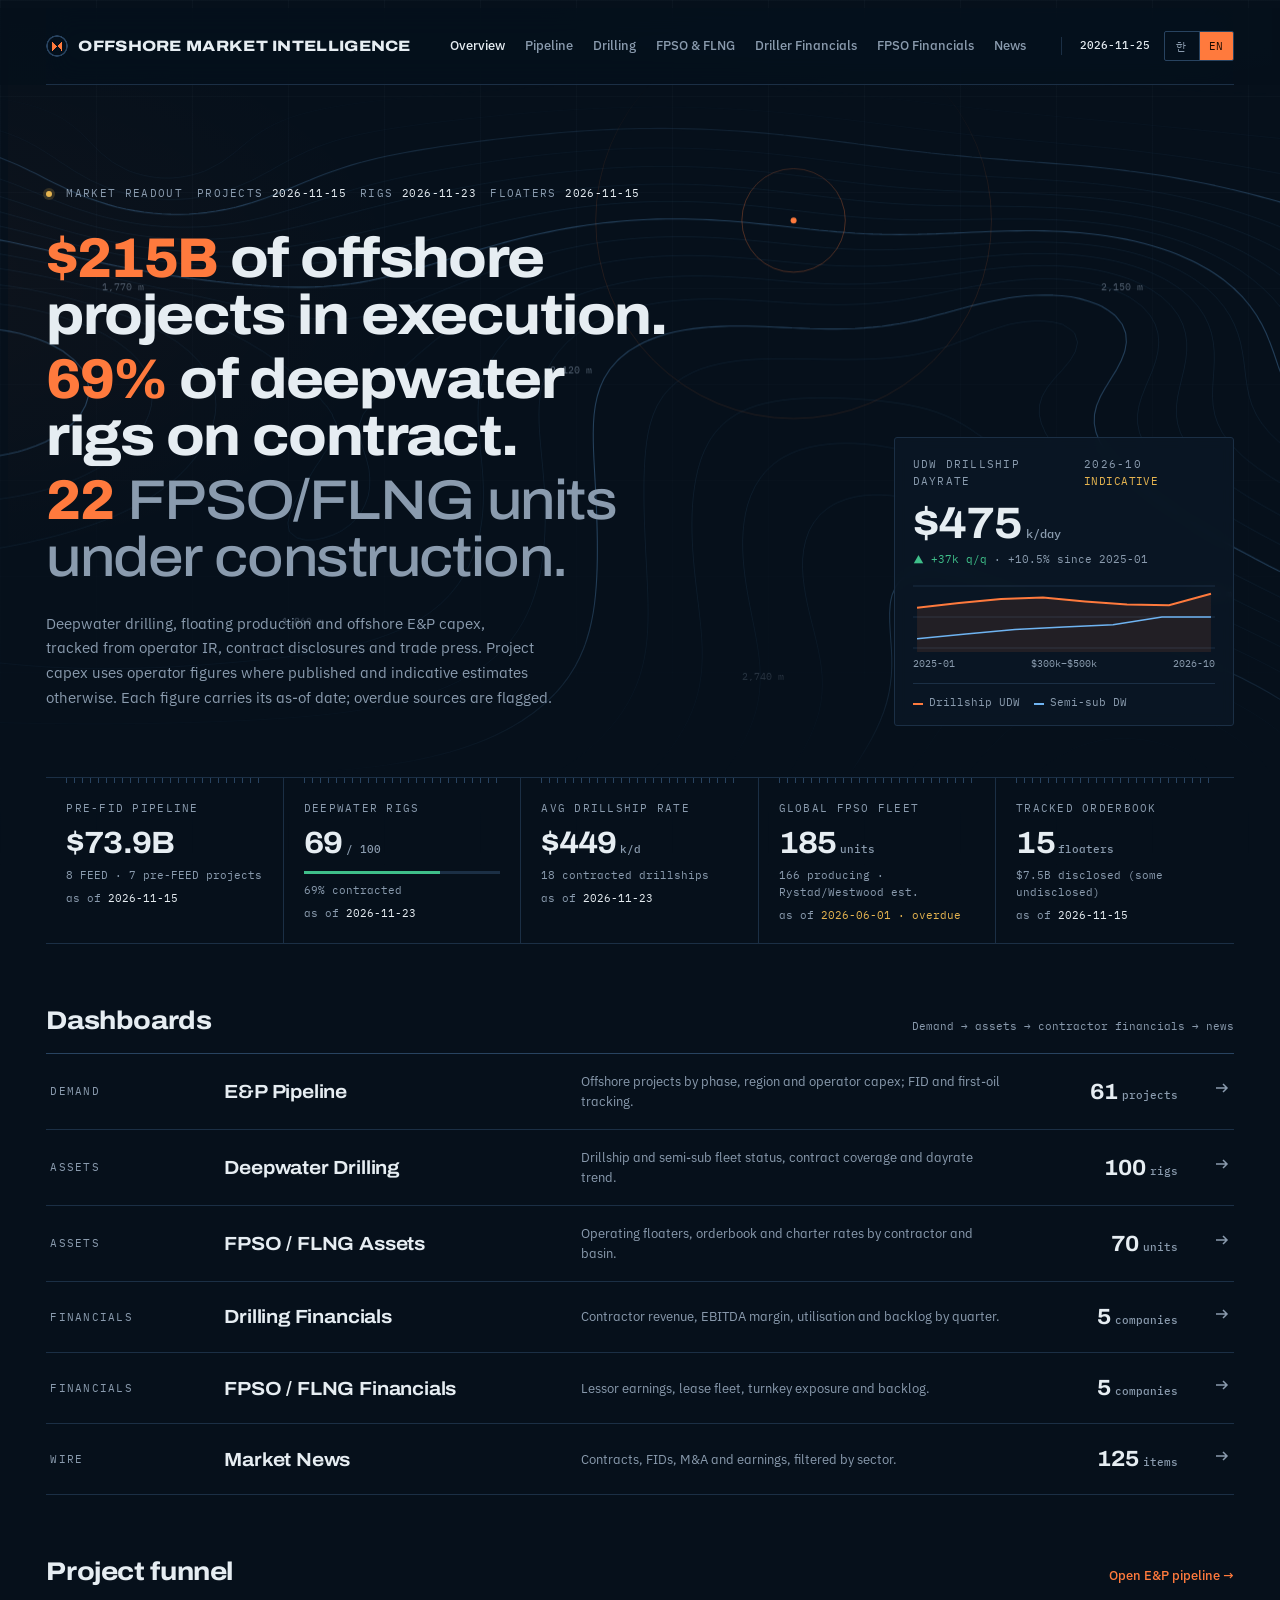
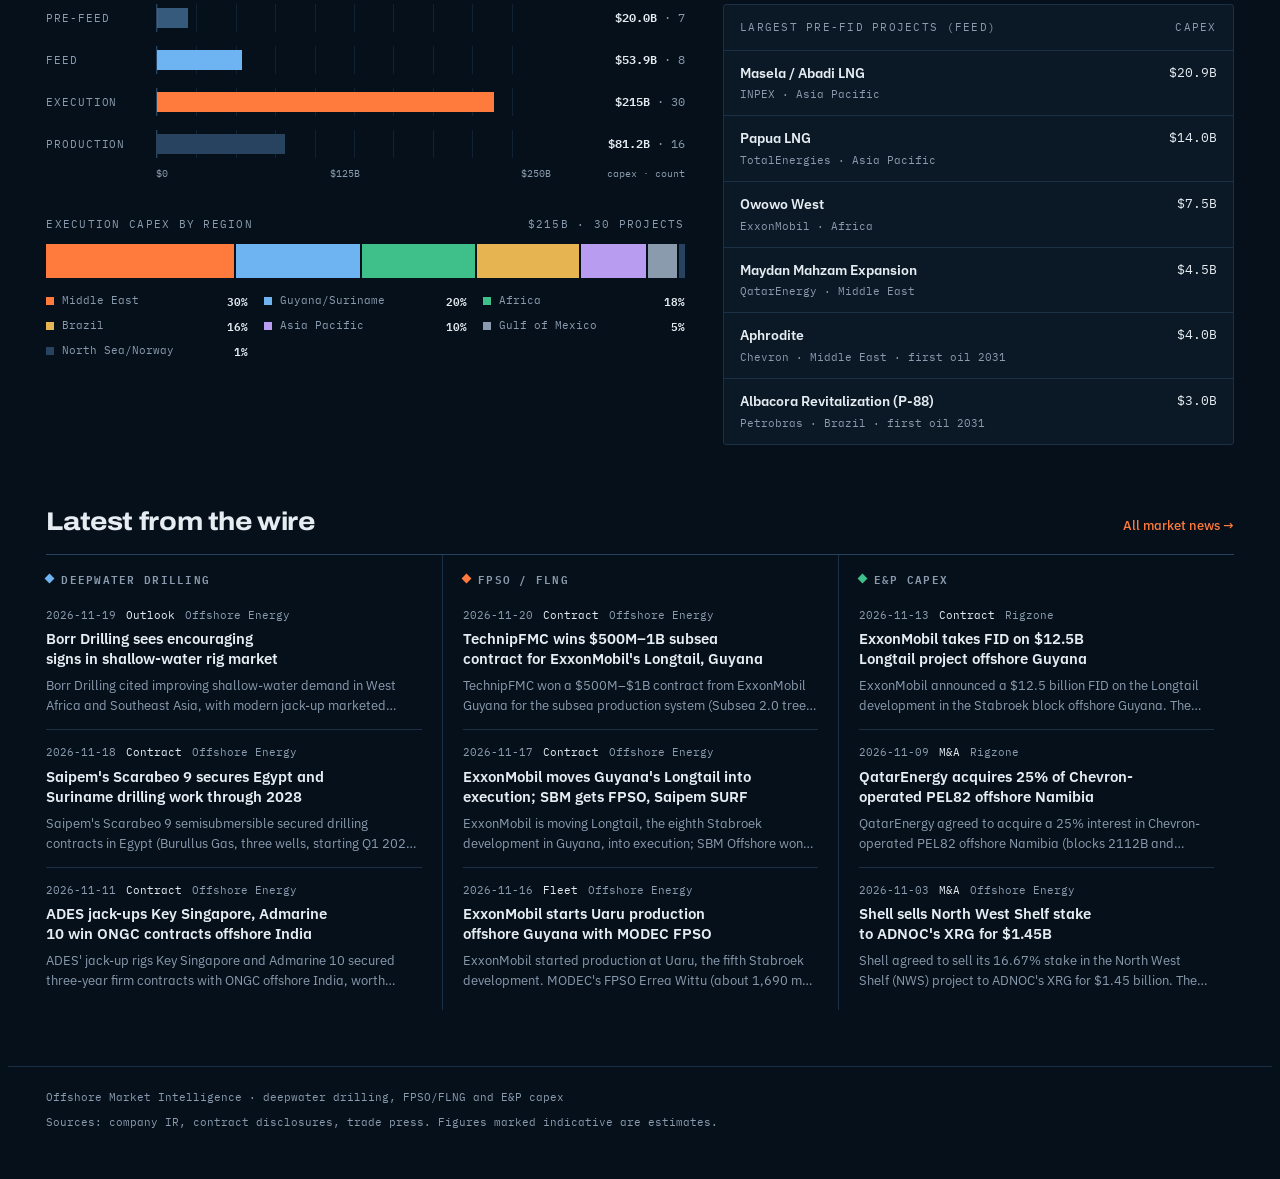
<file: index.html>
<!DOCTYPE html>
<html lang="ko">
<head>
  <meta charset="UTF-8">
  <meta name="viewport" content="width=device-width, initial-scale=1.0, viewport-fit=cover">
  <title>Offshore Market Intelligence</title>
  <meta name="description" content="Weekly intelligence on deepwater drilling, FPSO/FLNG assets and offshore E&amp;P capex.">
  <link rel="icon" href="data:image/svg+xml,%3Csvg xmlns='http://www.w3.org/2000/svg' viewBox='0 0 32 32'%3E%3Crect width='32' height='32' rx='6' fill='%2306101b'/%3E%3Ccircle cx='16' cy='16' r='11' fill='none' stroke='%23284360' stroke-width='2'/%3E%3Cpath d='M16 6l3 10-3 10-3-10z' fill='%23ff7a3d'/%3E%3C/svg%3E">
  <link rel="preconnect" href="https://fonts.googleapis.com">
  <link rel="preconnect" href="https://fonts.gstatic.com" crossorigin>
  <link href="https://fonts.googleapis.com/css2?family=Archivo:wdth,wght@62..125,400..900&family=IBM+Plex+Mono:wght@400;500;600&family=IBM+Plex+Sans+KR:wght@400;500;600;700&family=IBM+Plex+Sans:ital,wght@0,400;0,500;0,600;0,700;1,400&display=swap" rel="stylesheet">
  <link rel="stylesheet" href="assets/theme.css">
  <script src="assets/theme.js"></script>
  <style>
    /* Overview — "sounding sheet": the headline is the week's readout,
       set over a bathymetric contour field; everything below is an index into the chart room. */
    .ov { max-width: 1520px; margin: 0 auto; padding-inline: clamp(16px, 3vw, 40px); }

    /* ---------- hero ---------- */
    .hero {
      position: relative; isolation: isolate;
      padding-block: clamp(28px, 5vw, 72px) clamp(28px, 4vw, 56px);
      border-bottom: 1px solid var(--line);
    }
    .hero-field {
      position: absolute; inset: -40px calc(50% - 50vw) 0; z-index: -1; pointer-events: none;
      overflow: hidden;
      mask-image: linear-gradient(to bottom, transparent 0, #000 18%, #000 70%, transparent 100%);
    }
    .hero-field canvas { width: 100%; height: 100%; display: block; }
    .hero-grid { display: grid; grid-template-columns: minmax(0, 1fr) minmax(260px, 340px); gap: clamp(24px, 4vw, 64px); align-items: end; }
    .eyebrow {
      display: flex; flex-wrap: wrap; align-items: center; gap: 6px 14px;
      font-family: var(--font-mono); font-size: 11px; letter-spacing: .12em; text-transform: uppercase; color: var(--silt);
      margin-bottom: clamp(18px, 2.4vw, 28px);
    }
    .eyebrow .pip { width: 6px; height: 6px; background: var(--kelp); border-radius: 50%; box-shadow: 0 0 0 3px rgba(63,191,138,.18); }
    .eyebrow b { color: var(--foam); font-weight: 500; }
    .eyebrow .pip.warn { background: var(--amber); box-shadow: 0 0 0 3px rgba(230,180,80,.18); }
    .asof { color: var(--foam); letter-spacing: .04em; }
    .asof.stale { color: var(--amber); }
    .snd-asof { font-family: var(--font-mono); font-size: 10.5px; color: var(--silt); margin-top: 6px; }
    .snd-asof .asof { text-transform: none; letter-spacing: 0; }
    .readout {
      font-family: var(--font-display); font-stretch: 112%; font-weight: 750;
      font-size: clamp(2.1rem, 1.1rem + 3vw, 4.1rem); line-height: 1.02; letter-spacing: -.028em;
      max-width: 23ch; margin: 0;
    }
    .readout .line { display: block; text-wrap: balance; }
    .readout .line + .line { margin-top: .12em; }
    .readout .num {
      color: var(--signal); font-stretch: 100%; font-variant-numeric: tabular-nums lining-nums;
      font-weight: 800;
    }
    .readout .soft { color: var(--silt); font-weight: 500; }
    .lede { margin-top: clamp(18px, 2vw, 26px); max-width: 60ch; color: var(--silt); font-size: 15px; line-height: 1.65; }

    /* dayrate instrument */
    .gauge {
      border: 1px solid var(--line); background: rgba(11,24,38,.78); border-radius: var(--radius);
      -webkit-backdrop-filter: blur(6px); backdrop-filter: blur(6px);
      padding: 18px 18px 14px;
    }
    .gauge-head { display: flex; justify-content: space-between; align-items: baseline; gap: 10px; }
    .k { font-family: var(--font-mono); font-size: 10.5px; letter-spacing: .12em; text-transform: uppercase; color: var(--silt); }
    .gauge-val { font-family: var(--font-display); font-stretch: 108%; font-weight: 700; font-size: 44px; line-height: 1; letter-spacing: -.02em; margin-top: 12px; font-variant-numeric: tabular-nums; }
    .gauge-val small { font-family: var(--font-mono); font-size: 12px; color: var(--silt); font-weight: 500; letter-spacing: 0; margin-left: 4px; }
    .gauge-delta { font-family: var(--font-mono); font-size: 11px; margin-top: 6px; }
    .up { color: var(--kelp); } .down { color: var(--coral); }
    .spark { display: block; width: 100%; height: 72px; margin-top: 12px; overflow: visible; }
    .spark-axis { display: flex; justify-content: space-between; font-family: var(--font-mono); font-size: 10px; color: var(--silt); margin-top: 4px; }
    .gauge-legend { display: flex; gap: 14px; margin-top: 12px; padding-top: 10px; border-top: 1px solid var(--line); font-family: var(--font-mono); font-size: 10.5px; color: var(--silt); }
    .gauge-legend i { display: inline-block; width: 10px; height: 2px; vertical-align: middle; margin-right: 6px; }

    /* ---------- soundings strip ---------- */
    .soundings { display: grid; grid-template-columns: repeat(5, minmax(0, 1fr)); border-bottom: 1px solid var(--line); }
    .snd { position: relative; padding: 22px 20px 20px; border-right: 1px solid var(--line); min-width: 0; }
    .snd:last-child { border-right: 0; }
    .snd::before { content: ""; position: absolute; left: 20px; right: 20px; top: 0; height: 5px; background: repeating-linear-gradient(to right, var(--line-2) 0 1px, transparent 1px 8px); }
    .snd-val { font-family: var(--font-display); font-stretch: 108%; font-weight: 700; font-size: clamp(26px, 2.4vw, 34px); letter-spacing: -.02em; line-height: 1; margin-top: 12px; font-variant-numeric: tabular-nums; }
    .snd-val small { font-family: var(--font-mono); font-size: 11px; color: var(--silt); font-weight: 500; letter-spacing: 0; margin-left: 3px; }
    .snd-sub { font-family: var(--font-mono); font-size: 11px; color: var(--silt); margin-top: 8px; }
    .meter { height: 3px; background: var(--line); margin-top: 12px; position: relative; overflow: hidden; }
    .meter > i { position: absolute; inset: 0 auto 0 0; background: var(--kelp); transform-origin: left; }

    /* ---------- sections ---------- */
    .sec { padding-block: clamp(36px, 5vw, 64px) 0; }
    .sec-head { display: flex; justify-content: space-between; align-items: end; gap: 12px 24px; flex-wrap: wrap; margin-bottom: 18px; }
    .sec-title { font-family: var(--font-display); font-stretch: 112%; font-weight: 750; font-size: clamp(22px, 2vw, 30px); letter-spacing: -.015em; line-height: 1.05; margin: 0; }
    .sec-note { font-family: var(--font-mono); font-size: 11px; color: var(--silt); }
    .sec-link { font-size: 13px; font-weight: 500; color: var(--signal); text-decoration: none; }
    .sec-link:hover { text-decoration: underline; }

    /* chart index */
    .index { border-top: 1px solid var(--line-2); }
    .row {
      display: grid; grid-template-columns: 150px minmax(0, 1.1fr) minmax(0, 1.4fr) 150px 28px; gap: 8px 24px; align-items: center;
      padding: 18px 4px; border-bottom: 1px solid var(--line); color: var(--foam); text-decoration: none;
      transition: background-color .2s var(--ease), padding .25s var(--ease);
    }
    .row:hover { background: linear-gradient(90deg, rgba(255,122,61,.07), transparent 70%); padding-left: 14px; }
    .row-kind { font-family: var(--font-mono); font-size: 10.5px; letter-spacing: .12em; text-transform: uppercase; color: var(--silt); }
    .row-title { font-family: var(--font-display); font-stretch: 110%; font-weight: 650; font-size: 19px; letter-spacing: -.01em; }
    .row-desc { color: var(--silt); font-size: 13px; line-height: 1.5; }
    .row-fig { font-family: var(--font-display); font-stretch: 108%; font-weight: 700; font-size: 22px; text-align: right; font-variant-numeric: tabular-nums; white-space: nowrap; }
    .row-fig small { font-family: var(--font-mono); font-size: 11px; color: var(--silt); font-weight: 500; margin-left: 4px; }
    .row-arrow { color: var(--silt); transition: transform .25s var(--ease), color .2s; justify-self: end; }
    .row:hover .row-arrow { transform: translateX(4px); color: var(--signal); }

    /* funnel */
    .split { display: grid; grid-template-columns: minmax(0, 1.25fr) minmax(0, 1fr); gap: clamp(20px, 3vw, 40px); }
    .funnel { display: grid; gap: 14px; }
    .fn { display: grid; grid-template-columns: 96px minmax(0, 1fr) 120px; gap: 14px; align-items: center; }
    .fn-name { font-family: var(--font-mono); font-size: 11px; letter-spacing: .08em; text-transform: uppercase; color: var(--silt); }
    .fn-track { height: 28px; background: repeating-linear-gradient(to right, rgba(40,67,96,.35) 0 1px, transparent 1px 10%); position: relative; border-left: 1px solid var(--line-2); }
    .fn-bar { position: absolute; inset: 4px auto 4px 0; background: var(--sonar); transform-origin: left; }
    .fn-bar.exec { background: var(--signal); }
    .fn-bar.prod { background: var(--line-2); }
    .fn-bar.pre { background: rgba(111,180,242,.45); }
    .fn-val { font-family: var(--font-mono); font-size: 12px; text-align: right; font-variant-numeric: tabular-nums; }
    .fn-val b { color: var(--foam); font-weight: 600; }
    .fn-val span { color: var(--silt); }
    .fn-scale { display: grid; grid-template-columns: 96px minmax(0, 1fr) 120px; gap: 14px; font-family: var(--font-mono); font-size: 10px; color: var(--silt); }
    .fn-scale div { display: flex; justify-content: space-between; }
    .mix { margin-top: 34px; }
    .mix-bar { display: flex; height: 34px; gap: 2px; margin-top: 12px; }
    .mix-bar > i { display: block; min-width: 3px; transition: filter .15s; }
    .mix-bar > i:hover { filter: brightness(1.25); }
    .mix-legend { display: grid; grid-template-columns: repeat(auto-fill, minmax(150px, 1fr)); gap: 8px 16px; margin-top: 14px; font-family: var(--font-mono); font-size: 11px; color: var(--silt); }
    .mix-legend span { display: flex; align-items: center; gap: 8px; min-width: 0; }
    .mix-legend i { width: 8px; height: 8px; flex: none; }
    .mix-legend b { color: var(--foam); font-weight: 600; margin-left: auto; font-variant-numeric: tabular-nums; }
    .card { border: 1px solid var(--line); background: var(--hull); border-radius: var(--radius); }
    .card-head { padding: 14px 16px; border-bottom: 1px solid var(--line); display: flex; justify-content: space-between; align-items: baseline; gap: 10px; }
    .fid { list-style: none; margin: 0; padding: 0; }
    .fid li { display: grid; grid-template-columns: minmax(0, 1fr) auto; gap: 2px 12px; padding: 12px 16px; border-bottom: 1px solid var(--line); }
    .fid li:last-child { border-bottom: 0; }
    .fid-name { font-weight: 600; font-size: 14px; min-width: 0; }
    .fid-cap { font-family: var(--font-mono); font-size: 13px; font-variant-numeric: tabular-nums; text-align: right; }
    .fid-meta { font-family: var(--font-mono); font-size: 11px; color: var(--silt); grid-column: 1 / -1; }

    /* news */
    .wire { display: grid; grid-template-columns: repeat(3, minmax(0, 1fr)); gap: 0; border-top: 1px solid var(--line-2); }
    .wire-col { padding: 16px 20px 6px 0; min-width: 0; }
    .wire-col + .wire-col { padding-left: 20px; border-left: 1px solid var(--line); }
    .wire-col h3 { display: flex; align-items: center; gap: 8px; font-family: var(--font-mono); font-size: 10.5px; letter-spacing: .12em; text-transform: uppercase; color: var(--silt); font-weight: 600; margin: 0 0 6px; }
    .wire-col h3 i { width: 7px; height: 7px; transform: rotate(45deg); display: inline-block; }
    .item { display: block; padding: 14px 0; border-bottom: 1px solid var(--line); color: var(--foam); text-decoration: none; }
    .item:last-child { border-bottom: 0; }
    .item-meta { display: flex; gap: 10px; font-family: var(--font-mono); font-size: 10.5px; color: var(--silt); margin-bottom: 6px; }
    .item-meta .cat { color: var(--foam); }
    .item-title { font-weight: 600; font-size: 14.5px; line-height: 1.38; text-wrap: balance; transition: color .15s; }
    .item:hover .item-title { color: var(--signal); }
    .item-sum { color: var(--silt); font-size: 12.5px; line-height: 1.6; margin-top: 6px; display: -webkit-box; -webkit-line-clamp: 2; -webkit-box-orient: vertical; overflow: hidden; }

    .err { margin: 40px 0; padding: 16px; border: 1px dashed var(--coral); color: var(--coral); font-family: var(--font-mono); font-size: 12px; }

    @media (prefers-reduced-motion: no-preference) {
      .readout .line { animation: omi-up .8s var(--ease) both; }
      .readout .line:nth-child(2) { animation-delay: .08s; }
      .readout .line:nth-child(3) { animation-delay: .16s; }
      .fn-bar, .meter > i { animation: grow 1s var(--ease) both .2s; }
    }
    @keyframes omi-up { from { opacity: .4; transform: translateY(14px); } to { opacity: 1; transform: none; } }
    @keyframes grow { from { transform: scaleX(.02); } to { transform: none; } }

    @media (max-width: 1100px) {
      .hero-grid, .split { grid-template-columns: 1fr; }
      .gauge { max-width: 460px; }
            .soundings { grid-template-columns: repeat(6, minmax(0, 1fr)); }
      .snd { grid-column: span 2; }
      .snd:nth-child(n+4) { grid-column: span 3; border-top: 1px solid var(--line); }
      .snd:nth-child(3) { border-right: 0; }
      .row { grid-template-columns: 120px minmax(0, 1fr) 120px 20px; }
      .row-desc { display: none; }
      .wire { grid-template-columns: 1fr; }
      .wire-col + .wire-col { padding-left: 0; border-left: 0; border-top: 1px solid var(--line-2); }
    }
    @media (max-width: 640px) {
      .soundings { grid-template-columns: repeat(2, minmax(0, 1fr)); }
      .snd { border-right: 1px solid var(--line) !important; border-top: 1px solid var(--line); padding: 18px 14px 16px; }
      .snd:nth-child(2n) { border-right: 0 !important; }
      .snd:nth-child(-n+2) { border-top: 0; }
      .soundings { grid-template-columns: repeat(2, minmax(0, 1fr)); }
      .snd, .snd:nth-child(n+4) { grid-column: auto; }
      .snd:last-child { grid-column: 1 / -1; border-right: 0 !important; }
      .snd::before { left: 14px; right: 14px; }
      .row { grid-template-columns: minmax(0, 1fr) auto; padding: 16px 2px; }
      .row-kind { grid-column: 1 / -1; }
      .row-arrow { display: none; }
      .fn { grid-template-columns: 70px minmax(0, 1fr) 92px; gap: 10px; }
      .fn-scale { grid-template-columns: 70px minmax(0, 1fr) 92px; gap: 10px; }
    }
  </style>
</head>
<body>
<div class="container">
  <header class="header">
    <div class="header-title">
      <h1>Offshore Market Intelligence</h1>
      <span class="subtitle">Deepwater offshore market dashboard</span>
    </div>
    <div class="header-right">
      <nav class="header-nav" aria-label="Dashboards">
        <span class="nav-link active">Overview</span>
        <a href="pipeline.html" class="nav-link">E&amp;P Pipeline</a>
        <a href="drilling.html" class="nav-link">Deepwater Drilling</a>
        <a href="fpso.html" class="nav-link">FPSO / FLNG Assets</a>
        <a href="earnings.html" class="nav-link">Drilling Financials</a>
        <a href="fpso_earnings.html" class="nav-link">FPSO / FLNG Financials</a>
        <a href="news.html" class="nav-link">Market News</a>
      </nav>
      <div class="header-meta" id="header-meta"><span>Updated</span><span class="value">—</span></div>
    </div>
  </header>
</div>

<main class="ov" id="app">
  <section class="hero" aria-labelledby="readout">
    <div class="hero-field" aria-hidden="true"><canvas id="field"></canvas></div>
    <div class="hero-grid">
      <div>
        <div class="eyebrow" id="eyebrow"><span class="pip"></span><span>Weekly readout</span></div>
        <h2 class="readout" id="readout">
          <span class="line"><span class="num">—</span> in offshore projects under execution.</span>
        </h2>
        <p class="lede">Deepwater drilling, floating production and offshore E&amp;P capex, tracked from operator IR, contract disclosures and trade press. Project capex uses operator figures where published and indicative estimates otherwise. Each figure carries its as-of date; overdue sources are flagged.</p>
      </div>
      <aside class="gauge" id="gauge" aria-label="UDW drillship dayrate">
        <div class="gauge-head"><span class="k">UDW drillship dayrate</span><span class="k" id="g-date">—</span></div>
        <div class="gauge-val" id="g-val">—</div>
        <div class="gauge-delta" id="g-delta">&nbsp;</div>
        <svg class="spark" id="spark" viewBox="0 0 300 72" preserveAspectRatio="none" role="img" aria-label="Quarterly dayrate trend"></svg>
        <div class="spark-axis" id="spark-axis"></div>
        <div class="gauge-legend"><span><i style="background:var(--signal)"></i>Drillship UDW</span><span><i style="background:var(--sonar)"></i>Semi-sub DW</span></div>
      </aside>
    </div>
  </section>

  <section class="soundings" id="soundings" aria-label="Key figures"></section>

  <section class="sec" aria-labelledby="idx-title">
    <div class="sec-head">
      <h2 class="sec-title" id="idx-title">Dashboards</h2>
      <span class="sec-note">Demand → assets → contractor financials → news</span>
    </div>
    <nav class="index" id="index" aria-label="Dashboard index"></nav>
  </section>

  <section class="sec" aria-labelledby="fn-title">
    <div class="sec-head">
      <h2 class="sec-title" id="fn-title">Project funnel</h2>
      <a class="sec-link" href="pipeline.html">Open E&amp;P pipeline →</a>
    </div>
    <div class="split">
      <div>
        <div class="funnel" id="funnel"></div>
        <div class="fn-scale" id="fn-scale" style="margin-top:8px"></div>
        <div class="mix">
          <div class="sec-head" style="margin:0"><span class="k">Execution capex by region</span><span class="k" id="mix-total"></span></div>
          <div class="mix-bar" id="mix-bar" role="img" aria-label="Execution-phase capex split by region"></div>
          <div class="mix-legend" id="mix-legend"></div>
        </div>
      </div>
      <div class="card">
        <div class="card-head"><span class="k">Largest pre-FID projects (FEED)</span><span class="k">CAPEX</span></div>
        <ul class="fid" id="fid"></ul>
      </div>
    </div>
  </section>

  <section class="sec" aria-labelledby="news-title">
    <div class="sec-head">
      <h2 class="sec-title" id="news-title">Latest from the wire</h2>
      <a class="sec-link" href="news.html">All market news →</a>
    </div>
    <div class="wire" id="wire"></div>
  </section>
</main>

<script>
(function () {
  /* ---------- bathymetric contour field ---------- */
  var cv = document.getElementById('field');
  var ctx = cv.getContext('2d');
  var reduce = window.matchMedia('(prefers-reduced-motion: reduce)').matches;
  var seeds = [];
  (function () { var s = 41; function r() { s = (s * 16807) % 2147483647; return s / 2147483647; }
    for (var i = 0; i < 9; i++) seeds.push({ x: r(), y: r(), a: (r() - .35) * 1.6, w: .08 + r() * .22 }); })();
  function depth(x, y) {
    var v = y * 1.2;                                   /* shelf slopes into the deep toward the bottom */
    for (var i = 0; i < seeds.length; i++) {
      var s = seeds[i], dx = x - s.x, dy = y - s.y;
      v += s.a * Math.exp(-(dx * dx + dy * dy) / (s.w * s.w));
    }
    return v;
  }
  var ping = { x: .62, y: .2 };
  var grid = null, W = 0, H = 0, dpr = 1;
  function build() {
    var r = cv.getBoundingClientRect();
    dpr = Math.min(window.devicePixelRatio || 1, 2);
    W = Math.max(1, r.width); H = Math.max(1, r.height);
    cv.width = W * dpr; cv.height = H * dpr;
    var step = 9, cols = Math.ceil(W / step) + 1, rows = Math.ceil(H / step) + 1;
    var g = new Float32Array(cols * rows);
    for (var j = 0; j < rows; j++) for (var i = 0; i < cols; i++) g[j * cols + i] = depth(i * step / W, j * step / H);
    grid = { g: g, cols: cols, rows: rows, step: step };
  }
  function contours() {
    var g = grid.g, C = grid.cols, R = grid.rows, s = grid.step;
    ctx.setTransform(dpr, 0, 0, dpr, 0, 0);
    ctx.clearRect(0, 0, W, H);
    for (var L = -0.6, n = 0; L < 2.2; L += 0.09, n++) {
      var major = n % 5 === 0;
      ctx.beginPath();
      ctx.strokeStyle = major ? 'rgba(111,180,242,.30)' : 'rgba(111,180,242,.12)';
      ctx.lineWidth = major ? 1.1 : .7;
      for (var j = 0; j < R - 1; j++) for (var i = 0; i < C - 1; i++) {
        var a = g[j*C+i], b = g[j*C+i+1], c = g[(j+1)*C+i+1], d = g[(j+1)*C+i];
        var idx = (a > L) | ((b > L) << 1) | ((c > L) << 2) | ((d > L) << 3);
        if (idx === 0 || idx === 15) continue;
        var x = i * s, y = j * s;
        var t = function (p, q) { return (L - p) / (q - p); };
        var top = [x + s * t(a, b), y], right = [x + s, y + s * t(b, c)], bot = [x + s * t(d, c), y + s], left = [x, y + s * t(a, d)];
        var segs = { 1:[left,top],2:[top,right],3:[left,right],4:[right,bot],5:[left,top,right,bot],6:[top,bot],7:[left,bot],
                     8:[bot,left],9:[bot,top],10:[top,right,bot,left],11:[bot,right],12:[right,left],13:[right,top],14:[top,left] }[idx];
        for (var k = 0; k < segs.length; k += 2) { ctx.moveTo(segs[k][0], segs[k][1]); ctx.lineTo(segs[k+1][0], segs[k+1][1]); }
      }
      ctx.stroke();
    }
    /* soundings (depth labels in metres) */
    ctx.font = '10px "IBM Plex Mono", ui-monospace, monospace';
    ctx.fillStyle = 'rgba(138,155,174,.55)';
    var marks = [[.08,.30],[.22,.78],[.43,.42],[.58,.86],[.86,.30],[.93,.74]];
    marks.forEach(function (m) {
      var dm = Math.round(Math.max(60, depth(m[0], m[1]) * 1900) / 10) * 10;
      ctx.fillText(dm.toLocaleString('en-US') + ' m', m[0] * W, m[1] * H);
    });
  }
  var base = null;
  function render() {
    build(); contours();
    base = ctx.getImageData(0, 0, cv.width, cv.height);
  }
  var t0 = performance.now();
  function frame(t) {
    if (!base) return;
    ctx.putImageData(base, 0, 0);
    ctx.setTransform(dpr, 0, 0, dpr, 0, 0);
    var px = ping.x * W, py = ping.y * H, period = 4200;
    for (var k = 0; k < 2; k++) {
      var p = (((t - t0) + k * period / 2) % period) / period;
      ctx.beginPath(); ctx.arc(px, py, 6 + p * Math.min(W, H) * .42, 0, Math.PI * 2);
      ctx.strokeStyle = 'rgba(255,122,61,' + (0.35 * (1 - p)).toFixed(3) + ')'; ctx.lineWidth = 1; ctx.stroke();
    }
    ctx.beginPath(); ctx.arc(px, py, 3, 0, Math.PI * 2); ctx.fillStyle = '#ff7a3d'; ctx.fill();
    if (!reduce && visible) requestAnimationFrame(frame);
  }
  var visible = true;
  render(); frame(t0 + 900);
  if (!reduce) requestAnimationFrame(frame);
  if ('IntersectionObserver' in window) new IntersectionObserver(function (e) {
    var was = visible; visible = e[0].isIntersecting; if (visible && !was && !reduce) requestAnimationFrame(frame);
  }).observe(cv);
  var rz; window.addEventListener('resize', function () { clearTimeout(rz); rz = setTimeout(function () { render(); frame(performance.now()); }, 150); });
  if (document.fonts && document.fonts.ready) document.fonts.ready.then(function () { render(); frame(performance.now()); });
})();

(async function () {
  function esc(s) { return s == null ? '' : String(s).replace(/&/g,'&amp;').replace(/</g,'&lt;').replace(/>/g,'&gt;').replace(/"/g,'&quot;'); }
  function fmtB(v) { return '$' + (v >= 100 ? Math.round(v) : v.toFixed(1)) + 'B'; }
  var files = ['fleet','pipeline','fpso','earnings','fpso_earnings','news','rates'];
  try {
    var D = {};
    var res = await Promise.all(files.map(function (f) {
      return fetch('./data/' + f + '.json', { cache: 'no-cache' }).then(function (r) { if (!r.ok) throw new Error(f + '.json ' + r.status); return r.json(); });
    }));
    files.forEach(function (f, i) { D[f] = res[i]; });

    var projects = D.pipeline.projects || [];
    var sum = function (arr) { return arr.reduce(function (a, p) { return a + (p.capex_busd || 0); }, 0); };
    var byPhase = function (ph) { return projects.filter(function (p) { return p.phase === ph; }); };
    var execP = projects.filter(function (p) { return p.phase === 'Execution' || p.phase === 'FID'; });
    var feedP = byPhase('FEED');
    var dw = D.fleet.rigs.filter(function (r) { return r.type === 'Drillship' || r.type === 'Semisubmersible'; });
    var dwOn = dw.filter(function (r) { return r.status === 'On Contract'; }).length;
    var util = dw.length ? Math.round(dwOn / dw.length * 100) : 0;
    var ms = D.fpso.market_summary || {};
    var latest = [D.fleet.updated, D.pipeline.updated, D.fpso.updated, D.earnings.updated, D.fpso_earnings.updated, D.news.updated, D.rates.updated]
      .filter(Boolean).sort().pop() || '—';

    document.querySelector('#header-meta .value').textContent = latest;

    /* data freshness: each figure carries its own as-of date; overdue sources are flagged */
    var cadence = { pipeline: 40, fleet: 14, fpso: 40, earnings: 100, fpso_earnings: 100, rates: 100, news: 10 };
    var today = new Date(); today.setHours(0, 0, 0, 0);
    var ageDays = function (f) { var u = D[f] && D[f].updated; return u ? Math.floor((today - new Date(u + 'T00:00:00')) / 864e5) : 9999; };
    var isStale = function (f) { return ageDays(f) > cadence[f]; };
    var msAsOf = (D.fpso.market_summary && D.fpso.market_summary.as_of) || D.fpso.updated;
    D.fpso_market = { updated: msAsOf }; cadence.fpso_market = 100;
    var asof = function (f) { return '<span class="asof' + (isStale(f) ? ' stale' : '') + '" title="' + (isStale(f) ? 'Overdue: last updated ' + ageDays(f) + ' days ago' : 'Updated ' + ageDays(f) + ' days ago') + '">' + esc(D[f].updated) + (isStale(f) ? ' · overdue' : '') + '</span>'; };
    var anyStale = ['pipeline', 'fleet', 'fpso_market'].some(isStale);
    document.getElementById('eyebrow').innerHTML =
      '<span class="pip' + (anyStale ? ' warn' : '') + '"></span><span>Market readout</span>' +
      '<span>Projects ' + asof('pipeline') + '</span><span>Rigs ' + asof('fleet') + '</span><span>Floaters ' + asof('fpso') + '</span>';

    document.getElementById('readout').innerHTML =
      '<span class="line"><span class="num">' + fmtB(sum(execP)) + '</span> of offshore projects in execution.</span>' +
      '<span class="line"><span class="num">' + util + '%</span> of deepwater rigs on contract.</span>' +
      '<span class="line"><span class="num">' + (ms.under_construction != null ? ms.under_construction : '—') + '</span><span class="soft"> FPSO/FLNG units under construction.</span></span>';

    /* dayrate gauge */
    var series = function (type, tier) {
      return (D.rates.day_rates || []).filter(function (x) { return x.rig_type === type && x.tier === tier; })
        .sort(function (a, b) { return a.date.localeCompare(b.date); });
    };
    var ds = series('Drillship', 'Ultra-deepwater'), ss = series('Semisubmersible', 'Deepwater');
    if (ds.length) {
      var last = ds[ds.length - 1], first = ds[0], prev = ds[ds.length - 2] || first;
      document.getElementById('g-val').innerHTML = '$' + last.rate_kusd + '<small>k/day</small>';
      document.getElementById('g-date').innerHTML = esc(last.date) + (/^indicative/i.test(last.source || '') ? ' <span class="asof stale" title="' + esc(last.source) + '">indicative</span>' : '');
      var ch = last.rate_kusd - prev.rate_kusd, chY = ((last.rate_kusd / first.rate_kusd - 1) * 100);
      document.getElementById('g-delta').innerHTML =
        '<span class="' + (ch >= 0 ? 'up' : 'down') + '">' + (ch >= 0 ? '▲ +' : '▼ ') + ch + 'k q/q</span>' +
        '<span style="color:var(--silt)"> · ' + (chY >= 0 ? '+' : '') + chY.toFixed(1) + '% since ' + first.date + '</span>';
      var all = ds.concat(ss).map(function (x) { return x.rate_kusd; });
      var lo = Math.floor((Math.min.apply(null, all) - 20) / 50) * 50, hi = Math.ceil((Math.max.apply(null, all) + 10) / 50) * 50;
      var X = function (i, n) { return 4 + i * (292 / Math.max(1, n - 1)); }, Y = function (v) { return 68 - (v - lo) / (hi - lo) * 62; };
      var path = function (arr) { return arr.map(function (x, i) { return (i ? 'L' : 'M') + X(i, arr.length).toFixed(1) + ' ' + Y(x.rate_kusd).toFixed(1); }).join(' '); };
      var svg = '';
      [lo, (lo + hi) / 2, hi].forEach(function (v) { svg += '<line x1="0" x2="300" y1="' + Y(v) + '" y2="' + Y(v) + '" stroke="rgba(40,67,96,.55)" stroke-width="1" vector-effect="non-scaling-stroke"/>'; });
      svg += '<path d="' + path(ds) + ' L' + X(ds.length - 1, ds.length) + ' 72 L4 72 Z" fill="rgba(255,122,61,.10)"/>';
      if (ss.length) svg += '<path d="' + path(ss) + '" fill="none" stroke="#6fb4f2" stroke-width="1.5" vector-effect="non-scaling-stroke"/>';
      svg += '<path d="' + path(ds) + '" fill="none" stroke="#ff7a3d" stroke-width="2" vector-effect="non-scaling-stroke"/>';
      document.getElementById('spark').innerHTML = svg;
      document.getElementById('spark-axis').innerHTML = '<span>' + esc(first.date) + '</span><span>$' + lo + 'k–$' + hi + 'k</span><span>' + esc(last.date) + '</span>';
    }

    /* soundings */
    var obVal = (D.fpso.orderbook || []).reduce(function (a, o) { return a + (o.contract_value_busd || 0); }, 0);
    var udw = dw.filter(function (r) { return r.type === 'Drillship'; });
    var udwRates = udw.filter(function (r) { return r.status === 'On Contract' && r.day_rate_kusd; }).map(function (r) { return r.day_rate_kusd; });
    var avgRate = udwRates.length ? Math.round(udwRates.reduce(function (a, b) { return a + b; }, 0) / udwRates.length) : null;
    var S = [
      { k: 'Pre-FID pipeline', v: fmtB(sum(feedP) + sum(byPhase('Pre-FEED'))), sub: feedP.length + ' FEED · ' + byPhase('Pre-FEED').length + ' pre-FEED projects', f: 'pipeline' },
      { k: 'Deepwater rigs', v: dwOn + '<small>/ ' + dw.length + '</small>', sub: util + '% contracted', meter: util, f: 'fleet' },
      { k: 'Avg drillship rate', v: avgRate ? '$' + avgRate + '<small>k/d</small>' : '—', sub: udwRates.length + ' contracted drillships', f: 'fleet' },
      { k: 'Global FPSO fleet', v: (ms.active_fleet || '—') + '<small>units</small>', sub: (ms.on_production || '—') + ' producing · Rystad/Westwood est.', f: 'fpso_market' },
      { k: 'Tracked orderbook', v: (D.fpso.orderbook || []).length + '<small>floaters</small>', sub: obVal ? fmtB(obVal) + ' disclosed (some undisclosed)' : 'contract values partly undisclosed', f: 'fpso' }
    ];
    document.getElementById('soundings').innerHTML = S.map(function (s) {
      return '<div class="snd"><div class="k">' + esc(s.k) + '</div><div class="snd-val">' + s.v + '</div>' +
        (s.meter != null ? '<div class="meter"><i style="width:' + s.meter + '%"></i></div>' : '') +
        '<div class="snd-sub">' + esc(s.sub) + '</div><div class="snd-asof">as of ' + asof(s.f) + '</div></div>';
    }).join('');

    /* index */
    var arrow = '<svg width="16" height="16" viewBox="0 0 16 16" aria-hidden="true"><path d="M2 8h11M9 4l4 4-4 4" fill="none" stroke="currentColor" stroke-width="1.5"/></svg>';
    var rows = [
      ['pipeline.html', 'Demand', 'E&amp;P Pipeline', 'Offshore projects by phase, region and operator capex; FID and first-oil tracking.', projects.length, 'projects'],
      ['drilling.html', 'Assets', 'Deepwater Drilling', 'Drillship and semi-sub fleet status, contract coverage and dayrate trend.', dw.length, 'rigs'],
      ['fpso.html', 'Assets', 'FPSO / FLNG Assets', 'Operating floaters, orderbook and charter rates by contractor and basin.', (D.fpso.vessels || []).length, 'units'],
      ['earnings.html', 'Financials', 'Drilling Financials', 'Contractor revenue, EBITDA margin, utilisation and backlog by quarter.', (D.earnings.companies || []).length, 'companies'],
      ['fpso_earnings.html', 'Financials', 'FPSO / FLNG Financials', 'Lessor earnings, lease fleet, turnkey exposure and backlog.', (D.fpso_earnings.companies || []).length, 'companies'],
      ['news.html', 'Wire', 'Market News', 'Contracts, FIDs, M&amp;A and earnings, filtered by sector.', (D.news.items || []).length, 'items']
    ];
    document.getElementById('index').innerHTML = rows.map(function (r) {
      return '<a class="row" href="' + r[0] + '"><span class="row-kind">' + r[1] + '</span><span class="row-title">' + r[2] +
        '</span><span class="row-desc">' + r[3] + '</span><span class="row-fig">' + r[4] + '<small>' + r[5] + '</small></span><span class="row-arrow">' + arrow + '</span></a>';
    }).join('');

    /* funnel */
    var phases = [['Pre-FEED', 'pre'], ['FEED', ''], ['Execution', 'exec'], ['Production', 'prod']];
    var caps = phases.map(function (p) { return sum(byPhase(p[0])) + (p[0] === 'Execution' ? sum(byPhase('FID')) : 0); });
    var maxC = Math.ceil(Math.max.apply(null, caps) / 50) * 50 || 50;
    document.getElementById('funnel').innerHTML = phases.map(function (p, i) {
      var n = byPhase(p[0]).length + (p[0] === 'Execution' ? byPhase('FID').length : 0);
      return '<div class="fn"><span class="fn-name">' + p[0] + '</span><div class="fn-track"><i class="fn-bar ' + p[1] + '" style="width:' + (caps[i] / maxC * 100).toFixed(1) + '%"></i></div>' +
        '<span class="fn-val"><b>' + fmtB(caps[i]) + '</b> <span>· ' + n + '</span></span></div>';
    }).join('');
    document.getElementById('fn-scale').innerHTML = '<span></span><div><span>$0</span><span>$' + maxC / 2 + 'B</span><span>$' + maxC + 'B</span></div><span style="text-align:right">capex · count</span>';

    var regionTone = ['#ff7a3d', '#6fb4f2', '#3fbf8a', '#e6b450', '#b79cf0', '#8a9bae', '#284360'];
    var reg = {};
    execP.forEach(function (p) { reg[p.region] = (reg[p.region] || 0) + (p.capex_busd || 0); });
    var regs = Object.keys(reg).map(function (k) { return [k, reg[k]]; }).sort(function (a, b) { return b[1] - a[1]; });
    var regTot = regs.reduce(function (a, r) { return a + r[1]; }, 0) || 1;
    document.getElementById('mix-total').textContent = fmtB(regTot) + ' · ' + execP.length + ' projects';
    document.getElementById('mix-bar').innerHTML = regs.map(function (r, i) {
      return '<i title="' + esc(r[0]) + ' ' + fmtB(r[1]) + '" style="flex:' + r[1].toFixed(2) + ';background:' + regionTone[i % regionTone.length] + '"></i>';
    }).join('');
    document.getElementById('mix-legend').innerHTML = regs.map(function (r, i) {
      return '<span><i style="background:' + regionTone[i % regionTone.length] + '"></i>' + esc(r[0]) + '<b>' + Math.round(r[1] / regTot * 100) + '%</b></span>';
    }).join('');

    document.getElementById('fid').innerHTML = feedP.slice().sort(function (a, b) { return (b.capex_busd || 0) - (a.capex_busd || 0); }).slice(0, 6).map(function (p) {
      return '<li><span class="fid-name">' + esc(p.project) + '</span><span class="fid-cap">' + (p.capex_busd ? fmtB(p.capex_busd) : 'n/d') + '</span>' +
        '<span class="fid-meta">' + esc(p.company) + ' · ' + esc(p.region) + (p.first_production ? ' · first oil ' + esc(p.first_production) : '') + '</span></li>';
    }).join('');

    /* wire */
    var news = (D.news.items || []).slice().sort(function (a, b) { return b.date.localeCompare(a.date); });
    var cols = [['Drilling', 'Deepwater drilling', 'var(--sonar)'], ['FPSO/FLNG', 'FPSO / FLNG', 'var(--signal)'], ['E&P/CAPEX', 'E&amp;P capex', 'var(--kelp)']];
    document.getElementById('wire').innerHTML = cols.map(function (c) {
      var items = news.filter(function (n) { return n.sector === c[0]; }).slice(0, 3);
      return '<div class="wire-col"><h3><i style="background:' + c[2] + '"></i>' + c[1] + '</h3>' + items.map(function (n) {
        return '<a class="item" href="' + esc(n.url) + '" target="_blank" rel="noopener noreferrer"><div class="item-meta"><span>' + esc(n.date) +
          '</span><span class="cat">' + esc(n.category) + '</span><span>' + esc(n.source) + '</span></div><div class="item-title">' + esc(n.title) +
          '</div><div class="item-sum">' + esc(n.summary) + '</div></a>';
      }).join('') + '</div>';
    }).join('');
  } catch (err) {
    document.getElementById('app').insertAdjacentHTML('afterbegin', '<div class="err">Data could not be loaded (' + esc(err.message) + '). Serve the folder over HTTP, e.g. python3 -m http.server, and reload.</div>');
  }
})();
</script>
</body>
</html>
</file>
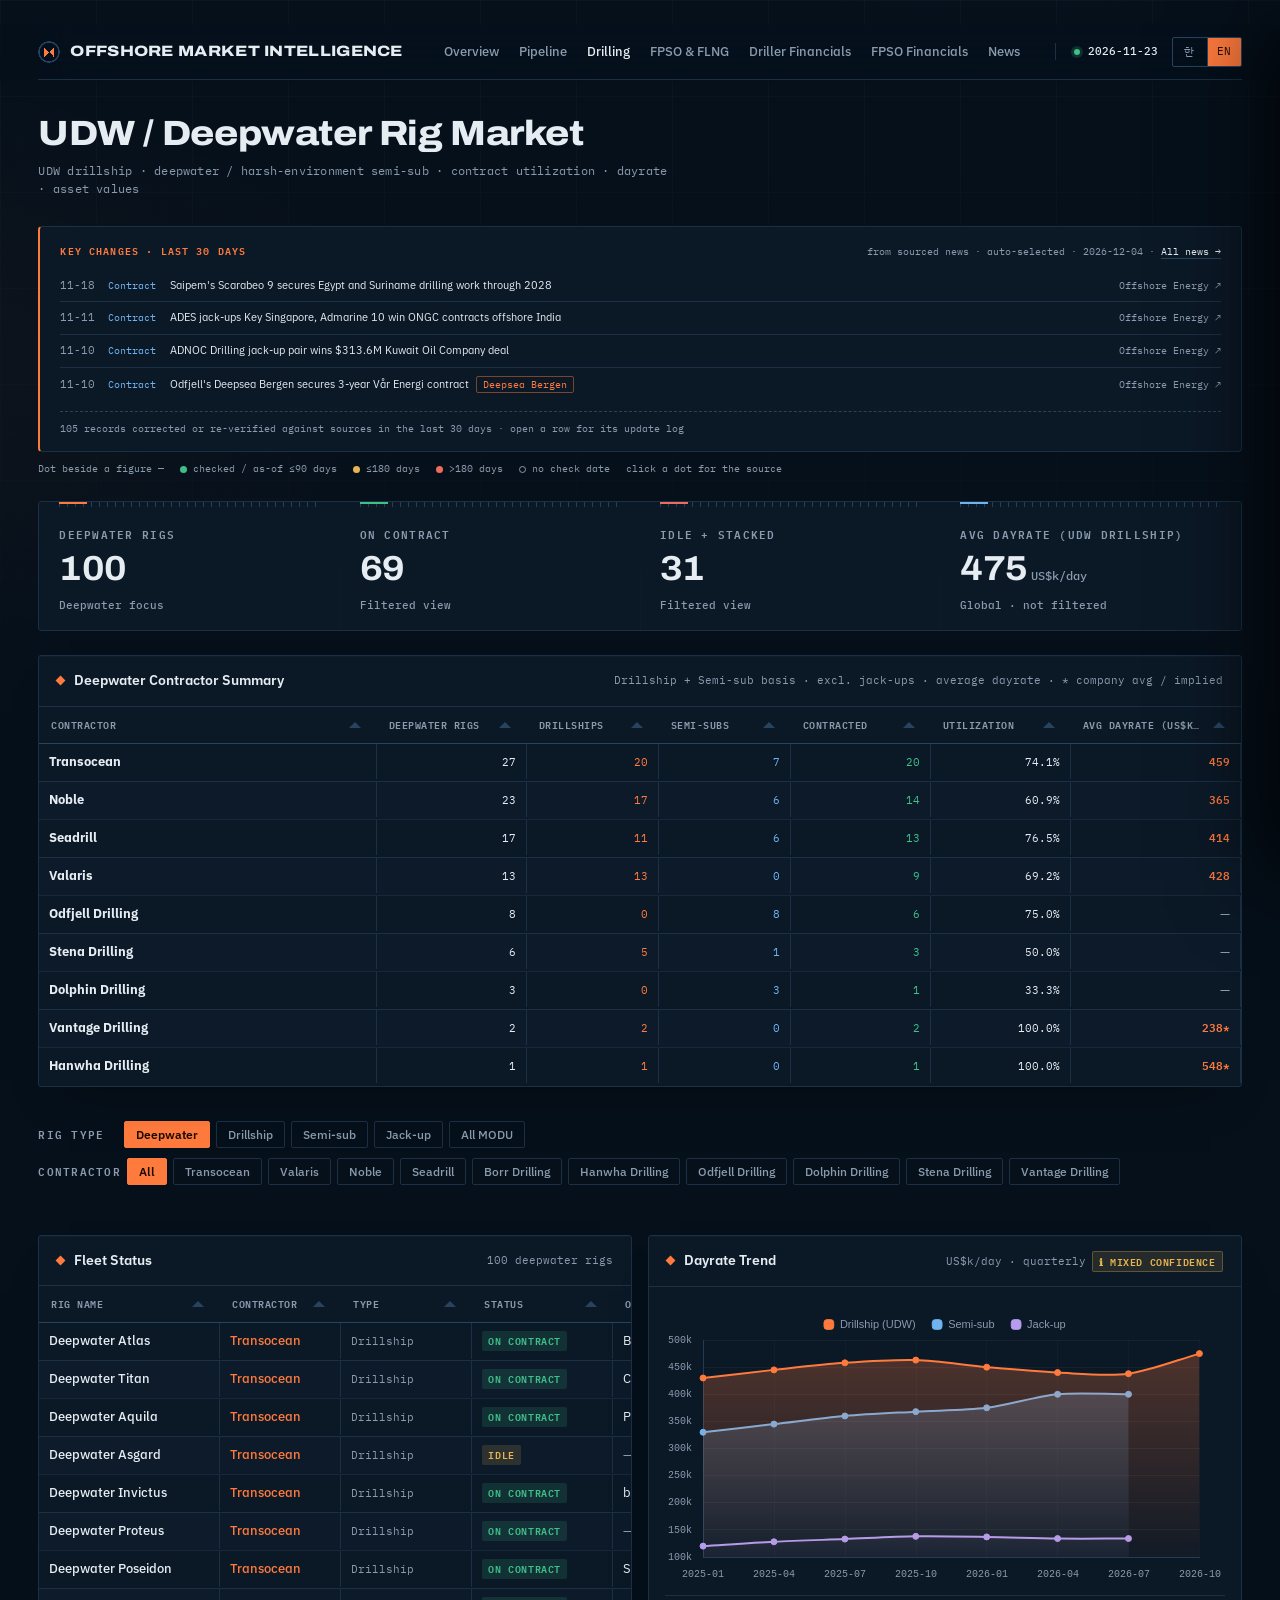
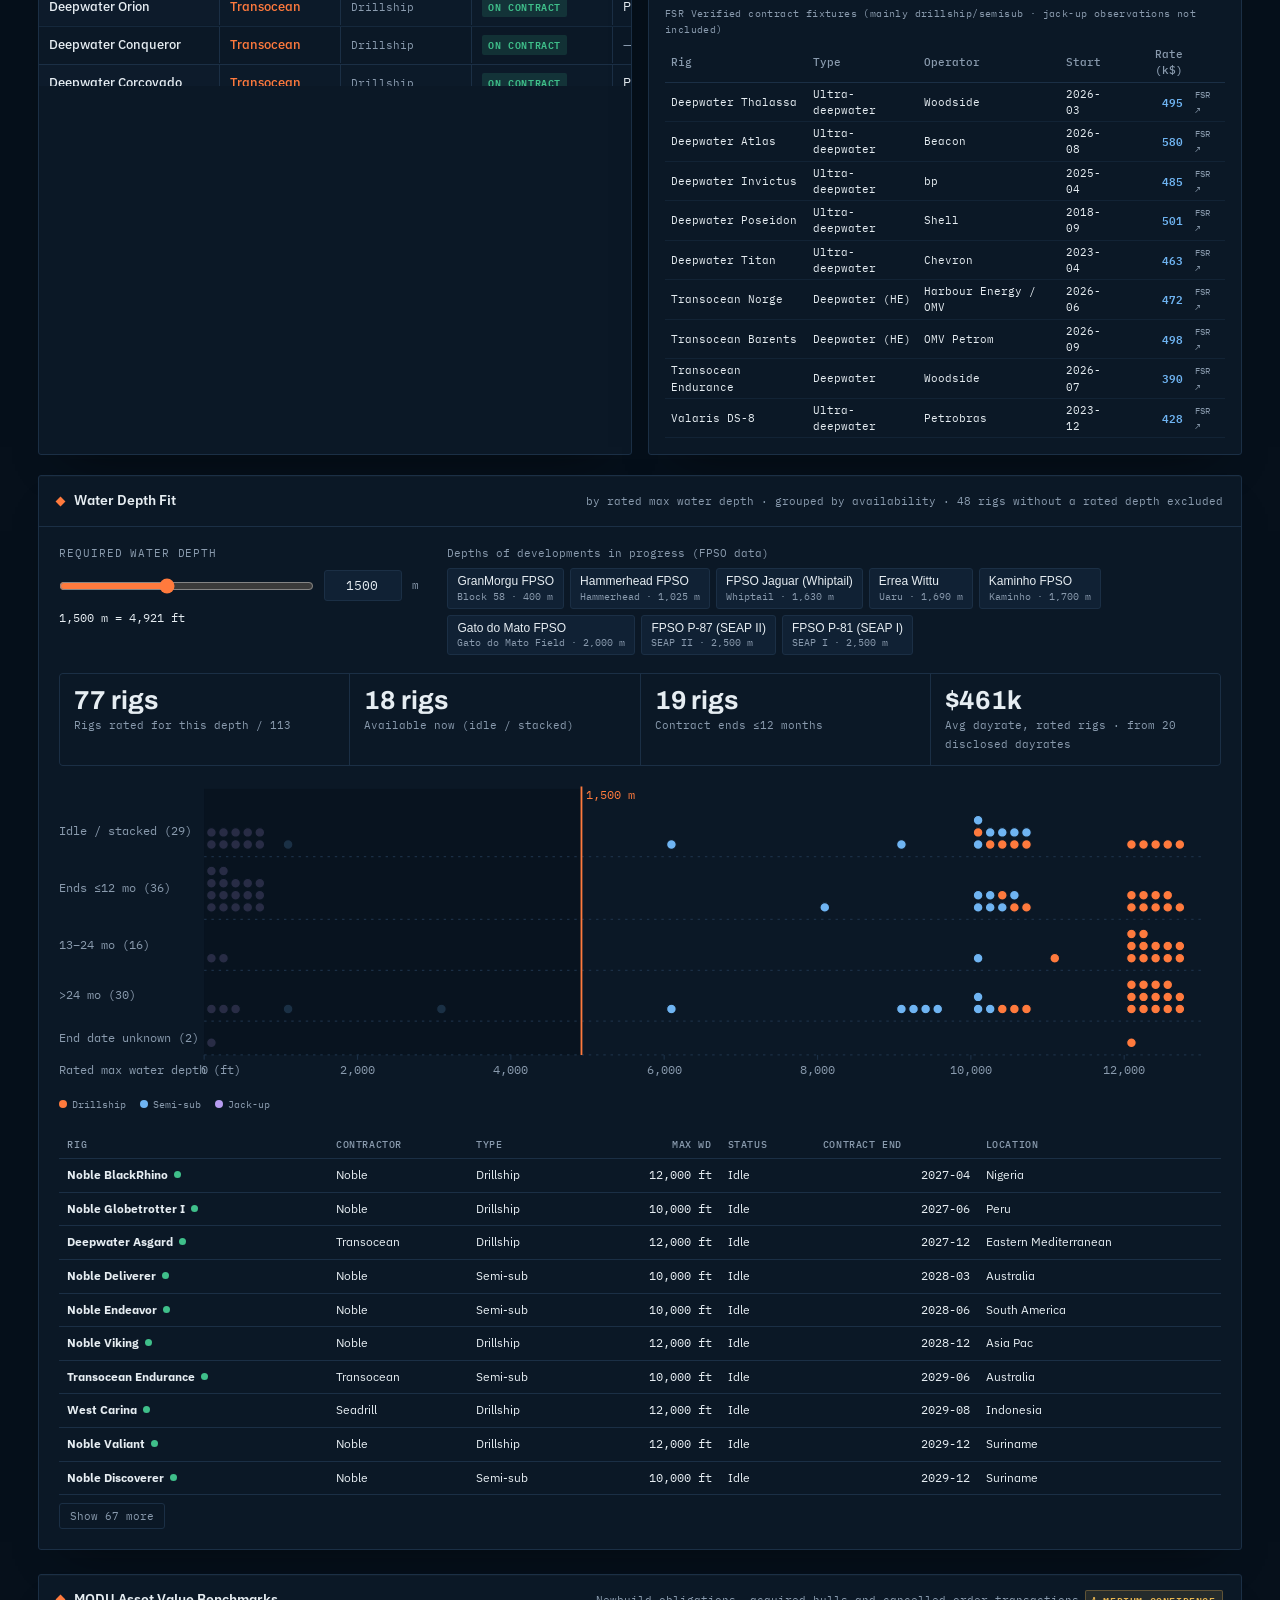
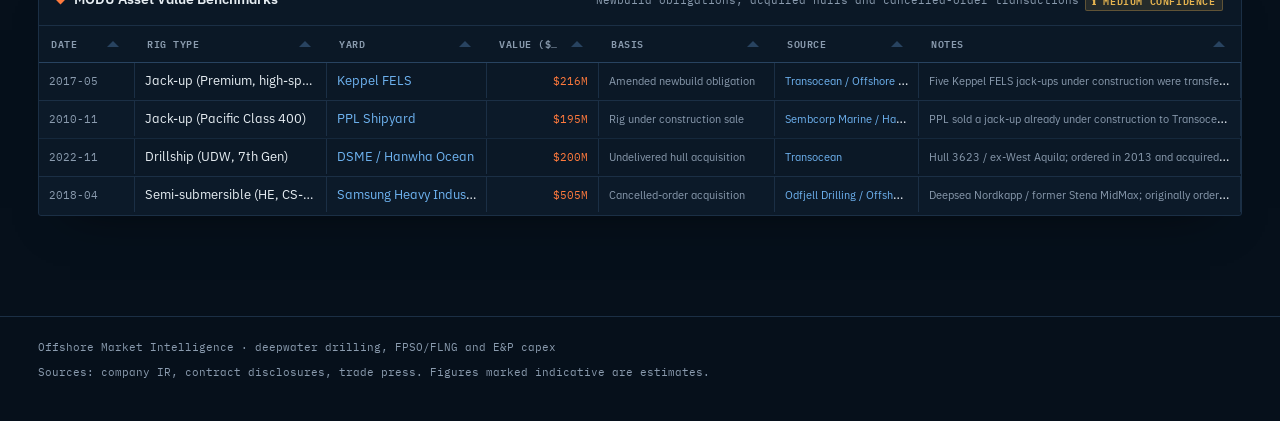
<file: drilling.html>
<!DOCTYPE html>
<html lang="ko">
<head>
  <meta charset="UTF-8">
  <meta name="viewport" content="width=device-width, initial-scale=1.0">
  <title>Deepwater Drilling — Offshore Market Intelligence</title>
  <!-- Google Fonts -->
  <link rel="preconnect" href="https://fonts.googleapis.com">
  <link rel="preconnect" href="https://fonts.gstatic.com" crossorigin>
  <link href="https://fonts.googleapis.com/css2?family=Archivo:wdth,wght@62..125,400..900&family=IBM+Plex+Mono:wght@400;500;600&family=IBM+Plex+Sans+KR:wght@400;500;600;700&family=IBM+Plex+Sans:ital,wght@0,400;0,500;0,600;0,700;1,400&display=swap" rel="stylesheet">
  <!-- Chart.js CDN -->
  <script src="assets/vendor/chart.umd.min.js"></script>
  <script src="assets/theme.js"></script>
  <!-- Tabulator CDN -->
  <link href="assets/vendor/tabulator_midnight.min.css" rel="stylesheet">
  <script type="text/javascript" src="assets/vendor/tabulator.min.js"></script>
  <style>
    /* ─── CSS Variables ─── */
    :root {
      --bg:         #06101b;
      --panel:      #0b1826;
      --border:     #1b2f45;
      --accent:     #ff7a3d;
      --text:       #e6edf2;
      --text-muted: #8a9bae;
      --green:      #3fbf8a;
      --red:        #ef6b5e;
      --yellow:     #e6b450;
      --blue:       #6fb4f2;
      --orange:     #b79cf0;
      --font-body:  'Inter', sans-serif;
      --font-mono:  'JetBrains Mono', monospace;
    }

    /* ─── Reset & Base ─── */
    *, *::before, *::after { box-sizing: border-box; margin: 0; padding: 0; }
    html { font-size: 14px; }
    body {
      background: var(--bg);
      color: var(--text);
      font-family: var(--font-body);
      line-height: 1.5;
      min-height: 100vh;
    }

    /* ─── Layout ─── */
    .container {
      max-width: 1440px;
      margin: 0 auto;
      padding: 24px 32px;
    }

    /* ─── Header ─── */
    .header {
      display: flex;
      align-items: flex-start;
      justify-content: space-between;
      margin-bottom: 28px;
      padding-bottom: 20px;
      border-bottom: 1px solid var(--border);
      flex-wrap: wrap;
      gap: 12px;
    }
    .header-title {
      display: flex;
      flex-direction: column;
      gap: 4px;
    }
    .header-title h1 {
      font-size: 22px;
      font-weight: 700;
      color: var(--text);
      letter-spacing: -0.3px;
    }
    .header-title .subtitle {
      font-size: 12px;
      color: var(--text-muted);
      font-family: var(--font-mono);
    }
    .header-right {
      display: flex;
      flex-direction: column;
      align-items: flex-end;
      gap: 8px;
    }
    .header-meta {
      display: flex;
      flex-direction: column;
      align-items: flex-end;
      gap: 4px;
    }
    .header-meta .meta-row {
      display: flex;
      align-items: center;
      gap: 8px;
      font-size: 11px;
      color: var(--text-muted);
      font-family: var(--font-mono);
    }
    .header-meta .meta-row .label {
      color: var(--text-muted);
    }
    .header-meta .meta-row .value {
      color: var(--accent);
      font-weight: 500;
    }
    .live-dot {
      width: 6px;
      height: 6px;
      border-radius: 50%;
      background: var(--accent);
      animation: pulse 2s ease-in-out infinite;
      display: inline-block;
    }
    @keyframes pulse {
      0%, 100% { opacity: 1; }
      50% { opacity: 0.3; }
    }

    /* ─── Page Title ─── */
    .page-title-section {
      margin-bottom: 24px;
    }
    .page-title-section h2 {
      font-size: 20px;
      font-weight: 700;
      color: var(--text);
      letter-spacing: -0.2px;
      margin-bottom: 4px;
    }
    .page-title-section .page-subtitle {
      font-size: 12px;
      color: var(--text-muted);
      font-family: var(--font-mono);
    }

    /* ─── KPI Grid ─── */
    .kpi-grid {
      display: grid;
      grid-template-columns: repeat(4, 1fr);
      gap: 16px;
      margin-bottom: 24px;
    }
    @media (max-width: 900px) {
      .kpi-grid { grid-template-columns: repeat(2, 1fr); }
    }
    .kpi-card {
      background: var(--panel);
      border: 1px solid var(--border);
      border-radius: 8px;
      padding: 18px 20px;
      position: relative;
      overflow: hidden;
      transition: border-color 0.2s;
    }
    .kpi-card:hover { border-color: var(--accent); }
    .kpi-card::before {
      content: '';
      position: absolute;
      left: 0; top: 0; bottom: 0;
      width: 3px;
      border-radius: 8px 0 0 8px;
    }
    .kpi-card.accent::before  { background: var(--accent); }
    .kpi-card.green::before   { background: var(--green); }
    .kpi-card.red::before     { background: var(--red); }
    .kpi-card.blue::before    { background: var(--blue); }

    .kpi-label {
      font-size: 11px;
      font-weight: 600;
      color: var(--text-muted);
      text-transform: uppercase;
      letter-spacing: 0.8px;
      margin-bottom: 10px;
    }
    .kpi-value {
      font-size: 32px;
      font-weight: 700;
      color: var(--text);
      line-height: 1;
      margin-bottom: 8px;
      font-family: var(--font-mono);
    }
    .kpi-value .unit {
      font-size: 14px;
      font-weight: 500;
      color: var(--text-muted);
      margin-left: 2px;
    }
    .kpi-delta {
      font-size: 12px;
      font-weight: 500;
      font-family: var(--font-mono);
    }
    .kpi-delta.positive { color: var(--green); }
    .kpi-delta.negative { color: var(--red); }
    .kpi-delta.neutral  { color: var(--text-muted); }

    /* ─── Filter Bar ─── */
    .filter-bar {
      display: flex;
      flex-direction: column;
      gap: 8px;
      margin-bottom: 20px;
    }
    .filter-row {
      display: flex;
      align-items: center;
      gap: 8px;
    }
    .filter-bar .filter-label {
      font-size: 11px;
      font-weight: 600;
      letter-spacing: 0.6px;
      color: var(--text-muted);
      min-width: 80px;
    }
    .filter-btn {
      padding: 6px 16px;
      border: 1px solid var(--border);
      border-radius: 20px;
      background: transparent;
      color: var(--text-muted);
      font-size: 12px;
      font-weight: 500;
      font-family: var(--font-body);
      cursor: pointer;
      transition: all 0.15s;
    }
    .filter-btn:hover {
      border-color: var(--accent);
      color: var(--accent);
    }
    .filter-btn.active {
      background: var(--accent);
      border-color: var(--accent);
      color: #06101b;
      font-weight: 600;
    }

    /* ─── Two-column layout ─── */
    .two-col {
      display: grid;
      grid-template-columns: 1fr 1fr;
      gap: 20px;
      margin-bottom: 20px;
    }
    @media (max-width: 1024px) {
      .two-col { grid-template-columns: 1fr; }
    }

    /* ─── Panel ─── */
    /* ---- Water depth fit ---- */
    .fit-panel { margin-bottom: 24px; min-width: 0; }
    .fit-body > * { min-width: 0; }
    .fit-chart { overflow-x: auto; }
    .fit-body { padding: 18px 20px 20px; display: grid; gap: 18px; }
    .fit-controls { display: grid; grid-template-columns: minmax(260px, 360px) 1fr; gap: 18px 28px; align-items: start; }
    .fit-depth { display: grid; gap: 8px; font-family: var(--font-mono); font-size: 11px; color: var(--text-muted); text-transform: uppercase; letter-spacing: .08em; }
    .fit-depth-row { display: flex; align-items: center; gap: 10px; }
    .fit-depth input[type=range] { flex: 1; accent-color: var(--accent); }
    .fit-depth input[type=number] { width: 78px; padding: 6px 8px; background: var(--surface2); border: 1px solid var(--border); border-radius: 3px; color: var(--text); font-family: var(--font-mono); font-size: 13px; text-align: right; }
    .fit-unit { text-transform: none; }
    .fit-depth output { font-size: 12px; color: var(--text); text-transform: none; letter-spacing: 0; }
    .fit-presets { display: flex; flex-wrap: wrap; gap: 6px; align-content: flex-start; }
    .fit-presets .fit-presets-label { width: 100%; font-family: var(--font-mono); font-size: 11px; color: var(--text-muted); }
    .fit-chip { padding: 5px 9px; background: var(--surface2); border: 1px solid var(--border); border-radius: 3px; color: var(--text); font-size: 12px; cursor: pointer; line-height: 1.3; text-align: left; }
    .fit-chip small { display: block; font-family: var(--font-mono); font-size: 10px; color: var(--text-muted); }
    .fit-chip:hover, .fit-chip[aria-pressed=true] { border-color: var(--accent); }
    .fit-kpis { display: grid; grid-template-columns: repeat(4, minmax(0, 1fr)); gap: 1px; background: var(--border); border: 1px solid var(--border); border-radius: 4px; overflow: hidden; }
    .fit-kpi { padding: 12px 14px; background: var(--panel); }
    .fit-kpi b { display: block; font-family: var(--font-display); font-size: 26px; line-height: 1.1; color: var(--text); }
    .fit-kpi span { font-family: var(--font-mono); font-size: 11px; color: var(--text-muted); }
    .fit-chart svg { display: block; width: 100%; height: auto; overflow: visible; }
    .fit-chart .lane-label { font-family: var(--font-mono); font-size: 10px; fill: var(--text-muted); }
    .fit-chart .axis text { font-family: var(--font-mono); font-size: 10px; fill: var(--text-muted); }
    .fit-chart .axis line { stroke: var(--border); }
    .fit-chart .lane { stroke: var(--border); stroke-dasharray: 2 4; }
    .fit-chart .req line { stroke: var(--accent); stroke-width: 1.5; }
    .fit-chart .req text { font-family: var(--font-mono); font-size: 10px; fill: var(--accent); }
    .fit-chart .shade { fill: var(--abyss, #06101b); opacity: .55; }
    .fit-chart circle { cursor: pointer; stroke: var(--panel); stroke-width: 1; transition: opacity .15s; }
    .fit-chart circle.out { opacity: .18; }
    .fit-chart circle:hover { stroke: var(--text); }
    .fit-legend { display: flex; flex-wrap: wrap; gap: 4px 14px; margin-top: 6px; font-family: var(--font-mono); font-size: 10px; color: var(--text-muted); }
    .fit-legend i { display: inline-block; width: 8px; height: 8px; border-radius: 50%; margin-right: 5px; vertical-align: 0; }
    .fit-list table { width: 100%; border-collapse: collapse; font-size: 12px; }
    .fit-list th { text-align: left; font-family: var(--font-mono); font-size: 10px; font-weight: 500; color: var(--text-muted); text-transform: uppercase; letter-spacing: .06em; padding: 6px 8px; border-bottom: 1px solid var(--border); }
    .fit-list td { padding: 7px 8px; border-bottom: 1px solid var(--border); color: var(--text); white-space: nowrap; }
    .fit-list td.num, .fit-list th.num { text-align: right; font-family: var(--font-mono); }
    .fit-list tr { cursor: pointer; }
    .fit-list tbody tr:hover td { background: var(--surface2); }
    .fit-list .fit-more { margin-top: 8px; background: none; border: 1px solid var(--border); color: var(--text-muted); font-family: var(--font-mono); font-size: 11px; padding: 5px 10px; border-radius: 3px; cursor: pointer; }
    .fit-list-wrap { overflow-x: auto; }
    .fit-note { font-family: var(--font-mono); font-size: 10px; color: var(--text-muted); }
    @media (max-width: 760px) {
      .fit-controls { grid-template-columns: 1fr; }
      .fit-kpis { grid-template-columns: repeat(2, minmax(0, 1fr)); }
      .fit-body { padding: 14px; }
      .fit-chart svg { min-width: 640px; }
    }

    .panel {
      background: var(--panel);
      border: 1px solid var(--border);
      border-radius: 8px;
      overflow: hidden;
    }
    .panel-header {
      padding: 14px 18px;
      border-bottom: 1px solid var(--border);
      display: flex;
      align-items: center;
      justify-content: space-between;
    }
    .panel-title {
      font-size: 13px;
      font-weight: 600;
      color: var(--text);
      display: flex;
      align-items: center;
      gap: 8px;
    }
    .panel-title .dot {
      width: 8px;
      height: 8px;
      border-radius: 50%;
      background: var(--accent);
    }
    .panel-subtitle {
      font-size: 11px;
      color: var(--text-muted);
      font-family: var(--font-mono);
    }
    .confidence-badge {
      display: inline-flex;
      align-items: center;
      gap: 4px;
      font-size: 10px;
      font-family: var(--font-mono);
      padding: 2px 7px;
      border-radius: 4px;
      font-weight: 500;
      vertical-align: middle;
      margin-left: 6px;
    }
    .confidence-low {
      background: rgba(239,107,94, 0.12);
      color: #ef6b5e;
      border: 1px solid rgba(239,107,94, 0.3);
    }
    .confidence-medium {
      background: rgba(230,180,80, 0.12);
      color: #e6b450;
      border: 1px solid rgba(230,180,80, 0.3);
    }
    .obs-table-wrap {
      margin-top: 12px;
      border-top: 1px solid var(--border);
      padding-top: 10px;
    }
    .obs-table-label {
      font-size: 10px;
      color: var(--text-muted);
      font-family: var(--font-mono);
      margin-bottom: 6px;
      letter-spacing: 0.04em;
    }
    .obs-table {
      width: 100%;
      border-collapse: collapse;
      font-size: 10.5px;
      font-family: var(--font-mono);
    }
    .obs-table th {
      text-align: left;
      color: var(--text-muted);
      border-bottom: 1px solid var(--border);
      padding: 3px 6px;
      font-weight: 500;
    }
    .obs-table td {
      padding: 3px 6px;
      border-bottom: 1px solid rgba(27,47,69, 0.5);
      color: var(--text-primary);
    }
    .obs-table td.rate-cell {
      text-align: right;
      font-weight: 600;
      color: var(--blue);
    }
    .obs-table a.src-link {
      color: var(--text-muted);
      text-decoration: none;
      font-size: 9px;
    }
    .obs-table a.src-link:hover { color: var(--blue); }
    .panel-body {
      padding: 16px;
    }
    .summary-section {
      margin-bottom: 20px;
    }
    .chart-container {
      position: relative;
      height: 280px;
    }

    /* ─── Newbuild section ─── */
    .newbuild-section {
      margin-bottom: 20px;
    }

    /* ─── Status Badges ─── */
    .badge {
      display: inline-block;
      padding: 2px 8px;
      border-radius: 12px;
      font-size: 11px;
      font-weight: 600;
      letter-spacing: 0.3px;
      white-space: nowrap;
    }
    .badge-green   { background: rgba(63,191,138,0.15);  color: var(--green); }
    .badge-yellow  { background: rgba(230,180,80,0.15); color: var(--yellow); }
    .badge-red     { background: rgba(239,107,94,0.15);  color: var(--red); }
    .badge-blue    { background: rgba(111,180,242,0.15); color: var(--blue); }
    .badge-muted   { background: rgba(138,155,174,0.15); color: var(--text-muted); }

    /* ─── Loading / Error ─── */
    .loading {
      padding: 40px;
      text-align: center;
      color: var(--text-muted);
      font-size: 14px;
      line-height: 2;
    }
    .loading code {
      font-family: var(--font-mono);
      background: var(--border);
      padding: 2px 8px;
      border-radius: 4px;
      font-size: 12px;
      color: var(--accent);
    }

    /* ─── Tabulator Overrides ─── */
    .tabulator {
      background: transparent !important;
      border: none !important;
      font-family: var(--font-body) !important;
      font-size: 12px !important;
    }
    .tabulator .tabulator-header {
      background: rgba(27,47,69, 0.5) !important;
      border-bottom: 1px solid var(--border) !important;
    }
    .tabulator .tabulator-header .tabulator-col {
      background: transparent !important;
      border-right: 1px solid var(--border) !important;
      color: var(--text-muted) !important;
      font-size: 11px !important;
      font-weight: 600 !important;
      text-transform: uppercase !important;
      letter-spacing: 0.5px !important;
    }
    .tabulator .tabulator-header .tabulator-col:last-child {
      border-right: none !important;
    }
    .tabulator .tabulator-row {
      background: transparent !important;
      border-bottom: 1px solid var(--border) !important;
      color: var(--text) !important;
    }
    .tabulator .tabulator-row:last-child {
      border-bottom: none !important;
    }
    .tabulator .tabulator-row:hover {
      background: rgba(27,47,69, 0.4) !important;
    }
    .tabulator .tabulator-row .tabulator-cell {
      border-right: 1px solid var(--border) !important;
      padding: 8px 10px !important;
    }
    .tabulator .tabulator-row .tabulator-cell:last-child {
      border-right: none !important;
    }
    .tabulator .tabulator-footer {
      background: transparent !important;
      border-top: 1px solid var(--border) !important;
      color: var(--text-muted) !important;
      font-size: 11px !important;
    }
    .tabulator .tabulator-paginator {
      color: var(--text-muted) !important;
    }
    .tabulator .tabulator-paginator button {
      background: transparent !important;
      border: 1px solid var(--border) !important;
      color: var(--text-muted) !important;
      border-radius: 4px !important;
    }
    .tabulator .tabulator-paginator button:hover {
      background: var(--border) !important;
      color: var(--text) !important;
    }
    .tabulator-tableholder {
      background: transparent !important;
    }
    .tabulator-placeholder {
      background: transparent !important;
      color: var(--text-muted) !important;
    }

    /* mono values */
    .mono {
      font-family: var(--font-mono);
      font-size: 11px;
    }

    /* ─── Header Nav ─── */
    .header-nav { display: flex; gap: 16px; align-items: center; flex-wrap: wrap; justify-content: flex-end; }
    .nav-link { color: var(--accent); text-decoration: none; font-size: 13px; font-weight: 500; }
    .nav-link:hover { text-decoration: underline; }
    .nav-link.active {
      color: var(--text-muted);
      pointer-events: none;
    }

    /* ─── Rig Detail Drawer ─── */
    .drawer-overlay {
      position: fixed; inset: 0;
      background: rgba(0,0,0,0.5);
      z-index: 100;
      opacity: 0; pointer-events: none;
      transition: opacity 0.25s;
    }
    .drawer-overlay.open { opacity: 1; pointer-events: all; }

    .drawer {
      position: fixed; top: 0; right: 0; bottom: 0;
      width: 480px; max-width: 95vw;
      background: var(--panel);
      border-left: 1px solid var(--border);
      z-index: 101;
      transform: translateX(100%);
      transition: transform 0.25s ease;
      overflow-y: auto;
      display: flex; flex-direction: column;
    }
    .drawer.open { transform: translateX(0); }

    .drawer-header {
      display: flex; align-items: flex-start;
      justify-content: space-between;
      padding: 20px 24px 16px;
      border-bottom: 1px solid var(--border);
      position: sticky; top: 0;
      background: var(--panel);
      z-index: 1;
    }
    .drawer-rig-name {
      font-size: 18px; font-weight: 700;
      color: var(--text); line-height: 1.2;
      margin-bottom: 6px;
    }
    .drawer-rig-meta {
      display: flex; gap: 8px; flex-wrap: wrap; align-items: center;
    }
    .drawer-close {
      background: none; border: 1px solid var(--border);
      border-radius: 6px; color: var(--text-muted);
      cursor: pointer; font-size: 18px;
      width: 32px; height: 32px;
      display: flex; align-items: center; justify-content: center;
      flex-shrink: 0; margin-left: 12px;
      transition: all 0.15s;
    }
    .drawer-close:hover { border-color: var(--red); color: var(--red); }

    .drawer-body { padding: 20px 24px; flex: 1; }

    .drawer-section {
      margin-bottom: 24px;
    }
    .drawer-section-title {
      font-size: 11px; font-weight: 600;
      text-transform: uppercase; letter-spacing: 0.8px;
      color: var(--text-muted); margin-bottom: 12px;
      padding-bottom: 8px;
      border-bottom: 1px solid var(--border);
    }
    .specs-grid {
      display: grid; grid-template-columns: 1fr 1fr;
      gap: 12px;
    }
    .spec-item {
      background: var(--bg);
      border: 1px solid var(--border);
      border-radius: 6px;
      padding: 10px 14px;
    }
    .spec-label {
      font-size: 10px; font-weight: 600;
      text-transform: uppercase; letter-spacing: 0.6px;
      color: var(--text-muted); margin-bottom: 4px;
    }
    .spec-value {
      font-size: 14px; font-weight: 600;
      color: var(--text); font-family: var(--font-mono);
    }
    .spec-value.accent { color: var(--accent); }
    .spec-value.blue   { color: var(--blue); }

    .contract-card {
      background: var(--bg);
      border: 1px solid var(--border);
      border-radius: 6px; padding: 14px 16px;
    }
    .contract-row {
      display: flex; justify-content: space-between;
      align-items: center; padding: 6px 0;
      border-bottom: 1px solid var(--border);
    }
    .contract-row:last-child { border-bottom: none; }
    .contract-row-label { font-size: 12px; color: var(--text-muted); }
    .contract-row-value { font-size: 13px; font-weight: 500; color: var(--text); font-family: var(--font-mono); }
    .data-note-card {
      background: rgba(255,122,61, 0.08);
      border: 1px solid rgba(255,122,61, 0.28);
      border-radius: 6px;
      color: var(--text-muted);
      font-size: 12px;
      line-height: 1.55;
      padding: 12px 14px;
    }

    .region-badge {
      display: inline-flex; align-items: center; gap: 6px;
      background: rgba(111,180,242,0.1);
      border: 1px solid rgba(111,180,242,0.3);
      border-radius: 6px; padding: 8px 14px;
      font-size: 13px; color: var(--blue); font-weight: 500;
    }
    .region-badge .region-icon { font-size: 16px; }
    /* Shared header alignment */
    .header {
      display: grid;
      grid-template-columns: minmax(280px, 1fr) minmax(0, auto);
      align-items: start;
      gap: 12px 24px;
    }
    .header-right,
    .header-nav { justify-self: end; }
    .header-nav {
      display: flex;
      align-items: center;
      justify-content: flex-end;
      flex-wrap: wrap;
      gap: 16px;
    }
    @media (max-width: 900px) {
      .header { grid-template-columns: 1fr; }
      .header-right,
      .header-nav {
        justify-self: start;
        align-items: flex-start;
        justify-content: flex-start;
      }
    }
  </style>
  <link rel="stylesheet" href="assets/theme.css">
</head>
<body>
<div class="container">

  <!-- Header -->
  <header class="header">
    <div class="header-title">
      <h1>Offshore Market Intelligence</h1>
      <span class="subtitle">UDW &amp; Deepwater Drilling — Fleet, Dayrate &amp; Asset Values</span>
    </div>
    <div class="header-right">
      <nav class="header-nav">
        <a href="index.html" class="nav-link">Overview</a>
        <a href="pipeline.html" class="nav-link">E&amp;P Pipeline</a>
        <span class="nav-link active">Deepwater Drilling</span>
        <a href="fpso.html" class="nav-link">FPSO / FLNG Assets</a>
        <a href="earnings.html" class="nav-link">Drilling Financials</a>
        <a href="fpso_earnings.html" class="nav-link">FPSO / FLNG Financials</a>
        <a href="news.html" class="nav-link">Market News</a>
      </nav>
      <div class="header-meta" id="header-meta">
        <!-- populated by JS -->
      </div>
    </div>
  </header>

  <!-- Page Title -->
  <section class="page-title-section">
    <h2>UDW / Deepwater Rig Market</h2>
    <span class="page-subtitle">UDW drillship · deepwater / harsh-environment semi-sub · contract utilization · dayrate · asset values</span>
  </section>

  <!-- KPI Grid -->
  <section class="kpi-grid" id="kpi-grid">
    <!-- populated by JS -->
  </section>

  <!-- Contractor Summary -->
  <div class="panel summary-section">
    <div class="panel-header">
      <span class="panel-title"><span class="dot"></span>Deepwater Contractor Summary</span>
      <span class="panel-subtitle">Drillship + Semi-sub 기준 · Jack-up 제외 · 평균 dayrate · * company avg / implied</span>
    </div>
    <div id="contractor-table"></div>
  </div>

  <!-- Filter Bar -->
  <div class="filter-bar">
    <div class="filter-row">
      <span class="filter-label">RIG TYPE</span>
      <button class="filter-btn type-btn active" data-filter="Deepwater">Deepwater</button>
      <button class="filter-btn type-btn" data-filter="Drillship">Drillship</button>
      <button class="filter-btn type-btn" data-filter="Semisubmersible">Semi-sub</button>
      <button class="filter-btn type-btn" data-filter="Jack-up">Jack-up</button>
      <button class="filter-btn type-btn" data-filter="All">All MODU</button>
    </div>
    <div class="filter-row">
      <span class="filter-label">CONTRACTOR</span>
      <button class="filter-btn contractor-btn active" data-contractor="All">All</button>
      <button class="filter-btn contractor-btn" data-contractor="Transocean">Transocean</button>
      <button class="filter-btn contractor-btn" data-contractor="Valaris">Valaris</button>
      <button class="filter-btn contractor-btn" data-contractor="Noble">Noble</button>
      <button class="filter-btn contractor-btn" data-contractor="Seadrill">Seadrill</button>
      <button class="filter-btn contractor-btn" data-contractor="Borr Drilling">Borr Drilling</button>
      <button class="filter-btn contractor-btn" data-contractor="Hanwha Drilling">Hanwha Drilling</button>
      <button class="filter-btn contractor-btn" data-contractor="Odfjell Drilling">Odfjell Drilling</button>
      <button class="filter-btn contractor-btn" data-contractor="Dolphin Drilling">Dolphin Drilling</button>
      <button class="filter-btn contractor-btn" data-contractor="Stena Drilling">Stena Drilling</button>
      <button class="filter-btn contractor-btn" data-contractor="Vantage Drilling">Vantage Drilling</button>
    </div>
  </div>

  <!-- Two-column: Fleet Table | Dayrate Chart -->
  <div class="two-col">
    <div class="panel">
      <div class="panel-header">
        <span class="panel-title"><span class="dot"></span>Fleet Status</span>
        <span class="panel-subtitle" id="fleet-count">— rigs</span>
      </div>
      <div id="fleet-table"></div>
    </div>
    <div class="panel">
      <div class="panel-header">
        <span class="panel-title"><span class="dot" style="background:var(--blue)"></span>Dayrate Trend</span>
        <span class="panel-subtitle">US$k/day · quarterly<span id="dayrate-confidence-badge"></span></span>
      </div>
      <div class="panel-body">
        <div class="chart-container">
          <canvas id="dayRateChart"></canvas>
        </div>
        <div class="obs-table-wrap" id="named-obs-wrap" style="display:none">
          <div class="obs-table-label">FSR 검증 계약 기준점 (Drillship/Semi-sub 중심 · Jack-up 관측치 미반영)</div>
          <table class="obs-table" id="named-obs-table">
            <thead>
              <tr>
                <th>Rig</th>
                <th>Type</th>
                <th>Operator</th>
                <th>Start</th>
                <th style="text-align:right">Rate (k$)</th>
                <th></th>
              </tr>
            </thead>
            <tbody id="named-obs-body"></tbody>
          </table>
        </div>
      </div>
    </div>
  </div>

  <!-- Water depth fit: which rigs can work at a given depth, and when they free up -->
  <section class="panel fit-panel" id="fit-panel" aria-labelledby="fit-title">
    <div class="panel-header">
      <span class="panel-title" id="fit-title"><span class="dot" style="background:var(--kelp)"></span><span id="fit-title-text">Water Depth Fit</span></span>
      <span class="panel-subtitle" id="fit-subtitle"></span>
    </div>
    <div class="fit-body">
      <div class="fit-controls">
        <label class="fit-depth">
          <span id="fit-depth-label">Required water depth</span>
          <span class="fit-depth-row">
            <input type="range" id="fit-range" min="0" max="3600" step="10" value="1500" aria-describedby="fit-depth-out">
            <input type="number" id="fit-num" min="0" max="3600" step="10" value="1500" inputmode="numeric"><span class="fit-unit">m</span>
          </span>
          <output id="fit-depth-out"></output>
        </label>
        <div class="fit-presets" id="fit-presets"></div>
      </div>
      <div class="fit-kpis" id="fit-kpis"></div>
      <div class="fit-chart" id="fit-chart"></div>
      <div class="fit-list" id="fit-list"></div>
    </div>
  </section>

  <!-- MODU Asset Value Benchmarks Table -->
  <div class="newbuild-section">
    <div class="panel">
      <div class="panel-header">
        <span class="panel-title"><span class="dot" style="background:var(--yellow)"></span>MODU Asset Value Benchmarks</span>
        <span class="panel-subtitle">Newbuild obligations, acquired hulls and cancelled-order transactions<span id="benchmark-confidence-badge"></span></span>
      </div>
      <div id="newbuild-table"></div>
    </div>
  </div>

</div>

<!-- Rig Detail Drawer -->
<div class="drawer-overlay" id="drawer-overlay"></div>
<div class="drawer" id="rig-drawer">
  <div class="drawer-header">
    <div class="drawer-title-group">
      <div class="drawer-rig-name" id="drawer-rig-name"></div>
      <div class="drawer-rig-meta" id="drawer-rig-meta"></div>
    </div>
    <button class="drawer-close" id="drawer-close">×</button>
  </div>
  <div class="drawer-body" id="drawer-body"></div>
</div>

<script>
(async function () {
  /* ─────────────────────────────────────────
     Data loading
  ───────────────────────────────────────── */
  let fleet, rates, earnings;
  let allRigs = [];
  let dayRateChart = null;
  let newbuildTable = null;
  let contractorTable = null;

  function esc(str) {
    if (str == null) return '';
    return String(str).replace(/&/g,'&amp;').replace(/</g,'&lt;').replace(/>/g,'&gt;').replace(/"/g,'&quot;');
  }

  function isDeepwaterRig(rig) {
    return rig.type === 'Drillship' || rig.type === 'Semisubmersible';
  }

  try {
    [fleet, rates, earnings] = await Promise.all([
      fetch('./data/fleet.json').then(r => r.json()),
      fetch('./data/rates.json').then(r => r.json()),
      fetch('./data/earnings.json').then(r => r.json()),
    ]);
    allRigs = fleet.rigs;
  } catch (err) {
    document.querySelector('.container').innerHTML +=
      `<div class="loading">⚠ 데이터 로드 실패: ${err.message}<br>로컬 서버로 실행하세요: <code>python3 -m http.server 8080</code></div>`;
    return;
  }

  /* ─────────────────────────────────────────
     Render Header Meta
  ───────────────────────────────────────── */
  function renderHeader() {
    const el = document.getElementById('header-meta');
    const latestUpdate = [fleet.updated, rates.updated].filter(Boolean).sort().pop() || '—';
    el.innerHTML = `
      <div class="meta-row">
        <span class="live-dot"></span>
        <span class="label">Updated:</span>
        <span class="value">${esc(latestUpdate)}</span>
      </div>
    `;
  }

  /* ─────────────────────────────────────────
     KPI Logic
  ───────────────────────────────────────── */
  function calcKPIs(rigs) {
    const total = rigs.length;
    const onContract = rigs.filter(r => r.status === 'On Contract').length;
    const idleStacked = rigs.filter(r => r.status === 'Idle' || r.status === 'Cold Stacked').length;
    return { total, onContract, idleStacked };
  }

  function getAvgDayRate() {
    const drillshipUDW = rates.day_rates
      .filter(r => r.rig_type === 'Drillship' && r.tier === 'Ultra-deepwater')
      .sort((a, b) => b.date.localeCompare(a.date));
    return drillshipUDW.length ? drillshipUDW[0].rate_kusd : null;
  }

  function deltaText(current, prev) {
    if (prev == null) return { text: '—', cls: 'neutral' };
    const diff = current - prev;
    if (diff > 0) return { text: `▲ ${diff}`, cls: 'positive' };
    if (diff < 0) return { text: `▼ ${Math.abs(diff)}`, cls: 'negative' };
    return { text: '—', cls: 'neutral' };
  }

  /* ─────────────────────────────────────────
     Render KPI Cards
  ───────────────────────────────────────── */
  function renderKPIs(rigs, isFiltered) {
    const { total, onContract, idleStacked } = calcKPIs(rigs);
    const avgRate = getAvgDayRate();
    const totalLabel = currentTypeFilter === 'Deepwater' ? 'Deepwater Rigs' : 'Total Rigs';

    const pw = fleet.prev_week;
    const totalDelta   = isFiltered ? { text: 'Deepwater focus', cls: 'neutral' } : deltaText(total, pw.total);
    const contractDelta = isFiltered ? { text: 'Filtered view', cls: 'neutral' } : deltaText(onContract, pw.on_contract);
    const idleDelta    = isFiltered ? { text: 'Filtered view', cls: 'neutral' } : deltaText(idleStacked, pw.idle_stacked);

    document.getElementById('kpi-grid').innerHTML = `
      <div class="kpi-card accent">
        <div class="kpi-label">${totalLabel}</div>
        <div class="kpi-value">${total}</div>
        <div class="kpi-delta ${totalDelta.cls}">${isFiltered ? totalDelta.text : totalDelta.text + ' vs prev week'}</div>
      </div>
      <div class="kpi-card green">
        <div class="kpi-label">On Contract</div>
        <div class="kpi-value">${onContract}</div>
        <div class="kpi-delta ${contractDelta.cls}">${isFiltered ? contractDelta.text : contractDelta.text + ' vs prev week'}</div>
      </div>
      <div class="kpi-card red">
        <div class="kpi-label">Idle + Stacked</div>
        <div class="kpi-value">${idleStacked}</div>
        <div class="kpi-delta ${idleDelta.cls}">${isFiltered ? idleDelta.text : idleDelta.text + ' vs prev week'}</div>
      </div>
      <div class="kpi-card blue">
        <div class="kpi-label">Avg Dayrate (UDW Drillship)</div>
        <div class="kpi-value">${avgRate !== null ? avgRate : '—'}<span class="unit">US$k/day</span></div>
        <div class="kpi-delta neutral">Global · not filtered</div>
      </div>
    `;
  }

  function renderContractorSummary() {
    function latestCompanyDayrate(contractor) {
      const company = earnings?.companies?.find(c => c.name === contractor);
      const latest = company?.quarters?.slice().reverse().find(q => q.avg_day_rate_kusd != null);
      return latest ? { rate: latest.avg_day_rate_kusd, period: latest.period } : null;
    }

    const byContractor = new Map();
    fleet.rigs.filter(isDeepwaterRig).forEach(rig => {
      const name = rig.contractor || 'Unknown';
      if (!byContractor.has(name)) {
        byContractor.set(name, {
          contractor: name,
          total: 0,
          drillships: 0,
          semisubmersibles: 0,
          on_contract: 0,
          idle_stacked: 0,
          rates: [],
        });
      }
      const row = byContractor.get(name);
      row.total += 1;
      if (rig.type === 'Drillship') row.drillships += 1;
      if (rig.type === 'Semisubmersible') row.semisubmersibles += 1;
      if (rig.status === 'On Contract') row.on_contract += 1;
      if (rig.status === 'Idle' || rig.status === 'Cold Stacked') row.idle_stacked += 1;
      if (rig.day_rate_kusd != null) {
        row.rates.push({
          value: rig.day_rate_kusd,
          basis: rig.day_rate_basis || 'disclosed',
        });
      }
    });

    const tableData = [...byContractor.values()]
      .map(row => ({
        ...row,
        utilization_pct: row.total ? Math.round((row.on_contract / row.total) * 1000) / 10 : 0,
        avg_day_rate_kusd: row.rates.length
          ? Math.round(row.rates.reduce((sum, rate) => sum + rate.value, 0) / row.rates.length)
          : null,
        has_implied_dayrate: row.rates.some(rate => rate.basis === 'implied_contract_value'),
      }))
      .map(row => {
        if (row.avg_day_rate_kusd != null) {
          return {
            ...row,
            avg_dayrate_basis: row.has_implied_dayrate ? 'implied_contract_value' : 'rig_level',
            avg_dayrate_period: null,
          };
        }
        const fallback = latestCompanyDayrate(row.contractor);
        return fallback
          ? {
              ...row,
              avg_day_rate_kusd: fallback.rate,
              avg_dayrate_basis: 'company_average',
              avg_dayrate_period: fallback.period,
            }
          : { ...row, avg_dayrate_basis: 'not_available', avg_dayrate_period: null };
      })
      .sort((a, b) => b.total - a.total);

    if (contractorTable) {
      contractorTable.setData(tableData);
      return;
    }

    contractorTable = new Tabulator('#contractor-table', {
      data: tableData,
      layout: 'fitColumns',
      columnHeaderVertAlign: 'middle',
      columns: [
        {
          title: 'Contractor',
          field: 'contractor',
          minWidth: 170,
          widthGrow: 0.95,
          formatter: cell => `<strong>${esc(cell.getValue())}</strong>`,
        },
        {
          title: 'Deepwater Rigs',
          field: 'total',
          width: 150,
          hozAlign: 'right',
          formatter: cell => `<span class="mono">${cell.getValue()}</span>`,
        },
        {
          title: 'Drillships',
          field: 'drillships',
          width: 132,
          hozAlign: 'right',
          formatter: cell => `<span class="mono" style="color:var(--accent)">${cell.getValue()}</span>`,
        },
        {
          title: 'Semi-subs',
          field: 'semisubmersibles',
          width: 132,
          hozAlign: 'right',
          formatter: cell => `<span class="mono" style="color:var(--blue)">${cell.getValue()}</span>`,
        },
        {
          title: 'Contracted',
          field: 'on_contract',
          width: 140,
          hozAlign: 'right',
          formatter: cell => `<span class="mono" style="color:var(--green)">${cell.getValue()}</span>`,
        },
        {
          title: 'Utilization',
          field: 'utilization_pct',
          width: 140,
          hozAlign: 'right',
          formatter: cell => `<span class="mono">${cell.getValue().toFixed(1)}%</span>`,
        },
        {
          title: 'Avg Dayrate (US$k/d)',
          field: 'avg_day_rate_kusd',
          width: 170,
          hozAlign: 'right',
          formatter: cell => {
            const v = cell.getValue();
            if (v == null) return '<span style="color:var(--text-muted)">—</span>';
            const data = cell.getData();
            const isFallback = data.avg_dayrate_basis === 'company_average';
            const isImplied = data.avg_dayrate_basis === 'implied_contract_value';
            const title = isFallback
              ? `Company average from ${esc(data.avg_dayrate_period || 'latest earnings')}; rig-level dayrates undisclosed`
              : isImplied
                ? 'Implied from disclosed contract value; rig-level dayrate undisclosed'
                : 'Average of disclosed rig-level dayrates';
            return `<span class="mono" title="${title}" style="color:var(--accent);font-weight:600">${v}${isFallback || isImplied ? '*' : ''}</span>`;
          },
        },
      ],
    });
  }

  /* ─────────────────────────────────────────
     Status Badge helper
  ───────────────────────────────────────── */
  function statusBadge(status) {
    if (!status) return '<span class="badge badge-muted">—</span>';
    const map = {
      'On Contract':         'badge-green',
      'Idle':                'badge-yellow',
      'Cold Stacked':        'badge-red',
      'Under Construction':  'badge-blue',
      'Shipyard':            'badge-muted',
    };
    const cls = map[status] || 'badge-muted';
    return `<span class="badge ${cls}">${status}</span>`;
  }

  /* ─────────────────────────────────────────
     Fleet Table (Tabulator)
  ───────────────────────────────────────── */
  let fleetTable = null;

  function renderFleetTable(rigs) {
    const tableData = rigs.map(r => ({
      name: r.name,
      contractor: r.contractor,
      type: r.type,
      status: r.status,
      operator: r.operator,
      location: r.location,
      water_depth_ft: r.water_depth_ft,
      contract_start: r.contract_start,
      contract_end: r.contract_end,
      day_rate_kusd: r.day_rate_kusd,
      day_rate_basis: r.day_rate_basis,
    }));

    if (fleetTable) {
      fleetTable.setData(tableData);
      return;
    }

    fleetTable = new Tabulator('#fleet-table', {
      data: tableData,
      height: '400px',
      layout: 'fitData',
      responsiveLayout: false,
      columns: [
        {
          title: 'Rig Name',
          field: 'name',
          minWidth: 180,
          frozen: true,
          formatter: cell => `<span style="font-weight:500;color:var(--text)">${esc(cell.getValue())}</span>`,
        },
        {
          title: 'Contractor',
          field: 'contractor',
          minWidth: 120,
          formatter: cell => `<span style="color:var(--accent);font-weight:500">${esc(cell.getValue())}</span>`,
        },
        {
          title: 'Type',
          field: 'type',
          minWidth: 130,
          formatter: cell => `<span class="mono" style="color:var(--text-muted)">${esc(cell.getValue())}</span>`,
        },
        {
          title: 'Status',
          field: 'status',
          minWidth: 140,
          formatter: cell => statusBadge(cell.getValue()),
        },
        {
          title: 'Operator',
          field: 'operator',
          minWidth: 120,
          formatter: cell => {
            const v = cell.getValue();
            return v ? `<span style="color:var(--text)">${esc(v)}</span>` : '<span style="color:var(--text-muted)">—</span>';
          },
        },
        {
          title: 'Location',
          field: 'location',
          minWidth: 160,
          formatter: cell => {
            const v = cell.getValue();
            return v ? `<span style="color:var(--text-muted);font-size:12px">${esc(v)}</span>` : '<span style="color:var(--text-muted)">—</span>';
          },
        },
        {
          title: 'WD (ft)',
          field: 'water_depth_ft',
          minWidth: 80,
          hozAlign: 'right',
          formatter: cell => {
            const v = cell.getValue();
            return v ? `<span class="mono" style="color:var(--text-muted)">${v.toLocaleString()}</span>` : '<span style="color:var(--text-muted)">—</span>';
          },
        },
        {
          title: 'Start',
          field: 'contract_start',
          minWidth: 80,
          formatter: cell => {
            const v = cell.getValue();
            return v ? `<span class="mono" style="color:var(--text-muted)">${v}</span>` : '<span style="color:var(--text-muted)">—</span>';
          },
        },
        {
          title: 'End',
          field: 'contract_end',
          minWidth: 80,
          formatter: cell => {
            const v = cell.getValue();
            return v ? `<span class="mono" style="color:var(--text-muted)">${v}</span>` : '<span style="color:var(--text-muted)">—</span>';
          },
        },
        {
          title: 'Dayrate (US$k/d)',
          field: 'day_rate_kusd',
          minWidth: 90,
          hozAlign: 'right',
          formatter: cell => {
            const v = cell.getValue();
            const isImplied = cell.getData().day_rate_basis === 'implied_contract_value';
            return v !== null && v !== undefined
              ? `<span class="mono" title="${isImplied ? 'Implied from disclosed contract value; rig-level dayrate undisclosed' : 'Disclosed rig-level dayrate'}" style="color:var(--accent);font-weight:600">${v}${isImplied ? '*' : ''}</span>${OMI.src(allRigs.find(r => r.name === cell.getData().name))}`
              : '<span style="color:var(--text-muted)">—</span>' + OMI.src(allRigs.find(r => r.name === cell.getData().name));
          },
        },
      ],
      rowFormatter: row => {
        row.getElement().style.cursor = 'pointer';
      },
    });

    fleetTable.on('rowClick', (e, row) => {
      const rowData = row.getData();
      // find the full rig object from allRigs
      const rig = allRigs.find(r => r.name === rowData.name);
      if (rig) openDrawer(rig);
    });
  }

  /* ─────────────────────────────────────────
     Dayrate Chart (Chart.js)
  ───────────────────────────────────────── */
  function renderDayRateChart() {
    const allDates = [...new Set(rates.day_rates.map(r => r.date))].sort();

    function buildDataset(rigType, tier) {
      const entries = rates.day_rates.filter(r => r.rig_type === rigType && r.tier === tier);
      return allDates.map(date => {
        const found = entries.find(e => e.date === date);
        return found ? found.rate_kusd : null;
      });
    }

    const ctx = document.getElementById('dayRateChart').getContext('2d');
    if (dayRateChart) { dayRateChart.destroy(); }

    function makeGradient(ctx, colorHex) {
      const grad = ctx.createLinearGradient(0, 0, 0, 280);
      grad.addColorStop(0, colorHex + '55');
      grad.addColorStop(1, colorHex + '00');
      return grad;
    }

    dayRateChart = new Chart(ctx, {
      type: 'line',
      data: {
        labels: allDates,
        datasets: [
          {
            label: 'Drillship (UDW)',
            data: buildDataset('Drillship', 'Ultra-deepwater'),
            borderColor: '#ff7a3d',
            backgroundColor: makeGradient(ctx, '#ff7a3d'),
            fill: true,
            tension: 0.3,
            pointRadius: 3,
            pointBackgroundColor: '#ff7a3d',
            spanGaps: true,
          },
          {
            label: 'Semi-sub',
            data: buildDataset('Semisubmersible', 'Deepwater'),
            borderColor: '#6fb4f2',
            backgroundColor: makeGradient(ctx, '#6fb4f2'),
            fill: true,
            tension: 0.3,
            pointRadius: 3,
            pointBackgroundColor: '#6fb4f2',
            spanGaps: true,
          },
          {
            label: 'Jack-up',
            data: buildDataset('Jack-up', 'Premium'),
            borderColor: '#b79cf0',
            backgroundColor: makeGradient(ctx, '#b79cf0'),
            fill: true,
            tension: 0.3,
            pointRadius: 3,
            pointBackgroundColor: '#b79cf0',
            spanGaps: true,
          },
        ],
      },
      options: {
        responsive: true,
        maintainAspectRatio: false,
        plugins: {
          legend: {
            position: 'top',
            labels: {
              color: '#8a9bae',
              font: { size: 11, family: "'Inter', sans-serif" },
              boxWidth: 12,
              padding: 16,
            },
          },
          tooltip: {
            backgroundColor: '#0b1826',
            borderColor: '#1b2f45',
            borderWidth: 1,
            titleColor: '#e6edf2',
            bodyColor: '#8a9bae',
            padding: 10,
            callbacks: {
              label: ctx => ` ${ctx.dataset.label}: ${ctx.parsed.y} k$/day`,
            },
          },
        },
        scales: {
          x: {
            grid: { color: '#30363d33', drawBorder: false },
            ticks: { color: '#8a9bae', font: { size: 10, family: "'JetBrains Mono', monospace" } },
          },
          y: {
            grid: { color: '#30363d55', drawBorder: false },
            ticks: {
              color: '#8a9bae',
              font: { size: 10, family: "'JetBrains Mono', monospace" },
              callback: v => v + 'k',
            },
          },
        },
      },
    });
  }

  /* ─────────────────────────────────────────
     MODU Asset Value Benchmarks Table (Tabulator)
  ───────────────────────────────────────── */
  function renderNewbuildTable() {
    const tableData = rates.newbuild_prices.map(p => ({
      date: p.date,
      rig_type: p.rig_type,
      yard: p.yard,
      price_musd: p.price_musd,
      basis: p.basis || 'Newbuild benchmark',
      source: p.source || '—',
      notes: p.notes,
    }));

    if (newbuildTable) { newbuildTable.destroy(); }
    newbuildTable = new Tabulator('#newbuild-table', {
      data: tableData,
      layout: 'fitColumns',
      columns: [
        {
          title: 'Date',
          field: 'date',
          widthGrow: 0.6,
          formatter: cell => `<span class="mono" style="color:var(--text-muted)">${cell.getValue()}</span>`,
        },
        {
          title: 'Rig Type',
          field: 'rig_type',
          widthGrow: 1.2,
          formatter: cell => `<span style="color:var(--text)">${cell.getValue()}</span>`,
        },
        {
          title: 'Yard',
          field: 'yard',
          widthGrow: 1,
          formatter: cell => `<span style="color:var(--blue)">${esc(cell.getValue())}</span>`,
        },
        {
          title: 'Value ($M)',
          field: 'price_musd',
          widthGrow: 0.7,
          hozAlign: 'right',
          formatter: cell => `<span class="mono" style="color:var(--accent)">$${cell.getValue()}M</span>`,
        },
        {
          title: 'Basis',
          field: 'basis',
          widthGrow: 1.1,
          formatter: cell => `<span style="color:var(--text-muted);font-size:11px">${esc(cell.getValue())}</span>`,
        },
        {
          title: 'Source',
          field: 'source',
          widthGrow: 0.9,
          formatter: cell => `<span style="color:var(--blue);font-size:11px">${esc(cell.getValue())}</span>`,
        },
        {
          title: 'Notes',
          field: 'notes',
          widthGrow: 2,
          formatter: cell => `<span style="color:var(--text-muted);font-size:11px">${esc(cell.getValue())}</span>`,
        },
      ],
    });
  }

  /* ─────────────────────────────────────────
     Rig Detail Drawer
  ───────────────────────────────────────── */
  function openDrawer(rig) {
    const drawer = document.getElementById('rig-drawer');
    const overlay = document.getElementById('drawer-overlay');
    const noteParts = OMI.splitNotes(rig.data_note);

    // Header
    document.getElementById('drawer-rig-name').textContent = rig.name;
    document.getElementById('drawer-rig-meta').innerHTML = `
      ${statusBadge(rig.status)}
      <span class="badge badge-muted">${esc(rig.type)}</span>
      <span style="color:var(--accent);font-size:12px;font-weight:600">${esc(rig.contractor)}</span>
    `;

    // Body
    const s = rig.specs || {};
    const regionIcon = getRegionIcon(rig.location);

    document.getElementById('drawer-body').innerHTML = `
      <!-- Location -->
      <div class="drawer-section">
        <div class="drawer-section-title">Operation Area</div>
        <div class="region-badge">
          <span class="region-icon">${regionIcon}</span>
          ${esc(rig.location || '—')}
        </div>
      </div>

      <!-- Current Contract -->
      <div class="drawer-section">
        <div class="drawer-section-title">Current Contract</div>
        <div class="contract-card">
          <div class="contract-row">
            <span class="contract-row-label">Operator</span>
            <span class="contract-row-value">${esc(rig.operator || '—')}</span>
          </div>
          <div class="contract-row">
            <span class="contract-row-label">Dayrate</span>
            <span class="contract-row-value" style="color:var(--accent)">${rig.day_rate_kusd != null ? rig.day_rate_kusd + (rig.day_rate_basis === 'implied_contract_value' ? '* US$k/day' : ' US$k/day') : '—'}</span>
          </div>
          <div class="contract-row">
            <span class="contract-row-label">Period</span>
            <span class="contract-row-value">${esc(rig.contract_start || '—')} → ${esc(rig.contract_end || '—')}</span>
          </div>
        </div>
      </div>

      ${noteParts.summary ? `<div class="drawer-section">
        <div class="drawer-section-title">Contract notes</div>
        ${OMI.factsHtml(noteParts.summary)}
      </div>` : ''}
      ${noteParts.log.length ? `<div class="drawer-section">
        <div class="drawer-section-title">Change log</div>
        ${OMI.logHtml(noteParts.log)}
      </div>` : ''}
      <div class="drawer-section">
        <div class="drawer-section-title">Review status</div>
        ${OMI.reviewHtml({ verified: rig.verified, log: noteParts.log,
          cadenceKo: '매주 월요일 — 시추사별 리그 현황 보고서(FSR)를 3주 주기로 돌아가며 전수 대조',
          cadenceEn: 'every Monday — each contractor\'s fleet status report is fully re-checked on a 3-week rotation' })}
      </div>

      <!-- Rig Specs -->
      <div class="drawer-section">
        <div class="drawer-section-title">Rig Specifications</div>
        <div class="specs-grid">
          <div class="spec-item">
            <div class="spec-label">Build Year</div>
            <div class="spec-value">${s.build_year || '—'}</div>
          </div>
          <div class="spec-item">
            <div class="spec-label">Build Yard</div>
            <div class="spec-value" style="font-size:12px">${esc(s.build_yard || '—')}</div>
          </div>
          <div class="spec-item">
            <div class="spec-label">Design</div>
            <div class="spec-value blue">${esc(s.design || '—')}</div>
          </div>
          <div class="spec-item">
            <div class="spec-label">Generation</div>
            <div class="spec-value">${esc(s.generation || '—')}</div>
          </div>
          <div class="spec-item">
            <div class="spec-label">Max Water Depth</div>
            <div class="spec-value accent">${s.max_water_depth_ft ? s.max_water_depth_ft.toLocaleString() + ' ft' : '—'}</div>
          </div>
          <div class="spec-item">
            <div class="spec-label">Max Drill Depth</div>
            <div class="spec-value">${s.max_drilling_depth_ft ? s.max_drilling_depth_ft.toLocaleString() + ' ft' : '—'}</div>
          </div>
          <div class="spec-item">
            <div class="spec-label">BOP Rating</div>
            <div class="spec-value">${s.bop_rating_psi ? s.bop_rating_psi.toLocaleString() + ' psi' : '—'}</div>
          </div>
          <div class="spec-item">
            <div class="spec-label">VDL</div>
            <div class="spec-value">${s.variable_deck_load_t ? s.variable_deck_load_t.toLocaleString() + ' t' : '—'}</div>
          </div>
          ${s.dp_class ? `<div class="spec-item">
            <div class="spec-label">DP Class</div>
            <div class="spec-value blue">${esc(s.dp_class)}</div>
          </div>` : ''}
        </div>
      </div>
    `;

    OMI.related('rig', rig, document.getElementById('drawer-body'));
    drawer.classList.add('open');
    overlay.classList.add('open');
    document.body.style.overflow = 'hidden';
  }

  function closeDrawer() {
    document.getElementById('rig-drawer').classList.remove('open');
    document.getElementById('drawer-overlay').classList.remove('open');
    document.body.style.overflow = '';
  }

  function getRegionIcon(location) {
    if (!location) return '🌐';
    const l = location.toLowerCase();
    if (l.includes('norway') || l.includes('north sea') || l.includes('uk')) return '🇳🇴';
    if (l.includes('brazil')) return '🇧🇷';
    if (l.includes('gulf of mexico') || l.includes('gom') || l.includes('us gulf')) return '🇺🇸';
    if (l.includes('australia')) return '🇦🇺';
    if (l.includes('malaysia') || l.includes('vietnam') || l.includes('southeast asia')) return '🌏';
    if (l.includes('angola') || l.includes('nigeria') || l.includes('africa') || l.includes('gabon')) return '🌍';
    if (l.includes('saudi') || l.includes('uae') || l.includes('middle east') || l.includes('qatar')) return '🇸🇦';
    if (l.includes('suriname') || l.includes('guyana')) return '🌎';
    if (l.includes('singapore') || l.includes('stack') || l.includes('shipyard') || l.includes('stacked')) return '🔧';
    if (l.includes('mexico')) return '🇲🇽';
    return '🌐';
  }

  function initDrawer() {
    document.getElementById('drawer-close').addEventListener('click', closeDrawer);
    OMI.whenOpen(name => { const rig = allRigs.find(r => r.name === name); if (rig) openDrawer(rig); });
    OMI.whenOpen(name => {
      const all = document.querySelector('.type-btn[data-filter="All"]');
      const btn = [...document.querySelectorAll('.contractor-btn')].find(b => b.dataset.contractor === name);
      if (btn) { if (all) all.click(); btn.click(); document.getElementById('fleet-table').scrollIntoView({ behavior: 'smooth', block: 'start' }); }
    }, 'contractor');
    document.getElementById('drawer-overlay').addEventListener('click', closeDrawer);
    document.addEventListener('keydown', e => { if (e.key === 'Escape') closeDrawer(); });
  }

  /* ─────────────────────────────────────────
     Filter Logic
  ───────────────────────────────────────── */
  let currentTypeFilter = 'Deepwater';
  let currentContractorFilter = 'All';

  function applyFilters() {
    const isFiltered = currentTypeFilter !== 'All' || currentContractorFilter !== 'All';
    const filtered = fleet.rigs.filter(r => {
      const typeMatch = currentTypeFilter === 'All'
        || (currentTypeFilter === 'Deepwater' && isDeepwaterRig(r))
        || r.type === currentTypeFilter;
      const contractorMatch = currentContractorFilter === 'All' || r.contractor === currentContractorFilter;
      return typeMatch && contractorMatch;
    });
    renderKPIs(filtered, isFiltered);
    renderFleetTable(filtered);
    const scope = currentTypeFilter === 'Deepwater' ? 'deepwater rigs' : 'rigs';
    document.getElementById('fleet-count').textContent = `${filtered.length} ${scope}`;
  }

  function initFilters() {
    document.querySelectorAll('.type-btn').forEach(btn => {
      btn.addEventListener('click', () => {
        document.querySelectorAll('.type-btn').forEach(b => b.classList.remove('active'));
        btn.classList.add('active');
        currentTypeFilter = btn.dataset.filter;
        applyFilters();
      });
    });
    document.querySelectorAll('.contractor-btn').forEach(btn => {
      btn.addEventListener('click', () => {
        document.querySelectorAll('.contractor-btn').forEach(b => b.classList.remove('active'));
        btn.classList.add('active');
        currentContractorFilter = btn.dataset.contractor;
        applyFilters();
      });
    });
  }

  /* ─────────────────────────────────────────
     Confidence Badges
  ───────────────────────────────────────── */
  function renderConfidenceBadges() {
    const dq = rates.data_quality || {};

    function badge(conf) {
      if (!conf) return '';
      const cls = conf === 'low' ? 'confidence-low' : conf === 'medium' || conf === 'mixed' ? 'confidence-medium' : '';
      const icon = conf === 'low' ? '⚠' : 'ℹ';
      return `<span class="confidence-badge ${cls}">${icon} ${conf} confidence</span>`;
    }

    const dayrateEl = document.getElementById('dayrate-confidence-badge');
    if (dayrateEl && dq.day_rates) dayrateEl.innerHTML = badge(dq.day_rates.confidence);

    const benchmarkEl = document.getElementById('benchmark-confidence-badge');
    if (benchmarkEl && dq.asset_values) benchmarkEl.innerHTML = badge(dq.asset_values.confidence);
  }

  /* ─────────────────────────────────────────
     Named Observations Table
  ───────────────────────────────────────── */
  function renderNamedObservations() {
    const obs = rates.named_observations;
    if (!obs || obs.length === 0) return;
    const wrap = document.getElementById('named-obs-wrap');
    const tbody = document.getElementById('named-obs-body');
    if (!wrap || !tbody) return;
    const rows = obs.map(o => {
      const op = o.operator || '(conf.)';
      const srcLink = o.source_url
        ? `<a class="src-link" href="${o.source_url}" target="_blank">FSR ↗</a>`
        : '';
      return `<tr>
        <td>${o.rig}</td>
        <td>${o.tier}</td>
        <td>${op}</td>
        <td>${o.contract_start || ''}</td>
        <td class="rate-cell">${o.rate_kusd}</td>
        <td>${srcLink}</td>
      </tr>`;
    }).join('');
    tbody.innerHTML = rows;
    wrap.style.display = '';
  }

  /* ─────────────────────────────────────────
     Main Init
  ───────────────────────────────────────── */
  renderHeader();
  renderContractorSummary();
  applyFilters();
  renderDayRateChart();
  renderNewbuildTable();
  renderConfidenceBadges();
  renderNamedObservations();
  renderDepthFit();

  /* ─────────────────────────────────────────
     Water depth fit — rigs whose rated max water depth covers a required
     depth, laid out by when they become available. Uses only fields in
     fleet.json (specs.max_water_depth_ft, status, contract_end); rigs with
     no rated depth are counted and left out, never guessed.
  ───────────────────────────────────────── */
  function renderDepthFit() {
    const ko = OMI.lang === 'ko';
    const FT = 3.28084;
    const T = ko ? {
      title: '수심-리그 매칭', sub: '정격 최대 수심 기준 · 가용 시점별', label: '필요 수심', presets: '진행 중인 개발 수심 (FPSO 데이터)',
      fit: '작업 가능 리그', idle: '지금 가용 (유휴·스택)', soon: '12개월 내 계약 종료', rate: '작업 가능 리그 평균 용선료',
      lanes: ['유휴·스택', '12개월 내 종료', '13–24개월', '24개월 이후', '종료일 미상'],
      axis: '정격 최대 수심 (ft)', excluded: n => `수심 사양 미확인 ${n}척 제외`, rateNote: n => n ? `공시 용선료 ${n}척 기준` : '공시 용선료 없음',
      cols: ['리그', '컨트랙터', '유형', '최대 수심', '상태', '계약 종료', '위치'], more: n => `${n}척 더 보기`, noRigs: '이 수심에서 작업 가능한 리그가 없습니다.',
      types: { Drillship: '드릴십', Semisubmersible: '반잠수식', 'Jack-up': '잭업' },
      status: { 'On Contract': '계약 중', Idle: '유휴', 'Cold Stacked': '콜드 스택' }, rigs: '척'
    } : {
      title: 'Water Depth Fit', sub: 'by rated max water depth · grouped by availability', label: 'Required water depth', presets: 'Depths of developments in progress (FPSO data)',
      fit: 'Rigs rated for this depth', idle: 'Available now (idle / stacked)', soon: 'Contract ends ≤12 months', rate: 'Avg dayrate, rated rigs',
      lanes: ['Idle / stacked', 'Ends ≤12 mo', '13–24 mo', '>24 mo', 'End date unknown'],
      axis: 'Rated max water depth (ft)', excluded: n => `${n} rigs without a rated depth excluded`, rateNote: n => n ? `from ${n} disclosed dayrates` : 'no disclosed dayrates',
      cols: ['Rig', 'Contractor', 'Type', 'Max WD', 'Status', 'Contract end', 'Location'], more: n => `Show ${n} more`, noRigs: 'No rigs are rated for this depth.',
      types: { Drillship: 'Drillship', Semisubmersible: 'Semi-sub', 'Jack-up': 'Jack-up' },
      status: {}, rigs: ' rigs'
    };
    document.getElementById('fit-title-text').textContent = T.title;
    document.getElementById('fit-depth-label').textContent = T.label;
    const COLORS = { Drillship: 'var(--accent)', Semisubmersible: 'var(--blue)', 'Jack-up': 'var(--orange)' };

    const now = new Date();
    const monthsTo = ym => { const [y, m] = ym.split('-').map(Number); return (y - now.getFullYear()) * 12 + (m - 1 - now.getMonth()); };
    const lane = r => {
      if (r.status === 'Idle' || r.status === 'Cold Stacked') return 0;
      if (!r.contract_end) return 4;
      const m = monthsTo(r.contract_end);
      return m <= 12 ? 1 : m <= 24 ? 2 : 3;
    };
    const rated = allRigs.filter(r => r.specs && r.specs.max_water_depth_ft);
    const unrated = allRigs.length - rated.length;
    document.getElementById('fit-subtitle').textContent = `${T.sub} · ${T.excluded(unrated)}`;

    // Presets: depths already recorded for FPSOs being built or commissioned
    fetch('data/fpso.json').then(r => r.json()).then(F => {
      const items = F.orderbook.map(o => ({ name: o.name, field: o.field, wd: (o.detail || {}).water_depth_m }))
        .concat(F.vessels.filter(v => v.status !== 'On Production').map(v => ({ name: v.name, field: v.field, wd: v.water_depth_m })))
        .filter(x => x.wd)
        .sort((a, b) => a.wd - b.wd);
      const box = document.getElementById('fit-presets');
      box.innerHTML = `<span class="fit-presets-label">${T.presets}</span>` + items.map(x =>
        `<button type="button" class="fit-chip" data-wd="${x.wd}" aria-pressed="false">${OMI.esc(x.name)}<small>${OMI.esc((x.field || '').replace(/\s*\(.*\)$/, ''))} · ${x.wd.toLocaleString()} m</small></button>`).join('');
      box.addEventListener('click', e => {
        const b = e.target.closest('.fit-chip'); if (!b) return;
        box.querySelectorAll('.fit-chip').forEach(c => c.setAttribute('aria-pressed', String(c === b)));
        setDepth(+b.dataset.wd, true);
      });
    }).catch(() => {});

    const range = document.getElementById('fit-range'), num = document.getElementById('fit-num');
    let listOpen = false;
    function setDepth(m, fromChip) {
      m = Math.max(0, Math.min(3600, Math.round(+m || 0)));
      range.value = m; num.value = m;
      if (!fromChip) document.querySelectorAll('.fit-chip').forEach(c => c.setAttribute('aria-pressed', 'false'));
      draw(m);
    }
    range.addEventListener('input', () => setDepth(range.value));
    num.addEventListener('change', () => setDepth(num.value));

    function draw(m) {
      const reqFt = m * FT;
      document.getElementById('fit-depth-out').textContent = `${m.toLocaleString()} m = ${Math.round(reqFt).toLocaleString()} ft`;
      const ok = rated.filter(r => r.specs.max_water_depth_ft >= reqFt);
      const idle = ok.filter(r => lane(r) === 0), soon = ok.filter(r => lane(r) === 1);
      const rates = ok.filter(r => r.status === 'On Contract' && r.day_rate_kusd != null && r.day_rate_basis !== 'implied_contract_value');
      const avg = rates.length ? Math.round(rates.reduce((s, r) => s + r.day_rate_kusd, 0) / rates.length) : null;
      document.getElementById('fit-kpis').innerHTML = [
        [ok.length + T.rigs, T.fit + ` / ${rated.length}`],
        [idle.length + T.rigs, T.idle],
        [soon.length + T.rigs, T.soon],
        [avg != null ? `$${avg}k` : '—', `${T.rate} · ${T.rateNote(rates.length)}`]
      ].map(([v, l]) => `<div class="fit-kpi"><b>${v}</b><span>${l}</span></div>`).join('');

      // Chart: columns = 1,000 ft bins of rated depth, lanes = availability; dots pack into each cell
      const W = 960, padL = 120, padR = 16, xMax = 13000, R = 4, step = R * 2 + 2;
      const x = ft => padL + (Math.min(ft, xMax) / xMax) * (W - padL - padR);
      const cellW = x(1000) - x(0), perRow = Math.max(1, Math.floor((cellW - 4) / step));
      const lanes = [[], [], [], [], []];
      rated.forEach(r => lanes[lane(r)].push(r));
      let y = 18; const rows = [], dots = [];
      lanes.forEach((L, i) => {
        const cells = {};
        L.sort((a, b) => a.specs.max_water_depth_ft - b.specs.max_water_depth_ft).forEach(r => {
          const b = Math.min(12, Math.floor(r.specs.max_water_depth_ft / 1000));
          const n = cells[b] = (cells[b] || 0) + 1;
          dots.push({ r, b, n: n - 1, lane: i });
        });
        const tallest = Math.max(1, ...Object.values(cells).map(n => Math.ceil(n / perRow)));
        const h = Math.max(28, tallest * step + 12);
        rows.push({ y, h });
        y += h;
      });
      const H = y + 26;
      const out = [];
      out.push(`<rect class="shade" x="${padL}" y="4" width="${Math.max(0, x(reqFt) - padL)}" height="${y - 4}"></rect>`);
      rows.forEach((row, i) => {
        out.push(`<line class="lane" x1="${padL}" x2="${W - padR}" y1="${row.y + row.h}" y2="${row.y + row.h}"></line>`);
        out.push(`<text class="lane-label" x="0" y="${row.y + row.h / 2 + 3}">${T.lanes[i]} (${lanes[i].length})</text>`);
      });
      dots.forEach(d => {
        const row = rows[d.lane], s = d.r.specs.max_water_depth_ft;
        const cx = x(d.b * 1000) + 2 + R + (d.n % perRow) * step;
        const cy = row.y + row.h - 6 - R - Math.floor(d.n / perRow) * step;
        const tip = `${d.r.name} · ${d.r.contractor}\n${T.types[d.r.type] || d.r.type} · ${s.toLocaleString()} ft (${Math.round(s / FT).toLocaleString()} m)\n${T.status[d.r.status] || d.r.status}${d.r.contract_end ? ' → ' + d.r.contract_end : ''}${d.r.location ? ' · ' + d.r.location : ''}`;
        out.push(`<circle data-rig="${OMI.esc(d.r.name)}" class="${s >= reqFt ? '' : 'out'}" cx="${cx}" cy="${cy}" r="${R}" fill="${COLORS[d.r.type] || 'var(--text-muted)'}"><title>${OMI.esc(tip)}</title></circle>`);
      });
      out.push(`<g class="axis">` + [0, 2000, 4000, 6000, 8000, 10000, 12000].map(t =>
        `<line x1="${x(t)}" x2="${x(t)}" y1="${y}" y2="${y + 4}"></line><text x="${x(t)}" y="${y + 16}" text-anchor="middle">${t ? t.toLocaleString() : '0'}</text>`).join('') +
        `<text x="0" y="${y + 16}">${T.axis}</text></g>`);
      out.push(`<g class="req"><line x1="${x(reqFt)}" x2="${x(reqFt)}" y1="2" y2="${y}"></line><text x="${Math.min(x(reqFt) + 4, W - 70)}" y="12">${m.toLocaleString()} m</text></g>`);
      const legend = Object.keys(COLORS).map(k => `<span><i style="background:${COLORS[k]}"></i>${T.types[k]}</span>`).join('');
      document.getElementById('fit-chart').innerHTML = `<svg viewBox="0 0 ${W} ${H + 4}" role="img" aria-label="${T.title}">${out.join('')}</svg><div class="fit-legend">${legend}</div>`;

      // Candidate list: available soonest first
      const list = ok.slice().sort((a, b) => lane(a) - lane(b) || String(a.contract_end || '9999').localeCompare(String(b.contract_end || '9999')) || b.specs.max_water_depth_ft - a.specs.max_water_depth_ft);
      const shown = listOpen ? list : list.slice(0, 10);
      document.getElementById('fit-list').innerHTML = list.length ? `<div class="fit-list-wrap"><table><thead><tr>
          <th>${T.cols[0]}</th><th>${T.cols[1]}</th><th>${T.cols[2]}</th><th class="num">${T.cols[3]}</th><th>${T.cols[4]}</th><th>${T.cols[5]}</th><th>${T.cols[6]}</th></tr></thead><tbody>` +
        shown.map(r => `<tr data-rig="${OMI.esc(r.name)}"><td><strong>${OMI.esc(r.name)}</strong>${OMI.src(r)}</td><td>${OMI.esc(r.contractor)}</td><td>${T.types[r.type] || OMI.esc(r.type)}</td>
          <td class="num">${r.specs.max_water_depth_ft.toLocaleString()} ft</td><td>${T.status[r.status] || OMI.esc(r.status)}</td><td class="num">${OMI.esc(r.contract_end || '—')}</td><td>${OMI.esc(r.location || '—')}</td></tr>`).join('') +
        `</tbody></table></div>` + (list.length > shown.length ? `<button type="button" class="fit-more">${T.more(list.length - shown.length)}</button>` : '')
        : `<p class="fit-note">${T.noRigs}</p>`;
    }
    const openRig = name => { const r = allRigs.find(x => x.name === name); if (r) openDrawer(r); };
    document.getElementById('fit-chart').addEventListener('click', e => { const c = e.target.closest('circle[data-rig]'); if (c) openRig(c.dataset.rig); });
    document.getElementById('fit-list').addEventListener('click', e => {
      if (e.target.closest('.fit-more')) { listOpen = true; draw(+range.value); return; }
      if (e.target.closest('a')) return;
      const tr = e.target.closest('tr[data-rig]'); if (tr) openRig(tr.dataset.rig);
    });
    setDepth(1500);
  }
  initFilters();
  initDrawer();

})();
</script>
</body>
</html>
</file>
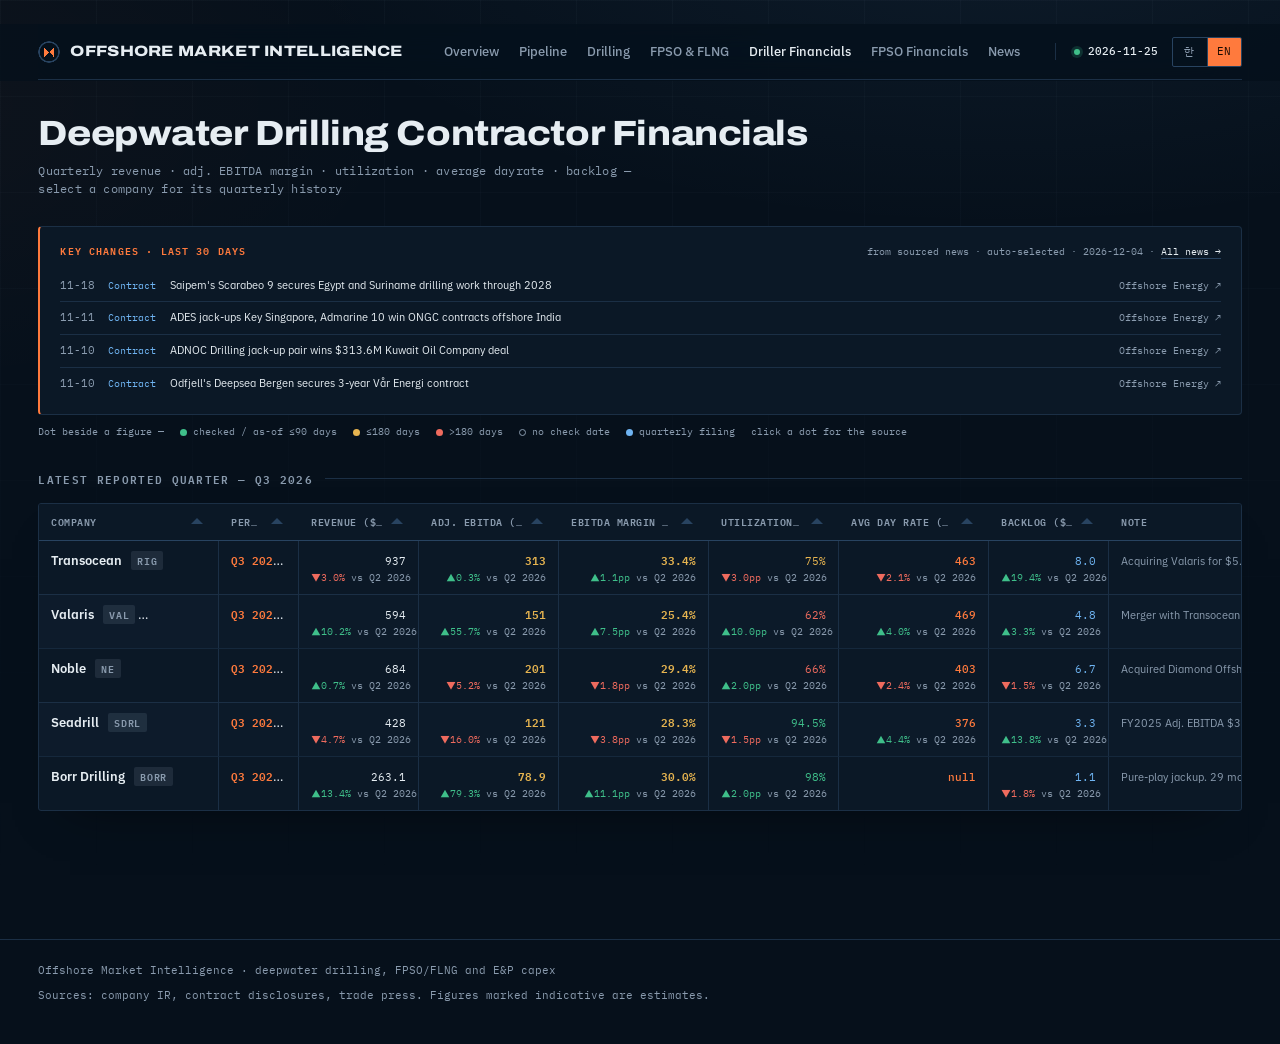
<file: earnings.html>
<!DOCTYPE html>
<html lang="ko">
<head>
  <meta charset="UTF-8">
  <meta name="viewport" content="width=device-width, initial-scale=1.0">
  <title>Drilling Financials — Offshore Market Intelligence</title>
  <!-- Google Fonts -->
  <link rel="preconnect" href="https://fonts.googleapis.com">
  <link rel="preconnect" href="https://fonts.gstatic.com" crossorigin>
  <link href="https://fonts.googleapis.com/css2?family=Archivo:wdth,wght@62..125,400..900&family=IBM+Plex+Mono:wght@400;500;600&family=IBM+Plex+Sans+KR:wght@400;500;600;700&family=IBM+Plex+Sans:ital,wght@0,400;0,500;0,600;0,700;1,400&display=swap" rel="stylesheet">
  <!-- Chart.js CDN -->
  <script src="assets/vendor/chart.umd.min.js"></script>
  <script src="assets/theme.js"></script>
  <!-- Tabulator CDN -->
  <link href="assets/vendor/tabulator_midnight.min.css" rel="stylesheet">
  <script type="text/javascript" src="assets/vendor/tabulator.min.js"></script>
  <style>
    /* ─── CSS Variables ─── */
    :root {
      --bg:         #06101b;
      --panel:      #0b1826;
      --border:     #1b2f45;
      --accent:     #ff7a3d;
      --text:       #e6edf2;
      --text-muted: #8a9bae;
      --green:      #3fbf8a;
      --red:        #ef6b5e;
      --yellow:     #e6b450;
      --blue:       #6fb4f2;
      --orange:     #b79cf0;
      --font-body:  'Inter', sans-serif;
      --font-mono:  'JetBrains Mono', monospace;
    }

    /* ─── Reset & Base ─── */
    *, *::before, *::after { box-sizing: border-box; margin: 0; padding: 0; }
    html { font-size: 14px; }
    body {
      background: var(--bg);
      color: var(--text);
      font-family: var(--font-body);
      line-height: 1.5;
      min-height: 100vh;
    }

    /* ─── Layout ─── */
    .container {
      max-width: 1440px;
      margin: 0 auto;
      padding: 24px 32px;
    }

    /* ─── Header ─── */
    .header {
      display: flex;
      align-items: flex-start;
      justify-content: space-between;
      margin-bottom: 28px;
      padding-bottom: 20px;
      border-bottom: 1px solid var(--border);
      flex-wrap: wrap;
      gap: 12px;
    }
    .header-title {
      display: flex;
      flex-direction: column;
      gap: 4px;
    }
    .header-title h1 {
      font-size: 22px;
      font-weight: 700;
      color: var(--text);
      letter-spacing: -0.3px;
    }
    .header-title .subtitle {
      font-size: 12px;
      color: var(--text-muted);
      font-family: var(--font-mono);
    }
    .header-right {
      display: flex;
      flex-direction: column;
      align-items: flex-end;
      gap: 8px;
    }
    .header-nav {
      display: flex;
      gap: 16px;
      align-items: center;
    }
    .nav-link {
      color: var(--accent);
      text-decoration: none;
      font-size: 13px;
      font-weight: 500;
    }
    .nav-link:hover { text-decoration: underline; }
    .nav-link.active {
      color: var(--text-muted);
      pointer-events: none;
    }
    .header-meta {
      display: flex;
      flex-direction: column;
      align-items: flex-end;
      gap: 4px;
    }
    .header-meta .meta-row {
      display: flex;
      align-items: center;
      gap: 8px;
      font-size: 11px;
      color: var(--text-muted);
      font-family: var(--font-mono);
    }
    .header-meta .meta-row .label { color: var(--text-muted); }
    .header-meta .meta-row .value { color: var(--accent); font-weight: 500; }
    .live-dot {
      width: 6px;
      height: 6px;
      border-radius: 50%;
      background: var(--accent);
      animation: pulse 2s ease-in-out infinite;
      display: inline-block;
    }
    @keyframes pulse {
      0%, 100% { opacity: 1; }
      50% { opacity: 0.3; }
    }

    /* ─── Panel ─── */
    .panel {
      background: var(--panel);
      border: 1px solid var(--border);
      border-radius: 8px;
      overflow: hidden;
    }
    .panel-body {
      padding: 16px;
    }

    /* ─── Section Label ─── */
    .section-label {
      font-size: 11px;
      font-weight: 600;
      color: var(--text-muted);
      text-transform: uppercase;
      letter-spacing: 0.8px;
      margin-bottom: 12px;
    }

    /* ─── Comparison Section ─── */
    .comparison-section {
      margin-bottom: 24px;
    }

    /* ─── Drilldown Panel ─── */
    .drilldown-panel {
      overflow: hidden;
      max-height: 0;
      transition: max-height 0.3s ease;
      margin-bottom: 24px;
    }
    .drilldown-panel.open {
      max-height: 2600px;
    }
    .drilldown-header {
      display: flex;
      align-items: center;
      justify-content: space-between;
      padding: 14px 18px;
      border-bottom: 1px solid var(--border);
    }
    #drilldown-title {
      font-size: 15px;
      font-weight: 600;
      color: var(--text);
    }
    .close-btn {
      background: transparent;
      border: 1px solid var(--border);
      color: var(--text-muted);
      font-size: 18px;
      line-height: 1;
      width: 28px;
      height: 28px;
      border-radius: 4px;
      cursor: pointer;
      display: flex;
      align-items: center;
      justify-content: center;
      transition: all 0.15s;
    }
    .close-btn:hover {
      border-color: var(--red);
      color: var(--red);
    }

    /* ─── KPI Grid ─── */
    .kpi-grid {
      display: grid;
      grid-template-columns: repeat(4, 1fr);
      gap: 16px;
      padding: 16px 18px;
      border-bottom: 1px solid var(--border);
    }
    @media (max-width: 900px) {
      .kpi-grid { grid-template-columns: repeat(2, 1fr); }
    }
    .kpi-card {
      background: var(--bg);
      border: 1px solid var(--border);
      border-radius: 8px;
      padding: 14px 16px;
      position: relative;
      overflow: hidden;
      transition: border-color 0.2s;
    }
    .kpi-card:hover { border-color: var(--accent); }
    .kpi-card::before {
      content: '';
      position: absolute;
      left: 0; top: 0; bottom: 0;
      width: 3px;
      border-radius: 8px 0 0 8px;
    }
    .kpi-card.accent::before  { background: var(--accent); }
    .kpi-card.green::before   { background: var(--green); }
    .kpi-card.yellow::before  { background: var(--yellow); }
    .kpi-card.blue::before    { background: var(--blue); }
    .kpi-label {
      font-size: 10px;
      font-weight: 600;
      color: var(--text-muted);
      text-transform: uppercase;
      letter-spacing: 0.8px;
      margin-bottom: 8px;
    }
    .kpi-value {
      font-size: 24px;
      font-weight: 700;
      color: var(--text);
      line-height: 1;
      font-family: var(--font-mono);
    }
    .kpi-value .unit {
      font-size: 12px;
      font-weight: 500;
      color: var(--text-muted);
      margin-left: 2px;
    }

    /* ─── Two-column layout ─── */
    .two-col {
      display: grid;
      grid-template-columns: minmax(0, 1fr) minmax(0, 1fr);
      gap: 0;
    }
    @media (max-width: 1024px) {
      .two-col { grid-template-columns: 1fr; }
    }
    .two-col > div {
      padding: 16px 18px;
    }
    .two-col > div:first-child {
      border-right: 1px solid var(--border);
    }

    /* ─── Status Badges ─── */
    .badge {
      display: inline-block;
      padding: 2px 8px;
      border-radius: 12px;
      font-size: 11px;
      font-weight: 600;
      letter-spacing: 0.3px;
      white-space: nowrap;
    }
    .badge-green   { background: rgba(63,191,138,0.15);  color: var(--green); }
    .badge-yellow  { background: rgba(230,180,80,0.15); color: var(--yellow); }
    .badge-red     { background: rgba(239,107,94,0.15);  color: var(--red); }
    .badge-blue    { background: rgba(111,180,242,0.15); color: var(--blue); }
    .badge-muted   { background: rgba(138,155,174,0.15); color: var(--text-muted); }
    .badge-orange  { background: rgba(183,156,240,0.15); color: var(--orange); }

    /* ─── Loading / Error ─── */
    .loading {
      padding: 40px;
      text-align: center;
      color: var(--text-muted);
      font-size: 14px;
      line-height: 2;
    }
    .loading code {
      font-family: var(--font-mono);
      background: var(--border);
      padding: 2px 8px;
      border-radius: 4px;
      font-size: 12px;
      color: var(--accent);
    }

    /* ─── Tabulator Overrides ─── */
    .tabulator {
      background: transparent !important;
      border: none !important;
      font-family: var(--font-body) !important;
      font-size: 12px !important;
    }
    .tabulator .tabulator-header {
      background: rgba(27,47,69, 0.5) !important;
      border-bottom: 1px solid var(--border) !important;
    }
    .tabulator .tabulator-header .tabulator-col {
      background: transparent !important;
      border-right: 1px solid var(--border) !important;
      color: var(--text-muted) !important;
      font-size: 11px !important;
      font-weight: 600 !important;
      text-transform: uppercase !important;
      letter-spacing: 0.5px !important;
    }
    .tabulator .tabulator-header .tabulator-col:last-child {
      border-right: none !important;
    }
    .tabulator .tabulator-row {
      background: transparent !important;
      border-bottom: 1px solid var(--border) !important;
      color: var(--text) !important;
      cursor: pointer;
    }
    .tabulator .tabulator-row:last-child {
      border-bottom: none !important;
    }
    .tabulator .tabulator-row:hover {
      background: rgba(27,47,69, 0.4) !important;
    }
    .tabulator .tabulator-row.tabulator-selected,
    .tabulator .tabulator-row.row-selected {
      background: rgba(255,122,61, 0.08) !important;
      box-shadow: inset 2px 0 0 var(--accent) !important; /* not a border: a border widens the row by 2px and summons a horizontal scrollbar */
    }
    .tabulator .tabulator-row .tabulator-cell {
      border-right: 1px solid var(--border) !important;
      padding: 10px 12px !important;
    }
    .tabulator .tabulator-row .tabulator-cell:last-child {
      border-right: none !important;
    }
    .tabulator .tabulator-footer {
      background: transparent !important;
      border-top: 1px solid var(--border) !important;
      color: var(--text-muted) !important;
      font-size: 11px !important;
    }
    .tabulator-tableholder {
      background: transparent !important;
    }
    .tabulator-placeholder {
      background: transparent !important;
      color: var(--text-muted) !important;
    }

    /* mono values */
    .mono {
      font-family: var(--font-mono);
      font-size: 11px;
    }

    /* ─── Highlights ─── */
    .highlights-section {
      padding: 16px 18px;
      border-top: 1px solid var(--border);
    }
    .highlights-label {
      font-size: 11px;
      font-weight: 600;
      color: var(--text-muted);
      text-transform: uppercase;
      letter-spacing: 0.8px;
      margin-bottom: 12px;
    }
    .highlights-quarter-tabs {
      display: flex;
      flex-wrap: wrap;
      gap: 6px;
      margin-bottom: 14px;
    }
    .hl-tab {
      padding: 4px 10px;
      border-radius: 4px;
      border: 1px solid var(--border);
      background: transparent;
      color: var(--text-muted);
      font-size: 11px;
      font-family: var(--font-mono);
      cursor: pointer;
      transition: all 0.15s;
    }
    .hl-tab:hover { border-color: var(--accent); color: var(--text); }
    .hl-tab.active {
      background: rgba(255,122,61,0.12);
      border-color: var(--accent);
      color: var(--accent);
      font-weight: 600;
    }
    .hl-list {
      list-style: none;
      display: flex;
      flex-direction: column;
      gap: 8px;
    }
    .hl-list li {
      display: flex;
      gap: 10px;
      font-size: 13px;
      color: var(--text);
      line-height: 1.6;
    }
    .hl-list li .hl-icon {
      color: var(--accent);
      flex-shrink: 0;
      font-size: 10px;
      margin-top: 5px;
    }

    /* chart title */
    .chart-title {
      font-size: 12px;
      font-weight: 600;
      color: var(--text-muted);
      text-transform: uppercase;
      letter-spacing: 0.6px;
      margin-bottom: 12px;
    }
    .chart-container {
      position: relative;
      height: 260px;
    }

    /* ─── Company Overview ─── */
    .company-overview {
      padding: 16px 18px;
      border-bottom: 1px solid var(--border);
      display: grid;
      grid-template-columns: 1fr 300px;
      gap: 20px;
      align-items: start;
    }
    @media (max-width: 900px) {
      .company-overview { grid-template-columns: 1fr; }
    }
    .co-meta-grid {
      display: grid;
      grid-template-columns: repeat(3, 1fr);
      gap: 10px 16px;
      margin-bottom: 12px;
    }
    @media (max-width: 700px) {
      .co-meta-grid { grid-template-columns: repeat(2, 1fr); }
    }
    .co-meta-item { display: flex; flex-direction: column; gap: 3px; }
    .co-meta-label {
      font-size: 10px;
      font-weight: 600;
      color: var(--text-muted);
      text-transform: uppercase;
      letter-spacing: 0.7px;
    }
    .co-meta-value {
      font-size: 13px;
      font-family: var(--font-mono);
      color: var(--text);
      font-weight: 500;
    }
    .co-model-text {
      font-size: 12px;
      color: var(--text-muted);
      line-height: 1.65;
      margin-bottom: 10px;
      border-left: 2px solid var(--accent);
      padding-left: 10px;
    }
    .co-strategy-text { font-size: 12px; color: var(--text-muted); line-height: 1.6; }
    .co-notable {
      margin-top: 10px;
      font-size: 11px;
      color: var(--accent);
      line-height: 1.55;
      padding: 8px 10px;
      background: rgba(255,122,61,0.06);
      border-radius: 4px;
      border: 1px solid rgba(255,122,61,0.2);
    }
    .co-right { display: flex; flex-direction: column; gap: 12px; }
    .co-box {
      background: var(--bg);
      border: 1px solid var(--border);
      border-radius: 6px;
      padding: 12px 14px;
    }
    .co-box-title {
      font-size: 10px;
      font-weight: 600;
      color: var(--text-muted);
      text-transform: uppercase;
      letter-spacing: 0.7px;
      margin-bottom: 10px;
    }
    .co-rig-mix {
      display: grid;
      grid-template-columns: repeat(4, 1fr);
      gap: 10px;
    }
    .co-rig-stat { display: flex; flex-direction: column; gap: 2px; align-items: center; }
    .co-rig-stat-val {
      font-size: 20px;
      font-weight: 700;
      font-family: var(--font-mono);
      color: var(--text);
      line-height: 1;
    }
    .co-rig-stat-lbl { font-size: 10px; color: var(--text-muted); text-align: center; }
    .co-clients-list { display: flex; flex-wrap: wrap; gap: 6px; }
    .co-client-tag {
      padding: 3px 8px;
      background: rgba(111,180,242,0.1);
      border: 1px solid rgba(111,180,242,0.25);
      border-radius: 4px;
      font-size: 11px;
      color: var(--blue);
      font-weight: 500;
    }
    .co-rigs-section {
      padding: 14px 18px;
      border-bottom: 1px solid var(--border);
    }
    .co-rigs-title {
      font-size: 10px;
      font-weight: 600;
      color: var(--text-muted);
      text-transform: uppercase;
      letter-spacing: 0.7px;
      margin-bottom: 10px;
    }
    .co-rig-row {
      display: grid;
      grid-template-columns: 210px 150px 1fr 90px 120px;
      gap: 8px;
      align-items: center;
      padding: 8px 0;
      border-bottom: 1px solid rgba(27,47,69,0.5);
      font-size: 12px;
    }
    .co-rig-row:last-child { border-bottom: none; }
    .co-rig-row.header-row {
      font-size: 10px;
      color: var(--text-muted);
      font-weight: 600;
      text-transform: uppercase;
      letter-spacing: 0.5px;
      padding-bottom: 6px;
      border-bottom: 1px solid var(--border);
    }
    .co-rig-name { font-weight: 600; color: var(--text); }
    .co-rig-type { color: var(--blue); font-size: 11px; }
    .co-rig-region { color: var(--text-muted); font-size: 11px; }
    .co-rig-depth { font-family: var(--font-mono); font-size: 11px; color: var(--yellow); text-align: right; }
    @media (max-width: 800px) {
      .co-rig-row { grid-template-columns: 1fr 1fr; }
      .co-rig-row.header-row { display: none; }
    }

    /* detail table label */
    .detail-table-label {
      font-size: 12px;
      font-weight: 600;
      color: var(--text-muted);
      text-transform: uppercase;
      letter-spacing: 0.6px;
      margin-bottom: 12px;
    }
    /* Shared header alignment */
    .header {
      display: grid;
      grid-template-columns: minmax(280px, 1fr) minmax(0, auto);
      align-items: start;
      gap: 12px 24px;
    }
    .header-right,
    .header-nav { justify-self: end; }
    .header-nav {
      display: flex;
      align-items: center;
      justify-content: flex-end;
      flex-wrap: wrap;
      gap: 16px;
    }
    @media (max-width: 900px) {
      .header { grid-template-columns: 1fr; }
      .header-right,
      .header-nav {
        justify-self: start;
        align-items: flex-start;
        justify-content: flex-start;
      }
    }
  </style>
  <link rel="stylesheet" href="assets/theme.css">
</head>
<body>
<div class="container">

  <!-- Header -->
  <header class="header">
    <div class="header-title">
      <h1>Offshore Market Intelligence</h1>
      <span class="subtitle">Deepwater Drilling Contractors — Financials, Fleet Mix &amp; Backlog</span>
    </div>
    <div class="header-right">
      <nav class="header-nav">
        <a href="index.html" class="nav-link">Overview</a>
        <a href="pipeline.html" class="nav-link">E&amp;P Pipeline</a>
        <a href="drilling.html" class="nav-link">Deepwater Drilling</a>
        <a href="fpso.html" class="nav-link">FPSO / FLNG Assets</a>
        <span class="nav-link active">Drilling Financials</span>
        <a href="fpso_earnings.html" class="nav-link">FPSO / FLNG Financials</a>
        <a href="news.html" class="nav-link">Market News</a>
      </nav>
      <div class="header-meta" id="header-meta">
        <!-- populated by JS -->
      </div>
    </div>
  </header>

  <section class="page-title-section">
    <h2>Deepwater Drilling Contractor Financials</h2>
    <span class="page-subtitle">Quarterly revenue · adj. EBITDA margin · utilization · average dayrate · backlog — select a company for its quarterly history</span>
  </section>
  <!-- Comparison Table Section -->
  <section class="comparison-section">
    <div class="section-label" id="comparison-label">LATEST REPORTED QUARTER — COMPARISON</div>
    <div class="panel">
      <div id="comparison-table"></div>
    </div>
  </section>

  <!-- Drill-down Panel -->
  <div class="drilldown-panel" id="drilldown-panel">
    <div class="panel">
      <div class="drilldown-header">
        <span id="drilldown-title"></span>
        <button class="close-btn" id="close-drilldown">×</button>
      </div>
      <div id="company-overview-section"></div>
      <div class="kpi-grid" id="drilldown-kpis"></div>
      <div class="two-col">
        <div>
          <div class="chart-title">Revenue &amp; EBITDA Margin — Quarterly</div>
          <div class="chart-container">
            <canvas id="detail-chart"></canvas>
          </div>
        </div>
        <div>
          <div class="detail-table-label">All Quarters</div>
          <div id="detail-table"></div>
        </div>
      </div>
      <div class="highlights-section" id="highlights-section">
        <div class="highlights-label">Key Highlights</div>
        <div class="highlights-quarter-tabs" id="highlights-tabs"></div>
        <ul class="hl-list" id="highlights-list"></ul>
      </div>
    </div>
  </div>

</div>

<script>
(function () {
  'use strict';

  let earningsData = null;
  let comparisonTable = null;
  let detailChart = null;
  let detailTable = null;
  let selectedCompany = null;

  function esc(str) {
    if (str == null) return '';
    return String(str)
      .replace(/&/g, '&amp;')
      .replace(/</g, '&lt;')
      .replace(/>/g, '&gt;')
      .replace(/"/g, '&quot;');
  }

  /* ─── Delta tag helper ─── */
  // mode: 'pct' (% change), 'pp' (percentage points diff), 'abs_pct' (abs % then pct change)
  function deltaTag(current, prev, prevPeriod, mode) {
    if (prev == null || current == null) return '';
    const diff = current - prev;
    const up = diff >= 0;
    const sign = up ? '▲' : '▼';
    const color = up ? 'var(--green)' : 'var(--red)';
    let label;
    if (mode === 'pp') {
      label = `${sign}${Math.abs(diff).toFixed(1)}pp`;
    } else {
      const pct = Math.abs(diff / prev * 100);
      label = `${sign}${pct.toFixed(1)}%`;
    }
    return `<div style="font-size:10px;color:${color};font-family:var(--font-mono);margin-top:2px;line-height:1.2">`
         + `${label} <span style="color:var(--text-muted)">vs ${esc(prevPeriod)}</span></div>`;
  }

  /* ─── Color helpers ─── */
  function marginColor(pct) {
    if (pct >= 40) return 'var(--green)';
    if (pct >= 25) return 'var(--yellow)';
    return 'var(--red)';
  }

  function utilizationColor(pct) {
    if (pct >= 85) return 'var(--green)';
    if (pct >= 75) return 'var(--yellow)';
    return 'var(--red)';
  }

  /* ─── Load data ─── */
  async function loadData() {
    try {
      const res = await fetch('./data/earnings.json');
      if (!res.ok) throw new Error('HTTP ' + res.status);
      earningsData = await res.json();
    } catch (err) {
      document.querySelector('.container').innerHTML +=
        `<div class="loading">&#9888; 데이터 로드 실패: ${err.message}<br>로컬 서버로 실행하세요: <code>python3 -m http.server 8080</code></div>`;
      return false;
    }
    return true;
  }

  /* ─── Render header meta ─── */
  function renderHeaderMeta() {
    const el = document.getElementById('header-meta');
    el.innerHTML = `
      <div class="meta-row">
        <span class="live-dot"></span>
        <span class="label">Updated:</span>
        <span class="value">${esc(earningsData.updated)}</span>
      </div>
    `;
  }

  /* ─── Render comparison table ─── */
  function renderComparisonTable(companies) {
    // Build table data — latest quarter + previous quarter for QoQ delta
    const tableData = companies.map(c => {
      const latest = c.quarters[c.quarters.length - 1];
      const prev   = c.quarters.length >= 2 ? c.quarters[c.quarters.length - 2] : null;
      return {
        name: c.name,
        ticker: c.ticker,
        period: latest.period,
        isMerger: c.ticker === 'VAL',
        revenue_musd:      latest.revenue_musd,
        adj_ebitda_musd:   latest.adj_ebitda_musd,
        ebitda_margin_pct: latest.ebitda_margin_pct,
        utilization_pct:   latest.utilization_pct,
        avg_day_rate_kusd: latest.avg_day_rate_kusd,
        backlog_busd:      latest.backlog_busd,
        note: c.note,
        _src: { source: latest.source, source_url: latest.source_url, period: latest.period },
        _company: c,
        // previous quarter for QoQ reference
        prev_period:         prev ? prev.period : null,
        prev_revenue_musd:   prev ? prev.revenue_musd : null,
        prev_ebitda_musd:    prev ? prev.adj_ebitda_musd : null,
        prev_margin_pct:     prev ? prev.ebitda_margin_pct : null,
        prev_util_pct:       prev ? prev.utilization_pct : null,
        prev_day_rate_kusd:  prev ? prev.avg_day_rate_kusd : null,
        prev_backlog_busd:   prev ? prev.backlog_busd : null,
      };
    });

    // Update section label — show unique periods
    const periods = [...new Set(tableData.map(d => d.period))];
    const labelEl = document.getElementById('comparison-label');
    if (labelEl) {
      const periodStr = periods.length === 1 ? periods[0] : periods.join(' / ');
      labelEl.textContent = `LATEST REPORTED QUARTER — ${periodStr}`;
    }

    if (comparisonTable) {
      comparisonTable.destroy();
      comparisonTable = null;
    }

    comparisonTable = new Tabulator('#comparison-table', {
      data: tableData,
      layout: 'fitColumns',
      columns: [
        {
          title: 'Company',
          field: 'name',
          minWidth: 180,
          widthGrow: 1.4,
          frozen: true,
          formatter: function(cell) {
            const row = cell.getData();
            const mergerBadge = row.isMerger
              ? ' <span class="badge badge-yellow" style="font-size:10px">&#9888; Merger Pending</span>'
              : '';
            return `<span style="font-weight:600;color:var(--text)">${esc(row.name)}</span>
                    <span class="badge badge-muted" style="margin-left:6px;font-size:10px">${esc(row.ticker)}</span>${mergerBadge}`;
          },
        },
        {
          title: 'Period',
          field: 'period',
          minWidth: 80,
          widthGrow: 0.6,
          hozAlign: 'center',
          formatter: function(cell) {
            const v = cell.getValue();
            const isLatest = v && v.includes('2026');
            const color = isLatest ? 'var(--accent)' : 'var(--text-muted)';
            return `<span class="mono" style="color:${color};font-weight:${isLatest ? '600' : '400'}">${esc(v)}</span>` + OMI.src(cell.getData()._src);
          },
        },
        {
          title: 'Revenue ($M)',
          field: 'revenue_musd',
          minWidth: 120,
          widthGrow: 0.8,
          hozAlign: 'right',
          formatter: function(cell) {
            const v = cell.getValue();
            const row = cell.getData();
            return `<span class="mono" style="color:var(--text)">${v.toLocaleString()}</span>`
                 + deltaTag(v, row.prev_revenue_musd, row.prev_period, 'pct');
          },
        },
        {
          title: 'Adj. EBITDA ($M)',
          field: 'adj_ebitda_musd',
          minWidth: 140,
          widthGrow: 0.8,
          hozAlign: 'right',
          formatter: function(cell) {
            const v = cell.getValue();
            const row = cell.getData();
            const color = marginColor(row.ebitda_margin_pct);
            return `<span class="mono" style="color:${color};font-weight:600">${v.toLocaleString()}</span>`
                 + deltaTag(v, row.prev_ebitda_musd, row.prev_period, 'pct');
          },
        },
        {
          title: 'EBITDA Margin (%)',
          field: 'ebitda_margin_pct',
          minWidth: 150,
          widthGrow: 0.8,
          hozAlign: 'right',
          formatter: function(cell) {
            const v = cell.getValue();
            const row = cell.getData();
            const color = marginColor(v);
            return `<span class="mono" style="color:${color};font-weight:600">${v.toFixed(1)}%</span>`
                 + deltaTag(v, row.prev_margin_pct, row.prev_period, 'pp');
          },
        },
        {
          title: 'Utilization (%)',
          field: 'utilization_pct',
          minWidth: 130,
          widthGrow: 0.7,
          hozAlign: 'right',
          formatter: function(cell) {
            const v = cell.getValue();
            const row = cell.getData();
            const color = utilizationColor(v);
            return `<span class="mono" style="color:${color}">${v}%</span>`
                 + deltaTag(v, row.prev_util_pct, row.prev_period, 'pp');
          },
        },
        {
          title: 'Avg Day Rate (k$)',
          field: 'avg_day_rate_kusd',
          minWidth: 150,
          widthGrow: 0.8,
          hozAlign: 'right',
          formatter: function(cell) {
            const v = cell.getValue();
            const row = cell.getData();
            return `<span class="mono" style="color:var(--accent);font-weight:500">${v}</span>`
                 + deltaTag(v, row.prev_day_rate_kusd, row.prev_period, 'pct');
          },
        },
        {
          title: 'Backlog ($B)',
          field: 'backlog_busd',
          minWidth: 120,
          widthGrow: 0.7,
          hozAlign: 'right',
          formatter: function(cell) {
            const v = cell.getValue();
            const row = cell.getData();
            return `<span class="mono" style="color:var(--blue)">${v.toFixed(1)}</span>`
                 + deltaTag(v, row.prev_backlog_busd, row.prev_period, 'pct');
          },
        },
        {
          title: 'Note',
          field: 'note',
          minWidth: 200,
          widthGrow: 2,
          formatter: function(cell) {
            const v = cell.getValue();
            return `<span style="color:var(--text-muted);font-size:11px">${esc(v)}</span>`;
          },
        },
      ],
      rowClick: function(e, row) {
        const data = row.getData();
        const company = data._company;

        // Deselect all rows visually
        comparisonTable.getRows().forEach(r => {
          r.getElement().classList.remove('row-selected');
        });

        if (selectedCompany && selectedCompany.name === company.name) {
          // Same row clicked again — close drilldown
          closeDrillDown();
        } else {
          // New row clicked
          row.getElement().classList.add('row-selected');
          renderDrillDown(company);
        }
      },
    });

    comparisonTable.on('rowClick', function(e, row) {
      const data = row.getData();
      const company = data._company;

      comparisonTable.getRows().forEach(r => {
        r.getElement().classList.remove('row-selected');
      });

      if (selectedCompany && selectedCompany.name === company.name) {
        closeDrillDown();
      } else {
        row.getElement().classList.add('row-selected');
        renderDrillDown(company);
        OMI.related('company', company, document.getElementById('company-overview-section'));
      }
    });
    const clickRow = (t, pred) => { const r = t && t.getRows().find(x => pred(x.getData())); if (r) { r.getElement().dispatchEvent(new MouseEvent('click', { bubbles: true })); r.getElement().scrollIntoView({ block: 'center' }); } return r; };
    OMI.whenOpen(name => clickRow(comparisonTable, d => d.name === name));
  }

  /* ─── Render company overview ─── */
  function renderCompanyOverview(company) {
    const el = document.getElementById('company-overview-section');
    if (!el) return;
    const p = company.company_profile;
    if (!p) { el.innerHTML = ''; return; }

    const mix = p.rig_mix || {};
    const clients = (p.key_clients || []).map(c =>
      `<span class="co-client-tag">${esc(c)}</span>`
    ).join('');

    const rigs = (p.key_rigs || []).map(r => {
      const status = r.status || '';
      const badgeClass = status.includes('Available') || status.includes('Reactivation')
        ? 'badge-yellow'
        : status.includes('Marketing')
        ? 'badge-orange'
        : 'badge-green';
      const depth = r.water_depth_ft != null ? `${Number(r.water_depth_ft).toLocaleString()} ft` : '—';
      return `
        <div class="co-rig-row">
          <div class="co-rig-name">${esc(r.name)}</div>
          <div class="co-rig-type">${esc(r.type)}</div>
          <div class="co-rig-region">${esc(r.region)}</div>
          <div class="co-rig-depth">${depth}</div>
          <div><span class="badge ${badgeClass}" style="font-size:10px">${esc(status || 'Active')}</span></div>
        </div>`;
    }).join('');

    el.innerHTML = `
      <div class="company-overview">
        <div>
          <div class="co-meta-grid">
            ${p.founded ? `<div class="co-meta-item"><span class="co-meta-label">설립연도</span><span class="co-meta-value">${esc(String(p.founded))}</span></div>` : ''}
            ${p.hq ? `<div class="co-meta-item"><span class="co-meta-label">본사</span><span class="co-meta-value">${esc(p.hq)}</span></div>` : ''}
            ${p.employees ? `<div class="co-meta-item"><span class="co-meta-label">직원 수</span><span class="co-meta-value">${esc(p.employees)}</span></div>` : ''}
            ${p.market_cap_busd != null ? `<div class="co-meta-item"><span class="co-meta-label">시가총액</span><span class="co-meta-value">$${p.market_cap_busd.toFixed(1)}B</span></div>` : ''}
          </div>
          ${p.business_model ? `<div class="co-model-text">${esc(p.business_model)}</div>` : ''}
          ${p.strategy ? `<div class="co-strategy-text">${esc(p.strategy)}</div>` : ''}
          ${p.notable ? `<div class="co-notable">★ ${esc(p.notable)}</div>` : ''}
        </div>
        <div class="co-right">
          <div class="co-box">
            <div class="co-box-title">Rig Mix</div>
            <div class="co-rig-mix">
              ${mix.drillships != null ? `<div class="co-rig-stat"><div class="co-rig-stat-val" style="color:var(--accent)">${mix.drillships}</div><div class="co-rig-stat-lbl">Drillships</div></div>` : ''}
              ${mix.semisubmersibles != null ? `<div class="co-rig-stat"><div class="co-rig-stat-val" style="color:var(--blue)">${mix.semisubmersibles}</div><div class="co-rig-stat-lbl">Semis</div></div>` : ''}
              ${mix.jackups != null ? `<div class="co-rig-stat"><div class="co-rig-stat-val" style="color:var(--yellow)">${mix.jackups}</div><div class="co-rig-stat-lbl">Jackups</div></div>` : ''}
              ${mix.total != null ? `<div class="co-rig-stat"><div class="co-rig-stat-val" style="color:var(--text-muted)">${mix.total}</div><div class="co-rig-stat-lbl">Total</div></div>` : ''}
            </div>
          </div>
          ${clients ? `
          <div class="co-box">
            <div class="co-box-title">주요 고객</div>
            <div class="co-clients-list">${clients}</div>
          </div>` : ''}
        </div>
      </div>
      ${rigs ? `
      <div class="co-rigs-section">
        <div class="co-rigs-title">주요 리그</div>
        <div>
          <div class="co-rig-row header-row">
            <div>리그명</div><div>유형</div><div>지역</div><div>수심</div><div>상태</div>
          </div>
          ${rigs}
        </div>
      </div>` : ''}
    `;
  }

  /* ─── Render drill-down ─── */
  function renderDrillDown(company) {
    selectedCompany = company;
    const panel = document.getElementById('drilldown-panel');
    const latest = company.quarters[company.quarters.length - 1];

    // Title
    const mergerBadge = company.ticker === 'VAL'
      ? ' <span class="badge badge-yellow" style="font-size:11px">&#9888; Merger Pending</span>'
      : '';
    document.getElementById('drilldown-title').innerHTML =
      `${esc(company.name)} <span class="badge badge-muted" style="font-size:12px">${esc(company.ticker)}</span>` +
      ` <span class="badge badge-blue" style="font-size:11px;margin-left:4px">${esc(latest.period)}</span>` +
      mergerBadge;

    // KPI cards (latest quarter)
    document.getElementById('drilldown-kpis').innerHTML = `
      <div class="kpi-card accent">
        <div class="kpi-label">${esc(latest.period)} Revenue</div>
        <div class="kpi-value">${latest.revenue_musd.toLocaleString()}<span class="unit">$M</span></div>
      </div>
      <div class="kpi-card green">
        <div class="kpi-label">${esc(latest.period)} Adj. EBITDA</div>
        <div class="kpi-value">${latest.adj_ebitda_musd.toLocaleString()}<span class="unit">$M</span></div>
      </div>
      <div class="kpi-card yellow">
        <div class="kpi-label">EBITDA Margin</div>
        <div class="kpi-value">${latest.ebitda_margin_pct.toFixed(1)}<span class="unit">%</span></div>
      </div>
      <div class="kpi-card blue">
        <div class="kpi-label">Backlog</div>
        <div class="kpi-value">${latest.backlog_busd.toFixed(1)}<span class="unit">$B</span></div>
      </div>
    `;

    // Open panel
    panel.classList.add('open');

    // Scroll into view
    setTimeout(() => {
      panel.scrollIntoView({ behavior: 'smooth', block: 'nearest' });
    }, 50);

    // Render chart, table and highlights
    renderCompanyOverview(company);
    renderDetailChart(company);
    // Safari: the chart is built while the panel is still expanding from max-height 0 and can stay blank.
    // Redraw at full size once the panel has opened.
    const redrawDetailChart = () => { if (detailChart) { detailChart.resize(); detailChart.update('none'); } };
    requestAnimationFrame(redrawDetailChart);
    setTimeout(redrawDetailChart, 450);
    renderDetailTable(company);
    renderHighlights(company);
  }

  /* ─── Render highlights ─── */
  let activeHighlightPeriod = null;

  function renderHighlights(company) {
    const tabsEl = document.getElementById('highlights-tabs');
    const listEl = document.getElementById('highlights-list');
    if (!tabsEl || !listEl) return;

    // Build tabs — reverse order (latest first)
    const quarters = [...company.quarters].reverse();
    activeHighlightPeriod = quarters[0].period;

    tabsEl.innerHTML = quarters.map(q => {
      const isLatest = q === quarters[0];
      return `<button class="hl-tab${isLatest ? ' active' : ''}" data-period="${esc(q.period)}">${esc(q.period)}</button>`;
    }).join('');

    // Tab click handler
    tabsEl.querySelectorAll('.hl-tab').forEach(btn => {
      btn.addEventListener('click', function() {
        tabsEl.querySelectorAll('.hl-tab').forEach(b => b.classList.remove('active'));
        this.classList.add('active');
        activeHighlightPeriod = this.dataset.period;
        const q = company.quarters.find(q => q.period === activeHighlightPeriod);
        renderHighlightList(q);
      });
    });

    // Render latest quarter highlights initially
    renderHighlightList(quarters[0]);
  }

  function renderHighlightList(quarter) {
    const listEl = document.getElementById('highlights-list');
    if (!listEl) return;
    if (!quarter || !quarter.highlights || quarter.highlights.length === 0) {
      listEl.innerHTML = '<li><span class="hl-icon">▸</span><span style="color:var(--text-muted)">주요 내용 없음</span></li>';
      return;
    }
    listEl.innerHTML = quarter.highlights.map(h =>
      `<li><span class="hl-icon">▸</span><span>${esc(h)}</span></li>`
    ).join('');
  }

  /* ─── Close drill-down ─── */
  function closeDrillDown() {
    selectedCompany = null;
    const panel = document.getElementById('drilldown-panel');
    panel.classList.remove('open');
    const overviewEl = document.getElementById('company-overview-section');
    if (overviewEl) overviewEl.innerHTML = '';

    // Deselect all rows
    if (comparisonTable) {
      comparisonTable.getRows().forEach(r => {
        r.getElement().classList.remove('row-selected');
      });
    }

    // Destroy chart
    if (detailChart) {
      detailChart.destroy();
      detailChart = null;
    }
    if (detailTable) {
      detailTable.destroy();
      detailTable = null;
    }
  }

  /* ─── Render detail chart ─── */
  function renderDetailChart(company) {
    const labels = company.quarters.map(q => q.period);
    const revenues = company.quarters.map(q => q.revenue_musd);
    const margins = company.quarters.map(q => q.ebitda_margin_pct);

    const canvas = document.getElementById('detail-chart');
    if (detailChart) {
      detailChart.destroy();
      detailChart = null;
    }

    const ctx = canvas.getContext('2d');
    detailChart = new Chart(ctx, {
      type: 'bar',
      data: {
        labels: labels,
        datasets: [
          {
            type: 'bar',
            label: 'Revenue ($M)',
            data: revenues,
            backgroundColor: '#58a6ff55',
            borderColor: '#6fb4f2',
            borderWidth: 1,
            borderRadius: 3,
            yAxisID: 'y',
          },
          {
            type: 'line',
            label: 'EBITDA Margin (%)',
            data: margins,
            borderColor: '#ff7a3d',
            backgroundColor: '#00d4aa22',
            borderWidth: 2,
            pointRadius: 4,
            pointBackgroundColor: '#ff7a3d',
            tension: 0.3,
            yAxisID: 'y2',
            fill: false,
          },
        ],
      },
      options: {
        responsive: true,
        maintainAspectRatio: false,
        interaction: {
          mode: 'index',
          intersect: false,
        },
        plugins: {
          legend: {
            position: 'top',
            labels: {
              color: '#8a9bae',
              font: { size: 11, family: "'Inter', sans-serif" },
              boxWidth: 12,
              padding: 14,
            },
          },
          tooltip: {
            backgroundColor: '#0b1826',
            borderColor: '#1b2f45',
            borderWidth: 1,
            titleColor: '#e6edf2',
            bodyColor: '#8a9bae',
            padding: 10,
          },
        },
        scales: {
          x: {
            grid: { color: '#30363d33' },
            ticks: {
              color: '#8a9bae',
              font: { size: 10, family: "'JetBrains Mono', monospace" },
            },
          },
          y: {
            position: 'left',
            grid: { color: '#30363d55' },
            ticks: {
              color: '#8a9bae',
              font: { size: 10, family: "'JetBrains Mono', monospace" },
              callback: v => '$' + v + 'M',
            },
            title: {
              display: true,
              text: 'Revenue ($M)',
              color: '#6fb4f2',
              font: { size: 10 },
            },
          },
          y2: {
            position: 'right',
            grid: { drawOnChartArea: false },
            ticks: {
              color: '#8a9bae',
              font: { size: 10, family: "'JetBrains Mono', monospace" },
              callback: v => v + '%',
            },
            title: {
              display: true,
              text: 'EBITDA Margin (%)',
              color: '#ff7a3d',
              font: { size: 10 },
            },
          },
        },
      },
    });
  }

  /* ─── Render detail table ─── */
  function renderDetailTable(company) {
    const tableData = company.quarters.map(q => ({
      period: q.period,
      revenue_musd: q.revenue_musd,
      adj_ebitda_musd: q.adj_ebitda_musd,
      ebitda_margin_pct: q.ebitda_margin_pct,
      utilization_pct: q.utilization_pct,
      avg_day_rate_kusd: q.avg_day_rate_kusd,
      backlog_busd: q.backlog_busd,
    }));

    if (detailTable) {
      detailTable.destroy();
      detailTable = null;
    }

    detailTable = new Tabulator('#detail-table', {
      data: tableData,
      layout: 'fitColumns',
      columns: [
        {
          title: 'Period',
          field: 'period',
          widthGrow: 0.8,
          formatter: function(cell) {
            return `<span class="mono" style="color:var(--text)">${esc(cell.getValue())}</span>`;
          },
        },
        {
          title: 'Revenue ($M)',
          field: 'revenue_musd',
          widthGrow: 0.8,
          hozAlign: 'right',
          formatter: function(cell) {
            return `<span class="mono">${cell.getValue().toLocaleString()}</span>`;
          },
        },
        {
          title: 'EBITDA ($M)',
          field: 'adj_ebitda_musd',
          widthGrow: 0.8,
          hozAlign: 'right',
          formatter: function(cell) {
            const v = cell.getValue();
            const pct = cell.getData().ebitda_margin_pct;
            const color = marginColor(pct);
            return `<span class="mono" style="color:${color}">${v.toLocaleString()}</span>`;
          },
        },
        {
          title: 'Margin (%)',
          field: 'ebitda_margin_pct',
          widthGrow: 0.7,
          hozAlign: 'right',
          formatter: function(cell) {
            const v = cell.getValue();
            const color = marginColor(v);
            return `<span class="mono" style="color:${color};font-weight:600">${v.toFixed(1)}%</span>`;
          },
        },
        {
          title: 'Util. (%)',
          field: 'utilization_pct',
          widthGrow: 0.6,
          hozAlign: 'right',
          formatter: function(cell) {
            const v = cell.getValue();
            const color = utilizationColor(v);
            return `<span class="mono" style="color:${color}">${v}%</span>`;
          },
        },
        {
          title: 'Day Rate (k$)',
          field: 'avg_day_rate_kusd',
          widthGrow: 0.8,
          hozAlign: 'right',
          formatter: function(cell) {
            return `<span class="mono" style="color:var(--accent)">${cell.getValue()}</span>`;
          },
        },
        {
          title: 'Backlog ($B)',
          field: 'backlog_busd',
          widthGrow: 0.7,
          hozAlign: 'right',
          formatter: function(cell) {
            return `<span class="mono" style="color:var(--blue)">${cell.getValue().toFixed(1)}</span>`;
          },
        },
      ],
    });
  }

  /* ─── Init ─── */
  async function init() {
    const ok = await loadData();
    if (!ok) return;

    renderHeaderMeta();
    renderComparisonTable(earningsData.companies);

    document.getElementById('close-drilldown').addEventListener('click', closeDrillDown);
  }

  init();
})();
</script>
</body>
</html>
</file>
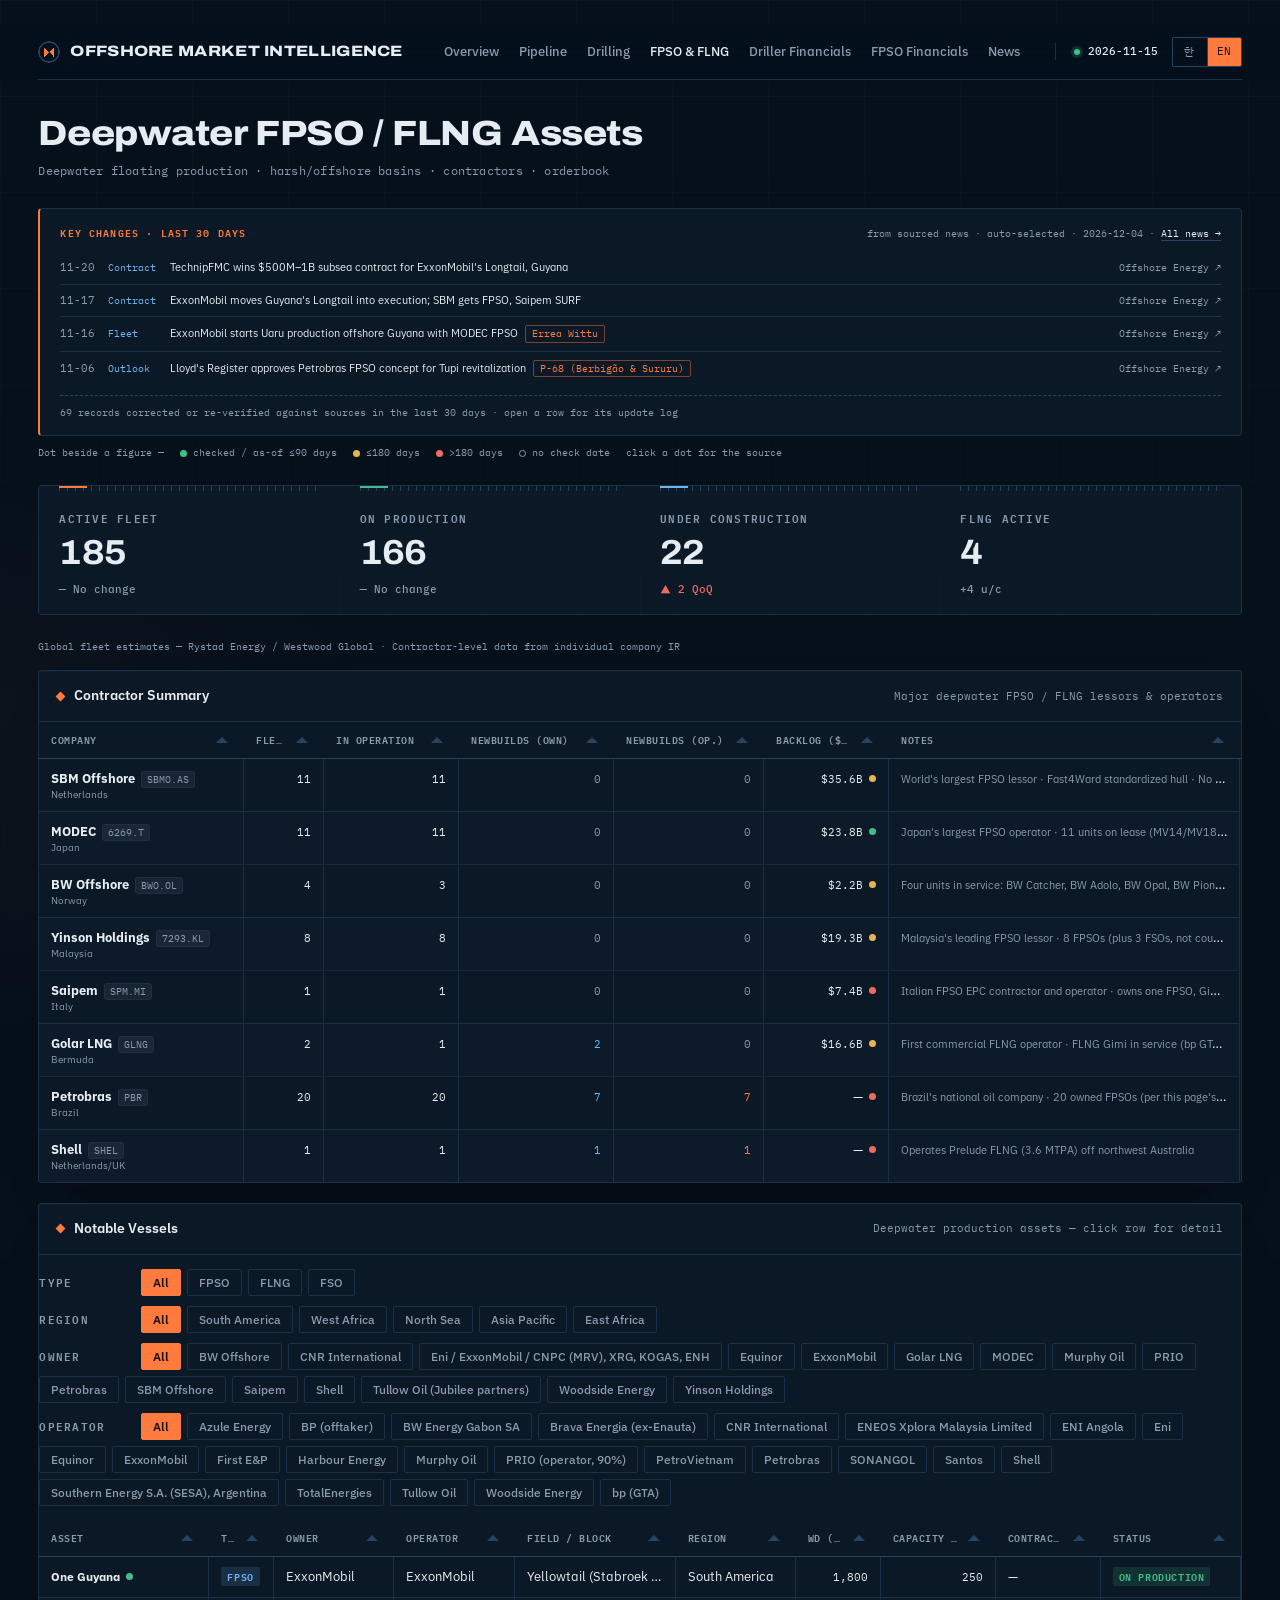
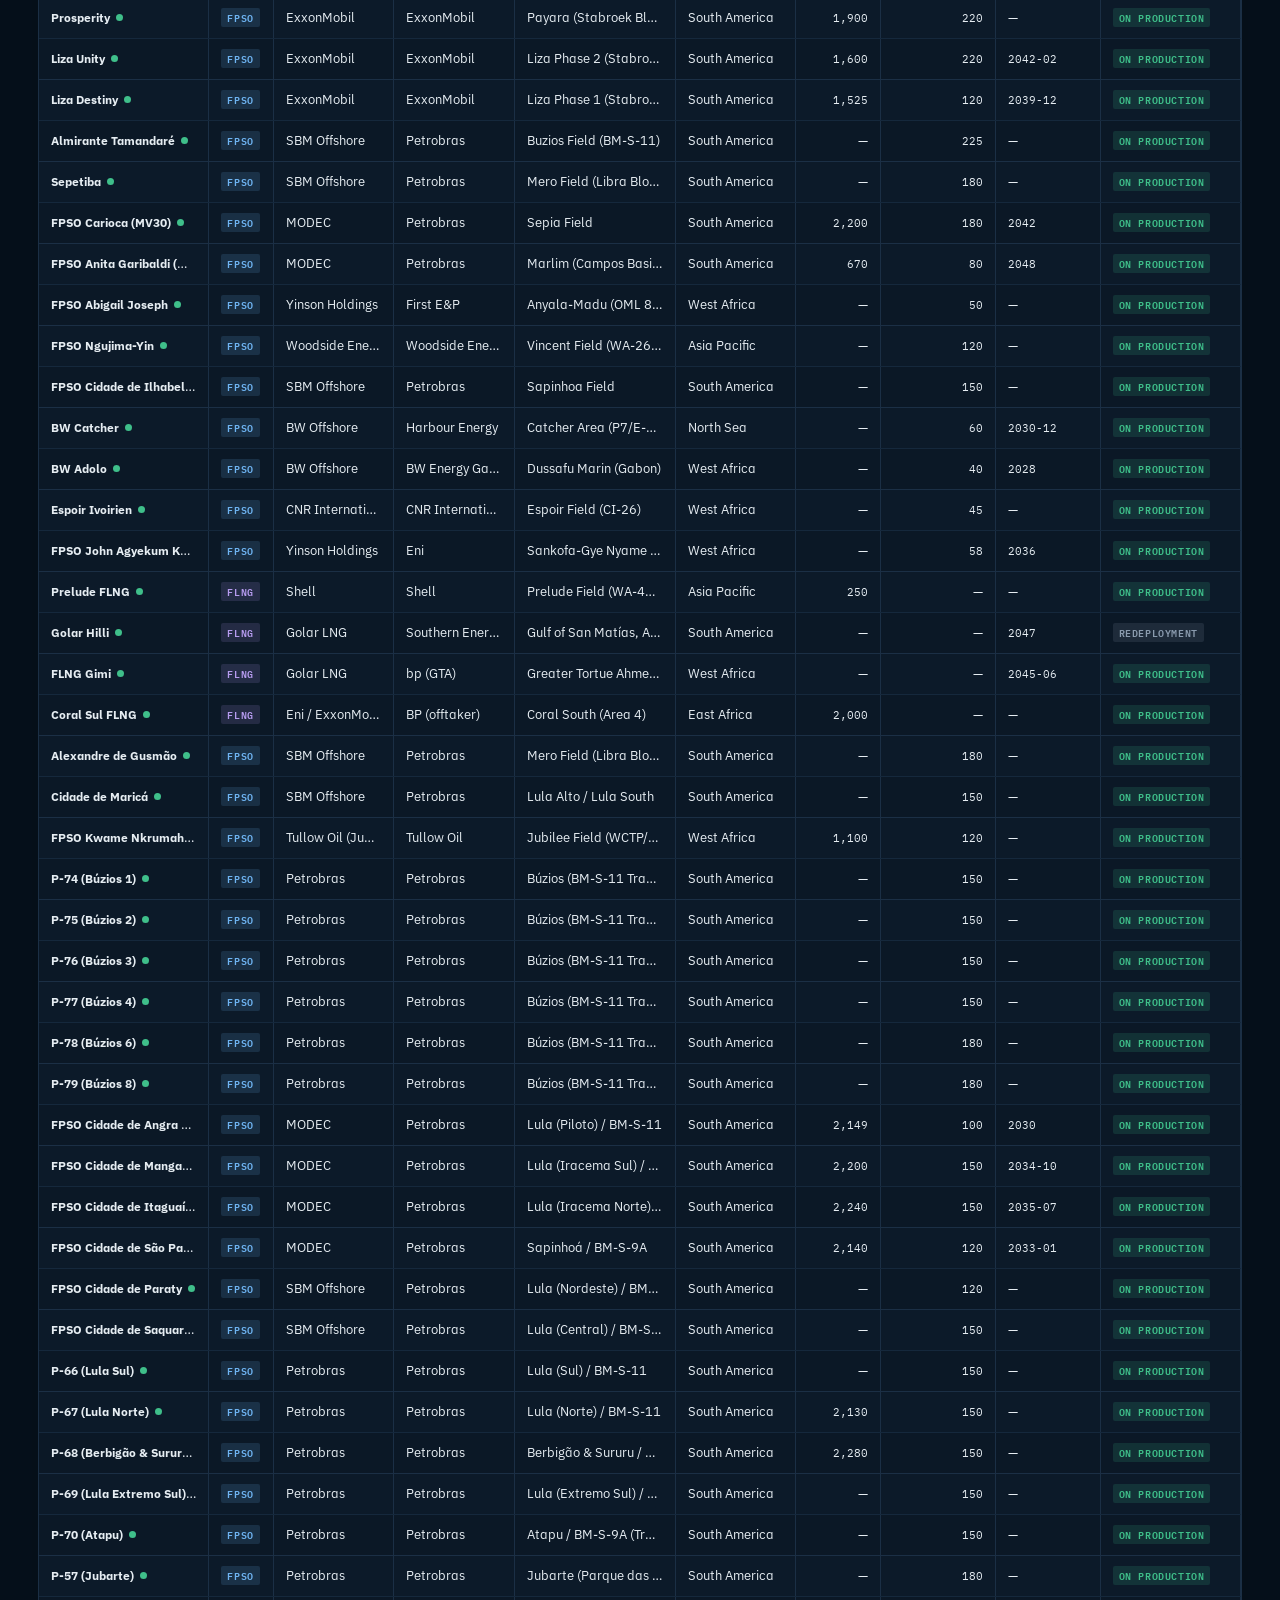
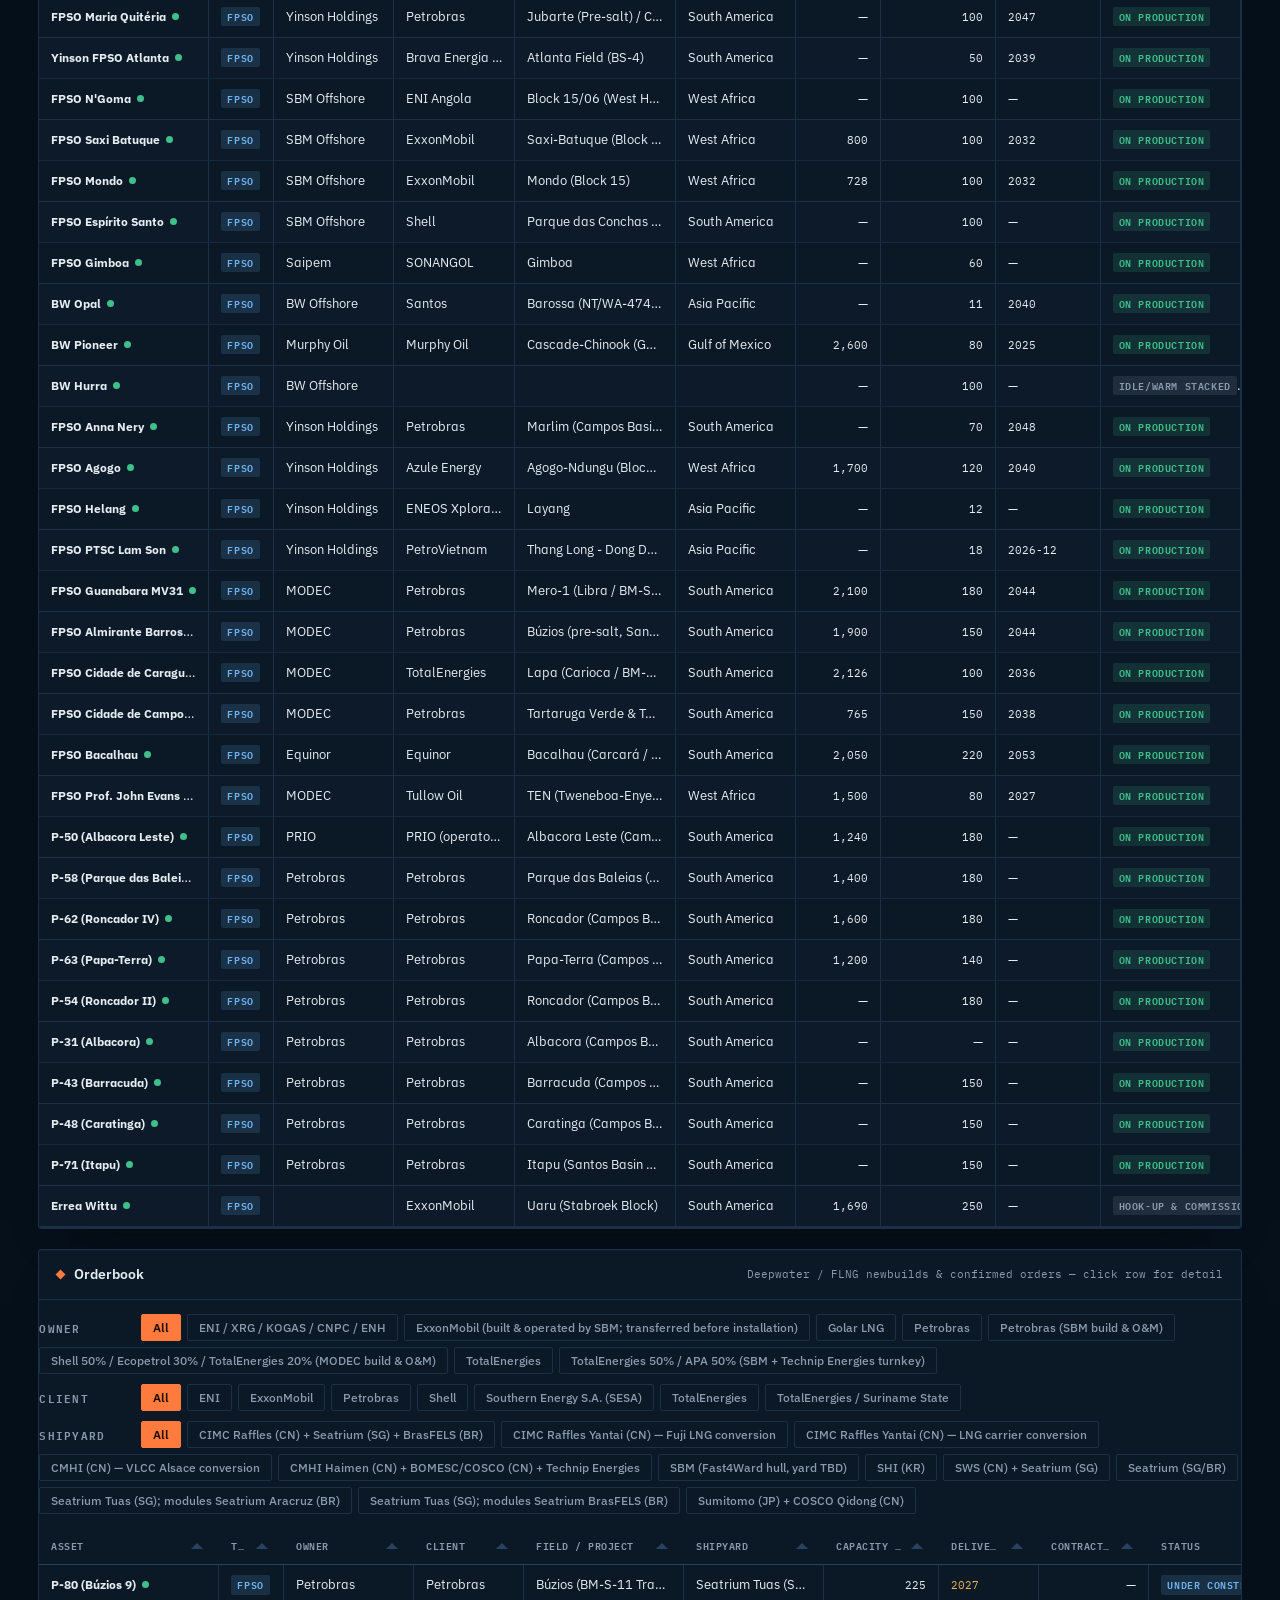
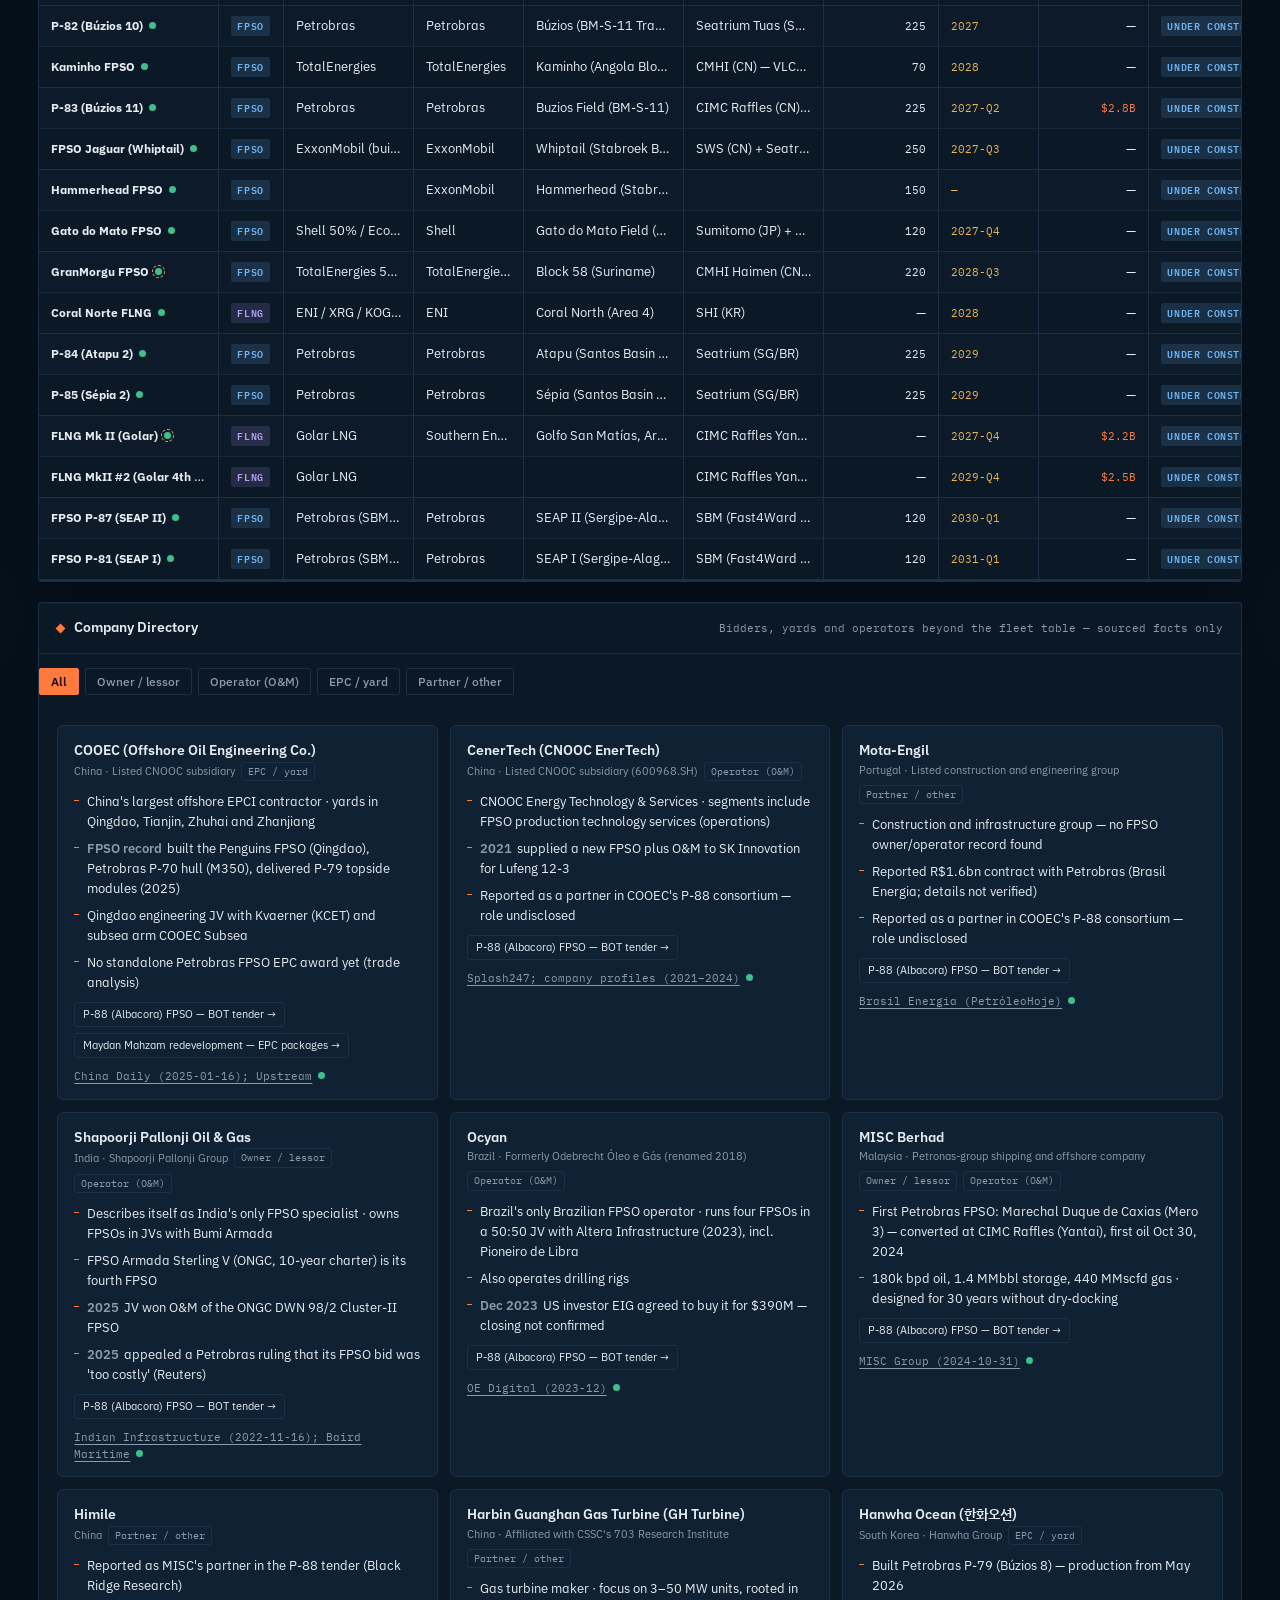
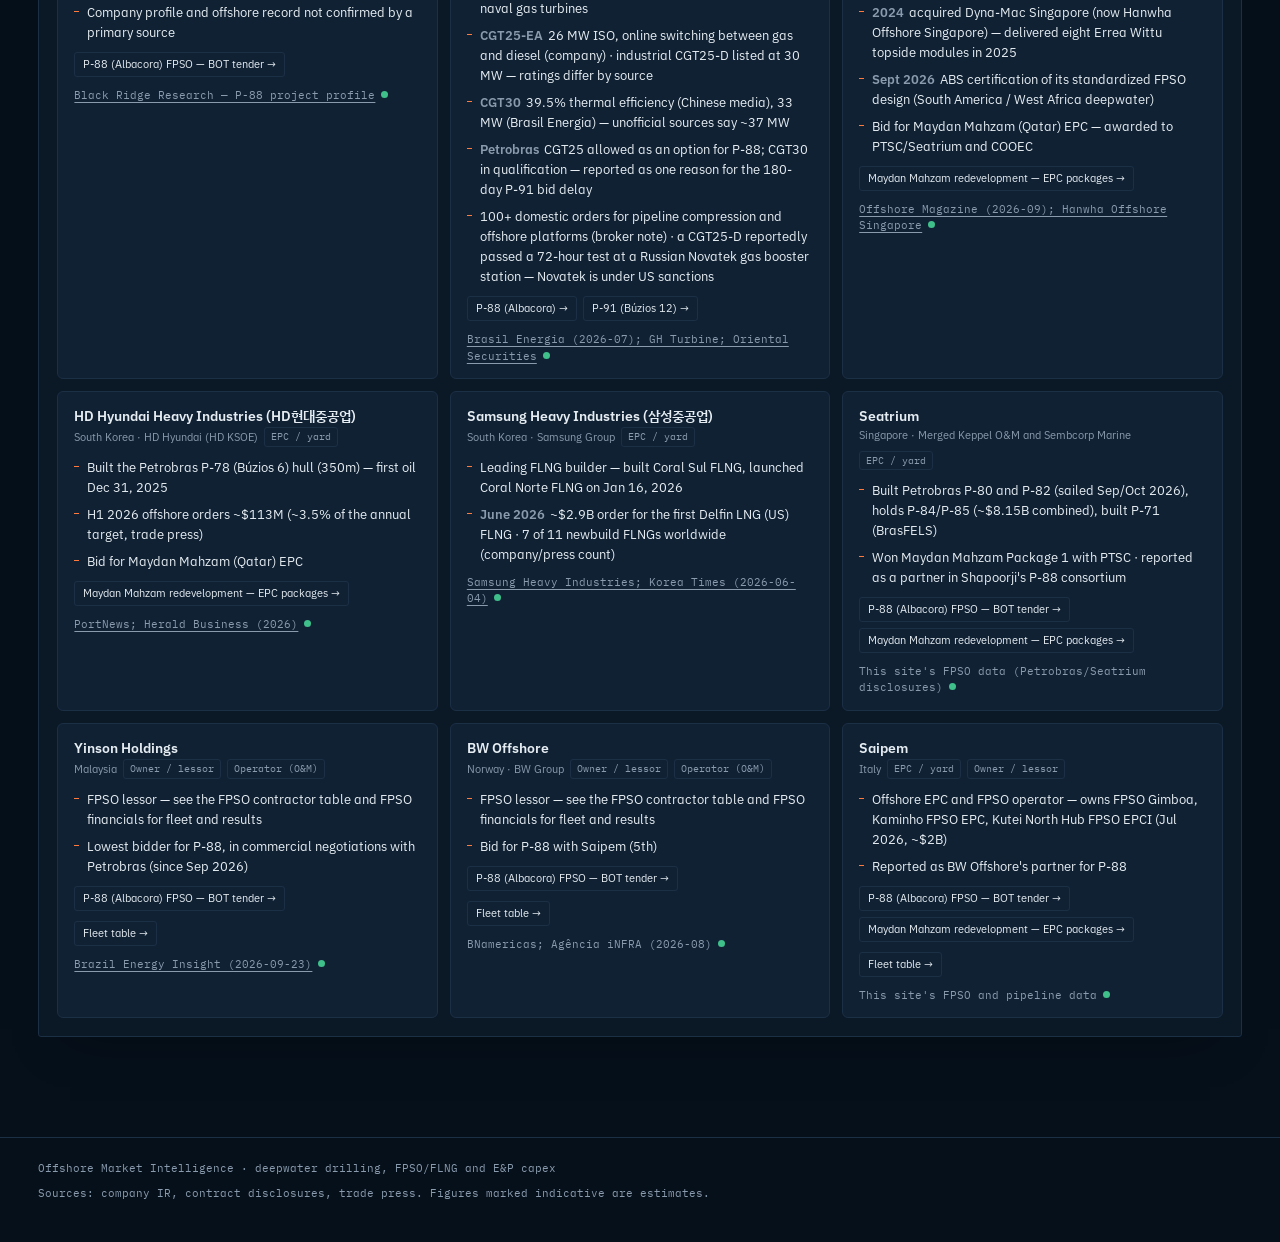
<file: fpso.html>
<!DOCTYPE html>
<html lang="ko">
<head>
  <meta charset="UTF-8">
  <meta name="viewport" content="width=device-width, initial-scale=1.0">
  <title>FPSO / FLNG Assets — Offshore Market Intelligence</title>
  <!-- Google Fonts -->
  <link rel="preconnect" href="https://fonts.googleapis.com">
  <link rel="preconnect" href="https://fonts.gstatic.com" crossorigin>
  <link href="https://fonts.googleapis.com/css2?family=Archivo:wdth,wght@62..125,400..900&family=IBM+Plex+Mono:wght@400;500;600&family=IBM+Plex+Sans+KR:wght@400;500;600;700&family=IBM+Plex+Sans:ital,wght@0,400;0,500;0,600;0,700;1,400&display=swap" rel="stylesheet">
  <!-- Chart.js CDN -->
  <script src="assets/vendor/chart.umd.min.js"></script>
  <script src="assets/theme.js"></script>
  <!-- Tabulator CDN -->
  <link href="assets/vendor/tabulator_midnight.min.css" rel="stylesheet">
  <script type="text/javascript" src="assets/vendor/tabulator.min.js"></script>
  <style>
    /* ─── CSS Variables ─── */
    :root {
      --bg:         #06101b;
      --panel:      #0b1826;
      --border:     #1b2f45;
      --accent:     #ff7a3d;
      --text:       #e6edf2;
      --text-muted: #8a9bae;
      --green:      #3fbf8a;
      --red:        #ef6b5e;
      --yellow:     #e6b450;
      --blue:       #6fb4f2;
      --orange:     #b79cf0;
      --font-body:  'Inter', sans-serif;
      --font-mono:  'JetBrains Mono', monospace;
    }

    /* ─── Reset & Base ─── */
    *, *::before, *::after { box-sizing: border-box; margin: 0; padding: 0; }
    html { font-size: 14px; }
    body {
      background: var(--bg);
      color: var(--text);
      font-family: var(--font-body);
      line-height: 1.5;
      min-height: 100vh;
    }

    /* ─── Layout ─── */
    .container {
      max-width: 1440px;
      margin: 0 auto;
      padding: 24px 32px;
    }
    @media (max-width: 600px) {
      .container { padding: 16px; }
    }

    /* ─── Header ─── */
    .header {
      display: flex;
      align-items: flex-start;
      justify-content: space-between;
      margin-bottom: 28px;
      padding-bottom: 20px;
      border-bottom: 1px solid var(--border);
      flex-wrap: wrap;
      gap: 12px;
    }
    .header-title {
      display: flex;
      flex-direction: column;
      gap: 4px;
    }
    .header-title h1 {
      font-size: 22px;
      font-weight: 700;
      color: var(--text);
      letter-spacing: -0.3px;
    }
    .header-title .subtitle {
      font-size: 12px;
      color: var(--text-muted);
      font-family: var(--font-mono);
    }
    .header-right {
      display: flex;
      flex-direction: column;
      align-items: flex-end;
      gap: 8px;
    }
    .header-nav {
      display: flex;
      gap: 16px;
      align-items: center;
      flex-wrap: wrap;
    }
    .nav-link {
      color: var(--accent);
      text-decoration: none;
      font-size: 13px;
      font-weight: 500;
    }
    .nav-link:hover { text-decoration: underline; }
    .nav-link.active {
      font-weight: 700;
      color: var(--text);
    }
    .header-meta {
      display: flex;
      flex-direction: column;
      align-items: flex-end;
      gap: 4px;
    }
    .header-meta .meta-row {
      display: flex;
      align-items: center;
      gap: 8px;
      font-size: 11px;
      color: var(--text-muted);
      font-family: var(--font-mono);
    }
    .header-meta .meta-row .label { color: var(--text-muted); }
    .header-meta .meta-row .value { color: var(--accent); font-weight: 500; }
    .live-dot {
      width: 6px;
      height: 6px;
      border-radius: 50%;
      background: var(--accent);
      animation: pulse 2s ease-in-out infinite;
      display: inline-block;
    }
    @keyframes pulse {
      0%, 100% { opacity: 1; }
      50% { opacity: 0.3; }
    }

    /* ─── Custom Tooltip ─── */
    #col-tooltip {
      position: fixed;
      background: var(--panel);
      border: 1px solid var(--border);
      color: var(--text);
      font-size: 11px;
      font-family: var(--font-mono);
      line-height: 1.5;
      padding: 6px 10px;
      border-radius: 4px;
      pointer-events: none;
      z-index: 9999;
      max-width: 320px;
      box-shadow: 0 4px 12px rgba(0,0,0,0.4);
      display: none;
    }

    /* ─── Page Title ─── */
    .page-title-section {
      margin-bottom: 24px;
    }
    .page-title-section h2 {
      font-size: 20px;
      font-weight: 700;
      color: var(--text);
      letter-spacing: -0.2px;
      margin-bottom: 4px;
    }
    .page-title-section .page-subtitle {
      font-size: 12px;
      color: var(--text-muted);
      font-family: var(--font-mono);
    }

    /* ─── KPI Grid ─── */
    .kpi-grid {
      display: grid;
      grid-template-columns: repeat(4, 1fr);
      gap: 16px;
      margin-bottom: 24px;
    }
    @media (max-width: 900px) {
      .kpi-grid { grid-template-columns: repeat(2, 1fr); }
    }
    @media (max-width: 480px) {
      .kpi-grid { grid-template-columns: 1fr 1fr; }
    }
    .kpi-card {
      background: var(--panel);
      border: 1px solid var(--border);
      border-radius: 8px;
      padding: 18px 20px;
      position: relative;
      overflow: hidden;
      transition: border-color 0.2s;
    }
    .kpi-card:hover { border-color: var(--accent); }
    .kpi-card::before {
      content: '';
      position: absolute;
      left: 0; top: 0; bottom: 0;
      width: 3px;
      border-radius: 8px 0 0 8px;
    }
    .kpi-card.accent::before  { background: var(--accent); }
    .kpi-card.green::before   { background: var(--green); }
    .kpi-card.blue::before    { background: var(--blue); }
    .kpi-card.orange::before  { background: var(--orange); }

    .kpi-label {
      font-size: 11px;
      font-weight: 600;
      color: var(--text-muted);
      text-transform: uppercase;
      letter-spacing: 0.8px;
      margin-bottom: 10px;
    }
    .kpi-value {
      font-size: 32px;
      font-weight: 700;
      color: var(--text);
      line-height: 1;
      margin-bottom: 8px;
      font-family: var(--font-mono);
    }
    .kpi-value .unit {
      font-size: 14px;
      font-weight: 500;
      color: var(--text-muted);
      margin-left: 2px;
    }
    .kpi-delta {
      font-size: 12px;
      font-weight: 500;
      font-family: var(--font-mono);
    }
    .kpi-delta.positive { color: var(--green); }
    .kpi-delta.negative { color: var(--red); }
    .kpi-delta.neutral  { color: var(--text-muted); }

    /* ─── Panel ─── */
    .panel {
      background: var(--panel);
      border: 1px solid var(--border);
      border-radius: 8px;
      overflow: hidden;
      margin-bottom: 20px;
    }
    .panel-header {
      padding: 14px 18px;
      border-bottom: 1px solid var(--border);
      display: flex;
      align-items: center;
      justify-content: space-between;
    }
    .panel-title {
      font-size: 13px;
      font-weight: 600;
      color: var(--text);
      display: flex;
      align-items: center;
      gap: 8px;
    }
    .panel-title .dot {
      width: 8px;
      height: 8px;
      border-radius: 50%;
      background: var(--accent);
    }
    .panel-subtitle {
      font-size: 11px;
      color: var(--text-muted);
      font-family: var(--font-mono);
    }
    .panel-body {
      padding: 16px;
    }
    .confidence-badge {
      display: inline-flex;
      align-items: center;
      gap: 4px;
      font-size: 10px;
      font-family: var(--font-mono);
      padding: 2px 7px;
      border-radius: 4px;
      font-weight: 500;
      vertical-align: middle;
      margin-left: 6px;
    }
    .confidence-caution {
      background: rgba(230,180,80, 0.12);
      color: #e6b450;
      border: 1px solid rgba(230,180,80, 0.3);
    }

    /* ─── Filter Bar ─── */
    .filter-bar {
      display: flex;
      flex-direction: column;
      gap: 8px;
      padding: 14px 16px;
      border-bottom: 1px solid var(--border);
    }
    .filter-row {
      display: flex;
      align-items: center;
      gap: 8px;
      flex-wrap: wrap;
    }
    .filter-label {
      font-size: 11px;
      font-weight: 600;
      letter-spacing: 0.6px;
      color: var(--text-muted);
      min-width: 60px;
      text-transform: uppercase;
    }
    .filter-btn {
      padding: 5px 14px;
      border: 1px solid var(--border);
      border-radius: 20px;
      background: transparent;
      color: var(--text-muted);
      font-size: 12px;
      font-weight: 500;
      font-family: var(--font-body);
      cursor: pointer;
      transition: all 0.15s;
    }
    .filter-btn:hover {
      border-color: var(--accent);
      color: var(--accent);
    }
    .filter-btn.active {
      background: var(--accent);
      border-color: var(--accent);
      color: #06101b;
      font-weight: 600;
    }

    /* ─── Status Badges ─── */
    .badge {
      display: inline-block;
      padding: 2px 8px;
      border-radius: 12px;
      font-size: 11px;
      font-weight: 600;
      letter-spacing: 0.3px;
      white-space: nowrap;
    }
    .badge-green   { background: rgba(63,191,138,0.15);   color: var(--green); }
    .badge-yellow  { background: rgba(230,180,80,0.15);  color: var(--yellow); }
    .badge-red     { background: rgba(239,107,94,0.15);   color: var(--red); }
    .badge-blue    { background: rgba(111,180,242,0.15);  color: var(--blue); }
    .badge-muted   { background: rgba(138,155,174,0.15); color: var(--text-muted); }
    .badge-orange  { background: rgba(183,156,240,0.15);  color: var(--orange); }

    /* ─── Chart ─── */
    .chart-container {
      position: relative;
      height: 320px;
    }

    /* ─── Loading / Error ─── */
    .loading {
      padding: 40px;
      text-align: center;
      color: var(--text-muted);
      font-size: 14px;
      line-height: 2;
    }
    .loading code {
      font-family: var(--font-mono);
      background: var(--border);
      padding: 2px 8px;
      border-radius: 4px;
      font-size: 12px;
      color: var(--accent);
    }

    /* ─── Orderbook Drilldown ─── */
    .ob-drilldown {
      max-height: 0;
      overflow: hidden;
      transition: max-height 0.35s ease, margin 0.2s;
      margin: 0 0 0 0;
    }
    .ob-drilldown.open {
      max-height: 600px;
      margin: 0 0 16px 0;
    }
    .ob-drilldown-inner {
      background: var(--panel);
      border: 1px solid var(--accent);
      border-radius: 8px;
      padding: 16px 20px;
    }
    .ob-drilldown-header {
      display: flex;
      align-items: center;
      gap: 10px;
      margin-bottom: 14px;
    }
    .ob-drilldown-title {
      font-size: 14px;
      font-weight: 700;
      color: var(--text);
      flex: 1;
    }
    .ob-close-btn {
      background: none;
      border: 1px solid var(--border);
      color: var(--text-muted);
      border-radius: 4px;
      padding: 3px 10px;
      font-size: 11px;
      cursor: pointer;
    }
    .ob-close-btn:hover { border-color: var(--text-muted); color: var(--text); }
    .ob-detail-grid {
      display: grid;
      grid-template-columns: repeat(3, 1fr);
      gap: 10px 20px;
    }
    @media (max-width: 768px) { .ob-detail-grid { grid-template-columns: repeat(2, 1fr); } }
    .ob-detail-item { display: flex; flex-direction: column; gap: 2px; }
    .ob-detail-item.full { grid-column: 1 / -1; }
    .ob-detail-label {
      font-size: 9px;
      text-transform: uppercase;
      letter-spacing: 0.6px;
      color: var(--text-muted);
    }
    .ob-detail-value {
      font-size: 12px;
      color: var(--text);
      line-height: 1.5;
    }
    .ob-progress-bar {
      margin-top: 4px;
      height: 6px;
      background: var(--border);
      border-radius: 3px;
      overflow: hidden;
    }
    .ob-progress-fill {
      height: 100%;
      background: var(--accent);
      border-radius: 3px;
      transition: width 0.5s ease;
    }
    .ob-rig-demand {
      grid-column: 1 / -1;
      margin-top: 4px;
      padding: 8px 12px;
      background: rgba(255,122,61, 0.07);
      border: 1px solid rgba(255,122,61, 0.25);
      border-radius: 5px;
      font-size: 11px;
      color: var(--text);
      line-height: 1.6;
    }
    .ob-rig-demand::before { content: '🔵 시추 수요: '; font-weight: 600; }
    .ob-partners {
      grid-column: 1 / -1;
      display: flex;
      flex-wrap: wrap;
      gap: 6px;
      margin-top: 4px;
    }
    .ob-partner-tag {
      font-size: 10px;
      background: var(--bg);
      border: 1px solid var(--border);
      border-radius: 4px;
      padding: 2px 8px;
      color: var(--text-muted);
    }

    /* ─── Tabulator Overrides ─── */
    .tabulator {
      background: transparent !important;
      border: none !important;
      font-family: var(--font-body) !important;
      font-size: 12px !important;
    }
    .tabulator .tabulator-header {
      background: rgba(27,47,69, 0.5) !important;
      border-bottom: 1px solid var(--border) !important;
    }
    .tabulator .tabulator-header .tabulator-col {
      background: transparent !important;
      border-right: 1px solid var(--border) !important;
      color: var(--text-muted) !important;
      font-size: 11px !important;
      font-weight: 600 !important;
      text-transform: uppercase !important;
      letter-spacing: 0.5px !important;
    }
    .tabulator .tabulator-header .tabulator-col:last-child {
      border-right: none !important;
    }
    .tabulator .tabulator-row {
      background: transparent !important;
      border-bottom: 1px solid var(--border) !important;
      color: var(--text) !important;
      cursor: pointer;
    }
    .tabulator .tabulator-row:last-child {
      border-bottom: none !important;
    }
    .tabulator .tabulator-row:hover {
      background: rgba(27,47,69, 0.4) !important;
    }
    .tabulator .tabulator-row.tabulator-selected,
    .tabulator .tabulator-row.row-selected {
      background: rgba(255,122,61, 0.08) !important;
      box-shadow: inset 2px 0 0 var(--accent) !important; /* not a border: a border widens the row by 2px and summons a horizontal scrollbar */
    }
    .tabulator .tabulator-row .tabulator-cell {
      border-right: 1px solid var(--border) !important;
      padding: 10px 12px !important;
    }
    .tabulator .tabulator-row .tabulator-cell:last-child {
      border-right: none !important;
    }
    .tabulator .tabulator-footer {
      background: transparent !important;
      border-top: 1px solid var(--border) !important;
      color: var(--text-muted) !important;
      font-size: 11px !important;
    }
    .tabulator-tableholder {
      background: transparent !important;
    }
    .tabulator-placeholder {
      background: transparent !important;
      color: var(--text-muted) !important;
    }

    .mono {
      font-family: var(--font-mono);
      font-size: 11px;
    }
    /* Shared header alignment */
    .header {
      display: grid;
      grid-template-columns: minmax(280px, 1fr) minmax(0, auto);
      align-items: start;
      gap: 12px 24px;
    }
    .header-right,
    .header-nav { justify-self: end; }
    .header-nav {
      display: flex;
      align-items: center;
      justify-content: flex-end;
      flex-wrap: wrap;
      gap: 16px;
    }
    @media (max-width: 900px) {
      .header { grid-template-columns: 1fr; }
      .header-right,
      .header-nav {
        justify-self: start;
        align-items: flex-start;
        justify-content: flex-start;
      }
    }
    .co-dir { display: grid; grid-template-columns: repeat(auto-fill, minmax(320px, 1fr)); gap: 12px; padding: 16px 18px 18px; }
    .co-card { border: 1px solid var(--border); border-radius: 6px; padding: 14px 16px; background: var(--surface2); display: grid; gap: 10px; align-content: start; scroll-margin-top: 90px; }
    .co-card.co-hit { border-color: var(--accent); }
    .co-card h4 { margin: 0; font-size: 14px; font-weight: 600; color: var(--text); }
    .co-meta { font-size: 11px; color: var(--text-muted); display: flex; flex-wrap: wrap; gap: 6px; align-items: center; }
    .co-role { font-family: var(--font-mono); font-size: 10px; padding: 1px 6px; border: 1px solid var(--border); border-radius: 3px; color: var(--text-muted); }
    .co-tenders { display: flex; flex-wrap: wrap; gap: 6px; }
    .co-tenders a { font-size: 11px; padding: 3px 8px; border: 1px solid var(--border); border-radius: 3px; color: var(--text); text-decoration: none; }
    .co-tenders a:hover { border-color: var(--accent); }
    .co-src { font-size: 10.5px; color: var(--text-muted); font-family: var(--font-mono); }
    .co-src a { color: var(--text-muted); }
  </style>
  <link rel="stylesheet" href="assets/theme.css">
</head>
<body>
<div id="col-tooltip"></div>
<div class="container">

  <!-- Header -->
  <header class="header">
    <div class="header-title">
      <h1>Offshore Market Intelligence</h1>
      <span class="subtitle">FPSO / FLNG — Assets &amp; Orderbook</span>
    </div>
    <div class="header-right">
      <nav class="header-nav">
        <a href="index.html" class="nav-link">Overview</a>
        <a href="pipeline.html" class="nav-link">E&amp;P Pipeline</a>
        <a href="drilling.html" class="nav-link">Deepwater Drilling</a>
        <span class="nav-link active">FPSO / FLNG Assets</span>
        <a href="earnings.html" class="nav-link">Drilling Financials</a>
        <a href="fpso_earnings.html" class="nav-link">FPSO / FLNG Financials</a>
        <a href="news.html" class="nav-link">Market News</a>
      </nav>
      <div class="header-meta" id="header-meta">
        <div class="meta-row">
          <span class="live-dot"></span>
          <span class="label">Updated:</span>
          <span class="value" id="updated-date">—</span>
          <span class="confidence-badge confidence-caution">⚠ some figures unverified</span>
        </div>
      </div>
    </div>
  </header>

  <!-- Page Title -->
  <section class="page-title-section">
    <h2>Deepwater FPSO / FLNG Assets</h2>
    <span class="page-subtitle">Deepwater floating production · harsh/offshore basins · contractors · orderbook</span>
  </section>

  <!-- KPI Cards -->
  <div class="kpi-grid" id="kpi-grid">
    <div class="loading">데이터 로딩 중...</div>
  </div>
  <div style="font-size:10px;color:var(--text-muted);margin-top:6px;font-family:var(--font-mono)">
    Global fleet estimates — Rystad Energy / Westwood Global · Contractor-level data from individual company IR
  </div>

  <!-- Contractor Summary -->
  <div class="panel">
    <div class="panel-header">
      <span class="panel-title"><span class="dot"></span>Contractor Summary</span>
      <span class="panel-subtitle">Major deepwater FPSO / FLNG lessors &amp; operators</span>
    </div>
    <div id="contractor-table"></div>
  </div>

  <!-- Notable Vessels -->
  <div class="panel" id="vessel-section">
    <div class="panel-header">
      <span class="panel-title"><span class="dot"></span>Notable Vessels
        <span id="vessel-contractor-badge" style="display:none;margin-left:8px;font-size:11px;padding:2px 8px;border-radius:4px;background:var(--accent);color:var(--bg);font-weight:600;font-family:var(--font-mono)"></span>
      </span>
      <span class="panel-subtitle">Deepwater production assets — click row for detail</span>
    </div>
    <div class="filter-bar" id="vessel-filter-bar">
      <div class="filter-row">
        <span class="filter-label">Type</span>
        <button class="filter-btn active" onclick="window.setVesselFilter('type','all',this)">All</button>
        <button class="filter-btn" onclick="window.setVesselFilter('type','FPSO',this)">FPSO</button>
        <button class="filter-btn" onclick="window.setVesselFilter('type','FLNG',this)">FLNG</button>
        <button class="filter-btn" onclick="window.setVesselFilter('type','FSO',this)">FSO</button>
      </div>
      <div class="filter-row">
        <span class="filter-label">Region</span>
        <button class="filter-btn active" onclick="window.setVesselFilter('region','all',this)">All</button>
        <button class="filter-btn" onclick="window.setVesselFilter('region','South America',this)">South America</button>
        <button class="filter-btn" onclick="window.setVesselFilter('region','West Africa',this)">West Africa</button>
        <button class="filter-btn" onclick="window.setVesselFilter('region','North Sea',this)">North Sea</button>
        <button class="filter-btn" onclick="window.setVesselFilter('region','Asia Pacific',this)">Asia Pacific</button>
        <button class="filter-btn" onclick="window.setVesselFilter('region','East Africa',this)">East Africa</button>
      </div>
    </div>
    <div id="vessel-table"></div>
    <!-- Vessel Drilldown -->
    <div class="ob-drilldown" id="vessel-drilldown">
      <div class="ob-drilldown-inner">
        <div class="ob-drilldown-header">
          <div class="ob-drilldown-title" id="vessel-drilldown-title">—</div>
          <button class="ob-close-btn" onclick="window.closeVesselDrilldown()">✕ Close</button>
        </div>
        <div class="ob-detail-grid" id="vessel-detail-grid"></div>
      </div>
    </div>
  </div>

  <!-- Orderbook -->
  <div class="panel" id="orderbook-section">
    <div class="panel-header">
      <span class="panel-title"><span class="dot"></span>Orderbook
        <span id="ob-contractor-badge" style="display:none;margin-left:8px;font-size:11px;padding:2px 8px;border-radius:4px;background:var(--blue);color:var(--bg);font-weight:600;font-family:var(--font-mono)"></span>
      </span>
      <span class="panel-subtitle">Deepwater / FLNG newbuilds &amp; confirmed orders — click row for detail</span>
    </div>
    <div class="filter-bar" id="ob-filter-bar"></div>
    <div id="orderbook-table"></div>
    <!-- Drilldown -->
    <div class="ob-drilldown" id="ob-drilldown">
      <div class="ob-drilldown-inner">
        <div class="ob-drilldown-header">
          <div class="ob-drilldown-title" id="ob-drilldown-title">—</div>
          <button class="ob-close-btn" onclick="window.closeObDrilldown()">✕ Close</button>
        </div>
        <div class="ob-detail-grid" id="ob-detail-grid"></div>
      </div>
    </div>
  </div>

  <!-- Company directory: tender bidders, yards and operators not in the fleet table -->
  <div class="panel" id="company-section">
    <div class="panel-header">
      <span class="panel-title"><span class="dot"></span>Company Directory</span>
      <span class="panel-subtitle">Bidders, yards and operators beyond the fleet table — sourced facts only</span>
    </div>
    <div class="filter-bar"><div class="filter-row" id="co-role-filter"></div></div>
    <div class="co-dir" id="co-dir"></div>
  </div>

</div>

<script>
(function () {
  'use strict';

  let fpsoData = null;
  let vesselTable = null;
  let contractorTable = null;
  let selectedContractor = null;
  const vesselFilters = { type: 'all', region: 'all', owner: 'all', client: 'all' };
  const obFilters = { owner: 'all', client: 'all', yard: 'all' };

  /* ─── Utilities ─── */
  function esc(str) {
    if (str == null) return '—';
    return String(str)
      .replace(/&/g, '&amp;')
      .replace(/</g, '&lt;')
      .replace(/>/g, '&gt;');
  }

  function fmtDelta(val, higherIsBetter) {
    if (val === 0) return '<span class="kpi-delta neutral">─ No change</span>';
    const positive = higherIsBetter ? val > 0 : val < 0;
    const cls = positive ? 'positive' : 'negative';
    const arrow = val > 0 ? '▲' : '▼';
    return `<span class="kpi-delta ${cls}">${arrow} ${Math.abs(val)} QoQ</span>`;
  }

  function statusBadge(status) {
    if (!status) return '—';
    if (status === 'On Production')       return `<span class="badge badge-green">${esc(status)}</span>`;
    if (status === 'Under Construction')  return `<span class="badge badge-blue">${esc(status)}</span>`;
    if (status.startsWith('Idle'))        return `<span class="badge badge-muted">${esc(status)}</span>`;
    if (status === 'Conversion')          return `<span class="badge badge-orange">${esc(status)}</span>`;
    return `<span class="badge badge-muted">${esc(status)}</span>`;
  }

  /* ─── KPI Cards ─── */
  function renderKPIs(data) {
    const s = data.market_summary;
    const p = s.prev_quarter;
    const cards = [
      {
        label: 'Active Fleet',
        value: s.active_fleet,
        delta: s.active_fleet - p.active_fleet,
        color: 'accent',
        higherIsBetter: true
      },
      {
        label: 'On Production',
        value: s.on_production,
        delta: s.on_production - p.on_production,
        color: 'green',
        higherIsBetter: true
      },
      {
        label: 'Under Construction',
        value: s.under_construction,
        delta: s.under_construction - p.under_construction,
        color: 'blue',
        higherIsBetter: false
      },
      {
        label: 'FLNG Active',
        value: s.flng_active,
        delta: 0,
        color: 'orange',
        higherIsBetter: true,
        sub: `+${s.flng_construction} u/c`
      }
    ];

    const grid = document.getElementById('kpi-grid');
    grid.innerHTML = cards.map(c => `
      <div class="kpi-card ${c.color}">
        <div class="kpi-label">${esc(c.label)}</div>
        <div class="kpi-value">${c.value}</div>
        ${c.sub ? `<div class="kpi-delta neutral">${esc(c.sub)}</div>` : fmtDelta(c.delta, c.higherIsBetter)}
      </div>
    `).join('');
  }

  /* ─── Contractor Table ─── */
  function renderContractorTable(data) {
    contractorTable = new Tabulator('#contractor-table', {
      data: data.contractors,
      layout: 'fitDataStretch',
      // no responsive collapse: the table scrolls sideways instead
      selectable: false,
      columns: [
        { title: 'Company',       field: 'name',              width: 205, formatter: function(cell) {
            const row = cell.getData();
            const ticker = row.ticker ? `<span class="mono" style="font-size:10px;color:var(--text-muted);margin-left:6px;background:rgba(255,255,255,0.06);padding:1px 5px;border-radius:3px;border:1px solid var(--border)">${esc(row.ticker)}</span>` : '';
            const hq = row.hq ? `<div style="font-size:10px;color:var(--text-muted);margin-top:1px;line-height:1.2">${esc(row.hq)}</div>` : '';
            return `<div><strong>${esc(cell.getValue())}</strong>${ticker}${hq}</div>`;
          } },
        { title: 'Fleet',         field: 'fleet_owned',       width: 80,  minWidth: 80,  hozAlign: 'right', formatter: function(cell) { return `<span class="mono">${cell.getValue()}</span>`; } },
        { title: 'In Operation',   field: 'on_lease',          width: 135, minWidth: 135, hozAlign: 'right', formatter: function(cell) { return `<span class="mono">${cell.getValue()}</span>`; } },
        { title: 'Newbuilds (Own)', field: 'newbuilds_owned',   width: 155, minWidth: 155, hozAlign: 'right', formatter: function(cell) { const v = cell.getValue(); return `<span class="mono" style="color:${v > 0 ? 'var(--blue)' : 'var(--text-muted)'}">${v}</span>`; } },
        { title: 'Newbuilds (Op.)', field: 'newbuilds_operated',width: 150, minWidth: 150, hozAlign: 'right', formatter: function(cell) { const v = cell.getValue(); return `<span class="mono" style="color:${v > 0 ? 'var(--accent)' : 'var(--text-muted)'}">${v}</span>`; } },
        { title: 'Backlog ($B)',  field: 'backlog_busd',      width: 125, minWidth: 125, hozAlign: 'right', formatter: function(cell) { const v = cell.getValue(); return (v != null ? `<span class="mono">$${v.toFixed(1)}B</span>` : '—') + OMI.src(cell.getData()); } },
        { title: 'Notes',         field: 'notes',             minWidth: 200, widthGrow: 1, formatter: function(cell) {
            const c = cell.getData();
            const parts0 = OMI.splitNotes(c.notes);
            const desc = esc(parts0.summary.split('\n').join(' · ')) + (parts0.log.length
              ? ` <span class="omi-log-chip" title="${esc(parts0.log.map(e => e.date + ' — ' + e.text).join('\n'))}">${parts0.log.length} update${parts0.log.length > 1 ? 's' : ''}</span>`
              : '');
            // Append latest earnings data if available
            const eq = (window._fpsoEarningsMap || {})[c.name];
            if (!eq) return `<span style="color:var(--text-muted);font-size:11px">${desc}</span>`;
            const parts = [];
            if (eq.revenue_musd != null) parts.push(`Rev $${eq.revenue_musd.toLocaleString()}M`);
            if (eq.adj_ebitda_musd != null) parts.push(`EBITDA $${eq.adj_ebitda_musd.toLocaleString()}M`);
            if (eq.ebitda_margin_pct != null) parts.push(`margin ${eq.ebitda_margin_pct.toFixed(1)}%`);
            const eqStr = parts.length
              ? ` <span style="color:var(--accent);font-size:10px;opacity:.8">· ${esc(eq.period)}: ${parts.join(' · ')}</span>`
              : '';
            return `<span style="color:var(--text-muted);font-size:11px">${desc}${eqStr}</span>`;
          } }
      ]
    });

    contractorTable.on('tableBuilt', function() {
      const tooltips = {
        'name':              'Contractor name and stock ticker (if listed)',
        'fleet_owned':       'Total number of FPSO / FLNG vessels owned by the contractor',
        'on_lease':          'Lessors: vessels currently on charter to an oil company\nSelf-operators (Petrobras, Shell): vessels in active production',
        'newbuilds_owned':   'Vessels the contractor owns and is currently building (BOT/lease model)',
        'newbuilds_operated':'Vessels being built for the operator\'s own fields — includes third-party-owned FPSOs on contract',
        'backlog_busd':      'Contracted revenue backlog: total future income locked in from existing long-term charter agreements ($B)',
        'notes':             'Key characteristics and latest quarterly financials (Revenue · EBITDA · Margin)',
      };
      const tipEl = document.getElementById('col-tooltip');
      contractorTable.getColumns().forEach(function(col) {
        const text = tooltips[col.getField()];
        if (!text) return;
        const el = col.getElement();
        el.addEventListener('mouseenter', function() {
          tipEl.innerHTML = text.replace(/\n/g, '<br>');
          tipEl.style.display = 'block';
        });
        el.addEventListener('mousemove', function(e) {
          tipEl.style.left = (e.clientX + 14) + 'px';
          tipEl.style.top  = (e.clientY + 18) + 'px';
        });
        el.addEventListener('mouseleave', function() {
          tipEl.style.display = 'none';
        });
      });
    });

    contractorTable.on('rowClick', function(e, row) {
      const c = row.getData();
      const isSelected = row.getElement().classList.contains('row-selected');

      // Deselect all rows
      contractorTable.getRows().forEach(function(r) { r.getElement().classList.remove('row-selected'); });

      if (isSelected) {
        // Toggle off — clear all filters
        selectedContractor = null;
        vesselFilters.owner = 'all';
        if (vesselTable) vesselTable.clearFilter();
        if (obTable) obTable.clearFilter();
        // Hide badges
        const vBadge = document.getElementById('vessel-contractor-badge');
        const oBadge = document.getElementById('ob-contractor-badge');
        if (vBadge) vBadge.style.display = 'none';
        if (oBadge) oBadge.style.display = 'none';
      } else {
        // Select — filter Notable Vessels + Orderbook by this contractor
        row.getElement().classList.add('row-selected');
        selectedContractor = c.name;
        const contractorKey = c.name.replace(/\s*\(.*\)$/, '').trim();
        // Self-operators filter by client (they charter from lessors); lessors filter by owner
        const isOperator = c.type && (c.type.includes('Self-Operator') || c.type.includes('FLNG Operator') || c.type.includes('FPSO Operator'));
        const filterField = isOperator ? 'client' : 'owner';
        vesselFilters.owner = contractorKey;
        const contractorFilter = [{ field: filterField, type: '=', value: contractorKey }];
        if (vesselTable) vesselTable.setFilter(contractorFilter);
        if (obTable) obTable.setFilter(contractorFilter);
        // Show filter badges
        const vBadge = document.getElementById('vessel-contractor-badge');
        const oBadge = document.getElementById('ob-contractor-badge');
        if (vBadge) { vBadge.textContent = contractorKey; vBadge.style.display = 'inline'; }
        if (oBadge) { oBadge.textContent = contractorKey; oBadge.style.display = 'inline'; }
        // Scroll to Notable Vessels
        const vesselSection = document.getElementById('vessel-section');
        if (vesselSection) vesselSection.scrollIntoView({ behavior: 'smooth', block: 'start' });
      }
    });
  }

  /* ─── Deep links from other pages: #open=v:<vessel> | o:<orderbook unit>, #owner=<contractor> ─── */
  function deepLinks() {
    const clickRow = (t, pred) => { const r = t && t.getRows().find(x => pred(x.getData())); if (r) { r.getElement().dispatchEvent(new MouseEvent('click', { bubbles: true })); r.getElement().scrollIntoView({ block: 'center' }); } return r; };
    OMI.whenOpen(key => {
      const name = key.slice(2);
      if (key.startsWith('v:')) { const r = clickRow(vesselTable, d => d.name === name); }
      else if (key.startsWith('o:')) clickRow(obTable, d => d.name === name);
    });
    OMI.whenOpen(name => clickRow(contractorTable, d => d.name === name || d.name.indexOf(name) === 0), 'owner');
  }

  /* ─── Vessel Drilldown ─── */
  let selectedVessel = null;

  function renderVesselDrilldown(vessel) {
    selectedVessel = vessel;
    const d = vessel.detail || {};
    const typeColor = vessel.type === 'FLNG' ? 'var(--orange)' : 'var(--accent)';

    // Title
    const titleEl = document.getElementById('vessel-drilldown-title');
    let titleHtml = `<span style="color:${typeColor};font-weight:800">${esc(vessel.type)}</span> ${esc(vessel.name)}`;
    if (vessel.status === 'On Production') titleHtml += ` <span class="badge badge-green" style="font-size:10px">On Production</span>`;
    if (vessel.contract_end) titleHtml += ` <span class="badge badge-muted" style="font-size:10px;margin-left:4px">Until ${esc(vessel.contract_end)}</span>`;
    titleEl.innerHTML = titleHtml;

    // Detail grid
    const partners = Array.isArray(d.partners) && d.partners.length
      ? `<div class="ob-partners">${d.partners.map(p => `<span class="ob-partner-tag">${esc(p)}</span>`).join('')}</div>` : '';

    document.getElementById('vessel-detail-grid').innerHTML = `
      ${d.hull_type ? `<div class="ob-detail-item"><span class="ob-detail-label">선형 / 선체</span><span class="ob-detail-value">${esc(d.hull_type)}</span></div>` : ''}
      ${d.yard ? `<div class="ob-detail-item"><span class="ob-detail-label">Shipyard / Conversion</span><span class="ob-detail-value">${esc(d.yard)}</span></div>` : ''}
      ${d.mooring ? `<div class="ob-detail-item"><span class="ob-detail-label">계류 방식</span><span class="ob-detail-value">${esc(d.mooring)}</span></div>` : ''}
      ${vessel.water_depth_m != null ? `<div class="ob-detail-item"><span class="ob-detail-label">수심</span><span class="ob-detail-value">${vessel.water_depth_m.toLocaleString()}m</span></div>` : ''}
      ${vessel.storage_mmbbl != null ? `<div class="ob-detail-item"><span class="ob-detail-label">저장 용량</span><span class="ob-detail-value">${vessel.storage_mmbbl} MMbbl</span></div>` : ''}
      ${d.gas_capacity_mmscfd != null ? `<div class="ob-detail-item"><span class="ob-detail-label">${vessel.type === 'FLNG' ? 'LNG 처리 용량' : '가스 처리 용량'}</span><span class="ob-detail-value">${d.gas_capacity_mmscfd.toLocaleString()} MMscfd</span></div>` : ''}
      ${d.fid_date ? `<div class="ob-detail-item"><span class="ob-detail-label">FID 일자</span><span class="ob-detail-value">${esc(d.fid_date)}</span></div>` : ''}
      ${vessel.year_delivered ? `<div class="ob-detail-item"><span class="ob-detail-label">인도 연도</span><span class="ob-detail-value">${vessel.year_delivered}</span></div>` : ''}
      ${d.financing ? `<div class="ob-detail-item full"><span class="ob-detail-label">계약 / 금융 구조</span><span class="ob-detail-value">${esc(d.financing)}</span></div>` : ''}
      ${d.notable ? `<div class="ob-detail-item full"><span class="ob-detail-label">주요 특징</span><span class="ob-detail-value">${esc(d.notable)}</span></div>` : ''}
      ${d.rig_demand ? `<div class="ob-rig-demand">${esc(d.rig_demand)}</div>` : ''}
      ${partners ? `<div class="ob-detail-item full"><span class="ob-detail-label">지분 구조</span>${partners}</div>` : ''}
      ${(() => { const np = OMI.splitNotes(vessel.notes); return `
        ${np.summary ? `<div class="ob-detail-item full"><span class="ob-detail-label">Unit overview</span>${OMI.factsHtml(np.summary)}</div>` : ''}
        ${np.log.length ? `<div class="ob-detail-item full"><span class="ob-detail-label">Change log</span>${OMI.logHtml(np.log)}</div>` : ''}
        <div class="ob-detail-item full"><span class="ob-detail-label">Review status</span>${OMI.reviewHtml({ verified: vessel.verified, log: np.log, cadenceKo: '매월 10일 — 컨트랙터별 선단을 4개월 주기로 돌아가며 대조, 오더북은 매달', cadenceEn: 'the 10th of each month — fleets checked contractor by contractor on a 4-month rotation, orderbook every month' })}</div>`; })()}
    `;

    OMI.related('unit', vessel, document.getElementById('vessel-detail-grid'));
    const panel = document.getElementById('vessel-drilldown');
    panel.classList.add('open');
    setTimeout(() => panel.scrollIntoView({ behavior: 'smooth', block: 'nearest' }), 50);
  }

  function closeVesselDrilldown() {
    selectedVessel = null;
    document.getElementById('vessel-drilldown').classList.remove('open');
    if (vesselTable) vesselTable.getRows().forEach(r => r.getElement().classList.remove('row-selected'));
  }
  window.closeVesselDrilldown = closeVesselDrilldown;

  /* ─── Vessel Table ─── */
  function renderVesselTable(data) {
    vesselTable = new Tabulator('#vessel-table', {
      data: data.vessels,
      layout: 'fitColumns',
      selectable: 1,
      initialSort: [{ column: 'year_delivered', dir: 'desc' }],
      columns: [
        { title: 'Asset',            field: 'name',              minWidth: 170, formatter: function(cell) { return `<strong style="font-size:12px">${esc(cell.getValue())}</strong>${OMI.src(cell.getData())}`; } },
        { title: 'Type',             field: 'type',              width: 65,  formatter: function(cell) { const v = cell.getValue(); const c = v === 'FLNG' ? 'orange' : v === 'FSO' ? 'muted' : 'blue'; return `<span class="badge badge-${c}">${esc(v)}</span>`; } },
        { title: 'Owner',            field: 'owner',             minWidth: 120 },
        { title: 'Operator',         field: 'client',            minWidth: 110 },
        { title: 'Field / Block',    field: 'field',             minWidth: 160 },
        { title: 'Region',           field: 'region',            width: 120 },
        { title: 'WD (m)',           field: 'water_depth_m',     width: 85,  hozAlign: 'right', formatter: function(cell) { const v = cell.getValue(); return v != null ? `<span class="mono">${v.toLocaleString()}</span>` : '—'; } },
        { title: 'Capacity (kboed)', field: 'oil_capacity_kboed',width: 115, hozAlign: 'right', formatter: function(cell) { const v = cell.getValue(); return v != null ? `<span class="mono">${v}</span>` : '—'; } },
        { title: 'Contract End',     field: 'contract_end',      width: 105, formatter: function(cell) { const v = cell.getValue(); return v ? `<span class="mono">${esc(v)}</span>` : '—'; } },
        { title: 'Status',           field: 'status',            width: 140, formatter: function(cell) { return statusBadge(cell.getValue()); } }
      ]
    });
    vesselTable.on('rowClick', function(e, row) {
      const vessel = row.getData();
      // every unit opens: notes, change log and review status exist even without a detail block
      const isSelected = row.getElement().classList.contains('row-selected');
      vesselTable.getRows().forEach(r => r.getElement().classList.remove('row-selected'));
      if (isSelected) {
        closeVesselDrilldown();
      } else {
        row.getElement().classList.add('row-selected');
        renderVesselDrilldown(vessel);
      }
    });

    // Build dynamic owner / client filter rows
    const vOwners  = [...new Set(data.vessels.map(function(v) { return v.owner; }).filter(Boolean))].sort();
    const vClients = [...new Set(data.vessels.map(function(v) { return v.client; }).filter(Boolean))].sort();
    buildFilterRow('vessel-filter-bar', 'Owner',    'owner',  vOwners,  window.setVesselFilter);
    buildFilterRow('vessel-filter-bar', 'Operator', 'client', vClients, window.setVesselFilter);
  }

  /* ─── Orderbook Drilldown ─── */
  let selectedObItem = null;
  let obTable = null;

  function renderObDrilldown(item) {
    selectedObItem = item;
    const d = item.detail || {};
    const titleEl = document.getElementById('ob-drilldown-title');
    const typeColor = item.type === 'FLNG' ? 'var(--orange)' : 'var(--blue)';
    titleEl.innerHTML = `<span style="color:${typeColor};font-weight:800">${esc(item.type)}</span> ${esc(item.name)}
      <span class="badge badge-muted" style="font-size:10px;margin-left:6px">${esc(item.delivery)}</span>
      ${item.contract_value_busd ? `<span class="badge badge-orange" style="font-size:10px;margin-left:4px">$${item.contract_value_busd.toFixed(1)}B</span>` : ''}`;

    const pct = d.construction_progress_pct || 0;
    const partners = Array.isArray(d.partners) && d.partners.length
      ? `<div class="ob-partners">${d.partners.map(p => `<span class="ob-partner-tag">${esc(p)}</span>`).join('')}</div>` : '';

    document.getElementById('ob-detail-grid').innerHTML = `
      ${d.hull_type ? `<div class="ob-detail-item"><span class="ob-detail-label">선형 / 선체</span><span class="ob-detail-value">${esc(d.hull_type)}</span></div>` : ''}
      ${d.mooring ? `<div class="ob-detail-item"><span class="ob-detail-label">계류 방식</span><span class="ob-detail-value">${esc(d.mooring)}</span></div>` : ''}
      ${d.fid_date ? `<div class="ob-detail-item"><span class="ob-detail-label">FID 일자</span><span class="ob-detail-value">${esc(d.fid_date)}</span></div>` : ''}
      ${d.water_depth_m != null ? `<div class="ob-detail-item"><span class="ob-detail-label">수심</span><span class="ob-detail-value">${d.water_depth_m.toLocaleString()}m</span></div>` : ''}
      ${d.storage_mmbbl != null ? `<div class="ob-detail-item"><span class="ob-detail-label">저장 용량</span><span class="ob-detail-value">${d.storage_mmbbl} MMbbl</span></div>` : ''}
      ${d.gas_capacity_mmscfd != null ? `<div class="ob-detail-item"><span class="ob-detail-label">${item.type === 'FLNG' ? 'LNG 처리 용량' : '가스 처리 용량'}</span><span class="ob-detail-value">${d.gas_capacity_mmscfd.toLocaleString()} MMscfd</span></div>` : ''}
      ${d.construction_progress_pct != null ? `
        <div class="ob-detail-item full">
          <span class="ob-detail-label">건조 진행률 — ${pct}%</span>
          <div class="ob-progress-bar"><div class="ob-progress-fill" style="width:${pct}%"></div></div>
        </div>` : ''}
      ${d.financing ? `<div class="ob-detail-item full"><span class="ob-detail-label">금융 / 계약 구조</span><span class="ob-detail-value">${esc(d.financing)}</span></div>` : ''}
      ${d.key_equipment ? `<div class="ob-detail-item full"><span class="ob-detail-label">주요 특징 / 기자재</span><span class="ob-detail-value">${esc(d.key_equipment)}</span></div>` : ''}
      ${d.rig_demand ? `<div class="ob-rig-demand">${esc(d.rig_demand)}</div>` : ''}
      ${partners ? `<div class="ob-detail-item full"><span class="ob-detail-label">지분 구조</span>${partners}</div>` : ''}
      ${(() => { const np = OMI.splitNotes(item.notes); return `
        ${np.summary ? `<div class="ob-detail-item full"><span class="ob-detail-label">Unit overview</span>${OMI.factsHtml(np.summary)}</div>` : ''}
        ${np.log.length ? `<div class="ob-detail-item full"><span class="ob-detail-label">Change log</span>${OMI.logHtml(np.log)}</div>` : ''}
        <div class="ob-detail-item full"><span class="ob-detail-label">Review status</span>${OMI.reviewHtml({ verified: item.verified, log: np.log, cadenceKo: '매월 10일 — 컨트랙터별 선단을 4개월 주기로 돌아가며 대조, 오더북은 매달', cadenceEn: 'the 10th of each month — fleets checked contractor by contractor on a 4-month rotation, orderbook every month' })}</div>`; })()}
    `;

    OMI.related('unit', item, document.getElementById('ob-detail-grid'));
    const panel = document.getElementById('ob-drilldown');
    panel.classList.add('open');
    setTimeout(() => panel.scrollIntoView({ behavior: 'smooth', block: 'nearest' }), 50);
  }

  function closeObDrilldown() {
    selectedObItem = null;
    document.getElementById('ob-drilldown').classList.remove('open');
    if (obTable) obTable.getRows().forEach(r => r.getElement().classList.remove('row-selected'));
  }
  window.closeObDrilldown = closeObDrilldown;

  /* ─── Orderbook Table ─── */
  function renderOrderbookTable(data) {
    obTable = new Tabulator('#orderbook-table', {
      data: data.orderbook,
      layout: 'fitColumns',
      columns: [
        { title: 'Asset',            field: 'name',              minWidth: 180, formatter: function(cell) { return `<strong style="font-size:12px">${esc(cell.getValue())}</strong>${OMI.src(cell.getData())}`; } },
        { title: 'Type',             field: 'type',              width: 65,  formatter: function(cell) { const v = cell.getValue(); const c = v === 'FLNG' ? 'orange' : 'blue'; return `<span class="badge badge-${c}">${esc(v)}</span>`; } },
        { title: 'Owner',            field: 'owner',             minWidth: 130 },
        { title: 'Client',           field: 'client',            minWidth: 110 },
        { title: 'Field / Project',  field: 'field',             minWidth: 160 },
        { title: 'Shipyard',         field: 'yard',              minWidth: 140 },
        { title: 'Capacity (kboed)', field: 'oil_capacity_kboed',width: 115, hozAlign: 'right', formatter: function(cell) { const v = cell.getValue(); return v != null ? `<span class="mono">${v}</span>` : '—'; } },
        { title: 'Delivery',         field: 'delivery',          width: 100, formatter: function(cell) { return `<span class="mono" style="color:var(--yellow)">${esc(cell.getValue())}</span>`; } },
        { title: 'Contract ($B)',    field: 'contract_value_busd',width: 110, hozAlign: 'right', formatter: function(cell) { const v = cell.getValue(); return v != null ? `<span class="mono" style="color:var(--accent)">$${v.toFixed(1)}B</span>` : '—'; } },
        { title: 'Status',           field: 'status',            width: 130, formatter: function(cell) { return statusBadge(cell.getValue()); } }
      ]
    });
    obTable.on('rowClick', function(e, row) {
      const item = row.getData();
      // every unit opens: notes, change log and review status exist even without a detail block
      const isSelected = row.getElement().classList.contains('row-selected');
      obTable.getRows().forEach(r => r.getElement().classList.remove('row-selected'));
      if (isSelected) {
        closeObDrilldown();
      } else {
        row.getElement().classList.add('row-selected');
        renderObDrilldown(item);
      }
    });

    // Build dynamic owner / client / yard filter rows
    const obOwners  = [...new Set(data.orderbook.map(function(o) { return o.owner; }).filter(Boolean))].sort();
    const obClients = [...new Set(data.orderbook.map(function(o) { return o.client; }).filter(Boolean))].sort();
    const obYards   = [...new Set(data.orderbook.map(function(o) { return o.yard; }).filter(Boolean))].sort();
    buildFilterRow('ob-filter-bar', 'Owner',    'owner',  obOwners,  window.setObFilter);
    buildFilterRow('ob-filter-bar', 'Client',   'client', obClients, window.setObFilter);
    buildFilterRow('ob-filter-bar', 'Shipyard', 'yard',   obYards,   window.setObFilter);
  }

  /* ─── Dynamic Filter Row Builder ─── */
  function buildFilterRow(barId, label, dimension, values, handlerFn) {
    const bar = document.getElementById(barId);
    if (!bar) return;
    const row = document.createElement('div');
    row.className = 'filter-row';
    const lbl = document.createElement('span');
    lbl.className = 'filter-label';
    lbl.textContent = label;
    row.appendChild(lbl);
    ['all'].concat(values).forEach(function(v) {
      const btn = document.createElement('button');
      btn.className = 'filter-btn' + (v === 'all' ? ' active' : '');
      btn.textContent = v === 'all' ? 'All' : v;
      btn.addEventListener('click', function() { handlerFn(dimension, v, btn); });
      row.appendChild(btn);
    });
    bar.appendChild(row);
  }

  /* ─── Vessel Filter ─── */
  window.setVesselFilter = function(dimension, value, btn) {
    // Update active button state for this row
    const row = btn.closest('.filter-row');
    row.querySelectorAll('.filter-btn').forEach(b => b.classList.remove('active'));
    btn.classList.add('active');

    vesselFilters[dimension] = value;

    // Close any open drilldown on filter change
    closeVesselDrilldown();



    if (!vesselTable) return;

    const activeFilters = [];
    if (vesselFilters.type   !== 'all') activeFilters.push({ field: 'type',   type: '=', value: vesselFilters.type });
    if (vesselFilters.region !== 'all') activeFilters.push({ field: 'region', type: '=', value: vesselFilters.region });
    if (vesselFilters.owner  !== 'all') activeFilters.push({ field: 'owner',  type: '=', value: vesselFilters.owner });
    if (vesselFilters.client !== 'all') activeFilters.push({ field: 'client', type: '=', value: vesselFilters.client });

    if (activeFilters.length === 0) {
      vesselTable.clearFilter();
    } else {
      vesselTable.setFilter(activeFilters);
    }
  };

  /* ─── Orderbook Filter ─── */
  window.setObFilter = function(dimension, value, btn) {
    const row = btn.closest('.filter-row');
    row.querySelectorAll('.filter-btn').forEach(function(b) { b.classList.remove('active'); });
    btn.classList.add('active');

    obFilters[dimension] = value;
    closeObDrilldown();

    if (!obTable) return;

    const activeFilters = [];
    if (obFilters.owner  !== 'all') activeFilters.push({ field: 'owner',  type: '=', value: obFilters.owner });
    if (obFilters.client !== 'all') activeFilters.push({ field: 'client', type: '=', value: obFilters.client });
    if (obFilters.yard   !== 'all') activeFilters.push({ field: 'yard',   type: '=', value: obFilters.yard });

    if (activeFilters.length === 0) {
      obTable.clearFilter();
    } else {
      obTable.setFilter(activeFilters);
    }
  };


  /* ─── Company directory (data/companies.json) ─── */
  const ROLE_LABEL = { owner: 'Owner / lessor', operator: 'Operator (O&M)', epc: 'EPC / yard', partner: 'Partner / other' };
  function renderCompanies(cd) {
    const box = document.getElementById('co-dir'), bar = document.getElementById('co-role-filter');
    if (!box || !cd) return;
    const byId = {}; cd.companies.forEach(c => { byId[c.id] = c; });
    const tendersOf = id => (cd.tenders || []).filter(t => t.bids.some(b => b.lead === id || (b.partners || []).includes(id)));
    const pipeHref = t => 'pipeline.html#open=' + encodeURIComponent(t.project_id);
    let role = 'all';
    const card = c => {
      const ts = tendersOf(c.id);
      const src = c.source_url ? `<a href="${c.source_url}" target="_blank" rel="noopener">${esc(c.source)}</a>` : esc(c.source || '—');
      return `<div class="co-card" id="co-${c.id}">
        <div><h4>${esc(c.name)}</h4>
          <div class="co-meta">${esc(c.country)}${c.group ? ' · ' + esc(c.group) : ''} ${(c.roles || []).map(r => `<span class="co-role">${esc(ROLE_LABEL[r] || r)}</span>`).join('')}</div></div>
        ${OMI.factsHtml(c.summary)}
        ${ts.length ? `<div class="co-tenders">${ts.map(t => `<a href="${pipeHref(t)}">${esc(t.title)} →</a>`).join('')}</div>` : ''}
        ${(c.projects || []).length ? `<div class="co-tenders">${c.projects.map(pr => `<a href="pipeline.html#open=${encodeURIComponent(pr.id)}">${esc(pr.label)} →</a>`).join('')}</div>` : ''}
        ${c.contractor ? `<div class="co-tenders"><a href="#owner=${encodeURIComponent(c.contractor)}" data-owner="${esc(c.contractor)}">Fleet table →</a></div>` : ''}
        <div class="co-src">${src}${OMI.src({ verified: c.verified, source_url: c.source_url })}</div>
      </div>`;
    };
    const draw = () => { box.innerHTML = cd.companies.filter(c => role === 'all' || (c.roles || []).includes(role)).map(card).join(''); };
    ['all', 'owner', 'operator', 'epc', 'partner'].forEach(r => {
      const b = document.createElement('button');
      b.className = 'filter-btn' + (r === 'all' ? ' active' : '');
      b.textContent = r === 'all' ? 'All' : ROLE_LABEL[r];
      b.addEventListener('click', () => { role = r; bar.querySelectorAll('.filter-btn').forEach(x => x.classList.remove('active')); b.classList.add('active'); draw(); });
      bar.appendChild(b);
    });
    draw();
    box.addEventListener('click', e => { const a = e.target.closest('a[data-owner]'); if (!a) return; e.preventDefault(); const n = a.dataset.owner; const r = contractorTable && contractorTable.getRows().find(x => x.getData().name === n); if (r) { r.getElement().dispatchEvent(new MouseEvent('click', { bubbles: true })); r.getElement().scrollIntoView({ block: 'center' }); } });
    OMI.whenOpen(id => { const el = document.getElementById('co-' + id); if (el) { el.classList.add('co-hit'); el.scrollIntoView({ block: 'center' }); } }, 'company');
  }
  fetch('./data/companies.json').then(r => r.ok ? r.json() : null).then(renderCompanies).catch(() => {});

  /* ─── Main init ─── */
  Promise.all([
    fetch('./data/fpso.json?v=' + Date.now()).then(function(r) { if (!r.ok) throw new Error('HTTP ' + r.status); return r.json(); }),
    fetch('./data/fpso_earnings.json?v=' + Date.now()).then(function(r) { return r.ok ? r.json() : null; }).catch(function() { return null; })
  ])
    .then(function(results) {
      const data = results[0];
      const earningsData = results[1];
      fpsoData = data;

      // Build earnings lookup: company name → latest quarter
      window._fpsoEarningsMap = {};
      if (earningsData && earningsData.companies) {
        earningsData.companies.forEach(function(c) {
          if (c.quarters && c.quarters.length) {
            window._fpsoEarningsMap[c.name] = c.quarters[c.quarters.length - 1];
          }
        });
      }

      // Update header date
      const dateEl = document.getElementById('updated-date');
      if (dateEl) dateEl.textContent = data.updated || '—';

      renderKPIs(data);
      renderContractorTable(data);
      renderVesselTable(data);
      renderOrderbookTable(data);
      deepLinks();
      document.addEventListener('keydown', function(e) {
        if (e.key === 'Escape') { closeObDrilldown(); closeVesselDrilldown(); }
      });
    })
    .catch(function(err) {
      console.error('Failed to load data:', err);
      document.getElementById('kpi-grid').innerHTML =
        `<div class="loading" style="grid-column:1/-1">
          Data load failed: <code>${err.message}</code>
        </div>`;
    });

})();
</script>
</body>
</html>
</file>
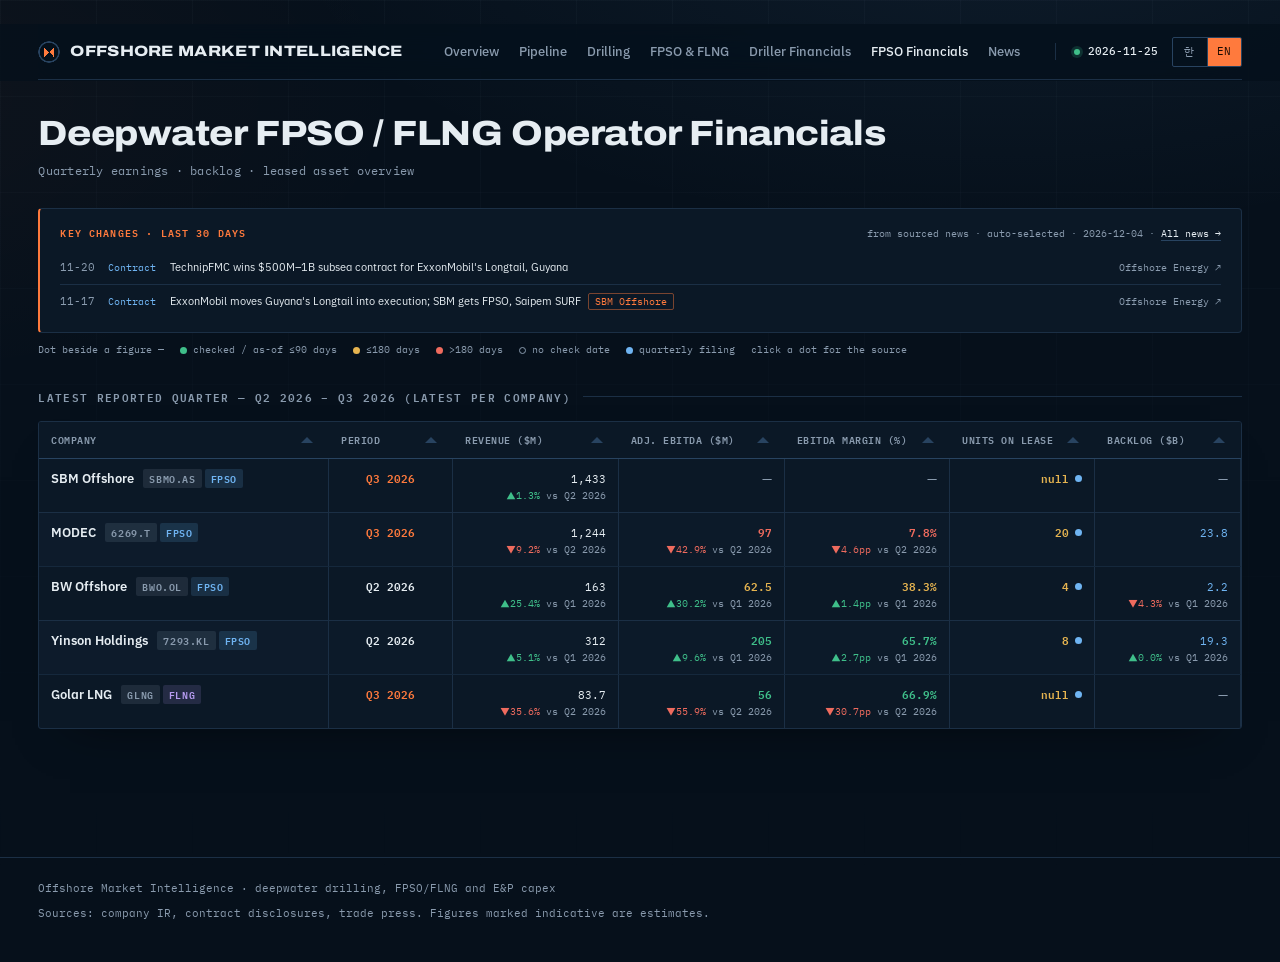
<file: fpso_earnings.html>
<!DOCTYPE html>
<html lang="ko">
<head>
  <meta charset="UTF-8">
  <meta name="viewport" content="width=device-width, initial-scale=1.0">
  <title>FPSO / FLNG Financials — Offshore Market Intelligence</title>
  <!-- Google Fonts -->
  <link rel="preconnect" href="https://fonts.googleapis.com">
  <link rel="preconnect" href="https://fonts.gstatic.com" crossorigin>
  <link href="https://fonts.googleapis.com/css2?family=Archivo:wdth,wght@62..125,400..900&family=IBM+Plex+Mono:wght@400;500;600&family=IBM+Plex+Sans+KR:wght@400;500;600;700&family=IBM+Plex+Sans:ital,wght@0,400;0,500;0,600;0,700;1,400&display=swap" rel="stylesheet">
  <!-- Chart.js CDN -->
  <script src="assets/vendor/chart.umd.min.js"></script>
  <script src="assets/theme.js"></script>
  <!-- Tabulator CDN -->
  <link href="assets/vendor/tabulator_midnight.min.css" rel="stylesheet">
  <script type="text/javascript" src="assets/vendor/tabulator.min.js"></script>
  <style>
    /* ─── CSS Variables ─── */
    :root {
      --bg:         #06101b;
      --panel:      #0b1826;
      --border:     #1b2f45;
      --accent:     #ff7a3d;
      --text:       #e6edf2;
      --text-muted: #8a9bae;
      --green:      #3fbf8a;
      --red:        #ef6b5e;
      --yellow:     #e6b450;
      --blue:       #6fb4f2;
      --orange:     #b79cf0;
      --font-body:  'Inter', sans-serif;
      --font-mono:  'JetBrains Mono', monospace;
    }

    /* ─── Reset & Base ─── */
    *, *::before, *::after { box-sizing: border-box; margin: 0; padding: 0; }
    html { font-size: 14px; }
    body {
      background: var(--bg);
      color: var(--text);
      font-family: var(--font-body);
      line-height: 1.5;
      min-height: 100vh;
    }

    /* ─── Layout ─── */
    .container {
      max-width: 1440px;
      margin: 0 auto;
      padding: 24px 32px;
    }

    /* ─── Header ─── */
    .header {
      display: flex;
      align-items: flex-start;
      justify-content: space-between;
      margin-bottom: 28px;
      padding-bottom: 20px;
      border-bottom: 1px solid var(--border);
      flex-wrap: wrap;
      gap: 12px;
    }
    .header-title {
      display: flex;
      flex-direction: column;
      gap: 4px;
    }
    .header-title h1 {
      font-size: 22px;
      font-weight: 700;
      color: var(--text);
      letter-spacing: -0.3px;
    }
    .header-title .subtitle {
      font-size: 12px;
      color: var(--text-muted);
      font-family: var(--font-mono);
    }
    .header-right {
      display: flex;
      flex-direction: column;
      align-items: flex-end;
      gap: 8px;
    }
    .header-nav {
      display: flex;
      gap: 16px;
      align-items: center;
    }
    .nav-link {
      color: var(--accent);
      text-decoration: none;
      font-size: 13px;
      font-weight: 500;
    }
    .nav-link:hover { text-decoration: underline; }
    .nav-link.active {
      color: var(--text);
      background: rgba(255,122,61,0.12);
      border: 1px solid var(--accent);
      border-radius: 4px;
      padding: 2px 8px;
      pointer-events: none;
    }
    .header-meta {
      display: flex;
      flex-direction: column;
      align-items: flex-end;
      gap: 4px;
    }
    .header-meta .meta-row {
      display: flex;
      align-items: center;
      gap: 8px;
      font-size: 11px;
      color: var(--text-muted);
      font-family: var(--font-mono);
    }
    .header-meta .meta-row .label { color: var(--text-muted); }
    .header-meta .meta-row .value { color: var(--accent); font-weight: 500; }
    .live-dot {
      width: 6px;
      height: 6px;
      border-radius: 50%;
      background: var(--accent);
      animation: pulse 2s ease-in-out infinite;
      display: inline-block;
    }
    @keyframes pulse {
      0%, 100% { opacity: 1; }
      50% { opacity: 0.3; }
    }

    /* ─── Panel ─── */
    .panel {
      background: var(--panel);
      border: 1px solid var(--border);
      border-radius: 8px;
      overflow: hidden;
    }
    .panel-body {
      padding: 16px;
    }
    .confidence-badge {
      display: inline-flex;
      align-items: center;
      gap: 4px;
      font-size: 10px;
      font-family: var(--font-mono);
      padding: 2px 7px;
      border-radius: 4px;
      font-weight: 500;
      vertical-align: middle;
      margin-left: 6px;
    }
    .confidence-caution {
      background: rgba(230,180,80, 0.12);
      color: #e6b450;
      border: 1px solid rgba(230,180,80, 0.3);
    }

    /* ─── Section Label ─── */
    .section-label {
      font-size: 11px;
      font-weight: 600;
      color: var(--text-muted);
      text-transform: uppercase;
      letter-spacing: 0.8px;
      margin-bottom: 12px;
    }

    /* ─── Comparison Section ─── */
    .comparison-section {
      margin-bottom: 24px;
    }

    /* ─── Drilldown Panel ─── */
    .drilldown-panel {
      overflow: hidden;
      max-height: 0;
      transition: max-height 0.35s ease;
      margin-bottom: 24px;
    }
    .drilldown-panel.open {
      max-height: 5600px;
    }
    .drilldown-header {
      display: flex;
      align-items: center;
      justify-content: space-between;
      padding: 14px 18px;
      border-bottom: 1px solid var(--border);
    }
    #drilldown-title {
      font-size: 15px;
      font-weight: 600;
      color: var(--text);
    }
    .close-btn {
      background: transparent;
      border: 1px solid var(--border);
      color: var(--text-muted);
      font-size: 18px;
      line-height: 1;
      width: 28px;
      height: 28px;
      border-radius: 4px;
      cursor: pointer;
      display: flex;
      align-items: center;
      justify-content: center;
      transition: all 0.15s;
    }
    .close-btn:hover {
      border-color: var(--red);
      color: var(--red);
    }

    /* ─── KPI Grid ─── */
    .kpi-grid {
      display: grid;
      grid-template-columns: repeat(4, 1fr);
      gap: 16px;
      padding: 16px 18px;
      border-bottom: 1px solid var(--border);
    }
    @media (max-width: 900px) {
      .kpi-grid { grid-template-columns: repeat(2, 1fr); }
    }
    .kpi-card {
      background: var(--bg);
      border: 1px solid var(--border);
      border-radius: 8px;
      padding: 14px 16px;
      position: relative;
      overflow: hidden;
      transition: border-color 0.2s;
    }
    .kpi-card:hover { border-color: var(--accent); }
    .kpi-card::before {
      content: '';
      position: absolute;
      left: 0; top: 0; bottom: 0;
      width: 3px;
      border-radius: 8px 0 0 8px;
    }
    .kpi-card.accent::before  { background: var(--accent); }
    .kpi-card.green::before   { background: var(--green); }
    .kpi-card.yellow::before  { background: var(--yellow); }
    .kpi-card.blue::before    { background: var(--blue); }
    .kpi-card.orange::before  { background: var(--orange); }
    .kpi-label {
      font-size: 10px;
      font-weight: 600;
      color: var(--text-muted);
      text-transform: uppercase;
      letter-spacing: 0.8px;
      margin-bottom: 8px;
    }
    .kpi-value {
      font-size: 24px;
      font-weight: 700;
      color: var(--text);
      line-height: 1;
      font-family: var(--font-mono);
    }
    .kpi-value .unit {
      font-size: 12px;
      font-weight: 500;
      color: var(--text-muted);
      margin-left: 2px;
    }

    /* ─── Reporting schedule timeline ─── */
    .reporting-schedule {
      margin-top: 12px;
      padding: 12px 14px;
      background: rgba(255,255,255,0.03);
      border: 1px solid var(--border);
      border-radius: 6px;
    }
    .rs-label {
      font-size: 10px;
      color: var(--text-muted);
      text-transform: uppercase;
      letter-spacing: .07em;
      margin-bottom: 10px;
    }
    .rs-track {
      display: flex;
      align-items: flex-start;
      gap: 0;
      position: relative;
    }
    .rs-item {
      flex: 1;
      display: flex;
      flex-direction: column;
      align-items: center;
      position: relative;
    }
    .rs-item:not(:last-child)::after {
      content: '';
      position: absolute;
      top: 7px;
      left: 50%;
      width: 100%;
      height: 2px;
      background: var(--border);
      z-index: 0;
    }
    .rs-dot {
      width: 14px;
      height: 14px;
      border-radius: 50%;
      border: 2px solid var(--border);
      background: var(--bg);
      position: relative;
      z-index: 1;
      flex-shrink: 0;
    }
    .rs-dot.full  { border-color: var(--accent); background: var(--accent); }
    .rs-dot.partial { border-color: var(--text-muted); background: var(--bg); }
    .rs-dot.current { box-shadow: 0 0 0 3px rgba(0,210,190,.25); }
    .rs-meta { margin-top: 6px; text-align: center; }
    .rs-month { font-size: 11px; font-weight: 600; color: var(--text); font-family: var(--font-mono); }
    .rs-title { font-size: 9px; color: var(--text-muted); margin-top: 2px; line-height: 1.3; }
    .rs-note  { font-size: 9px; color: var(--text-muted); margin-top: 3px; line-height: 1.3; max-width: 80px; }
    .rs-dot.full  + .rs-meta .rs-month { color: var(--accent); }

    /* ─── Two-column layout ─── */
    .two-col {
      display: grid;
      grid-template-columns: minmax(0, 1fr) minmax(0, 1fr);
      gap: 0;
    }
    @media (max-width: 1024px) {
      .two-col { grid-template-columns: 1fr; }
    }
    .two-col > div {
      padding: 16px 18px;
    }
    .two-col > div:first-child {
      border-right: 1px solid var(--border);
    }

    /* ─── Status Badges ─── */
    .badge {
      display: inline-block;
      padding: 2px 8px;
      border-radius: 12px;
      font-size: 11px;
      font-weight: 600;
      letter-spacing: 0.3px;
      white-space: nowrap;
    }
    .badge-green   { background: rgba(63,191,138,0.15);  color: var(--green); }
    .badge-yellow  { background: rgba(230,180,80,0.15); color: var(--yellow); }
    .badge-red     { background: rgba(239,107,94,0.15);  color: var(--red); }
    .badge-blue    { background: rgba(111,180,242,0.15); color: var(--blue); }
    .badge-muted   { background: rgba(138,155,174,0.15); color: var(--text-muted); }
    .badge-orange  { background: rgba(183,156,240,0.15); color: var(--orange); }

    /* ─── Loading / Error ─── */
    .loading {
      padding: 40px;
      text-align: center;
      color: var(--text-muted);
      font-size: 14px;
      line-height: 2;
    }
    .loading code {
      font-family: var(--font-mono);
      background: var(--border);
      padding: 2px 8px;
      border-radius: 4px;
      font-size: 12px;
      color: var(--accent);
    }

    /* ─── Tabulator Overrides ─── */
    .tabulator {
      background: transparent !important;
      border: none !important;
      font-family: var(--font-body) !important;
      font-size: 12px !important;
    }
    .tabulator .tabulator-header {
      background: rgba(27,47,69, 0.5) !important;
      border-bottom: 1px solid var(--border) !important;
    }
    .tabulator .tabulator-header .tabulator-col {
      background: transparent !important;
      border-right: 1px solid var(--border) !important;
      color: var(--text-muted) !important;
      font-size: 11px !important;
      font-weight: 600 !important;
      text-transform: uppercase !important;
      letter-spacing: 0.5px !important;
    }
    .tabulator .tabulator-header .tabulator-col:last-child {
      border-right: none !important;
    }
    .tabulator .tabulator-row {
      background: transparent !important;
      border-bottom: 1px solid var(--border) !important;
      color: var(--text) !important;
      cursor: pointer;
    }
    .tabulator .tabulator-row:last-child {
      border-bottom: none !important;
    }
    .tabulator .tabulator-row:hover {
      background: rgba(27,47,69, 0.4) !important;
    }
    .tabulator .tabulator-row.tabulator-selected,
    .tabulator .tabulator-row.row-selected {
      background: rgba(255,122,61, 0.08) !important;
      box-shadow: inset 2px 0 0 var(--accent) !important; /* not a border: a border widens the row by 2px and summons a horizontal scrollbar */
    }
    .tabulator .tabulator-row .tabulator-cell {
      border-right: 1px solid var(--border) !important;
      padding: 10px 12px !important;
    }
    .tabulator .tabulator-row .tabulator-cell:last-child {
      border-right: none !important;
    }
    .tabulator .tabulator-footer {
      background: transparent !important;
      border-top: 1px solid var(--border) !important;
      color: var(--text-muted) !important;
      font-size: 11px !important;
    }
    .tabulator-tableholder {
      background: transparent !important;
    }
    .tabulator-placeholder {
      background: transparent !important;
      color: var(--text-muted) !important;
    }

    /* mono values */
    .mono {
      font-family: var(--font-mono);
      font-size: 11px;
    }

    /* ─── Highlights ─── */
    .highlights-section {
      padding: 16px 18px;
      border-top: 1px solid var(--border);
    }
    .highlights-label {
      font-size: 11px;
      font-weight: 600;
      color: var(--text-muted);
      text-transform: uppercase;
      letter-spacing: 0.8px;
      margin-bottom: 12px;
    }
    .highlights-quarter-tabs {
      display: flex;
      flex-wrap: wrap;
      gap: 6px;
      margin-bottom: 14px;
    }
    .hl-tab {
      padding: 4px 10px;
      border-radius: 4px;
      border: 1px solid var(--border);
      background: transparent;
      color: var(--text-muted);
      font-size: 11px;
      font-family: var(--font-mono);
      cursor: pointer;
      transition: all 0.15s;
    }
    .hl-tab:hover { border-color: var(--accent); color: var(--text); }
    .hl-tab.active {
      background: rgba(255,122,61,0.12);
      border-color: var(--accent);
      color: var(--accent);
      font-weight: 600;
    }
    .hl-list {
      list-style: none;
      display: flex;
      flex-direction: column;
      gap: 8px;
    }
    .hl-list li {
      display: flex;
      gap: 10px;
      font-size: 13px;
      color: var(--text);
      line-height: 1.6;
    }
    .hl-list li .hl-icon {
      color: var(--accent);
      flex-shrink: 0;
      font-size: 10px;
      margin-top: 5px;
    }

    /* chart title */
    .chart-title {
      font-size: 12px;
      font-weight: 600;
      color: var(--text-muted);
      text-transform: uppercase;
      letter-spacing: 0.6px;
      margin-bottom: 12px;
    }
    .chart-container {
      position: relative;
      height: 260px;
    }

    /* detail table label */
    .detail-table-label {
      font-size: 12px;
      font-weight: 600;
      color: var(--text-muted);
      text-transform: uppercase;
      letter-spacing: 0.6px;
      margin-bottom: 12px;
    }

    /* ─── Page title section ─── */
    .page-title-section {
      margin-bottom: 24px;
    }
    .page-title-section h2 {
      font-size: 20px;
      font-weight: 700;
      color: var(--text);
      letter-spacing: -0.3px;
      margin-bottom: 4px;
    }
    .page-title-section .page-subtitle {
      font-size: 12px;
      color: var(--text-muted);
      font-family: var(--font-mono);
    }

    /* ─── Company Overview ─── */
    .company-overview {
      padding: 16px 18px;
      border-bottom: 1px solid var(--border);
      display: grid;
      grid-template-columns: 1fr 280px;
      gap: 20px;
      align-items: start;
    }
    @media (max-width: 900px) {
      .company-overview { grid-template-columns: 1fr; }
    }
    .co-left {}
    .co-meta-grid {
      display: grid;
      grid-template-columns: repeat(3, 1fr);
      gap: 10px 16px;
      margin-bottom: 12px;
    }
    @media (max-width: 700px) {
      .co-meta-grid { grid-template-columns: repeat(2, 1fr); }
    }
    .co-meta-item {
      display: flex;
      flex-direction: column;
      gap: 3px;
    }
    .co-meta-label {
      font-size: 10px;
      font-weight: 600;
      color: var(--text-muted);
      text-transform: uppercase;
      letter-spacing: 0.7px;
    }
    .co-meta-value {
      font-size: 13px;
      font-family: var(--font-mono);
      color: var(--text);
      font-weight: 500;
    }
    .co-model-text {
      font-size: 12px;
      color: var(--text-muted);
      line-height: 1.65;
      margin-bottom: 10px;
      border-left: 2px solid var(--accent);
      padding-left: 10px;
    }
    .co-strategy-text {
      font-size: 12px;
      color: var(--text-muted);
      line-height: 1.6;
    }
    .co-notable {
      margin-top: 10px;
      font-size: 11px;
      color: var(--accent);
      line-height: 1.55;
      padding: 8px 10px;
      background: rgba(255,122,61,0.06);
      border-radius: 4px;
      border: 1px solid rgba(255,122,61,0.2);
    }
    .co-right {
      display: flex;
      flex-direction: column;
      gap: 12px;
    }
    .co-fleet-box {
      background: var(--bg);
      border: 1px solid var(--border);
      border-radius: 6px;
      padding: 12px 14px;
    }
    .co-fleet-title {
      font-size: 10px;
      font-weight: 600;
      color: var(--text-muted);
      text-transform: uppercase;
      letter-spacing: 0.7px;
      margin-bottom: 10px;
    }
    .co-fleet-stats {
      display: flex;
      gap: 16px;
    }
    .co-fleet-stat {
      display: flex;
      flex-direction: column;
      align-items: center;
      gap: 2px;
    }
    .co-fleet-stat-val {
      font-size: 22px;
      font-weight: 700;
      font-family: var(--font-mono);
      color: var(--text);
      line-height: 1;
    }
    .co-fleet-stat-lbl {
      font-size: 10px;
      color: var(--text-muted);
      text-align: center;
    }
    .co-clients-box {
      background: var(--bg);
      border: 1px solid var(--border);
      border-radius: 6px;
      padding: 12px 14px;
    }
    .co-clients-title {
      font-size: 10px;
      font-weight: 600;
      color: var(--text-muted);
      text-transform: uppercase;
      letter-spacing: 0.7px;
      margin-bottom: 8px;
    }
    .co-clients-list {
      display: flex;
      flex-wrap: wrap;
      gap: 6px;
    }
    .co-client-tag {
      padding: 3px 8px;
      background: rgba(111,180,242,0.1);
      border: 1px solid rgba(111,180,242,0.25);
      border-radius: 4px;
      font-size: 11px;
      color: var(--blue);
      font-weight: 500;
    }

    /* ─── Key Assets Table ─── */
    .co-assets-section {
      padding: 14px 18px;
      border-bottom: 1px solid var(--border);
    }
    .co-assets-title {
      font-size: 10px;
      font-weight: 600;
      color: var(--text-muted);
      text-transform: uppercase;
      letter-spacing: 0.7px;
      margin-bottom: 10px;
    }
    .co-assets-list {
      display: flex;
      flex-direction: column;
      gap: 0;
    }
    .co-asset-row {
      display: grid;
      grid-template-columns: 220px 140px 1fr 80px 120px;
      gap: 8px;
      align-items: center;
      padding: 8px 0;
      border-bottom: 1px solid rgba(27,47,69,0.5);
      font-size: 12px;
    }
    .co-asset-row:last-child { border-bottom: none; }
    .co-asset-row.header-row {
      font-size: 10px;
      color: var(--text-muted);
      font-weight: 600;
      text-transform: uppercase;
      letter-spacing: 0.5px;
      padding-bottom: 6px;
      border-bottom: 1px solid var(--border);
    }
    .co-asset-name { font-weight: 600; color: var(--text); }
    .co-asset-client { color: var(--blue); font-size: 11px; }
    .co-asset-region { color: var(--text-muted); font-size: 11px; }
    .co-asset-cap { font-family: var(--font-mono); font-size: 11px; color: var(--yellow); text-align: right; }
    .co-asset-status {}
    @media (max-width: 800px) {
      .co-asset-row { grid-template-columns: 1fr 1fr; }
      .co-asset-row.header-row { display: none; }
    }
    /* Shared header alignment */
    .header {
      display: grid;
      grid-template-columns: minmax(280px, 1fr) minmax(0, auto);
      align-items: start;
      gap: 12px 24px;
    }
    .header-right,
    .header-nav { justify-self: end; }
    .header-nav {
      display: flex;
      align-items: center;
      justify-content: flex-end;
      flex-wrap: wrap;
      gap: 16px;
    }
    @media (max-width: 900px) {
      .header { grid-template-columns: 1fr; }
      .header-right,
      .header-nav {
        justify-self: start;
        align-items: flex-start;
        justify-content: flex-start;
      }
    }
  </style>
  <link rel="stylesheet" href="assets/theme.css">
</head>
<body>
<div class="container">

  <!-- Header -->
  <header class="header">
    <div class="header-title">
      <h1>Offshore Market Intelligence</h1>
      <span class="subtitle">FPSO / FLNG Operators — Financials &amp; Backlog</span>
    </div>
    <div class="header-right">
      <nav class="header-nav">
        <a href="index.html" class="nav-link">Overview</a>
        <a href="pipeline.html" class="nav-link">E&amp;P Pipeline</a>
        <a href="drilling.html" class="nav-link">Deepwater Drilling</a>
        <a href="fpso.html" class="nav-link">FPSO / FLNG Assets</a>
        <a href="earnings.html" class="nav-link">Drilling Financials</a>
        <span class="nav-link active">FPSO / FLNG Financials</span>
        <a href="news.html" class="nav-link">Market News</a>
      </nav>
      <div class="header-meta" id="header-meta">
        <!-- populated by JS -->
      </div>
    </div>
  </header>

  <!-- Page Title -->
  <div class="page-title-section">
    <h2>Deepwater FPSO / FLNG Operator Financials</h2>
    <div class="page-subtitle">Quarterly earnings · backlog · leased asset overview</div>
  </div>

  <!-- Comparison Table Section -->
  <section class="comparison-section">
    <div class="section-label" id="comparison-label">LATEST REPORTED QUARTER — COMPARISON</div>
    <div class="panel">
      <div id="comparison-table"></div>
    </div>
  </section>

  <!-- Drill-down Panel -->
  <div class="drilldown-panel" id="drilldown-panel">
    <div class="panel">
      <div class="drilldown-header">
        <span id="drilldown-title"></span>
        <button class="close-btn" id="close-drilldown">×</button>
      </div>
      <!-- Company Overview (populated by JS) -->
      <div id="company-overview-section"></div>
      <div class="kpi-grid" id="drilldown-kpis"></div>
      <div id="drilldown-reporting-schedule"></div>
      <div class="two-col">
        <div>
          <div class="chart-title">Revenue &amp; EBITDA Margin — Quarterly</div>
          <div class="chart-container">
            <canvas id="detail-chart"></canvas>
          </div>
        </div>
        <div>
          <div class="detail-table-label">All Quarters</div>
          <div id="detail-table"></div>
        </div>
      </div>
      <div class="highlights-section" id="highlights-section">
        <div class="highlights-label">Key Highlights</div>
        <div class="highlights-quarter-tabs" id="highlights-tabs"></div>
        <ul class="hl-list" id="highlights-list"></ul>
      </div>
    </div>
  </div>

</div>

<script>
(function () {
  'use strict';

  let earningsData = null;
  let comparisonTable = null;
  let detailChart = null;
  let detailTable = null;
  let selectedCompany = null;

  function esc(str) {
    if (str == null) return '';
    return String(str)
      .replace(/&/g, '&amp;')
      .replace(/</g, '&lt;')
      .replace(/>/g, '&gt;')
      .replace(/"/g, '&quot;');
  }

  /* ─── Delta tag helper ─── */
  // mode: 'pct' (% change), 'pp' (percentage points diff), 'abs_pct' (abs % then pct change)
  function deltaTag(current, prev, prevPeriod, mode) {
    if (prev == null || current == null) return '';
    const diff = current - prev;
    const up = diff >= 0;
    const sign = up ? '▲' : '▼';
    const color = up ? 'var(--green)' : 'var(--red)';
    let label;
    if (mode === 'pp') {
      label = `${sign}${Math.abs(diff).toFixed(1)}pp`;
    } else {
      const pct = Math.abs(diff / prev * 100);
      label = `${sign}${pct.toFixed(1)}%`;
    }
    return `<div style="font-size:10px;color:${color};font-family:var(--font-mono);margin-top:2px;line-height:1.2">`
         + `${label} <span style="color:var(--text-muted)">vs ${esc(prevPeriod)}</span></div>`;
  }

  /* ─── Color helpers ─── */
  function marginColor(pct) {
    if (pct >= 40) return 'var(--green)';
    if (pct >= 25) return 'var(--yellow)';
    return 'var(--red)';
  }

  /* ─── Load data ─── */
  async function loadData() {
    try {
      const res = await fetch('./data/fpso_earnings.json?v=' + Date.now());
      if (!res.ok) throw new Error('HTTP ' + res.status);
      earningsData = await res.json();
    } catch (err) {
      document.querySelector('.container').innerHTML +=
        `<div class="loading">&#9888; 데이터 로드 실패: ${err.message}<br>로컬 서버로 실행하세요: <code>python3 -m http.server 8080</code></div>`;
      return false;
    }
    return true;
  }

  /* ─── Render header meta ─── */
  function renderHeaderMeta() {
    const el = document.getElementById('header-meta');
    el.innerHTML = `
      <div class="meta-row">
        <span class="live-dot"></span>
        <span class="label">Updated:</span>
        <span class="value">${esc(earningsData.updated)}</span>
        <span class="confidence-badge confidence-caution">⚠ source URLs pending</span>
      </div>
    `;
  }

  /* ─── Render comparison table ─── */
  function renderComparisonTable(companies) {
    // Build table data — latest quarter + previous quarter for QoQ delta
    const tableData = companies.map(c => {
      const latest = c.quarters[c.quarters.length - 1];
      const prev   = c.quarters.length >= 2 ? c.quarters[c.quarters.length - 2] : null;
      return {
        name: c.name,
        ticker: c.ticker,
        type: c.type,
        period: latest.period,
        revenue_musd:      latest.revenue_musd,
        adj_ebitda_musd:   latest.adj_ebitda_musd,
        ebitda_margin_pct: latest.ebitda_margin_pct,
        units_on_lease:    latest.units_on_lease,
        backlog_busd:      latest.backlog_busd,
        _src: { source: latest.source, source_url: latest.source_url, period: latest.period },
        _company: c,
        // previous quarter for QoQ reference
        prev_period:         prev ? prev.period : null,
        prev_revenue_musd:   prev ? prev.revenue_musd : null,
        prev_ebitda_musd:    prev ? prev.adj_ebitda_musd : null,
        prev_margin_pct:     prev ? prev.ebitda_margin_pct : null,
        prev_units_on_lease: prev ? prev.units_on_lease : null,
        prev_backlog_busd:   prev ? prev.backlog_busd : null,
      };
    });

    // Update section label — show unique periods
    const periods = [...new Set(tableData.map(d => d.period))];
    // Determine the globally latest period across all companies (dynamic)
    function parsePeriod(p) {
      if (!p) return { year: 0, q: 0 };
      const m = p.match(/Q(\d)\s+(\d{4})/);
      return m ? { year: parseInt(m[2]), q: parseInt(m[1]) } : { year: 0, q: 0 };
    }
    const latestPeriod = tableData.reduce((max, d) => {
      if (!d.period) return max;
      if (!max) return d.period;
      const a = parsePeriod(max), b = parsePeriod(d.period);
      return (b.year > a.year || (b.year === a.year && b.q > a.q)) ? d.period : max;
    }, '');
    const labelEl = document.getElementById('comparison-label');
    if (labelEl) {
      if (periods.length === 1) {
        labelEl.textContent = `LATEST REPORTED QUARTER — ${periods[0]}`;
      } else {
        // Sort periods chronologically, show range
        const sorted = periods.slice().sort((a, b) => {
          const pa = parsePeriod(a), pb = parsePeriod(b);
          return pa.year !== pb.year ? pa.year - pb.year : pa.q - pb.q;
        });
        labelEl.textContent = `LATEST REPORTED QUARTER — ${sorted[0]} – ${sorted[sorted.length - 1]} (각 사 최신 기준)`;
      }
    }

    if (comparisonTable) {
      comparisonTable.destroy();
      comparisonTable = null;
    }

    comparisonTable = new Tabulator('#comparison-table', {
      data: tableData,
      layout: 'fitColumns',
      columns: [
        {
          title: 'Company',
          field: 'name',
          minWidth: 180,
          widthGrow: 1.4,
          frozen: true,
          formatter: function(cell) {
            const row = cell.getData();
            const typeBadge = row.type === 'FLNG Specialist'
              ? ' <span class="badge badge-orange" style="font-size:10px">FLNG</span>'
              : ' <span class="badge badge-blue" style="font-size:10px">FPSO</span>';
            return `<span style="font-weight:600;color:var(--text)">${esc(row.name)}</span>
                    <span class="badge badge-muted" style="margin-left:6px;font-size:10px">${esc(row.ticker)}</span>${typeBadge}`;
          },
        },
        {
          title: 'Period',
          field: 'period',
          minWidth: 80,
          widthGrow: 0.6,
          hozAlign: 'center',
          formatter: function(cell) {
            const v = cell.getValue();
            // Highlight each company's own latest period (globally latest gets accent, others get dim-accent)
            const pv = parsePeriod(v), pl = parsePeriod(latestPeriod);
            const isGlobalLatest = v && v === latestPeriod;
            const isCompanyLatest = !!v; // every row in comparison table IS that company's latest
            const color = isGlobalLatest ? 'var(--accent)' : isCompanyLatest ? 'var(--text)' : 'var(--text-muted)';
            const weight = isCompanyLatest ? '600' : '400';
            return `<span class="mono" style="color:${color};font-weight:${weight}">${esc(v)}</span>`;
          },
        },
        {
          title: 'Revenue ($M)',
          field: 'revenue_musd',
          minWidth: 120,
          widthGrow: 0.8,
          hozAlign: 'right',
          formatter: function(cell) {
            const v = cell.getValue();
            const row = cell.getData();
            return `<span class="mono" style="color:var(--text)">${v.toLocaleString()}</span>`
                 + deltaTag(v, row.prev_revenue_musd, row.prev_period, 'pct');
          },
        },
        {
          title: 'Adj. EBITDA ($M)',
          field: 'adj_ebitda_musd',
          minWidth: 140,
          widthGrow: 0.8,
          hozAlign: 'right',
          formatter: function(cell) {
            const v = cell.getValue();
            const row = cell.getData();
            const color = marginColor(row.ebitda_margin_pct);
            if (v == null) return `<span style="color:var(--text-muted)">—</span>`;
            return `<span class="mono" style="color:${color};font-weight:600">${v.toLocaleString()}</span>`
                 + deltaTag(v, row.prev_ebitda_musd, row.prev_period, 'pct');
          },
        },
        {
          title: 'EBITDA Margin (%)',
          field: 'ebitda_margin_pct',
          minWidth: 150,
          widthGrow: 0.8,
          hozAlign: 'right',
          formatter: function(cell) {
            const v = cell.getValue();
            const row = cell.getData();
            const color = marginColor(v);
            if (v == null) return `<span style="color:var(--text-muted)">—</span>`;
            return `<span class="mono" style="color:${color};font-weight:600">${v.toFixed(1)}%</span>`
                 + deltaTag(v, row.prev_margin_pct, row.prev_period, 'pp');
          },
        },
        {
          title: 'Units on Lease',
          field: 'units_on_lease',
          minWidth: 130,
          widthGrow: 0.7,
          hozAlign: 'right',
          formatter: function(cell) {
            const v = cell.getValue();
            return `<span class="mono" style="color:var(--yellow);font-weight:600">${v}</span>` + OMI.src(cell.getData()._src);
          },
        },
        {
          title: 'Backlog ($B)',
          field: 'backlog_busd',
          minWidth: 120,
          widthGrow: 0.7,
          hozAlign: 'right',
          formatter: function(cell) {
            const v = cell.getValue();
            const row = cell.getData();
            if (v == null) return `<span style="color:var(--text-muted)">—</span>`;
            return `<span class="mono" style="color:var(--blue)">${v.toFixed(1)}</span>`
                 + deltaTag(v, row.prev_backlog_busd, row.prev_period, 'pct');
          },
        },
      ],
    });

    comparisonTable.on('rowClick', function(e, row) {
      const data = row.getData();
      const company = data._company;

      // Deselect all rows visually
      comparisonTable.getRows().forEach(r => {
        r.getElement().classList.remove('row-selected');
      });

      if (selectedCompany && selectedCompany.name === company.name) {
        // Same row clicked again — close drilldown
        closeDrillDown();
      } else {
        // New row clicked
        row.getElement().classList.add('row-selected');
        renderDrillDown(company);
        OMI.related('company', company, document.getElementById('company-overview-section'));
      }
    });
    const clickRow = (t, pred) => { const r = t && t.getRows().find(x => pred(x.getData())); if (r) { r.getElement().dispatchEvent(new MouseEvent('click', { bubbles: true })); r.getElement().scrollIntoView({ block: 'center' }); } return r; };
    OMI.whenOpen(name => clickRow(comparisonTable, d => d.name === name));
  }

  /* ─── Render company overview ─── */
  function renderCompanyOverview(company) {
    const el = document.getElementById('company-overview-section');
    if (!el) return;
    const p = company.company_profile;
    if (!p) { el.innerHTML = ''; return; }

    const fleet = p.fleet_summary || {};
    const clients = (p.key_clients || []).map(c =>
      `<span class="co-client-tag">${esc(c)}</span>`
    ).join('');

    const assets = (p.key_assets || []).map(a => {
      const statusBadge = a.status === 'Under Construction'
        ? `<span class="badge badge-yellow" style="font-size:10px">건조 중</span>`
        : a.status && a.status.includes('FID')
        ? `<span class="badge badge-orange" style="font-size:10px">${esc(a.status)}</span>`
        : `<span class="badge badge-green" style="font-size:10px">생산 중</span>`;
      return `
        <div class="co-asset-row">
          <div class="co-asset-name">${esc(a.name)}</div>
          <div class="co-asset-client">${esc(a.client)}</div>
          <div class="co-asset-region">${esc(a.region)}</div>
          <div class="co-asset-cap">${a.capacity_kboed != null ? a.capacity_kboed + ' kboed' : '—'}</div>
          <div class="co-asset-status">${statusBadge}</div>
        </div>`;
    }).join('');

    el.innerHTML = `
      <div class="company-overview">
        <div class="co-left">
          <div class="co-meta-grid">
            ${p.founded ? `<div class="co-meta-item"><span class="co-meta-label">설립연도</span><span class="co-meta-value">${esc(String(p.founded))}</span></div>` : ''}
            ${p.hq ? `<div class="co-meta-item"><span class="co-meta-label">본사</span><span class="co-meta-value">${esc(p.hq)}</span></div>` : ''}
            ${p.employees ? `<div class="co-meta-item"><span class="co-meta-label">직원 수</span><span class="co-meta-value">${esc(p.employees)}</span></div>` : ''}
            ${p.market_cap_busd != null ? `<div class="co-meta-item"><span class="co-meta-label">시가총액</span><span class="co-meta-value">$${p.market_cap_busd.toFixed(1)}B</span></div>` : ''}
            ${p.credit_rating ? `<div class="co-meta-item"><span class="co-meta-label">신용등급</span><span class="co-meta-value">${esc(p.credit_rating)}</span></div>` : ''}
          </div>
          ${p.business_model ? `<div class="co-model-text">${esc(p.business_model)}</div>` : ''}
          ${p.strategy ? `<div class="co-strategy-text">${esc(p.strategy)}</div>` : ''}
          ${p.notable ? `<div class="co-notable">★ ${esc(p.notable)}</div>` : ''}
        </div>
        <div class="co-right">
          <div class="co-fleet-box">
            <div class="co-fleet-title">Fleet</div>
            <div class="co-fleet-stats">
              ${fleet.on_lease != null ? `<div class="co-fleet-stat"><div class="co-fleet-stat-val" style="color:var(--accent)">${fleet.on_lease}</div><div class="co-fleet-stat-lbl">임대 운영</div></div>` : ''}
              ${fleet.under_construction != null ? `<div class="co-fleet-stat"><div class="co-fleet-stat-val" style="color:var(--yellow)">${fleet.under_construction}</div><div class="co-fleet-stat-lbl">건조 중</div></div>` : ''}
              ${fleet.total_delivered != null ? `<div class="co-fleet-stat"><div class="co-fleet-stat-val" style="color:var(--text-muted)">${fleet.total_delivered}</div><div class="co-fleet-stat-lbl">누적 인도</div></div>` : ''}
            </div>
          </div>
          ${clients ? `
          <div class="co-clients-box">
            <div class="co-clients-title">주요 고객</div>
            <div class="co-clients-list">${clients}</div>
          </div>` : ''}
        </div>
      </div>
      ${assets ? `
      <div class="co-assets-section">
        <div class="co-assets-title">주요 보유 설비</div>
        <div class="co-assets-list">
          <div class="co-asset-row header-row">
            <div>설비명</div><div>발주사</div><div>지역</div><div>용량</div><div>상태</div>
          </div>
          ${assets}
        </div>
      </div>` : ''}
    `;
  }

  /* ─── Render drill-down ─── */
  function renderDrillDown(company) {
    selectedCompany = company;
    const panel = document.getElementById('drilldown-panel');
    const latest = company.quarters[company.quarters.length - 1];
    const prev = company.quarters.length >= 2 ? company.quarters[company.quarters.length - 2] : null;

    // Title
    const typeBadge = company.type === 'FLNG Specialist'
      ? ' <span class="badge badge-orange" style="font-size:11px">FLNG</span>'
      : ' <span class="badge badge-blue" style="font-size:11px">FPSO</span>';
    document.getElementById('drilldown-title').innerHTML =
      `${esc(company.name)} <span class="badge badge-muted" style="font-size:12px">${esc(company.ticker)}</span>` +
      ` <span class="badge badge-blue" style="font-size:11px;margin-left:4px">${esc(latest.period)}</span>` +
      typeBadge;

    // KPI cards (latest quarter)
    const revDelta = prev ? deltaTag(latest.revenue_musd, prev.revenue_musd, prev.period, 'pct') : '';
    const ebitdaDelta = prev ? deltaTag(latest.adj_ebitda_musd, prev.adj_ebitda_musd, prev.period, 'pct') : '';
    const marginDelta = prev ? deltaTag(latest.ebitda_margin_pct, prev.ebitda_margin_pct, prev.period, 'pp') : '';
    const backlogDelta = prev ? deltaTag(latest.backlog_busd, prev.backlog_busd, prev.period, 'pct') : '';

    document.getElementById('drilldown-kpis').innerHTML = `
      <div class="kpi-card accent">
        <div class="kpi-label">${esc(latest.period)} Revenue</div>
        <div class="kpi-value">${latest.revenue_musd.toLocaleString()}<span class="unit">$M</span></div>
        ${revDelta}
      </div>
      <div class="kpi-card green">
        <div class="kpi-label">${esc(latest.period)} Adj. EBITDA</div>
        <div class="kpi-value">${latest.adj_ebitda_musd != null ? latest.adj_ebitda_musd.toLocaleString() + '<span class="unit">$M</span>' : '<span style="color:var(--text-muted)">—</span>'}</div>
        ${ebitdaDelta}
      </div>
      <div class="kpi-card yellow">
        <div class="kpi-label">EBITDA Margin</div>
        <div class="kpi-value">${latest.ebitda_margin_pct != null ? latest.ebitda_margin_pct.toFixed(1) + '<span class="unit">%</span>' : '<span style="color:var(--text-muted)">—</span>'}</div>
        ${marginDelta}
      </div>
      <div class="kpi-card blue">
        <div class="kpi-label">Backlog</div>
        <div class="kpi-value">${latest.backlog_busd != null ? latest.backlog_busd.toFixed(1) + '<span class="unit">$B</span>' : '<span style="color:var(--text-muted)">—</span>'}</div>
        ${backlogDelta}
      </div>
    `;

    // Reporting schedule (shown when EBITDA is null)
    const rsEl = document.getElementById('drilldown-reporting-schedule');
    if (rsEl) {
      const schedule = company.company_profile && company.company_profile.reporting_schedule;
      if (schedule && latest.adj_ebitda_musd == null) {
        // Determine current quarter's month to highlight the right node
        const periodMatch = latest.period && latest.period.match(/Q(\d)\s+(\d{4})/);
        const qNum = periodMatch ? parseInt(periodMatch[1]) : null;
        // Map quarter → which schedule item is "current"
        const qToIdx = { 1: 0, 2: 1, 3: 2, 4: 3 };
        const currentIdx = qNum != null ? qToIdx[qNum] : -1;

        const items = schedule.map((s, i) => {
          const isCurrent = i === currentIdx;
          const dotClass = `rs-dot ${s.type}${isCurrent ? ' current' : ''}`;
          return `
            <div class="rs-item">
              <div class="${dotClass}"></div>
              <div class="rs-meta">
                <div class="rs-month">${esc(s.month)}</div>
                <div class="rs-title">${esc(s.label)}</div>
                <div class="rs-note">${esc(s.note)}</div>
              </div>
            </div>`;
        }).join('');

        rsEl.innerHTML = `
          <div class="reporting-schedule">
            <div class="rs-label">실적 공개 일정 — EBITDA는 반기(H1/FY) 보고서에서만 공개</div>
            <div class="rs-track">${items}</div>
          </div>`;
      } else {
        rsEl.innerHTML = '';
      }
    }

    // Open panel
    panel.classList.add('open');

    // Scroll into view
    setTimeout(() => {
      panel.scrollIntoView({ behavior: 'smooth', block: 'nearest' });
    }, 50);

    // Render company overview, chart, table and highlights
    renderCompanyOverview(company);
    renderDetailChart(company);
    // Safari: the chart is built while the panel is still expanding from max-height 0 and can stay blank.
    // Redraw at full size once the panel has opened.
    const redrawDetailChart = () => { if (detailChart) { detailChart.resize(); detailChart.update('none'); } };
    requestAnimationFrame(redrawDetailChart);
    setTimeout(redrawDetailChart, 450);
    renderDetailTable(company);
    renderHighlights(company);
  }

  /* ─── Render highlights ─── */
  let activeHighlightPeriod = null;

  function renderHighlights(company) {
    const tabsEl = document.getElementById('highlights-tabs');
    const listEl = document.getElementById('highlights-list');
    if (!tabsEl || !listEl) return;

    // Build tabs — reverse order (latest first)
    const quarters = [...company.quarters].reverse();
    activeHighlightPeriod = quarters[0].period;

    tabsEl.innerHTML = quarters.map(q => {
      const isLatest = q === quarters[0];
      return `<button class="hl-tab${isLatest ? ' active' : ''}" data-period="${esc(q.period)}">${esc(q.period)}</button>`;
    }).join('');

    // Tab click handler
    tabsEl.querySelectorAll('.hl-tab').forEach(btn => {
      btn.addEventListener('click', function() {
        tabsEl.querySelectorAll('.hl-tab').forEach(b => b.classList.remove('active'));
        this.classList.add('active');
        activeHighlightPeriod = this.dataset.period;
        const q = company.quarters.find(q => q.period === activeHighlightPeriod);
        renderHighlightList(q);
      });
    });

    // Render latest quarter highlights initially
    renderHighlightList(quarters[0]);
  }

  function renderHighlightList(quarter) {
    const listEl = document.getElementById('highlights-list');
    if (!listEl) return;
    if (!quarter || !quarter.highlights || quarter.highlights.length === 0) {
      listEl.innerHTML = '<li><span class="hl-icon">▸</span><span style="color:var(--text-muted)">주요 내용 없음</span></li>';
      return;
    }
    listEl.innerHTML = quarter.highlights.map(h =>
      `<li><span class="hl-icon">▸</span><span>${esc(h)}</span></li>`
    ).join('');
  }

  /* ─── Close drill-down ─── */
  function closeDrillDown() {
    selectedCompany = null;
    const panel = document.getElementById('drilldown-panel');
    panel.classList.remove('open');
    // Clear company overview
    const overviewEl = document.getElementById('company-overview-section');
    if (overviewEl) overviewEl.innerHTML = '';

    // Deselect all rows
    if (comparisonTable) {
      comparisonTable.getRows().forEach(r => {
        r.getElement().classList.remove('row-selected');
      });
    }

    // Destroy chart
    if (detailChart) {
      detailChart.destroy();
      detailChart = null;
    }
    if (detailTable) {
      detailTable.destroy();
      detailTable = null;
    }
  }

  /* ─── Render detail chart ─── */
  function renderDetailChart(company) {
    const labels = company.quarters.map(q => q.period);
    const revenues = company.quarters.map(q => q.revenue_musd);
    const margins = company.quarters.map(q => q.ebitda_margin_pct);

    const canvas = document.getElementById('detail-chart');
    if (detailChart) {
      detailChart.destroy();
      detailChart = null;
    }

    const ctx = canvas.getContext('2d');
    detailChart = new Chart(ctx, {
      type: 'bar',
      data: {
        labels: labels,
        datasets: [
          {
            type: 'bar',
            label: 'Revenue ($M)',
            data: revenues,
            backgroundColor: '#58a6ff55',
            borderColor: '#6fb4f2',
            borderWidth: 1,
            borderRadius: 3,
            yAxisID: 'y',
          },
          {
            type: 'line',
            label: 'EBITDA Margin (%)',
            data: margins,
            borderColor: '#ff7a3d',
            backgroundColor: '#00d4aa22',
            borderWidth: 2,
            pointRadius: 4,
            pointBackgroundColor: '#ff7a3d',
            tension: 0.3,
            yAxisID: 'y2',
            fill: false,
          },
        ],
      },
      options: {
        responsive: true,
        maintainAspectRatio: false,
        interaction: {
          mode: 'index',
          intersect: false,
        },
        plugins: {
          legend: {
            position: 'top',
            labels: {
              color: '#8a9bae',
              font: { size: 11, family: "'Inter', sans-serif" },
              boxWidth: 12,
              padding: 14,
            },
          },
          tooltip: {
            backgroundColor: '#0b1826',
            borderColor: '#1b2f45',
            borderWidth: 1,
            titleColor: '#e6edf2',
            bodyColor: '#8a9bae',
            padding: 10,
          },
        },
        scales: {
          x: {
            grid: { color: '#30363d33' },
            ticks: {
              color: '#8a9bae',
              font: { size: 10, family: "'JetBrains Mono', monospace" },
            },
          },
          y: {
            position: 'left',
            grid: { color: '#30363d55' },
            ticks: {
              color: '#8a9bae',
              font: { size: 10, family: "'JetBrains Mono', monospace" },
              callback: v => '$' + v + 'M',
            },
            title: {
              display: true,
              text: 'Revenue ($M)',
              color: '#6fb4f2',
              font: { size: 10 },
            },
          },
          y2: {
            position: 'right',
            grid: { drawOnChartArea: false },
            ticks: {
              color: '#8a9bae',
              font: { size: 10, family: "'JetBrains Mono', monospace" },
              callback: v => v + '%',
            },
            title: {
              display: true,
              text: 'EBITDA Margin (%)',
              color: '#ff7a3d',
              font: { size: 10 },
            },
          },
        },
      },
    });
  }

  /* ─── Render detail table ─── */
  function renderDetailTable(company) {
    const tableData = company.quarters.map(q => ({
      period: q.period,
      revenue_musd: q.revenue_musd,
      adj_ebitda_musd: q.adj_ebitda_musd,
      ebitda_margin_pct: q.ebitda_margin_pct,
      units_on_lease: q.units_on_lease,
      backlog_busd: q.backlog_busd,
    }));

    if (detailTable) {
      detailTable.destroy();
      detailTable = null;
    }

    detailTable = new Tabulator('#detail-table', {
      data: tableData,
      layout: 'fitColumns',
      columns: [
        {
          title: 'Period',
          field: 'period',
          widthGrow: 0.8,
          formatter: function(cell) {
            return `<span class="mono" style="color:var(--text)">${esc(cell.getValue())}</span>`;
          },
        },
        {
          title: 'Revenue ($M)',
          field: 'revenue_musd',
          widthGrow: 0.8,
          hozAlign: 'right',
          formatter: function(cell) {
            return `<span class="mono">${cell.getValue().toLocaleString()}</span>`;
          },
        },
        {
          title: 'EBITDA ($M)',
          field: 'adj_ebitda_musd',
          widthGrow: 0.8,
          hozAlign: 'right',
          formatter: function(cell) {
            const v = cell.getValue();
            if (v == null) return `<span style="color:var(--text-muted)">—</span>`;
            const pct = cell.getData().ebitda_margin_pct;
            const color = marginColor(pct);
            return `<span class="mono" style="color:${color}">${v.toLocaleString()}</span>`;
          },
        },
        {
          title: 'Margin (%)',
          field: 'ebitda_margin_pct',
          widthGrow: 0.7,
          hozAlign: 'right',
          formatter: function(cell) {
            const v = cell.getValue();
            if (v == null) return `<span style="color:var(--text-muted)">—</span>`;
            const color = marginColor(v);
            return `<span class="mono" style="color:${color};font-weight:600">${v.toFixed(1)}%</span>`;
          },
        },
        {
          title: 'Units on Lease',
          field: 'units_on_lease',
          widthGrow: 0.7,
          hozAlign: 'right',
          formatter: function(cell) {
            const v = cell.getValue();
            if (v == null) return `<span style="color:var(--text-muted)">—</span>`;
            return `<span class="mono" style="color:var(--yellow)">${v}</span>`;
          },
        },
        {
          title: 'Backlog ($B)',
          field: 'backlog_busd',
          widthGrow: 0.7,
          hozAlign: 'right',
          formatter: function(cell) {
            const v = cell.getValue();
            if (v == null) return `<span style="color:var(--text-muted)">—</span>`;
            return `<span class="mono" style="color:var(--blue)">${v.toFixed(1)}</span>`;
          },
        },
      ],
    });
  }

  /* ─── Init ─── */
  async function init() {
    const ok = await loadData();
    if (!ok) return;

    renderHeaderMeta();
    renderComparisonTable(earningsData.companies);

    document.getElementById('close-drilldown').addEventListener('click', closeDrillDown);

    // ESC key closes drilldown
    document.addEventListener('keydown', function(e) {
      if (e.key === 'Escape') closeDrillDown();
    });
  }

  init();
})();
</script>
</body>
</html>
</file>
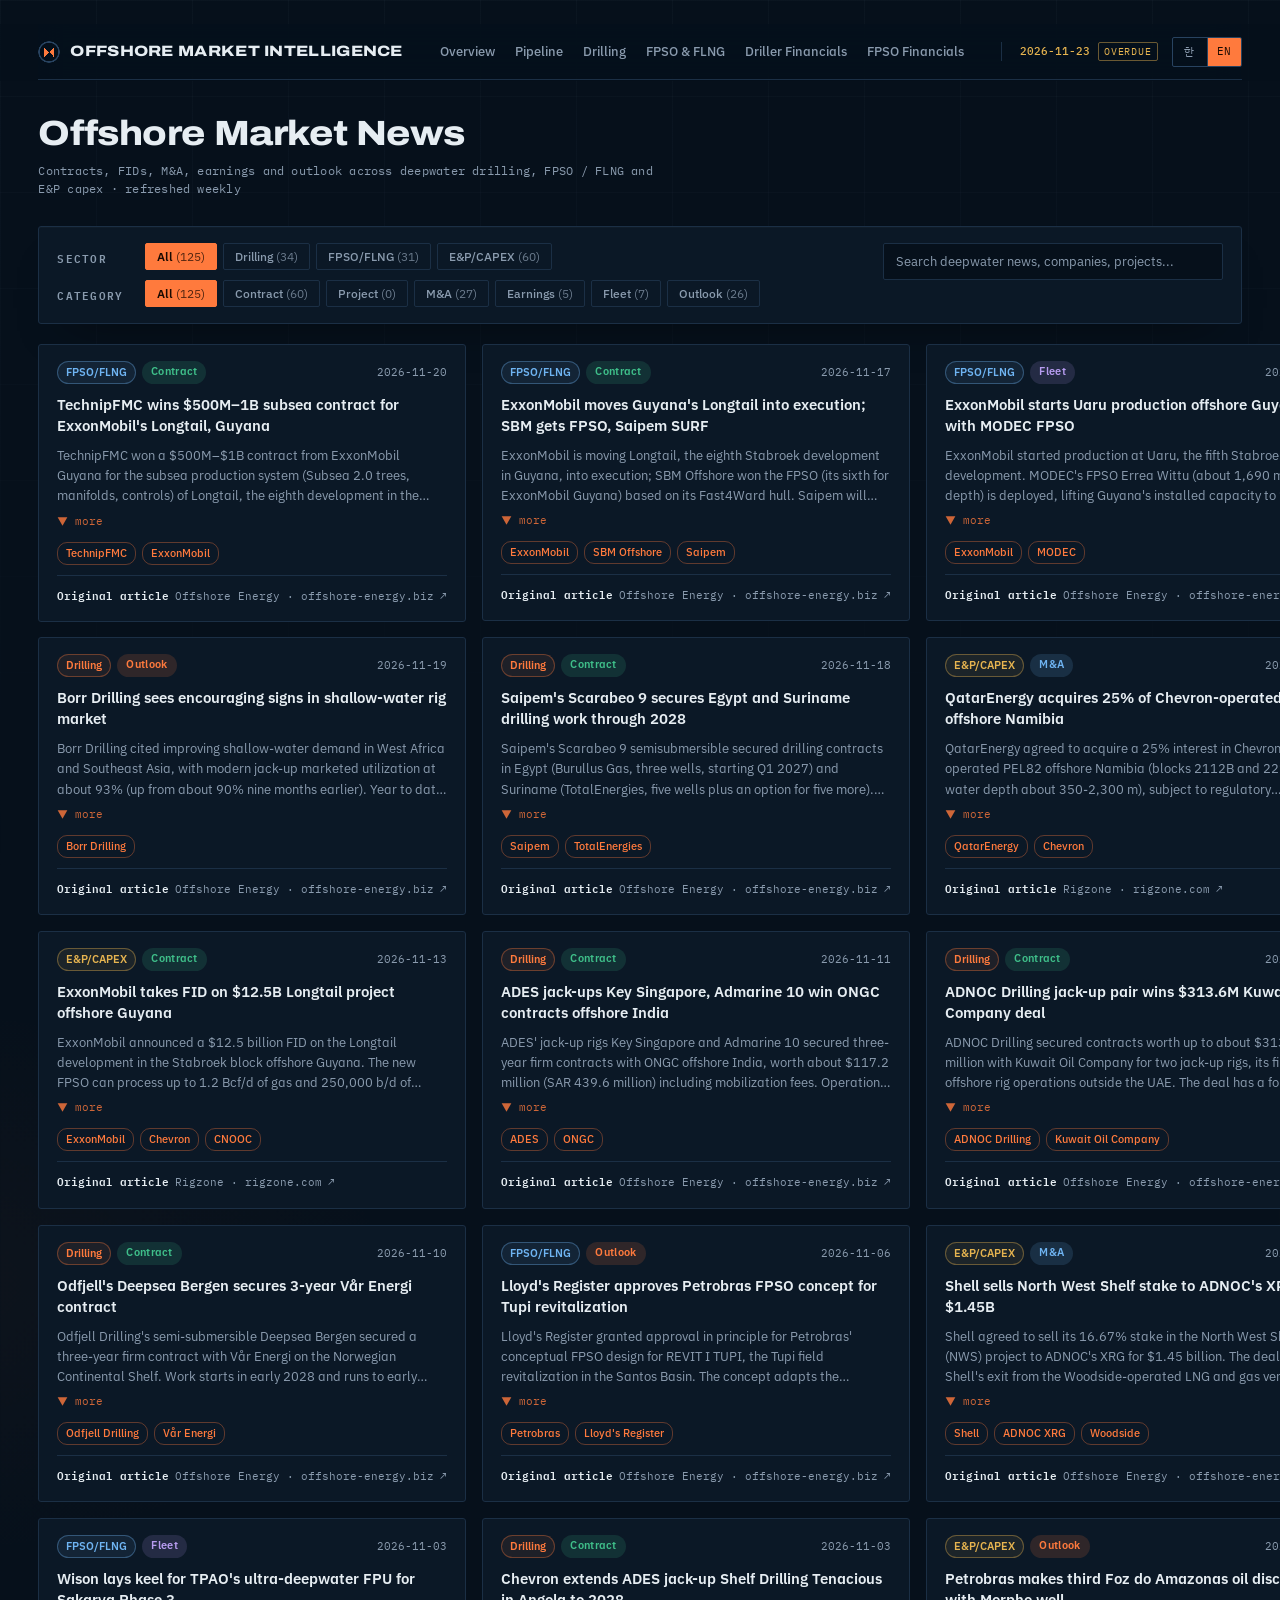
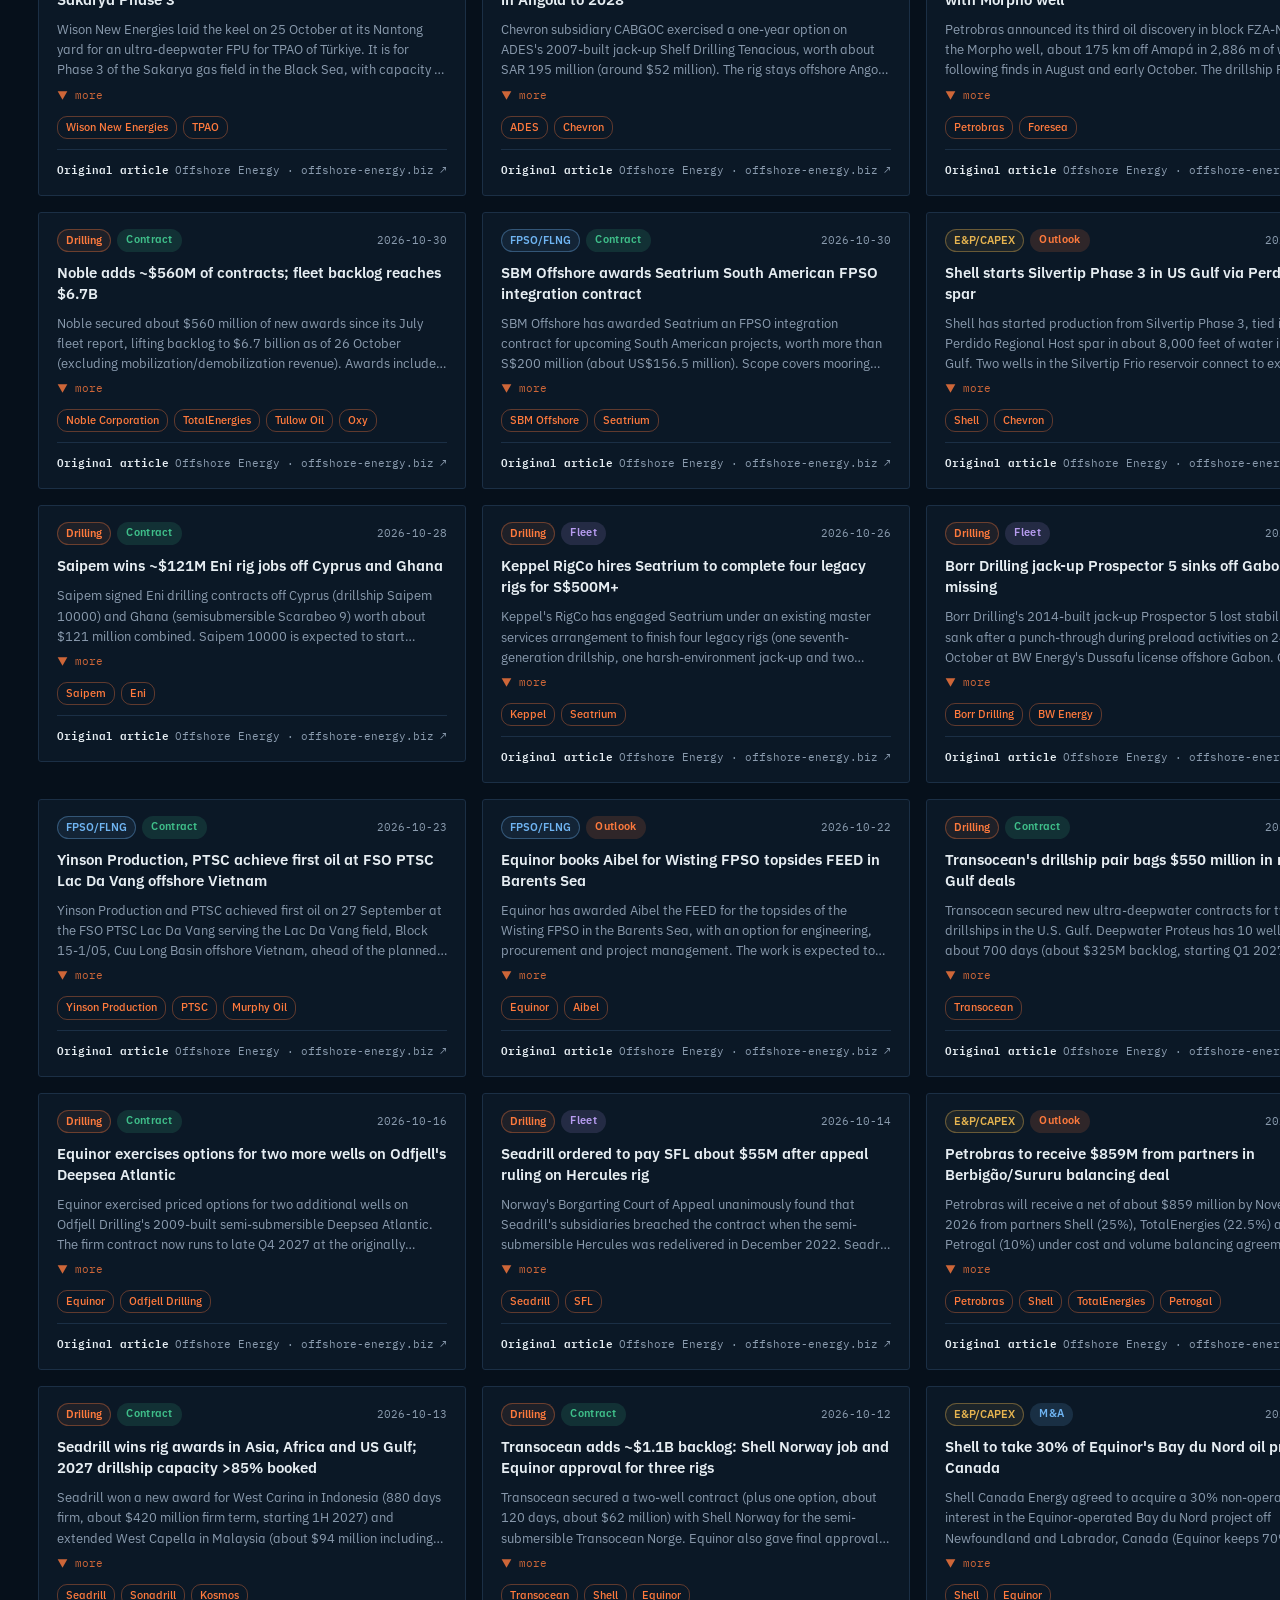
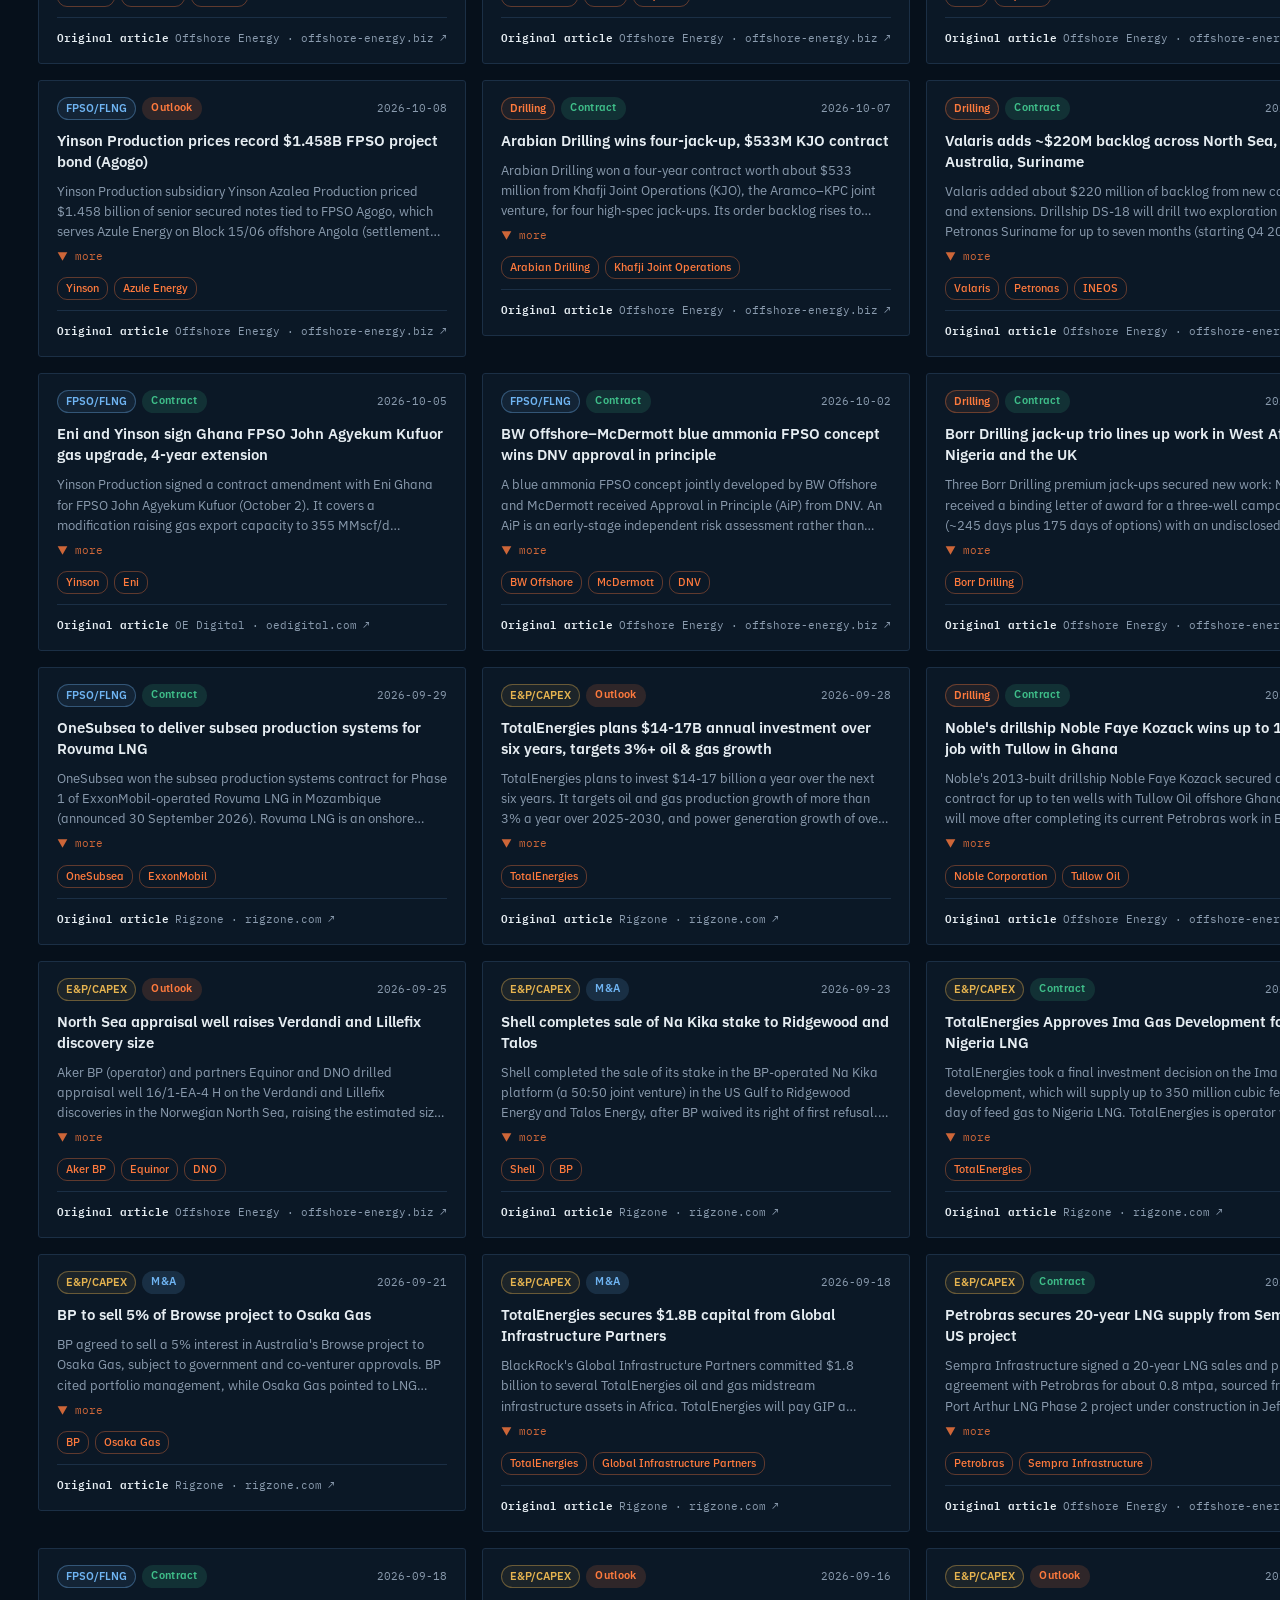
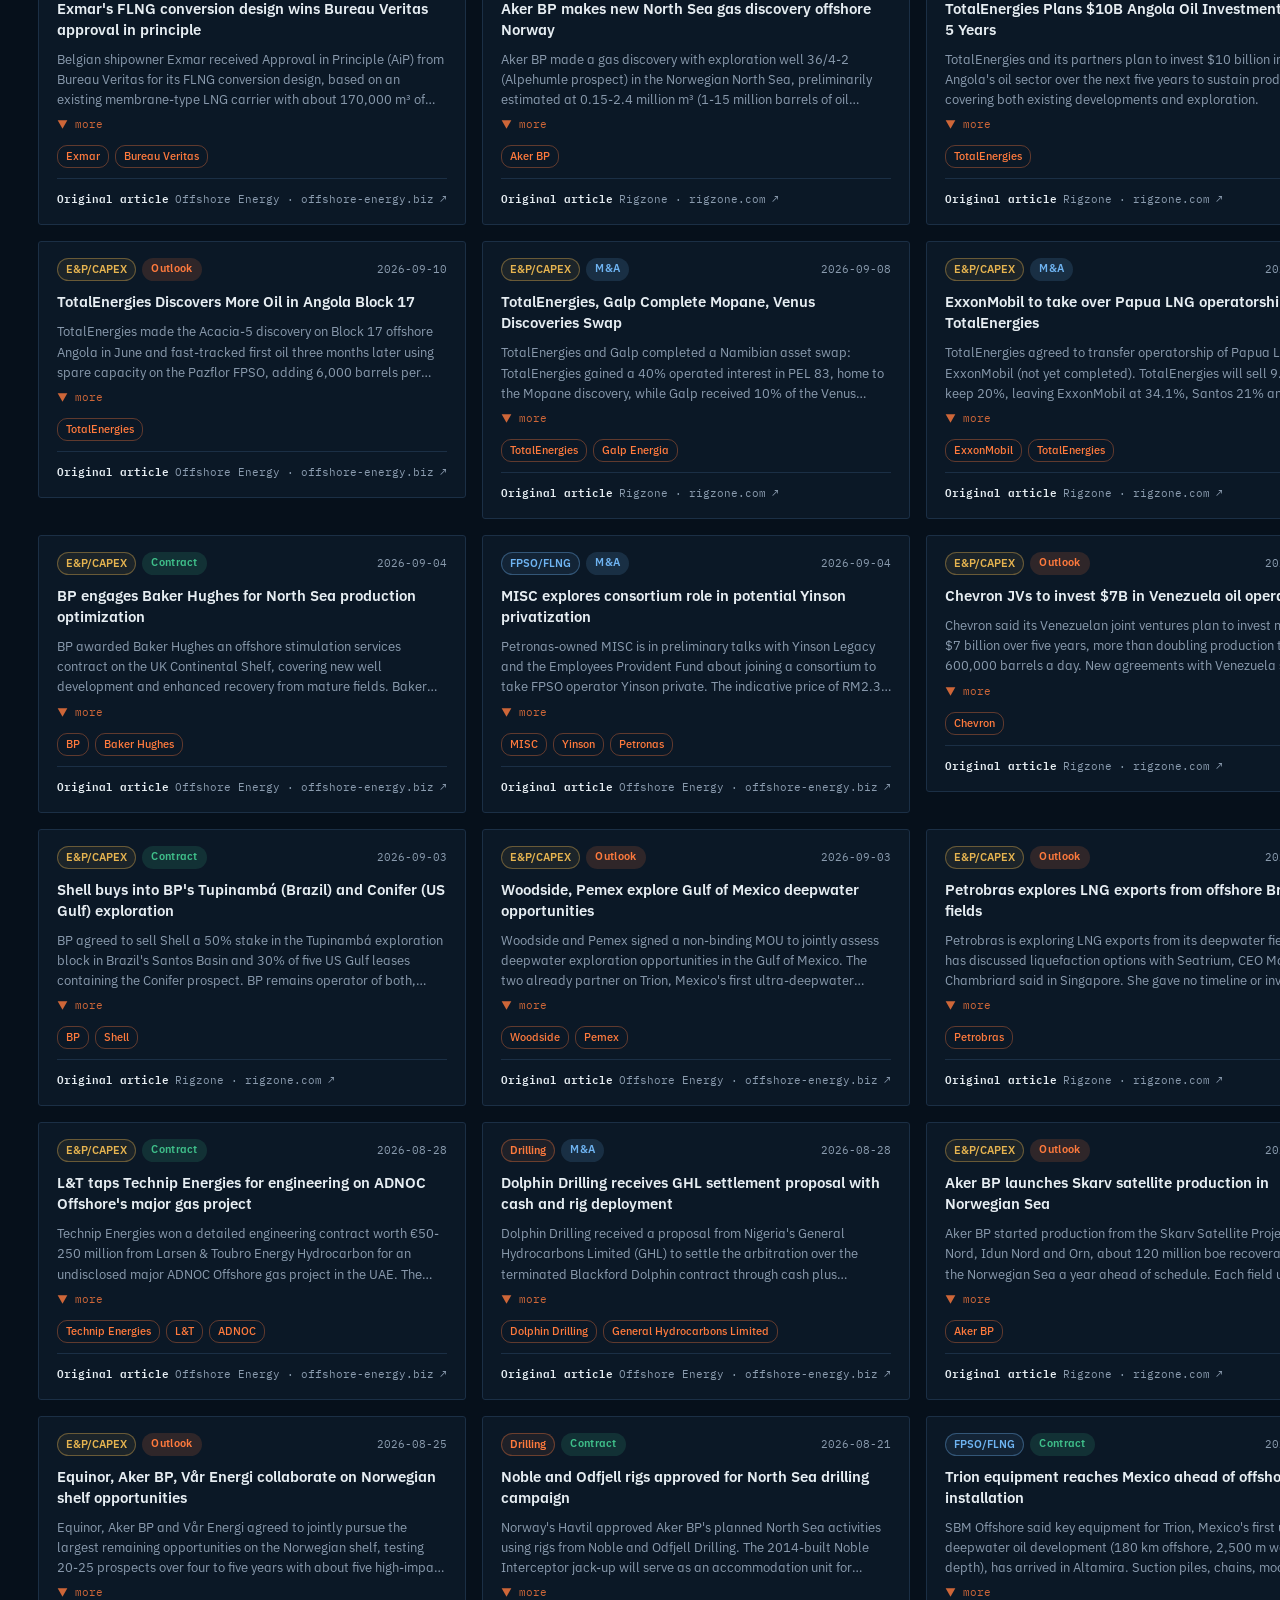
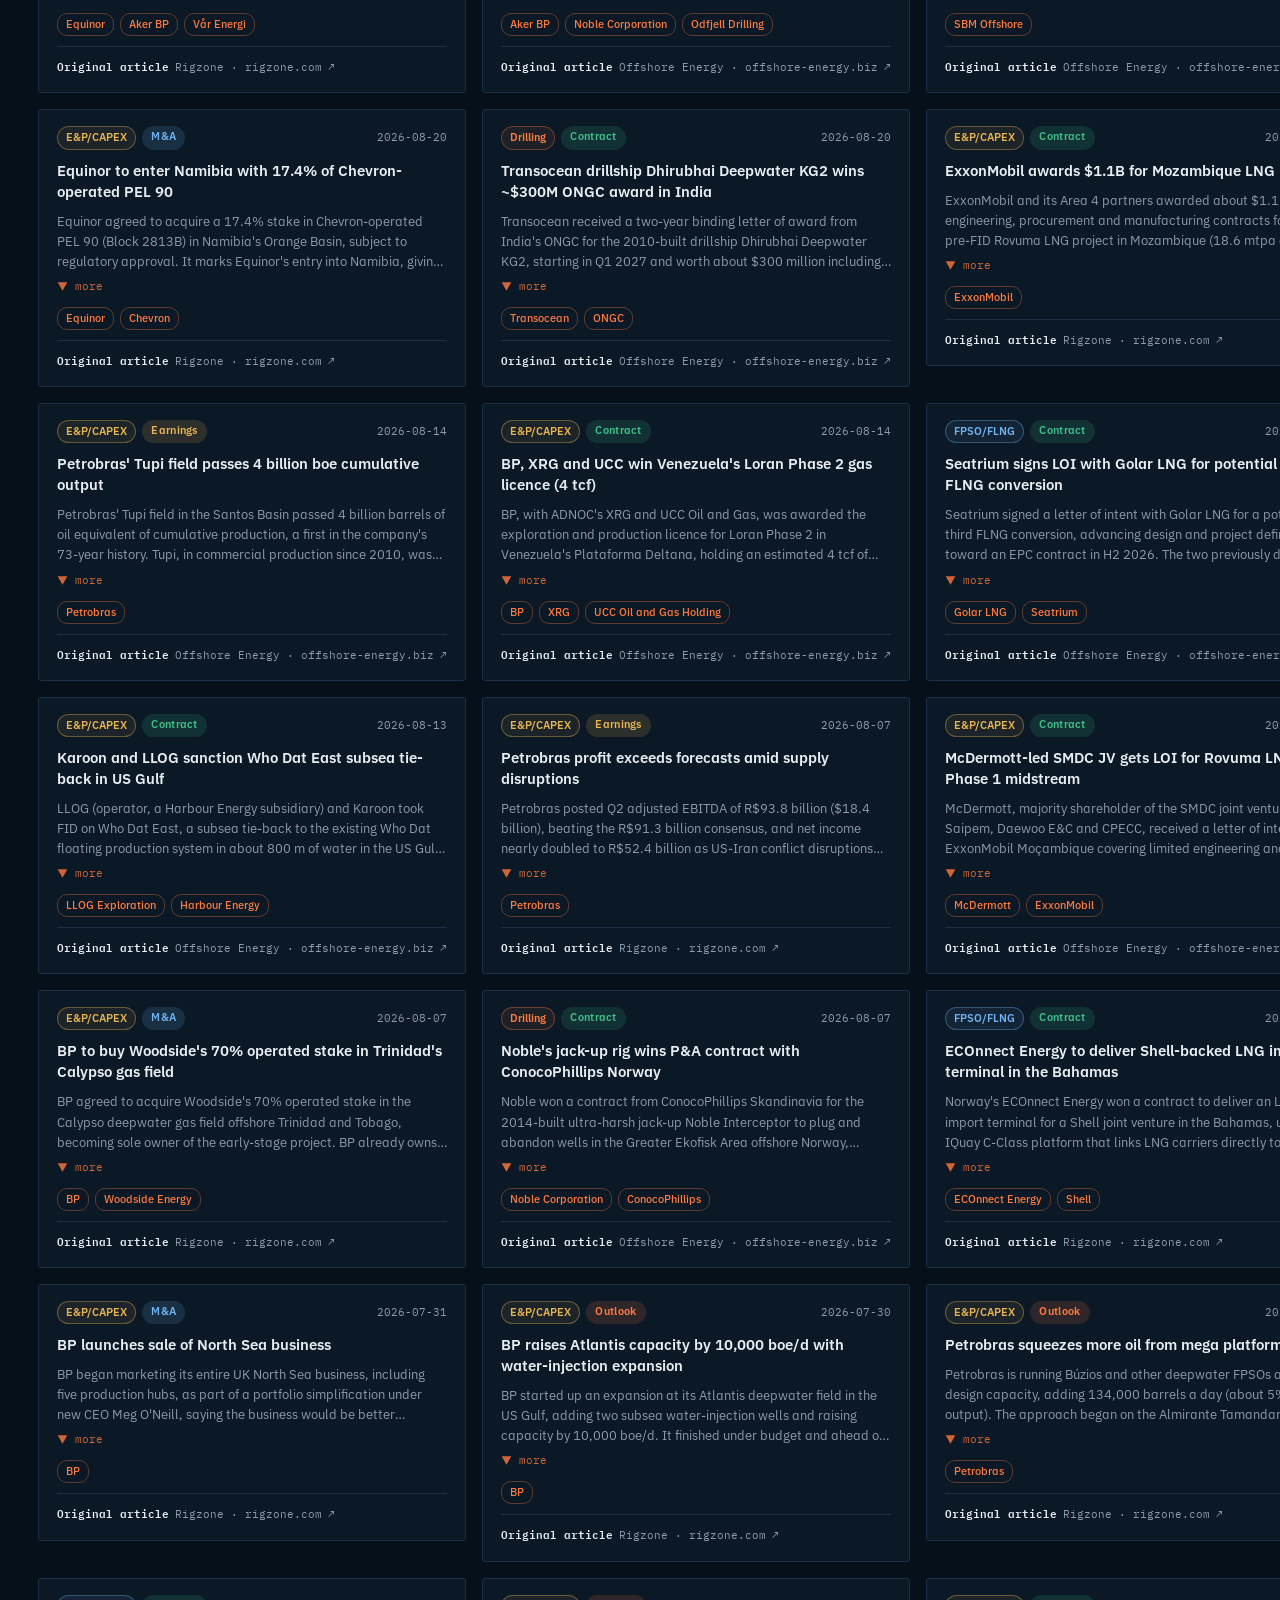
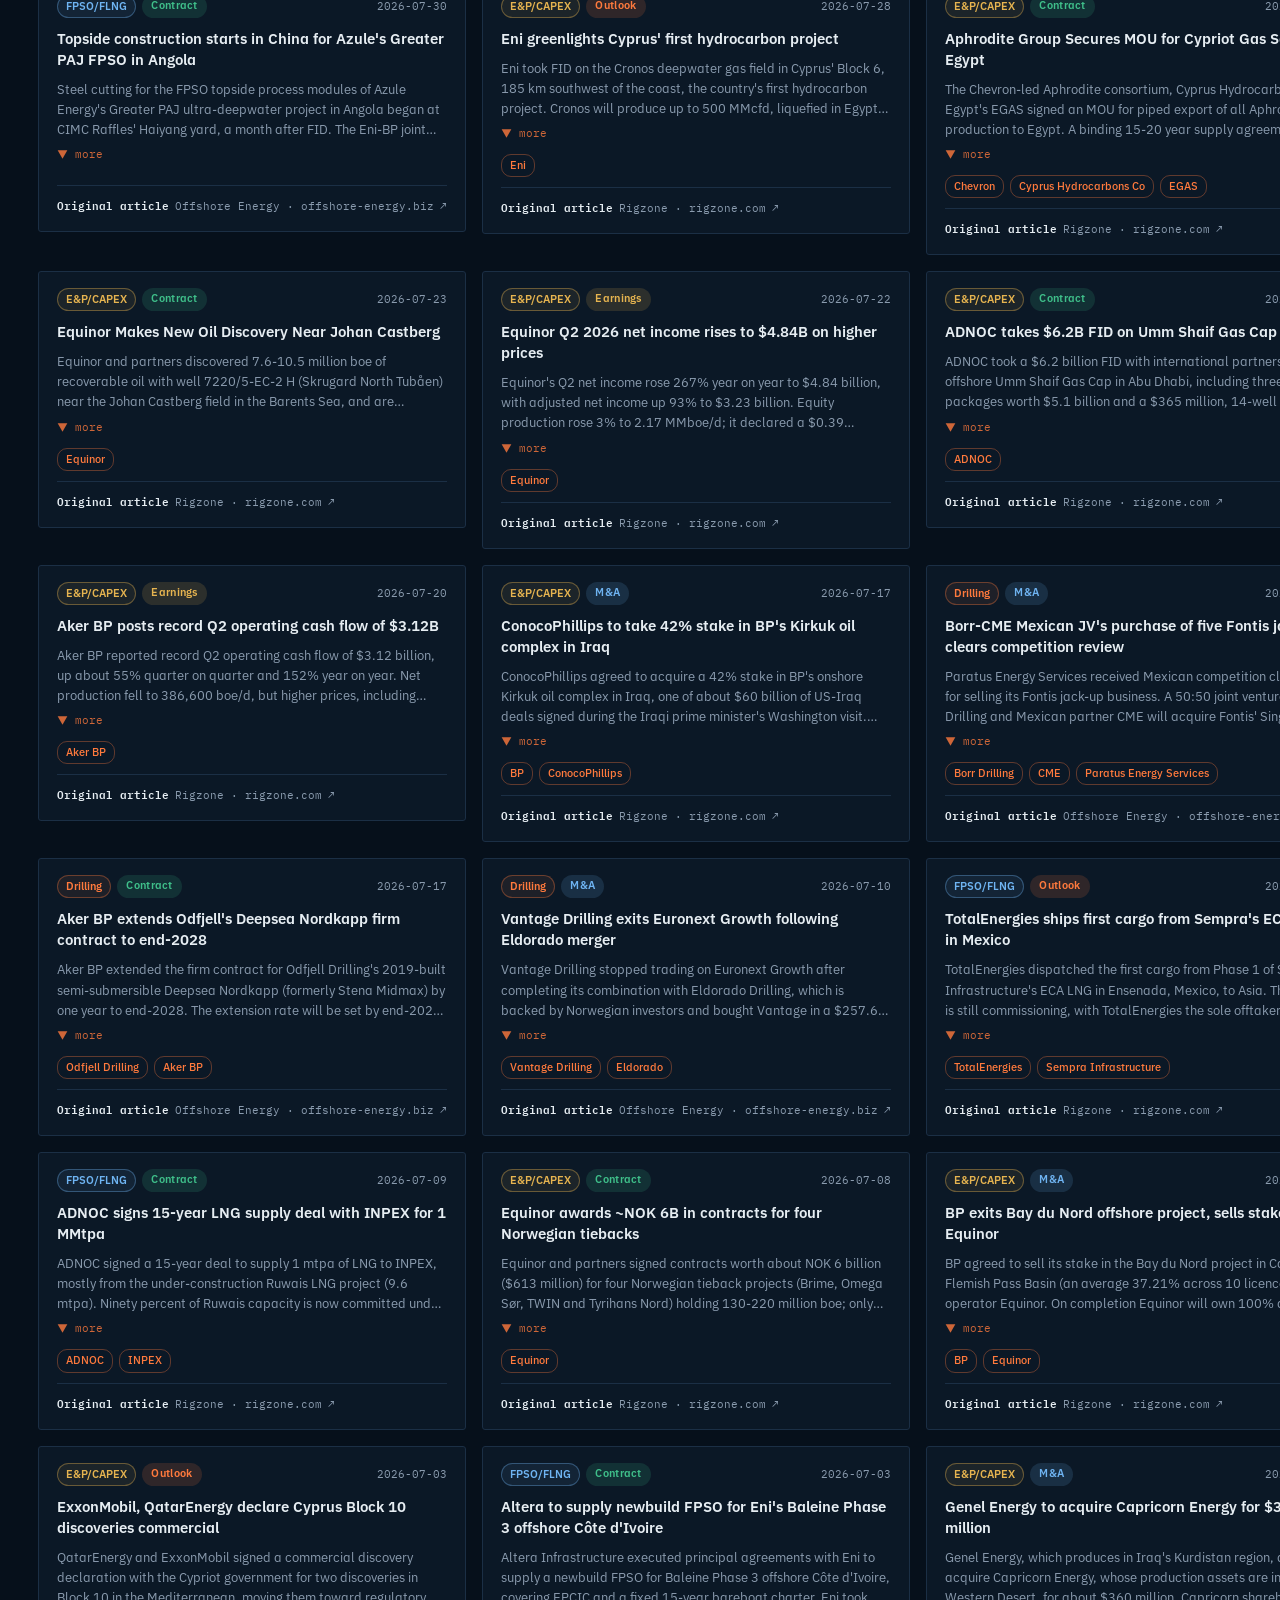
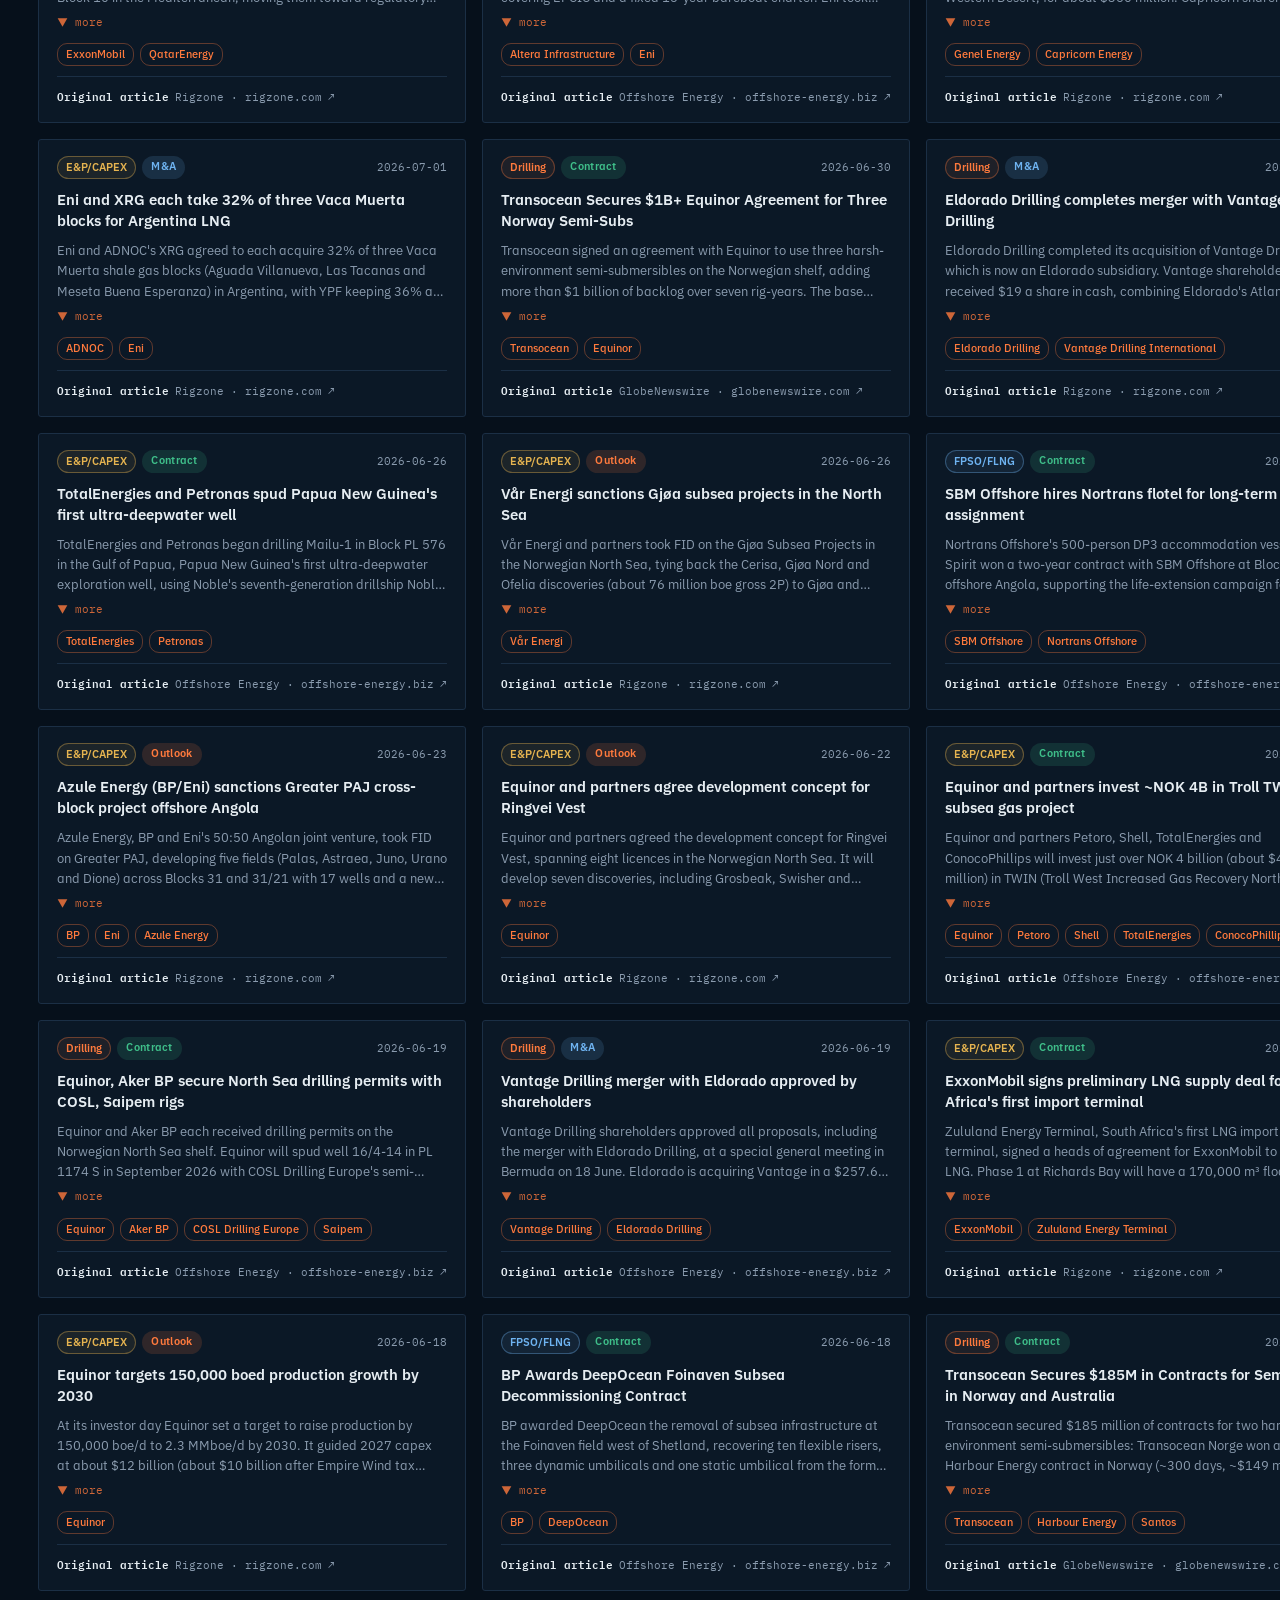
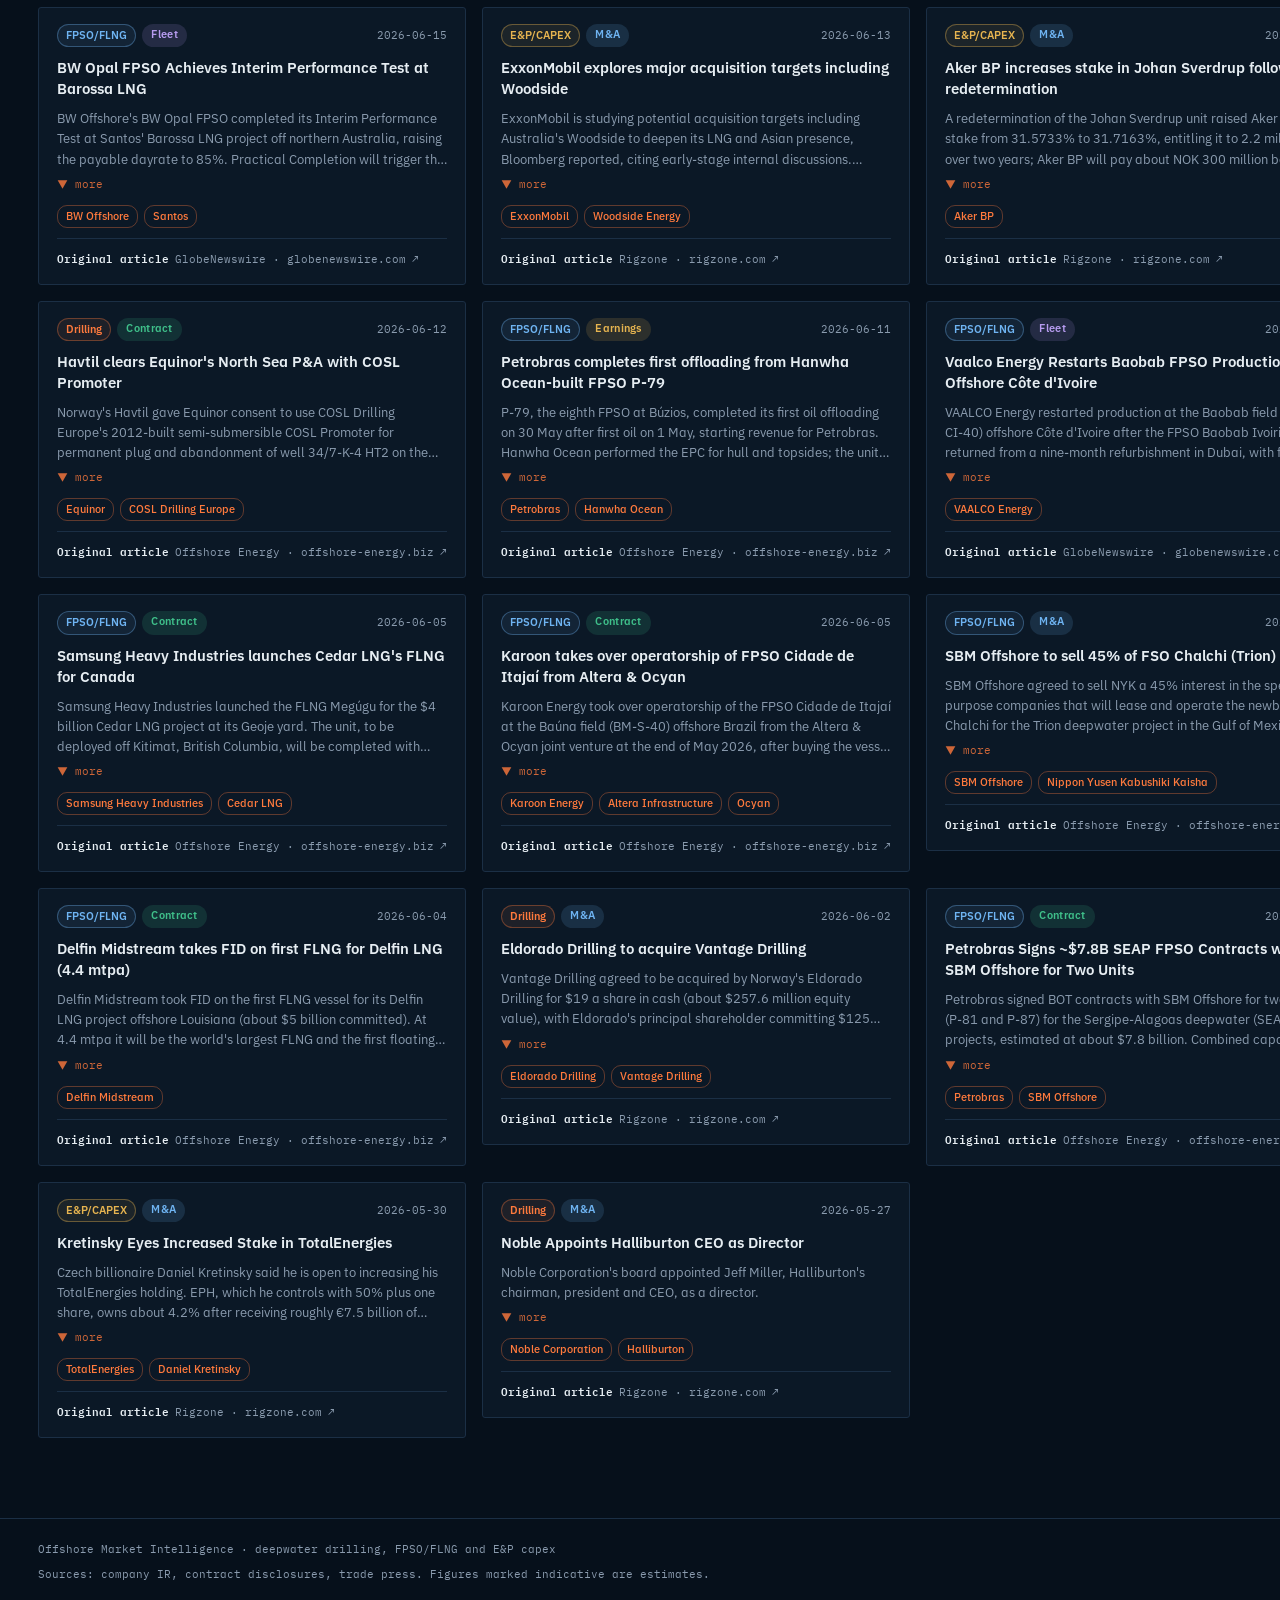
<file: news.html>
<!DOCTYPE html>
<html lang="ko">
<head>
  <meta charset="UTF-8">
  <meta name="viewport" content="width=device-width, initial-scale=1.0">
  <title>Market News — Offshore Market Intelligence</title>
  <!-- Google Fonts -->
  <link rel="preconnect" href="https://fonts.googleapis.com">
  <link rel="preconnect" href="https://fonts.gstatic.com" crossorigin>
  <link href="https://fonts.googleapis.com/css2?family=Archivo:wdth,wght@62..125,400..900&family=IBM+Plex+Mono:wght@400;500;600&family=IBM+Plex+Sans+KR:wght@400;500;600;700&family=IBM+Plex+Sans:ital,wght@0,400;0,500;0,600;0,700;1,400&display=swap" rel="stylesheet">
  <style>
    /* ─── CSS Variables ─── */
    :root {
      --bg:         #06101b;
      --panel:      #0b1826;
      --border:     #1b2f45;
      --accent:     #ff7a3d;
      --text:       #e6edf2;
      --text-muted: #8a9bae;
      --green:      #3fbf8a;
      --red:        #ef6b5e;
      --yellow:     #e6b450;
      --blue:       #6fb4f2;
      --orange:     #b79cf0;
      --font-body:  'Inter', sans-serif;
      --font-mono:  'JetBrains Mono', monospace;
    }

    /* ─── Reset & Base ─── */
    *, *::before, *::after { box-sizing: border-box; margin: 0; padding: 0; }
    html { font-size: 14px; }
    body {
      background: var(--bg);
      color: var(--text);
      font-family: var(--font-body);
      line-height: 1.5;
      min-height: 100vh;
    }

    /* ─── Layout ─── */
    .container {
      max-width: 1440px;
      margin: 0 auto;
      padding: 24px 32px;
    }

    /* ─── Header ─── */
    .header {
      display: flex;
      align-items: flex-start;
      justify-content: space-between;
      margin-bottom: 28px;
      padding-bottom: 20px;
      border-bottom: 1px solid var(--border);
      flex-wrap: wrap;
      gap: 12px;
    }
    .header-title {
      display: flex;
      flex-direction: column;
      gap: 4px;
    }
    .header-title h1 {
      font-size: 22px;
      font-weight: 700;
      color: var(--text);
      letter-spacing: -0.3px;
    }
    .header-title .subtitle {
      font-size: 12px;
      color: var(--text-muted);
      font-family: var(--font-mono);
    }
    .header-right {
      display: flex;
      flex-direction: column;
      align-items: flex-end;
      gap: 8px;
    }
    .header-nav {
      display: flex;
      gap: 16px;
      align-items: center;
    }
    .nav-link {
      color: var(--accent);
      text-decoration: none;
      font-size: 13px;
      font-weight: 500;
    }
    .nav-link:hover { text-decoration: underline; }
    .nav-link.active {
      color: var(--text-muted);
      pointer-events: none;
    }
    .header-meta {
      display: flex;
      align-items: center;
      gap: 8px;
      font-size: 11px;
      color: var(--text-muted);
      font-family: var(--font-mono);
      flex-wrap: wrap;
      justify-content: flex-end;
    }
    .header-meta .value { color: var(--accent); font-weight: 500; }
    .header-meta .frequency {
      color: var(--text-muted);
      max-width: 520px;
      text-align: right;
    }
    .live-dot {
      width: 6px;
      height: 6px;
      border-radius: 50%;
      background: var(--accent);
      animation: pulse 2s ease-in-out infinite;
      display: inline-block;
    }
    @keyframes pulse {
      0%, 100% { opacity: 1; }
      50% { opacity: 0.3; }
    }

    /* ─── Controls Bar ─── */
    .controls-bar {
      display: flex;
      align-items: center;
      justify-content: space-between;
      gap: 16px;
      margin-bottom: 24px;
      flex-wrap: wrap;
    }
    .filter-row {
      display: flex;
      align-items: center;
      gap: 8px;
      flex-wrap: wrap;
    }
    .filter-group {
      display: flex;
      align-items: center;
      gap: 8px;
      flex-wrap: wrap;
    }
    .filter-label {
      font-size: 10px;
      font-weight: 700;
      letter-spacing: 0.7px;
      text-transform: uppercase;
      color: var(--text-muted);
      font-family: var(--font-mono);
    }
    .filter-btn {
      padding: 6px 14px;
      border: 1px solid var(--border);
      border-radius: 20px;
      background: transparent;
      color: var(--text-muted);
      font-size: 12px;
      font-weight: 500;
      font-family: var(--font-body);
      cursor: pointer;
      transition: all 0.15s;
      white-space: nowrap;
    }
    .filter-btn:hover {
      border-color: var(--accent);
      color: var(--accent);
    }
    .filter-btn.active {
      background: var(--accent);
      border-color: var(--accent);
      color: #06101b;
      font-weight: 600;
    }
    .filter-btn .count {
      opacity: 0.75;
      font-weight: 400;
    }

    .search-input {
      padding: 7px 14px;
      border: 1px solid var(--border);
      border-radius: 20px;
      background: var(--panel);
      color: var(--text);
      font-size: 12px;
      font-family: var(--font-body);
      width: 240px;
      outline: none;
      transition: border-color 0.15s;
    }
    .search-input::placeholder { color: var(--text-muted); }
    .search-input:focus { border-color: var(--accent); }

    /* ─── News Grid ─── */
    .news-grid {
      display: grid;
      grid-template-columns: repeat(3, 1fr);
      gap: 16px;
      align-items: start;
    }
    @media (max-width: 1100px) { .news-grid { grid-template-columns: repeat(2, 1fr); } }
    @media (max-width: 680px)  { .news-grid { grid-template-columns: 1fr; } }

    /* ─── News Card ─── */
    .news-card {
      background: var(--panel);
      border: 1px solid var(--border);
      border-radius: 8px;
      padding: 16px 18px;
      cursor: pointer;
      transition: border-color 0.15s, box-shadow 0.15s;
      display: flex;
      flex-direction: column;
      gap: 10px;
    }
    .news-card:hover {
      border-color: rgba(255,122,61, 0.4);
      box-shadow: 0 2px 12px rgba(255,122,61, 0.06);
    }

    /* Card top row: badge + date */
    .card-top {
      display: flex;
      align-items: center;
      justify-content: space-between;
      gap: 8px;
    }
    .card-date {
      font-size: 11px;
      color: var(--text-muted);
      font-family: var(--font-mono);
      white-space: nowrap;
    }

    /* Category badge */
    .cat-badge {
      display: inline-block;
      padding: 2px 9px;
      border-radius: 12px;
      font-size: 11px;
      font-weight: 600;
      letter-spacing: 0.3px;
      white-space: nowrap;
    }
    .cat-Contract { background: rgba(63,191,138,0.15);  color: #3fbf8a; }
    .cat-MA       { background: rgba(111,180,242,0.15); color: #6fb4f2; }
    .cat-Earnings { background: rgba(230,180,80,0.15); color: #e6b450; }
    .cat-Fleet    { background: rgba(183,156,240,0.15); color: #b79cf0; }
    .cat-Project  { background: rgba(163,113,247,0.15); color: #a371f7; }
    .cat-Outlook  { background: rgba(255,122,61,0.15);  color: #ff7a3d; }
    .sector-badge {
      display: inline-block;
      padding: 2px 8px;
      border-radius: 12px;
      border: 1px solid rgba(138,155,174,0.35);
      color: var(--text-muted);
      font-size: 11px;
      font-weight: 600;
      white-space: nowrap;
    }
    .sector-FPSOFLNG {
      border-color: rgba(111,180,242,0.35);
      color: var(--blue);
      background: rgba(111,180,242,0.08);
    }
    .sector-Drilling {
      border-color: rgba(255,122,61,0.35);
      color: var(--accent);
      background: rgba(255,122,61,0.08);
    }
    .sector-EPCAPEX {
      border-color: rgba(230,180,80,0.38);
      color: var(--yellow);
      background: rgba(230,180,80,0.08);
    }

    /* Title */
    .card-title {
      font-size: 15px;
      font-weight: 600;
      color: var(--text);
      line-height: 1.4;
    }

    /* Summary */
    .card-summary {
      font-size: 13px;
      color: var(--text-muted);
      line-height: 1.55;
    }
    .card-summary.truncated {
      display: -webkit-box;
      -webkit-line-clamp: 3;
      -webkit-box-orient: vertical;
      overflow: hidden;
    }

    /* Expand toggle */
    .card-toggle {
      font-size: 11px;
      color: var(--accent);
      font-family: var(--font-mono);
      opacity: 0.8;
      margin-top: -4px;
    }

    /* Footer: companies + source */
    .card-footer {
      display: flex;
      align-items: center;
      justify-content: space-between;
      gap: 8px;
      flex-wrap: wrap;
      margin-top: 2px;
    }
    .card-companies {
      display: flex;
      gap: 6px;
      flex-wrap: wrap;
    }
    .company-pill {
      display: inline-block;
      padding: 2px 8px;
      border-radius: 10px;
      border: 1px solid rgba(255,122,61, 0.35);
      color: var(--accent);
      font-size: 11px;
      font-weight: 500;
    }
    .card-source {
      display: flex;
      align-items: baseline;
      gap: 6px;
      min-width: 0;
      padding-top: 10px;
      border-top: 1px solid var(--border);
      font-size: 11px;
      color: var(--text-muted);
      text-decoration: none;
      transition: color 0.15s;
      font-family: var(--font-mono);
    }
    .card-source .src-label { color: var(--text); font-weight: 600; white-space: nowrap; }
    .card-source .src-name { overflow: hidden; text-overflow: ellipsis; white-space: nowrap; min-width: 0; }
    .card-source:hover, .card-source:hover .src-label { color: var(--accent); }

    /* ─── Empty State ─── */
    .empty-state {
      grid-column: 1 / -1;
      padding: 60px 20px;
      text-align: center;
      color: var(--text-muted);
      display: flex;
      flex-direction: column;
      align-items: center;
      gap: 16px;
    }
    .empty-state p {
      font-size: 15px;
    }
    .reset-btn {
      padding: 8px 20px;
      border: 1px solid var(--border);
      border-radius: 20px;
      background: transparent;
      color: var(--accent);
      font-size: 13px;
      font-weight: 500;
      font-family: var(--font-body);
      cursor: pointer;
      transition: all 0.15s;
    }
    .reset-btn:hover {
      background: var(--accent);
      color: #06101b;
      border-color: var(--accent);
    }

    /* ─── Loading ─── */
    .loading {
      padding: 40px;
      text-align: center;
      color: var(--text-muted);
      font-size: 14px;
      line-height: 2;
    }
    .loading code {
      font-family: var(--font-mono);
      background: var(--border);
      padding: 2px 8px;
      border-radius: 4px;
      font-size: 12px;
      color: var(--accent);
    }
    /* Shared header alignment */
    .header {
      display: grid;
      grid-template-columns: minmax(280px, 1fr) minmax(0, auto);
      align-items: start;
      gap: 12px 24px;
    }
    .header-right,
    .header-nav { justify-self: end; }
    .header-nav {
      display: flex;
      align-items: center;
      justify-content: flex-end;
      flex-wrap: wrap;
      gap: 16px;
    }
    @media (max-width: 900px) {
      .header { grid-template-columns: 1fr; }
      .header-right,
      .header-nav {
        justify-self: start;
        align-items: flex-start;
        justify-content: flex-start;
      }
    }
  </style>
  <link rel="stylesheet" href="assets/theme.css">
  <script src="assets/theme.js"></script>
</head>
<body>
<div class="container">

  <header class="header">
    <div class="header-title">
      <h1>Offshore Market Intelligence</h1>
      <span class="subtitle">Market News — Deepwater drilling, FPSO / FLNG, E&amp;P CAPEX, contracts &amp; earnings</span>
    </div>
    <div class="header-right">
      <nav class="header-nav">
        <a href="index.html" class="nav-link">Overview</a>
        <a href="pipeline.html" class="nav-link">E&amp;P Pipeline</a>
        <a href="drilling.html" class="nav-link">Deepwater Drilling</a>
        <a href="fpso.html" class="nav-link">FPSO / FLNG Assets</a>
        <a href="earnings.html" class="nav-link">Drilling Financials</a>
        <a href="fpso_earnings.html" class="nav-link">FPSO / FLNG Financials</a>
        <span class="nav-link active">Market News</span>
      </nav>
      <div class="header-meta" id="header-meta"><!-- populated by JS --></div>
    </div>
  </header>

  <section class="page-title-section">
    <h2>Offshore Market News</h2>
    <span class="page-subtitle">Contracts, FIDs, M&amp;A, earnings and outlook across deepwater drilling, FPSO / FLNG and E&amp;P capex · refreshed weekly</span>
  </section>
  <div class="controls-bar">
    <div class="filter-row">
      <div class="filter-group">
        <span class="filter-label">Sector</span>
        <div class="filter-row" id="sector-filter-row"><!-- sector buttons populated by JS --></div>
      </div>
      <div class="filter-group">
        <span class="filter-label">Category</span>
        <div class="filter-row" id="category-filter-row"><!-- category buttons populated by JS --></div>
      </div>
    </div>
    <div style="display:flex;flex-direction:column;align-items:flex-end;gap:6px;">
      <input class="search-input" type="text" id="search-input" placeholder="Search deepwater news, companies, projects...">
    </div>
  </div>

  <div class="news-grid" id="news-grid">
    <div class="loading">Loading news data…</div>
  </div>

</div>

<script>
(async function () {

  let newsData = null;
  let currentSector = 'All';
  let currentCategory = 'All';
  let searchQuery = '';

  function esc(str) {
    if (str == null) return '';
    return String(str)
      .replace(/&/g, '&amp;')
      .replace(/</g, '&lt;')
      .replace(/>/g, '&gt;')
      .replace(/"/g, '&quot;');
  }
  function hostOf(url) {
    try { return new URL(url).hostname.replace(/^www\./, ''); } catch (e) { return ''; }
  }

  /* ─── Load Data ─── */
  async function loadData() {
    try {
      newsData = await fetch('./data/news.json').then(r => r.json());
    } catch (err) {
      document.getElementById('news-grid').innerHTML =
        `<div class="loading">&#9888; 데이터 로드 실패: ${esc(err.message)}<br>로컬 서버로 실행하세요: <code>python3 -m http.server 8080</code></div>`;
      return false;
    }
    return true;
  }

  /* ─── Category badge CSS class ─── */
  function catClass(category) {
    const map = { 'Contract': 'cat-Contract', 'M&A': 'cat-MA', 'Earnings': 'cat-Earnings', 'Fleet': 'cat-Fleet', 'Project': 'cat-Project', 'Outlook': 'cat-Outlook' };
    return map[category] || 'cat-Outlook';
  }

  function sectorClass(sector) {
    if (sector === 'FPSO/FLNG') return 'sector-FPSOFLNG';
    if (sector === 'E&P/CAPEX') return 'sector-EPCAPEX';
    return 'sector-Drilling';
  }

  /* ─── Render Cards ─── */
  function renderCards(items) {
    const grid = document.getElementById('news-grid');

    if (items.length === 0) {
      grid.innerHTML = `
        <div class="empty-state">
          <p>검색 결과가 없습니다</p>
          <button class="reset-btn" id="reset-btn">필터 초기화</button>
        </div>`;
      const resetBtn = document.getElementById('reset-btn');
      if (resetBtn) {
        resetBtn.addEventListener('click', () => {
          currentCategory = 'All';
          currentSector = 'All';
          searchQuery = '';
          document.getElementById('search-input').value = '';
          renderSectorFilters();
          renderCategoryFilters();
          filterAndRender();
        });
      }
      return;
    }

    grid.innerHTML = items.map(item => {
      const companies = item.companies.length
        ? item.companies.map(c => `<span class="company-pill">${esc(c)}</span>`).join('')
        : '';

      return `
        <div class="news-card" data-id="${item.id}">
          <div class="card-top">
            <div style="display:flex;gap:6px;flex-wrap:wrap">
              <span class="sector-badge ${sectorClass(item.sector)}">${esc(item.sector || 'Market')}</span>
              <span class="cat-badge ${catClass(item.category)}">${esc(item.category)}</span>
            </div>
            <span class="card-date">${esc(item.date)}</span>
          </div>
          <div class="card-title">${esc(item.title)}</div>
          <div class="card-summary truncated" data-full="${esc(item.summary)}">${esc(item.summary)}</div>
          <div class="card-toggle">&#9660; more</div>
          <div class="card-footer">
            <div class="card-companies">${companies}</div>
          </div>
          ${item.url ? `<a class="card-source" href="${esc(item.url)}" target="_blank" rel="noopener noreferrer" title="${esc(item.url)}"><span class="src-label">원문 기사</span> <span class="src-name">${esc(item.source)} · ${esc(hostOf(item.url))}</span> &#8599;</a>` : ''}
        </div>`;
    }).join('');

    /* Card click — expand/collapse summary */
    grid.querySelectorAll('.news-card').forEach(card => {
      card.addEventListener('click', e => {
        /* Don't toggle when clicking the source link */
        if (e.target.closest('.card-source')) return;

        const summary = card.querySelector('.card-summary');
        const toggle  = card.querySelector('.card-toggle');
        const isExpanded = !summary.classList.contains('truncated');

        if (isExpanded) {
          summary.classList.add('truncated');
          toggle.innerHTML = '&#9660; more';
        } else {
          summary.classList.remove('truncated');
          toggle.innerHTML = '&#9650; less';
        }
      });
    });
  }

  /* ─── Filter & Render ─── */
  function filterAndRender() {
    let filtered = newsData.items;

    if (currentSector !== 'All') {
      filtered = filtered.filter(n => n.sector === currentSector);
    }

    if (currentCategory !== 'All') {
      filtered = filtered.filter(n => n.category === currentCategory);
    }

    if (searchQuery) {
      const q = searchQuery.toLowerCase();
      filtered = filtered.filter(n =>
        n.title.toLowerCase().includes(q) ||
        n.summary.toLowerCase().includes(q) ||
        (n.sector || '').toLowerCase().includes(q) ||
        n.companies.some(c => c.toLowerCase().includes(q))
      );
    }

    renderCards(filtered);
  }

  /* ─── Count per category ─── */
  function countBySector(sector) {
    if (sector === 'All') return newsData.items.length;
    return newsData.items.filter(n => n.sector === sector).length;
  }

  function sectorFilteredItems() {
    return currentSector === 'All'
      ? newsData.items
      : newsData.items.filter(n => n.sector === currentSector);
  }

  function countByCategory(category) {
    const base = sectorFilteredItems();
    if (category === 'All') return base.length;
    return base.filter(n => n.category === category).length;
  }

  function buildFilterButtons(targetId, items, activeValue, dataName, countFn) {
    const row = document.getElementById(targetId);
    row.innerHTML = items.map(item => {
      const count = countFn(item);
      const label = `${esc(item)} <span class="count">(${count})</span>`;
      return `<button class="filter-btn${item === activeValue ? ' active' : ''}" data-${dataName}="${esc(item)}">${label}</button>`;
    }).join('');
    return row;
  }

  function renderCategoryFilters() {
    const categories = ['All', 'Contract', 'Project', 'M&A', 'Earnings', 'Fleet', 'Outlook'];
    const row = buildFilterButtons('category-filter-row', categories, currentCategory, 'category', countByCategory);
    row.querySelectorAll('.filter-btn').forEach(btn => {
      btn.addEventListener('click', () => {
        currentCategory = btn.dataset.category;
        renderCategoryFilters();
        filterAndRender();
      });
    });
  }

  function renderSectorFilters() {
    const sectors = ['All', 'Drilling', 'FPSO/FLNG', 'E&P/CAPEX'];
    const row = buildFilterButtons('sector-filter-row', sectors, currentSector, 'sector', countBySector);
    row.querySelectorAll('.filter-btn').forEach(btn => {
      btn.addEventListener('click', () => {
        currentSector = btn.dataset.sector;
        if (countByCategory(currentCategory) === 0) currentCategory = 'All';
        renderSectorFilters();
        renderCategoryFilters();
        filterAndRender();
      });
    });
  }

  /* ─── Init Controls ─── */
  function initControls() {
    renderSectorFilters();
    renderCategoryFilters();

    const searchInput = document.getElementById('search-input');
    searchInput.addEventListener('input', e => {
      searchQuery = e.target.value.trim();
      filterAndRender();
    });
    // news.html#q=<term> from other pages' "Related" links
    OMI.whenOpen(q => { searchInput.value = q; searchInput.dispatchEvent(new Event('input')); }, 'q');
  }

  /* ─── Render Header Meta ─── */
  function renderHeaderMeta() {
    document.getElementById('header-meta').innerHTML = `
      <span class="live-dot"></span>
      <span>Updated:</span>
      <span class="value">${esc(newsData.updated)}</span>
    `;
  }

  /* ─── Main ─── */
  const ok = await loadData();
  if (!ok) return;

  renderHeaderMeta();
  initControls();
  filterAndRender();

})();
</script>
</body>
</html>
</file>
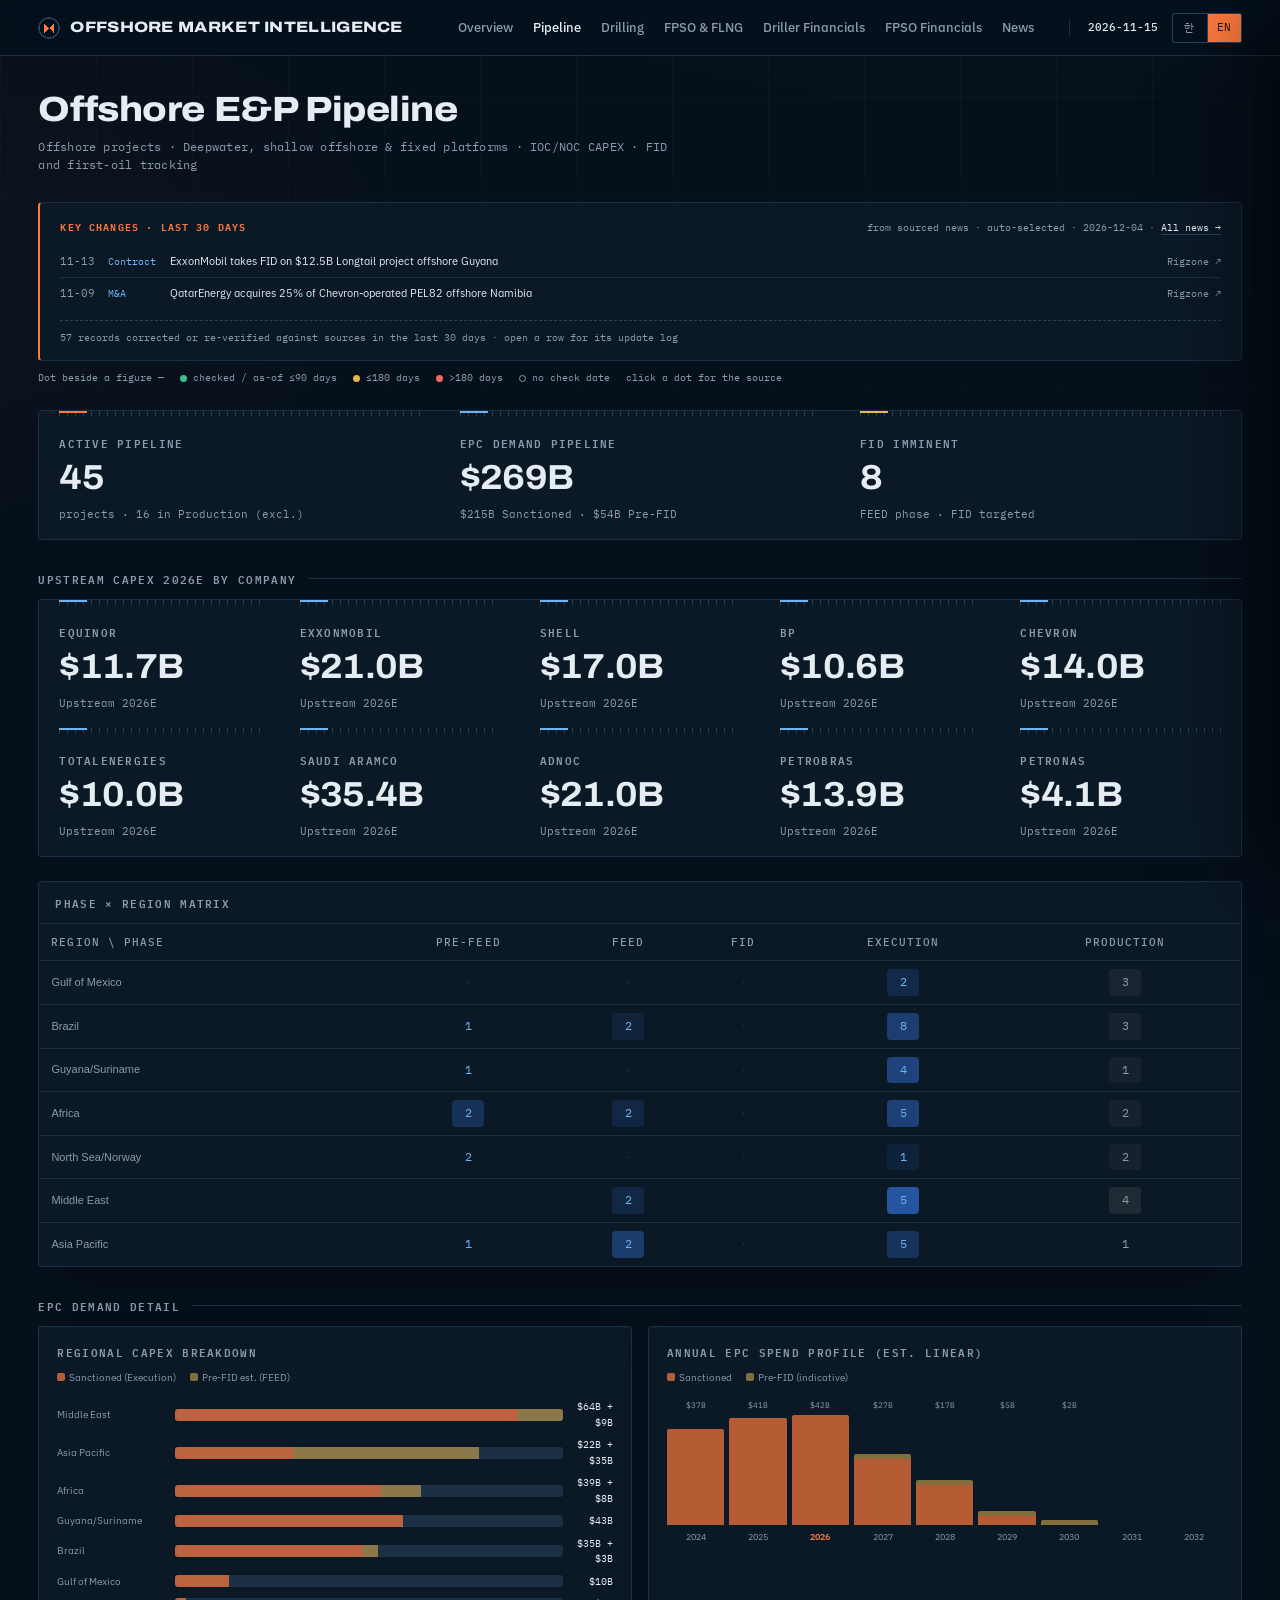
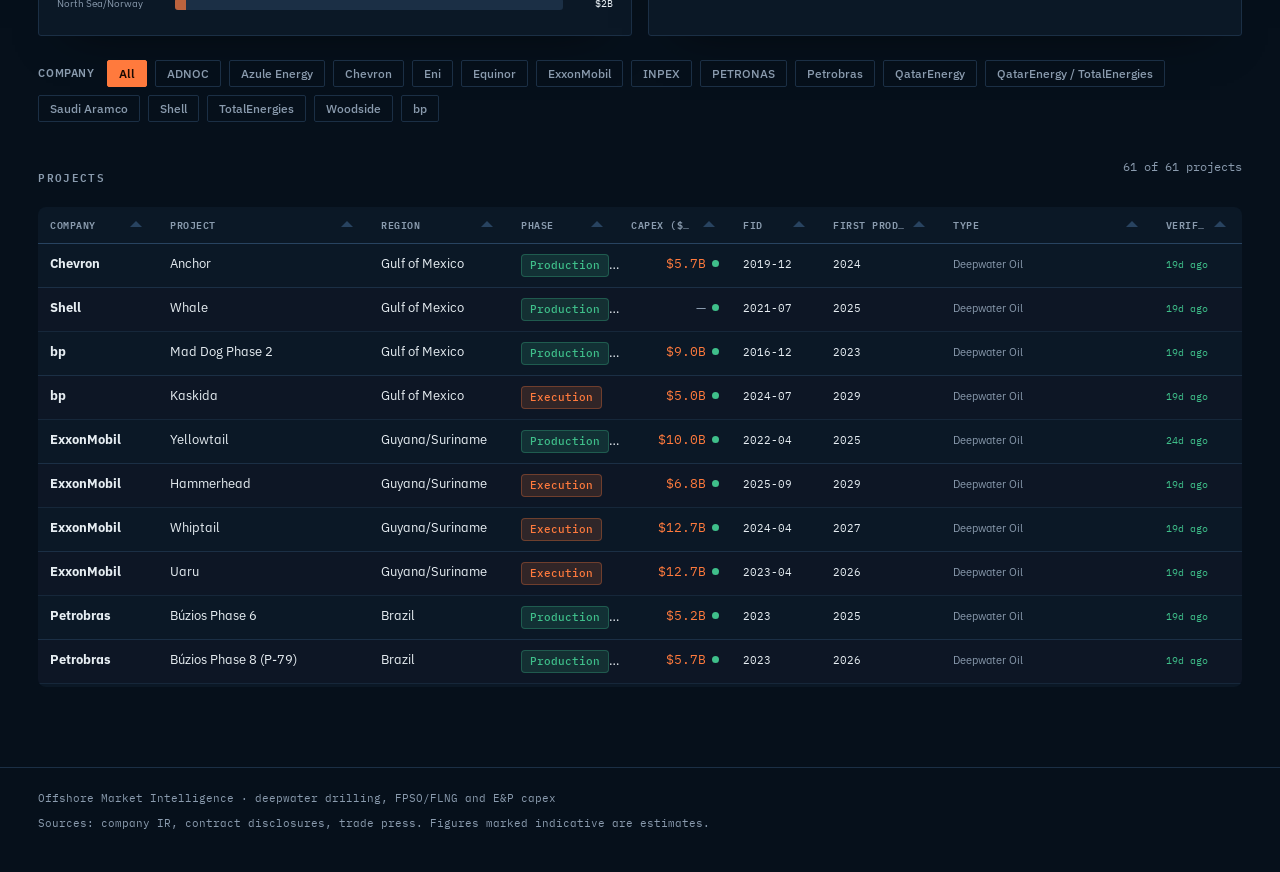
<file: pipeline.html>
<!DOCTYPE html>
<html lang="en">
<head>
  <meta charset="UTF-8">
  <meta name="viewport" content="width=device-width, initial-scale=1.0">
  <title>E&amp;P Pipeline — Offshore Market Intelligence</title>
  <!-- Google Fonts -->
  <link rel="preconnect" href="https://fonts.googleapis.com">
  <link rel="preconnect" href="https://fonts.gstatic.com" crossorigin>
  <link href="https://fonts.googleapis.com/css2?family=Archivo:wdth,wght@62..125,400..900&family=IBM+Plex+Mono:wght@400;500;600&family=IBM+Plex+Sans+KR:wght@400;500;600;700&family=IBM+Plex+Sans:ital,wght@0,400;0,500;0,600;0,700;1,400&display=swap" rel="stylesheet">
  <!-- Tabulator CDN -->
  <link href="assets/vendor/tabulator_midnight.min.css" rel="stylesheet">
  <script type="text/javascript" src="assets/vendor/tabulator.min.js"></script>
  <style>
    /* ─── CSS Variables ─── */
    :root {
      --bg:         #06101b;
      --surface:    #0b1826;
      --surface2:   #102134;
      --border:     #1b2f45;
      --text:       #e6edf2;
      --text-muted: #8a9bae;
      --accent:     #ff7a3d;
      --blue:       #6fb4f2;
      --green:      #3fbf8a;
      --yellow:     #e6b450;
      --orange:     #b79cf0;
      --font-mono:  'JetBrains Mono', monospace;
    }

    /* ─── Reset & Base ─── */
    *, *::before, *::after { box-sizing: border-box; margin: 0; padding: 0; }
    html { font-size: 14px; }
    body {
      background: var(--bg);
      color: var(--text);
      font-family: 'Inter', sans-serif;
      line-height: 1.5;
      min-height: 100vh;
    }

    /* ─── Layout ─── */
    .container {
      max-width: 1440px;
      margin: 0 auto;
      padding: 24px 32px;
    }

    /* ─── Header ─── */
    .header {
      position: sticky;
      top: 0;
      z-index: 100;
      background: var(--bg);
      border-bottom: 1px solid var(--border);
      display: flex;
      align-items: flex-start;
      justify-content: space-between;
      padding: 16px 32px;
      flex-wrap: wrap;
      gap: 12px;
      max-width: 100%;
    }
    .header-title {
      display: flex;
      flex-direction: column;
      gap: 4px;
    }
    .header-title h1 {
      font-size: 18px;
      font-weight: 700;
      color: var(--text);
      letter-spacing: -0.3px;
    }
    .header-title .subtitle {
      font-size: 11px;
      color: var(--text-muted);
      font-family: var(--font-mono);
    }
    .header-right {
      display: flex;
      flex-direction: column;
      align-items: flex-end;
      gap: 8px;
    }
    .header-nav {
      display: flex;
      gap: 16px;
      align-items: center;
      flex-wrap: wrap;
      justify-content: flex-end;
    }
    .nav-link {
      color: var(--accent);
      text-decoration: none;
      font-size: 13px;
      font-weight: 500;
    }
    .nav-link:hover { text-decoration: underline; }
    .nav-link.active {
      color: var(--text);
      cursor: default;
      font-weight: 600;
    }
    .nav-link.active:hover { text-decoration: none; }

    /* ─── Page Content ─── */
    .content {
      padding-top: 24px;
    }

    /* ─── Page Title ─── */
    .page-title-section {
      margin-bottom: 24px;
    }
    .page-title-section h2 {
      font-size: 20px;
      font-weight: 700;
      color: var(--text);
      letter-spacing: -0.2px;
      margin-bottom: 4px;
    }
    .page-title-section .page-subtitle {
      font-size: 12px;
      color: var(--text-muted);
      font-family: var(--font-mono);
    }

    /* ─── KPI Grid ─── */
    .kpi-grid {
      display: grid;
      grid-template-columns: repeat(3, 1fr);
      gap: 16px;
      margin-bottom: 16px;
    }
    .kpi-grid-b {
      display: grid;
      grid-template-columns: repeat(auto-fill, minmax(160px, 1fr));
      gap: 12px;
      margin-bottom: 24px;
    }
    @media (max-width: 900px) {
      .kpi-grid { grid-template-columns: repeat(2, 1fr); }
    }
    .kpi-card {
      background: var(--surface);
      border: 1px solid var(--border);
      border-radius: 8px;
      padding: 16px 18px;
      position: relative;
      overflow: hidden;
      transition: border-color 0.2s;
    }
    .kpi-card:hover { border-color: var(--accent); }
    .kpi-card::before {
      content: '';
      position: absolute;
      left: 0; top: 0; bottom: 0;
      width: 3px;
      border-radius: 8px 0 0 8px;
    }
    .kpi-card.accent::before  { background: var(--accent); }
    .kpi-card.yellow::before  { background: var(--yellow); }
    .kpi-card.blue::before    { background: var(--blue); }
    .kpi-card.green::before   { background: var(--green); }

    .kpi-label {
      font-size: 10px;
      font-weight: 600;
      color: var(--text-muted);
      text-transform: uppercase;
      letter-spacing: 0.8px;
      margin-bottom: 8px;
    }
    .kpi-value {
      font-size: 28px;
      font-weight: 700;
      color: var(--text);
      line-height: 1;
      margin-bottom: 4px;
      font-family: var(--font-mono);
    }
    .kpi-card.accent .kpi-value { color: var(--accent); }
    .kpi-card.yellow .kpi-value { color: var(--yellow); }
    .kpi-card.blue .kpi-value   { color: var(--blue); }
    .kpi-card.green .kpi-value  { color: var(--green); }
    .kpi-card-b .kpi-value { font-size: 20px; }
    .kpi-sub {
      font-size: 10px;
      color: var(--text-muted);
      font-family: var(--font-mono);
    }

    /* ─── Stale Data Banner ─── */
    .stale-banner {
      display: none;
      background: rgba(183,156,240,0.12);
      border: 1px solid rgba(183,156,240,0.4);
      border-radius: 8px;
      padding: 10px 16px;
      margin-bottom: 20px;
      font-size: 12px;
      color: var(--orange);
      font-family: var(--font-mono);
    }
    .stale-banner.visible { display: flex; align-items: center; gap: 10px; }
    .stale-banner strong { color: #fff; }
    .stale-list { color: var(--text-muted); flex: 1; }

    /* ─── Section Label ─── */
    .section-label {
      font-size: 11px;
      font-weight: 600;
      color: var(--text-muted);
      text-transform: uppercase;
      letter-spacing: 0.8px;
      margin-bottom: 10px;
    }

    /* ─── Phase × Region Matrix ─── */
    .matrix-wrap {
      background: var(--surface);
      border: 1px solid var(--border);
      border-radius: 8px;
      overflow: auto;
      margin-bottom: 20px;
    }
    .matrix-title {
      padding: 12px 16px;
      border-bottom: 1px solid var(--border);
      font-size: 13px;
      font-weight: 600;
    }
    .matrix-table {
      width: 100%;
      border-collapse: collapse;
      font-size: 12px;
    }
    .matrix-table th {
      padding: 10px 12px;
      text-align: center;
      font-family: var(--font-mono);
      font-size: 11px;
      font-weight: 500;
      color: var(--text-muted);
      border-bottom: 1px solid var(--border);
      white-space: nowrap;
    }
    .matrix-table th.region-header {
      text-align: left;
      min-width: 150px;
    }
    .matrix-table td {
      padding: 8px 12px;
      text-align: center;
      border-bottom: 1px solid rgba(27,47,69,0.5);
      font-family: var(--font-mono);
      font-size: 12px;
    }
    .matrix-table td.region-cell {
      text-align: left;
      color: var(--text-muted);
      font-size: 11px;
      white-space: nowrap;
      font-family: 'Inter', sans-serif;
    }
    .matrix-table tr:last-child td { border-bottom: none; }
    .matrix-cell-empty {
      color: var(--border);
    }
    .matrix-cell-data {
      cursor: pointer;
      border-radius: 4px;
      padding: 4px 8px;
      transition: all 0.15s;
      display: inline-block;
      min-width: 32px;
    }
    .matrix-cell-data:hover {
      outline: 1px solid var(--accent);
    }
    .matrix-cell-data.active {
      outline: 2px solid var(--accent);
      background: rgba(255,122,61,0.15) !important;
    }

    /* ─── Company Filter Buttons ─── */
    .company-filter {
      display: flex;
      flex-wrap: wrap;
      gap: 8px;
      margin-bottom: 16px;
      align-items: center;
    }
    .company-filter-label {
      font-size: 11px;
      font-weight: 600;
      color: var(--text-muted);
      text-transform: uppercase;
      letter-spacing: 0.6px;
      margin-right: 4px;
    }
    .filter-btn {
      padding: 5px 14px;
      border: 1px solid var(--border);
      border-radius: 20px;
      background: transparent;
      color: var(--text-muted);
      font-size: 12px;
      font-weight: 500;
      font-family: 'Inter', sans-serif;
      cursor: pointer;
      transition: all 0.15s;
    }
    .filter-btn:hover {
      border-color: var(--accent);
      color: var(--accent);
    }
    .filter-btn.active {
      background: var(--accent);
      border-color: var(--accent);
      color: #06101b;
      font-weight: 600;
    }

    /* ─── Table section ─── */
    .table-header-row {
      display: flex;
      align-items: center;
      justify-content: space-between;
      margin-bottom: 10px;
    }
    .table-count {
      font-size: 12px;
      color: var(--text-muted);
      font-family: var(--font-mono);
    }

    /* ─── Tabulator overrides ─── */
    #project-table {
      background: var(--surface);
      border: 1px solid var(--border);
      border-radius: 8px;
      overflow: hidden;
    }
    .tabulator {
      background: var(--surface) !important;
      border: none !important;
      border-radius: 8px;
    }
    .tabulator .tabulator-header {
      background: var(--surface2) !important;
      border-bottom: 1px solid var(--border) !important;
    }
    .tabulator .tabulator-header .tabulator-col {
      background: var(--surface2) !important;
      border-right: 1px solid var(--border) !important;
      color: var(--text-muted) !important;
      font-size: 11px !important;
      font-weight: 600 !important;
      text-transform: uppercase !important;
      letter-spacing: 0.6px !important;
    }
    .tabulator .tabulator-row {
      background: var(--surface) !important;
      border-bottom: 1px solid var(--border) !important;
      cursor: pointer;
      transition: background 0.15s;
    }
    .tabulator .tabulator-row:hover {
      background: var(--surface2) !important;
    }
    .tabulator .tabulator-row.tabulator-row-even {
      background: rgba(26, 34, 54, 0.4) !important;
    }
    .tabulator .tabulator-row.tabulator-row-even:hover {
      background: var(--surface2) !important;
    }
    .tabulator .tabulator-cell {
      border-right: 1px solid rgba(27,47,69,0.4) !important;
      color: var(--text) !important;
      font-size: 13px !important;
      padding: 10px 12px !important;
    }

    /* ─── Phase Badge ─── */
    .phase-badge {
      display: inline-block;
      padding: 2px 8px;
      border-radius: 4px;
      font-size: 11px;
      font-family: var(--font-mono);
      font-weight: 500;
    }
    .phase-badge.pre-feed   { background: rgba(138,155,174,0.15); color: var(--text-muted); border: 1px solid rgba(138,155,174,0.3); }
    .phase-badge.feed       { background: rgba(230,180,80,0.15);  color: var(--yellow);     border: 1px solid rgba(230,180,80,0.3); }
    .phase-badge.fid        { background: rgba(183,156,240,0.15);  color: var(--orange);     border: 1px solid rgba(183,156,240,0.3); }
    .phase-badge.execution  { background: rgba(255,122,61,0.15);  color: var(--accent);     border: 1px solid rgba(255,122,61,0.3); }
    .phase-badge.production { background: rgba(63,191,138,0.15);  color: var(--green);      border: 1px solid rgba(63,191,138,0.3); }

    /* ─── Drawer ─── */
    .drawer-overlay {
      position: fixed;
      inset: 0;
      background: rgba(0,0,0,0.5);
      z-index: 200;
      opacity: 0;
      pointer-events: none;
      transition: opacity 0.25s;
    }
    .drawer-overlay.open {
      opacity: 1;
      pointer-events: all;
    }
    .drawer {
      position: fixed;
      top: 0; right: 0; bottom: 0;
      width: 420px;
      max-width: 95vw;
      background: var(--surface);
      border-left: 1px solid var(--border);
      z-index: 300;
      transform: translateX(100%);
      transition: transform 0.25s ease;
      overflow-y: auto;
      display: flex;
      flex-direction: column;
    }
    .drawer.open {
      transform: translateX(0);
    }
    .drawer-header {
      padding: 20px 20px 16px;
      border-bottom: 1px solid var(--border);
      position: sticky;
      top: 0;
      background: var(--surface);
      z-index: 1;
    }
    .drawer-close {
      position: absolute;
      top: 16px; right: 16px;
      background: none;
      border: none;
      color: var(--text-muted);
      font-size: 20px;
      cursor: pointer;
      padding: 4px 8px;
      border-radius: 4px;
      transition: color 0.15s;
    }
    .drawer-close:hover { color: var(--text); }
    .drawer-title {
      font-size: 17px;
      font-weight: 700;
      color: var(--text);
      margin-bottom: 4px;
      padding-right: 40px;
    }
    .drawer-subtitle {
      font-size: 12px;
      color: var(--text-muted);
    }
    .drawer-body {
      padding: 20px;
      flex: 1;
    }
    .drawer-section {
      margin-bottom: 20px;
    }
    .drawer-section-title {
      font-size: 10px;
      font-weight: 600;
      color: var(--text-muted);
      text-transform: uppercase;
      letter-spacing: 0.8px;
      margin-bottom: 10px;
    }
    .drawer-grid {
      display: grid;
      grid-template-columns: 1fr 1fr;
      gap: 12px;
    }
    .drawer-field {
      display: flex;
      flex-direction: column;
      gap: 3px;
    }
    .drawer-field-label {
      font-size: 10px;
      color: var(--text-muted);
      text-transform: uppercase;
      letter-spacing: 0.6px;
    }
    .drawer-field-value {
      font-size: 13px;
      color: var(--text);
      font-family: var(--font-mono);
    }
    .drawer-capex-big {
      font-size: 32px;
      font-weight: 700;
      color: var(--accent);
      font-family: var(--font-mono);
      margin: 8px 0;
    }
    .drawer-notes {
      background: var(--surface2);
      border: 1px solid var(--border);
      border-radius: 6px;
      padding: 12px;
      font-size: 12px;
      color: var(--text-muted);
      line-height: 1.6;
    }
    .drawer-source {
      font-size: 11px;
      color: var(--text-muted);
      font-family: var(--font-mono);
    }
    .drawer-source a {
      color: var(--accent);
    }

    /* ─── Error Banner ─── */
    .error-banner {
      background: rgba(183,156,240,0.1);
      border: 1px solid rgba(183,156,240,0.3);
      border-radius: 8px;
      padding: 14px 18px;
      color: var(--orange);
      font-size: 13px;
      margin-bottom: 20px;
      display: none;
    }
    .error-banner.visible { display: block; }
    /* Shared header alignment */
    .header {
      position: static;
      display: grid;
      grid-template-columns: minmax(280px, 1fr) minmax(0, auto);
      align-items: start;
      gap: 12px 24px;
      max-width: 1440px;
      margin: 0 auto 28px;
      padding: 24px 32px 20px;
    }
    .header-right,
    .header-nav { justify-self: end; }
    .header-nav {
      display: flex;
      align-items: center;
      justify-content: flex-end;
      flex-wrap: wrap;
      gap: 16px;
    }
    .header-title h1 { font-size: 22px; }
    .header-title .subtitle { font-size: 12px; }
    .header-meta {
      display: flex;
      align-items: center;
      justify-content: flex-end;
      gap: 8px;
      color: var(--text-muted);
      font-family: var(--font-mono);
      font-size: 11px;
      flex-wrap: wrap;
    }
    .header-meta .value {
      color: var(--accent);
      font-weight: 500;
    }
    .content { padding-top: 0; }
    @media (max-width: 900px) {
      .header { grid-template-columns: 1fr; }
      .header-right,
      .header-nav {
        justify-self: start;
        align-items: flex-start;
        justify-content: flex-start;
      }
    }

    /* ─── EPC Demand Detail ─── */
    .demand-grid {
      display: grid;
      grid-template-columns: 1fr 1fr;
      gap: 16px;
      margin-bottom: 24px;
    }
    @media (max-width: 900px) { .demand-grid { grid-template-columns: 1fr; } }
    .demand-panel {
      background: var(--surface);
      border: 1px solid var(--border);
      border-radius: 8px;
      padding: 16px 18px;
    }
    .demand-panel-title {
      font-size: 10px;
      font-weight: 600;
      text-transform: uppercase;
      letter-spacing: 0.8px;
      color: var(--text-muted);
      margin-bottom: 10px;
    }
    .demand-legend {
      display: flex;
      gap: 14px;
      margin-bottom: 14px;
      font-size: 10px;
      color: var(--text-muted);
      align-items: center;
    }
    .legend-dot {
      display: inline-block;
      width: 8px; height: 8px;
      border-radius: 2px;
      margin-right: 4px;
    }
    .legend-dot.exec { background: rgba(255,122,61,0.7); }
    .legend-dot.feed { background: rgba(230,180,80,0.55); }
    /* Regional bars */
    .region-bar-row {
      display: grid;
      grid-template-columns: 110px 1fr 42px;
      gap: 8px;
      align-items: center;
      margin-bottom: 7px;
    }
    .region-bar-label { font-size: 10px; color: var(--text-muted); white-space: nowrap; overflow: hidden; text-overflow: ellipsis; }
    .region-bar-track {
      height: 12px;
      background: var(--border);
      border-radius: 3px;
      overflow: hidden;
      display: flex;
    }
    .region-bar-exec { height: 100%; background: rgba(255,122,61,0.7); }
    .region-bar-feed { height: 100%; background: rgba(230,180,80,0.55); }
    .region-bar-value { font-size: 10px; font-family: var(--font-mono); color: var(--text); text-align: right; }
    /* Spend profile bars */
    .year-bars-wrap {
      display: flex;
      align-items: flex-end;
      gap: 5px;
      padding-bottom: 0;
    }
    .year-bar-col {
      flex: 1;
      display: flex;
      flex-direction: column;
      align-items: center;
      min-width: 0;
    }
    .year-bar-col.current-yr .year-bar-label { color: var(--accent); font-weight: 600; }
    .year-bar-value {
      font-size: 8px;
      font-family: var(--font-mono);
      color: var(--text-muted);
      margin-bottom: 3px;
      white-space: nowrap;
    }
    .year-bar-bars {
      position: relative;
      height: 110px;
      width: 100%;
      border-radius: 2px;
    }
    .year-bar-label {
      font-size: 9px;
      color: var(--text-muted);
      margin-top: 5px;
      white-space: nowrap;
    }
    .tn-title { font-size: 12px; color: var(--text-muted); margin-bottom: 8px; line-height: 1.5; }
    .tn-table { width: 100%; border-collapse: collapse; font-size: 12px; }
    .tn-table th { text-align: left; font-family: var(--font-mono); font-size: 10px; letter-spacing: .06em; color: var(--text-muted); font-weight: 500; padding: 6px 6px; border-bottom: 1px solid var(--border); }
    .tn-table td { padding: 7px 6px; border-bottom: 1px solid var(--border); vertical-align: top; color: var(--text); }
    .tn-table a { color: var(--text); text-decoration: underline; text-decoration-color: var(--border); text-underline-offset: 3px; }
    .tn-table a:hover { text-decoration-color: var(--accent); }
    .tn-partners { color: var(--text-muted); font-size: 11px; }
    .tn-num { text-align: right; white-space: nowrap; }
    .tn-note { margin-top: 8px; font-size: 11px; color: var(--text-muted); line-height: 1.5; }
  </style>
  <link rel="stylesheet" href="assets/theme.css">
  <script src="assets/theme.js"></script>
</head>
<body>

  <!-- Header -->
  <header class="header">
    <div class="header-title">
      <h1>Offshore Market Intelligence</h1>
      <span class="subtitle">E&amp;P Pipeline · IOC/NOC Upstream CAPEX · FID Tracking</span>
    </div>
    <div class="header-right">
      <nav class="header-nav">
        <a href="index.html" class="nav-link">Overview</a>
        <span class="nav-link active">E&amp;P Pipeline</span>
        <a href="drilling.html" class="nav-link">Deepwater Drilling</a>
        <a href="fpso.html" class="nav-link">FPSO / FLNG Assets</a>
        <a href="earnings.html" class="nav-link">Drilling Financials</a>
        <a href="fpso_earnings.html" class="nav-link">FPSO / FLNG Financials</a>
        <a href="news.html" class="nav-link">Market News</a>
      </nav>
      <div class="header-meta" id="header-meta"><!-- populated by JS --></div>
    </div>
  </header>

  <!-- Main Content -->
  <div class="container content">

    <!-- Error Banner -->
    <div class="error-banner" id="error-banner">
      Failed to load data. Please ensure the local server is running and data files exist.
    </div>

    <!-- Page Title -->
    <section class="page-title-section">
      <h2>Offshore E&amp;P Pipeline</h2>
      <span class="page-subtitle">Offshore projects · Deepwater, shallow offshore &amp; fixed platforms · IOC/NOC CAPEX · FID and first-oil tracking</span>
    </section>

    <!-- KPI Row A -->
    <div class="kpi-grid" id="kpi-row-a">
      <div class="kpi-card accent">
        <div class="kpi-label">Active Pipeline</div>
        <div class="kpi-value" id="kpi-total">—</div>
        <div class="kpi-sub" id="kpi-total-sub">projects excl. Production</div>
      </div>
      <div class="kpi-card blue">
        <div class="kpi-label">EPC Demand Pipeline</div>
        <div class="kpi-value" id="kpi-capex">—</div>
        <div class="kpi-sub" id="kpi-capex-sub">— Sanctioned · — Pre-FID</div>
      </div>
      <div class="kpi-card yellow">
        <div class="kpi-label">FID Imminent</div>
        <div class="kpi-value" id="kpi-fid">—</div>
        <div class="kpi-sub">FEED phase · FID targeted</div>
      </div>
    </div>

    <!-- KPI Row B -->
    <div class="section-label">Upstream CAPEX 2026E by Company</div>
    <div class="kpi-grid-b" id="kpi-row-b">
      <!-- populated by JS -->
    </div>

    <!-- Stale Data Banner -->
    <div class="stale-banner" id="stale-banner">
      <span>⚠ 재확인 필요</span>
      <span class="stale-list" id="stale-list"></span>
    </div>

    <!-- Phase × Region Matrix -->
    <div class="matrix-wrap">
      <div class="matrix-title">Phase × Region Matrix</div>
      <div id="matrix-container" style="overflow-x:auto;">
        <table class="matrix-table" id="matrix-table">
          <!-- populated by JS -->
        </table>
      </div>
    </div>

    <!-- EPC Demand Detail -->
    <div class="section-label">EPC Demand Detail</div>
    <div class="demand-grid">
      <div class="demand-panel">
        <div class="demand-panel-title">Regional CAPEX Breakdown</div>
        <div class="demand-legend">
          <span><span class="legend-dot exec"></span>Sanctioned (Execution)</span>
          <span><span class="legend-dot feed"></span>Pre-FID est. (FEED)</span>
        </div>
        <div id="region-chart"><!-- populated by JS --></div>
      </div>
      <div class="demand-panel">
        <div class="demand-panel-title">Annual EPC Spend Profile (est. linear)</div>
        <div class="demand-legend">
          <span><span class="legend-dot exec"></span>Sanctioned</span>
          <span><span class="legend-dot feed"></span>Pre-FID (indicative)</span>
        </div>
        <div class="year-bars-wrap" id="spend-profile"><!-- populated by JS --></div>
      </div>
    </div>

    <!-- Company Filter -->
    <div class="company-filter" id="company-filter">
      <!-- populated by JS -->
    </div>

    <!-- Project Table -->
    <div class="table-header-row">
      <div class="section-label" style="margin-bottom:0">Projects</div>
      <div class="table-count" id="table-count">— of — projects</div>
    </div>
    <div id="project-table"></div>

  </div><!-- .container -->

  <!-- Drawer Overlay -->
  <div class="drawer-overlay" id="drawer-overlay"></div>

  <!-- Drawer -->
  <div class="drawer" id="drawer">
    <div class="drawer-header">
      <button class="drawer-close" id="drawer-close">✕</button>
      <div class="drawer-title" id="drawer-title">—</div>
      <div class="drawer-subtitle" id="drawer-subtitle">—</div>
    </div>
    <div class="drawer-body" id="drawer-body">
      <!-- populated by JS -->
    </div>
  </div>

  <script>
    const PHASES  = ['Pre-FEED', 'FEED', 'FID', 'Execution', 'Production'];
    const REGIONS = [
      'Gulf of Mexico', 'Brazil', 'Guyana/Suriname', 'Africa',
      'North Sea/Norway', 'Middle East', 'Asia Pacific'
    ];

    let allProjects  = [];
    let activeCell   = null; // { region, phase }
    let activeCompany = 'All';
    let table        = null;

    // ─── Data freshness helpers ─────────────────────────────────────
    const TODAY_MS = Date.now();
    // ─── Tender results (data/companies.json) ───────────────────────
    let companyData = null;
    fetch('./data/companies.json').then(r => r.ok ? r.json() : null).then(d => { companyData = d; }).catch(() => {});
    function tenderHtml(projectId) {
      if (!companyData) return '';
      const ko = OMI.lang === 'ko';
      const byId = {}; (companyData.companies || []).forEach(c => { byId[c.id] = c; });
      const nm = id => byId[id] ? `<a href="fpso.html#company=${encodeURIComponent(id)}">${OMI.esc(byId[id].name.replace(/ \(.*\)$/, ''))}</a>` : OMI.esc(id);
      return (companyData.tenders || []).filter(t => t.project_id === projectId).map(t => {
        const low = Math.min(...t.bids.filter(b => b.price_busd != null).map(b => b.price_busd));
        const priced = t.bids.some(b => b.price_busd != null);
        const rows = t.bids.map(b => `<tr>
            <td class="mono">${b.rank != null ? b.rank : '·'}</td>
            <td>${nm(b.lead)}${b.partners && b.partners.length ? ` <span class="tn-partners">+ ${b.partners.map(nm).join(', ')}</span>` : ''}</td>
            ${priced ? `<td class="mono tn-num">${b.price_busd != null ? '$' + b.price_busd.toFixed(3).replace(/0+$/, '').replace(/\.$/, '') + 'B' : '—'}</td>
            <td class="mono tn-num">${b.price_busd != null && b.price_busd !== low ? '+' + ((b.price_busd / low - 1) * 100).toFixed(0) + '%' : ''}</td>` : `<td>${OMI.esc(b.result || '')}</td>`}
          </tr>`).join('');
        return `<div class="drawer-section">
          <div class="drawer-section-title">Tender results</div>
          <div class="tn-title">${OMI.esc(t.title)} · ${OMI.esc(t.status)}</div>
          <table class="tn-table"><thead><tr><th>#</th><th>${ko ? '입찰사(주관 + 파트너)' : 'Bidder (lead + partners)'}</th>${priced ? `<th>${ko ? '제안가' : 'Bid'}</th><th>${ko ? '최저가 대비' : 'vs lowest'}</th>` : `<th>${ko ? '결과' : 'Result'}</th>`}</tr></thead><tbody>${rows}</tbody></table>
          <div class="tn-note">${OMI.esc(t.partners_note || '')}</div>
        </div>`;
      }).join('');
    }

    function daysSince(dateStr) {
      if (!dateStr) return 9999;
      const d = /^\d{4}-\d{2}-\d{2}$/.test(dateStr) ? new Date(dateStr + 'T00:00:00') : new Date(dateStr);
      return Math.max(0, Math.floor((TODAY_MS - d.getTime()) / 86400000));
    }
    function stalenessColor(days) {
      if (days < 90)  return 'var(--green)';
      if (days < 180) return 'var(--yellow)';
      return 'var(--orange)';
    }
    function stalenessLabel(days) {
      const ko = OMI.lang === 'ko';
      if (days >= 9999) return ko ? '미상' : 'unknown';
      if (days === 0)   return ko ? '오늘' : 'today';
      if (days < 90)   return ko ? days + '일 전' : days + 'd ago';
      if (days < 180)  return ko ? Math.floor(days/30) + '개월 전' : Math.floor(days/30) + 'mo ago';
      return (ko ? Math.floor(days/30) + '개월 전' : Math.floor(days/30) + 'mo ago') + ' ⚠';
    }

    // ─── Phase badge helper ─────────────────────────────────────────
    function phaseBadge(phase) {
      const cls = {
        'Pre-FEED':   'pre-feed',
        'FEED':       'feed',
        'FID':        'fid',
        'Execution':  'execution',
        'Production': 'production',
      }[phase] || 'pre-feed';
      return `<span class="phase-badge ${cls}">${phase}</span>`;
    }

    // ─── Format CAPEX ───────────────────────────────────────────────
    function fmtCapex(v) {
      if (v == null) return '—';
      return '$' + v.toFixed(1) + 'B';
    }

    // ─── Regional CAPEX Breakdown ────────────────────────────────────
    function buildRegionChart(projects) {
      const regionExec = {}, regionFeed = {};
      projects.forEach(p => {
        if (!p.capex_busd) return;
        const r = p.region;
        if (p.phase === 'Execution') {
          regionExec[r] = (regionExec[r] || 0) + p.capex_busd;
        } else if (p.phase === 'FEED' || p.phase === 'FID') {
          regionFeed[r] = (regionFeed[r] || 0) + p.capex_busd;
        }
      });
      const allR = [...new Set([...Object.keys(regionExec), ...Object.keys(regionFeed)])];
      const rows = allR.map(r => ({
        region: r,
        exec: regionExec[r] || 0,
        feed: regionFeed[r] || 0,
        total: (regionExec[r] || 0) + (regionFeed[r] || 0)
      })).sort((a, b) => b.total - a.total);
      const maxTotal = Math.max(...rows.map(r => r.total));
      document.getElementById('region-chart').innerHTML = rows.map(row => {
        const execPct = (row.exec / maxTotal * 100).toFixed(1);
        const feedPct = (row.feed / maxTotal * 100).toFixed(1);
        const label = row.exec > 0 && row.feed > 0
          ? `$${row.exec.toFixed(0)}B + $${row.feed.toFixed(0)}B`
          : `$${row.total.toFixed(0)}B`;
        return `<div class="region-bar-row">
          <div class="region-bar-label" title="${row.region}">${row.region}</div>
          <div class="region-bar-track">
            <div class="region-bar-exec" style="width:${execPct}%"></div>
            <div class="region-bar-feed" style="width:${feedPct}%"></div>
          </div>
          <div class="region-bar-value">${label}</div>
        </div>`;
      }).join('');
    }

    // ─── Annual EPC Spend Profile ────────────────────────────────────
    function buildSpendProfile(projects) {
      const YEARS = [2024,2025,2026,2027,2028,2029,2030,2031,2032];
      const execY = {}, feedY = {};
      YEARS.forEach(y => { execY[y] = 0; feedY[y] = 0; });

      projects.forEach(p => {
        if (!p.capex_busd || !p.first_production) return;
        const isExec = p.phase === 'Execution';
        const isFeed = p.phase === 'FEED' || p.phase === 'FID';
        if (!isExec && !isFeed) return;

        const fpYear = parseInt(String(p.first_production).substring(0, 4));
        if (isNaN(fpYear)) return;

        let capex = p.capex_busd;
        let startYear;

        // Mozambique LNG: ~58% remaining from 2026 restart
        if (p.id === 'totalenergies-mozambique-lng') {
          capex = p.capex_busd * 0.58;
          startYear = 2026;
        } else if (p.fid_date) {
          startYear = parseInt(String(p.fid_date).substring(0, 4));
        } else {
          startYear = fpYear - 4; // FEED without FID: assume 4yr construction
        }

        const duration = fpYear - startYear;
        if (duration <= 0) return;
        const annual = capex / duration;
        const bucket = isExec ? execY : feedY;
        for (let y = startYear; y < fpYear; y++) {
          if (bucket[y] !== undefined) bucket[y] += annual;
        }
      });

      const BAR_MAX = 110;
      const maxVal = Math.max(...YEARS.map(y => (execY[y] || 0) + (feedY[y] || 0)));
      const curYear = new Date().getFullYear();

      document.getElementById('spend-profile').innerHTML = YEARS.map(y => {
        const e = execY[y] || 0, f = feedY[y] || 0, tot = e + f;
        const eH = maxVal > 0 ? Math.round(e / maxVal * BAR_MAX) : 0;
        const fH = maxVal > 0 ? Math.round(f / maxVal * BAR_MAX) : 0;
        const totH = eH + fH;
        const valLabel = tot > 0.5 ? '$' + tot.toFixed(0) + 'B' : '';
        const isNow = y === curYear;
        return `<div class="year-bar-col${isNow ? ' current-yr' : ''}">
          <div class="year-bar-value">${valLabel}</div>
          <div class="year-bar-bars">
            ${fH > 0 ? `<div style="position:absolute;bottom:${eH}px;left:0;right:0;height:${fH}px;background:rgba(230,180,80,0.55);border-radius:2px 2px 0 0"></div>` : ''}
            ${eH > 0 ? `<div style="position:absolute;bottom:0;left:0;right:0;height:${eH}px;background:rgba(255,122,61,0.7);border-radius:${fH===0?'2px 2px 0 0':'0'}"></div>` : ''}
          </div>
          <div class="year-bar-label">${y}</div>
        </div>`;
      }).join('');
    }

    // ─── Build Phase×Region Matrix ──────────────────────────────────
    function buildMatrix(projects) {
      // Build lookup: { region: { phase: { count, capex } } }
      const lookup = {};
      REGIONS.forEach(r => {
        lookup[r] = {};
        PHASES.forEach(p => { lookup[r][p] = { count: 0, capex: 0 }; });
      });

      projects.forEach(proj => {
        const r = REGIONS.includes(proj.region) ? proj.region : 'Other';
        const p = proj.phase;
        if (lookup[r] && lookup[r][p] !== undefined) {
          lookup[r][p].count++;
          if (proj.capex_busd != null) lookup[r][p].capex += proj.capex_busd;
        }
      });

      // Find max capex for heatmap
      let maxCapex = 0;
      REGIONS.forEach(r => PHASES.forEach(p => {
        if (lookup[r][p].capex > maxCapex) maxCapex = lookup[r][p].capex;
      }));

      const table = document.getElementById('matrix-table');
      let html = '<thead><tr>';
      html += '<th class="region-header">Region \\ Phase</th>';
      PHASES.forEach(p => { html += `<th>${p}</th>`; });
      html += '</tr></thead><tbody>';

      REGIONS.forEach(region => {
        html += `<tr><td class="region-cell">${region}</td>`;
        PHASES.forEach(phase => {
          const cell = lookup[region][phase];
          const isProd = phase === 'Production';
          if (cell.count === 0) {
            html += `<td><span class="matrix-cell-empty">·</span></td>`;
          } else {
            const intensity = maxCapex > 0 ? cell.capex / maxCapex : 0;
            const alpha = cell.capex > 0 ? 0.08 + intensity * 0.5 : 0;
            // Production: muted grey tint to signal "already complete"
            const bg = isProd
              ? `rgba(120,120,120,${(alpha * 0.6).toFixed(2)})`
              : `rgba(59,130,246,${alpha.toFixed(2)})`;
            const color = isProd ? 'var(--text-muted)' : 'var(--blue)';
            const isActive = activeCell && activeCell.region === region && activeCell.phase === phase;
            const activeCls = isActive ? ' active' : '';
            const capexLabel = cell.capex > 0 ? '$' + cell.capex.toFixed(1) + 'B' : 'n/a';
            const prodNote = isProd ? ' · already producing' : '';
            html += `<td>
              <span class="matrix-cell-data${activeCls}"
                style="background:${bg};color:${color};"
                data-region="${region}" data-phase="${phase}"
                title="${region} / ${phase}: ${cell.count} project(s), CAPEX ${capexLabel}${prodNote}">
                ${cell.count}
              </span>
            </td>`;
          }
        });
        html += '</tr>';
      });

      html += '</tbody>';
      table.innerHTML = html;

      // Attach click handlers
      table.querySelectorAll('.matrix-cell-data').forEach(el => {
        el.addEventListener('click', () => {
          const region = el.dataset.region;
          const phase  = el.dataset.phase;
          if (activeCell && activeCell.region === region && activeCell.phase === phase) {
            activeCell = null;
          } else {
            activeCell = { region, phase };
          }
          buildMatrix(projects);
          applyFilters();
        });
      });
    }

    // ─── Build Company Filters ──────────────────────────────────────
    function buildCompanyFilter(projects) {
      const companies = [...new Set(projects.map(p => p.company))].sort();
      const container = document.getElementById('company-filter');
      let html = '<span class="company-filter-label">Company</span>';
      html += `<button class="filter-btn${activeCompany === 'All' ? ' active' : ''}" data-company="All">All</button>`;
      companies.forEach(c => {
        html += `<button class="filter-btn${activeCompany === c ? ' active' : ''}" data-company="${c}">${c}</button>`;
      });
      container.innerHTML = html;
      container.querySelectorAll('.filter-btn').forEach(btn => {
        btn.addEventListener('click', () => {
          activeCompany = btn.dataset.company;
          buildCompanyFilter(projects);
          applyFilters();
        });
      });
    }

    // ─── Apply Filters ──────────────────────────────────────────────
    function applyFilters() {
      let filtered = allProjects;
      if (activeCell) {
        filtered = filtered.filter(p =>
          p.region === activeCell.region && p.phase === activeCell.phase
        );
      }
      if (activeCompany !== 'All') {
        filtered = filtered.filter(p => p.company === activeCompany);
      }
      if (table) {
        table.setData(filtered);
      }
      updateCount(filtered.length);
    }

    function updateCount(shown) {
      document.getElementById('table-count').textContent =
        `${shown} of ${allProjects.length} projects`;
    }

    // ─── Build Tabulator ────────────────────────────────────────────
    // ─── News Preview Builder ────────────────────────────────────────
    function buildTable(projects) {
      table = new Tabulator('#project-table', {
        data: projects,
        layout: 'fitColumns',
        height: '480px',
        columns: [
          {
            title: 'Company',
            field: 'company',
            width: 120,
            formatter: (cell) => `<strong>${cell.getValue()}</strong>`,
          },
          {
            title: 'Project',
            field: 'project',
            minWidth: 150,
          },
          {
            title: 'Region',
            field: 'region',
            width: 140,
          },
          {
            title: 'Phase',
            field: 'phase',
            width: 110,
            formatter: (cell) => phaseBadge(cell.getValue()),
            headerFilter: false,
          },
          {
            title: 'CAPEX ($B)',
            field: 'capex_busd',
            width: 112,
            hozAlign: 'right',
            formatter: (cell) => {
              const v = cell.getValue();
              return v != null
                ? `<span style="font-family:var(--font-mono);color:var(--accent)">${fmtCapex(v)}</span>${OMI.src(cell.getData())}`
                : `<span style="color:var(--text-muted)">—</span>${OMI.src(cell.getData())}`;
            },
            sorter: 'number',
          },
          {
            title: 'FID',
            field: 'fid_date',
            width: 90,
            formatter: (cell) => {
              const v = cell.getValue();
              return `<span style="font-family:var(--font-mono);font-size:11px">${v || '—'}</span>`;
            },
          },
          {
            title: 'First Production',
            field: 'first_production',
            width: 120,
            formatter: (cell) => {
              const v = cell.getValue();
              return `<span style="font-family:var(--font-mono);font-size:11px">${v || '—'}</span>`;
            },
          },
          {
            title: 'Type',
            field: 'asset_type',
            minWidth: 130,
            formatter: (cell) => `<span style="font-size:11px;color:var(--text-muted)">${cell.getValue()}</span>`,
          },
          {
            title: 'Verified',
            field: 'verified',
            width: 88,
            sorter: 'string',
            formatter: (cell) => {
              const v = cell.getValue();
              const days = daysSince(v);
              const color = stalenessColor(days);
              return `<span style="font-family:var(--font-mono);font-size:10px;color:${color}">${stalenessLabel(days)}</span>`;
            },
          },
        ],
      });
      table.on('rowClick', function(e, row) { openDrawer(row.getData()); });
    }

    // ─── Project Drawer ─────────────────────────────────────────────
    function openDrawer(proj) {
      document.getElementById('drawer-title').textContent = proj.project;
      document.getElementById('drawer-subtitle').textContent =
        `${proj.company} · ${proj.region}`;

      const confColor = { high: 'var(--green)', medium: 'var(--yellow)', low: 'var(--text-muted)' }[proj.confidence] || 'var(--text-muted)';
      const sourceHtml = proj.source_url
        ? `<a href="${proj.source_url}" target="_blank" rel="noopener">${proj.source}</a>`
        : proj.source || '—';
      const notesParts = OMI.splitNotes(proj.notes);

      document.getElementById('drawer-body').innerHTML = `
        <div class="drawer-section">
          <div style="display:flex;align-items:center;gap:10px;margin-bottom:12px;">
            ${phaseBadge(proj.phase)}
            <span style="font-size:11px;color:${confColor};font-family:var(--font-mono);">
              ${proj.confidence ? proj.confidence.toUpperCase() + ' confidence' : ''}
            </span>
          </div>
        </div>

        <div class="drawer-section">
          <div class="drawer-section-title">CAPEX</div>
          <div class="drawer-capex-big">${proj.capex_busd != null ? fmtCapex(proj.capex_busd) : '—'}</div>
        </div>

        <div class="drawer-section">
          <div class="drawer-grid">
            <div class="drawer-field">
              <span class="drawer-field-label">Asset Type</span>
              <span class="drawer-field-value" style="font-family:'Inter',sans-serif;font-size:12px">${proj.asset_type || '—'}</span>
            </div>
            <div class="drawer-field">
              <span class="drawer-field-label">Region</span>
              <span class="drawer-field-value" style="font-family:'Inter',sans-serif;font-size:12px">${proj.region}</span>
            </div>
            <div class="drawer-field">
              <span class="drawer-field-label">FID Date</span>
              <span class="drawer-field-value">${proj.fid_date || '—'}</span>
            </div>
            <div class="drawer-field">
              <span class="drawer-field-label">First Production</span>
              <span class="drawer-field-value">${proj.first_production || '—'}</span>
            </div>
          </div>
        </div>

        ${notesParts.summary ? `
        <div class="drawer-section">
          <div class="drawer-section-title">Project overview</div>
          ${OMI.factsHtml(notesParts.summary)}
        </div>` : ''}

        ${notesParts.log.length ? `
        <div class="drawer-section">
          <div class="drawer-section-title">Change log</div>
          ${OMI.logHtml(notesParts.log)}
        </div>` : ''}

        ${tenderHtml(proj.id)}

        <div class="drawer-section">
          <div class="drawer-section-title">Source</div>
          <div class="drawer-source">${sourceHtml}</div>
        </div>

        <div class="drawer-section">
          <div class="drawer-section-title">Review status</div>
          ${(() => {
            const ko = OMI.lang === 'ko';
            const days = daysSince(proj.verified);
            const lastChange = notesParts.log.length ? notesParts.log[0].date : null;
            const now = new Date(TODAY_MS);
            const next = new Date(now.getFullYear(), now.getMonth() + (now.getDate() >= 10 ? 1 : 0), 10);
            const nextStr = next.getFullYear() + '-' + String(next.getMonth() + 1).padStart(2, '0') + '-10';
            const checked = proj.verified
              ? `<span style="color:${stalenessColor(days)}">${proj.verified} (${stalenessLabel(days)})</span>${days > 180 ? ` <span style="color:var(--orange)">${ko ? '재확인 필요' : 'Needs re-check'}</span>` : ''}`
              : '—';
            const noChange = proj.verified && (!lastChange || proj.verified > lastChange);
            const note = ko
              ? `출처를 다시 확인한 날짜입니다. 확인했는데 바뀐 내용이 없으면 날짜만 갱신되고 변경 기록은 남지 않습니다.${noChange ? ' 이 프로젝트는 마지막 변경 이후 다시 확인했고 변동이 없었습니다.' : ''} 정기 점검은 매월 10일입니다(1·4·7·10월 전수, 그 외 달은 입찰·FID 임박 등 중점 항목).`
              : `The date the sources were last re-checked. A check that finds nothing new only moves this date; it adds no change-log entry.${noChange ? ' This project was re-checked after its last change and nothing had moved.' : ''} Scheduled review: the 10th of each month (full sweep in Jan/Apr/Jul/Oct, focus items such as tenders and near-term FIDs otherwise).`;
            return `<dl class="omi-fresh">
              <dt>${ko ? '마지막 확인' : 'Checked'}</dt><dd>${checked}</dd>
              <dt>${ko ? '마지막 변경' : 'Changed'}</dt><dd>${lastChange || '—'}</dd>
              <dt>${ko ? '다음 정기 점검' : 'Next review'}</dt><dd>${nextStr}</dd>
            </dl><div class="omi-fresh-note">${note}</div>`;
          })()}
        </div>
      `;

      OMI.related('project', proj, document.getElementById('drawer-body'));
      document.getElementById('drawer').classList.add('open');
      document.getElementById('drawer-overlay').classList.add('open');
    }

    function closeDrawer() {
      document.getElementById('drawer').classList.remove('open');
      document.getElementById('drawer-overlay').classList.remove('open');
    }

    document.getElementById('drawer-close').addEventListener('click', closeDrawer);
    document.getElementById('drawer-overlay').addEventListener('click', closeDrawer);

    // ─── Load data ───────────────────────────────────────────────────
    async function loadData() {

      // Cache-bust: append ?ts= so browser always fetches fresh copy
      const ts = Date.now();
      try {
        const [pipelineRes, capexRes] = await Promise.all([
          fetch('data/pipeline.json?ts=' + ts),
          fetch('data/capex.json?ts=' + ts),
        ]);

        if (!pipelineRes.ok || !capexRes.ok) throw new Error('Fetch failed');

        const pipelineData = await pipelineRes.json();
        const capexData    = await capexRes.json();

        allProjects = pipelineData.projects || [];
        OMI.whenOpen(id => { const p = allProjects.find(x => x.id === id); if (p) openDrawer(p); });
        const updateDates = [pipelineData.updated, capexData.updated].filter(Boolean).sort();
        document.getElementById('header-meta').innerHTML = `
          <span>Updated:</span>
          <span class="value">${updateDates.pop() || '—'}</span>
        `;

        // ─── KPI Row A ──────────────────────────────────────────────
        const forwardProjects = allProjects.filter(p => p.phase !== 'Production');
        const total = forwardProjects.length;
        const prodCount = allProjects.length - total;

        const capexExec = allProjects
          .filter(p => p.phase === 'Execution' && p.capex_busd != null)
          .reduce((s, p) => s + p.capex_busd, 0);
        const capexFeed = allProjects
          .filter(p => (p.phase === 'FEED' || p.phase === 'FID') && p.capex_busd != null)
          .reduce((s, p) => s + p.capex_busd, 0);
        const capexForward = capexExec + capexFeed;

        const fidCount = allProjects.filter(p => p.phase === 'FEED' || p.phase === 'FID').length;

        document.getElementById('kpi-total').textContent = total;
        document.getElementById('kpi-total-sub').textContent =
          'projects · ' + prodCount + ' in Production (excl.)';
        document.getElementById('kpi-capex').textContent = '$' + Math.round(capexForward) + 'B';
        document.getElementById('kpi-capex-sub').textContent =
          '$' + Math.round(capexExec) + 'B Sanctioned · $' + Math.round(capexFeed) + 'B Pre-FID';
        document.getElementById('kpi-fid').textContent = fidCount;

        // ─── KPI Row B ──────────────────────────────────────────────
        const rowB = document.getElementById('kpi-row-b');
        const companies = capexData.companies || [];
        rowB.innerHTML = companies.map(co => {
          const g2026 = (co.capex_guidance || []).find(g => g.year === 2026);
          const val = g2026
            ? (g2026.upstream_capex_busd != null ? g2026.upstream_capex_busd : g2026.total_capex_busd)
            : null;
          const display = val != null ? '$' + val.toFixed(1) + 'B' : '—';
          return `
            <div class="kpi-card kpi-card-b blue">
              <div class="kpi-label">${co.name}</div>
              <div class="kpi-value">${display}</div>
              <div class="kpi-sub">Upstream 2026E</div>
            </div>`;
        }).join('');

        // ─── Stale data banner ──────────────────────────────────────
        const staleProjects = allProjects.filter(p =>
          p.phase !== 'Production' && daysSince(p.verified) > 180
        );
        const banner = document.getElementById('stale-banner');
        if (staleProjects.length > 0) {
          banner.classList.add('visible');
          document.getElementById('stale-list').innerHTML =
            `<strong>${staleProjects.length}개</strong> 프로젝트 검증일 180일 초과 · ` +
            staleProjects.slice(0, 5).map(p =>
              `<span style="color:var(--text)">${p.project}</span>`
            ).join(', ') +
            (staleProjects.length > 5 ? ` 외 ${staleProjects.length - 5}건` : '');
        } else {
          banner.classList.remove('visible');
        }

        // ─── Matrix ─────────────────────────────────────────────────
        buildMatrix(allProjects);

        // ─── EPC Demand Detail ───────────────────────────────────────
        buildRegionChart(allProjects);
        buildSpendProfile(allProjects);

        // ─── Company filter ─────────────────────────────────────────
        buildCompanyFilter(allProjects);

        // ─── Table ──────────────────────────────────────────────────
        buildTable(allProjects);
        updateCount(allProjects.length);

        document.getElementById('error-banner').classList.remove('visible');

      } catch (err) {
        console.error(err);
        document.getElementById('error-banner').classList.add('visible');
        document.getElementById('error-banner').textContent =
          'Failed to load data: ' + err.message + '. Ensure the server is running and data files exist.';
      }
    }

    loadData();
  </script>
</body>
</html>
</file>
<file: assets/theme.css>
/* ============================================================
   Offshore Market Intelligence — "Chart Room" design system
   Layout concept: a navigator's chart room — sticky instrument rail
   on top, sounding-style readouts, hairline graticule ground.
   Loaded after each page's inline <style>; redefines the shared tokens
   and restyles the shared components.
   Single deliberate dark look (deep-water navy + survival orange).
   ============================================================ */
:root {
  /* ---- palette ---- */
  --abyss:    #06101b;   /* page ground */
  --hull:     #0b1826;   /* panels */
  --hull-2:   #102134;   /* raised / hover */
  --line:     #1b2f45;   /* hairlines */
  --line-2:   #284360;   /* strong rules */
  --foam:     #e6edf2;   /* primary text */
  --silt:     #8a9bae;   /* secondary text */
  --signal:   #ff7a3d;   /* International Orange — the one accent */
  --signal-ink:#1a0a02;  /* text on signal */
  --sonar:    #6fb4f2;   /* data blue */
  --kelp:     #3fbf8a;   /* good */
  --amber:    #e6b450;   /* caution */
  --coral:    #ef6b5e;   /* critical */
  --lavender: #b79cf0;   /* tertiary series */

  /* ---- legacy token names used by every page ---- */
  --bg: var(--abyss);
  --panel: var(--hull);
  --surface: var(--hull);
  --surface2: var(--hull-2);
  --border: var(--line);
  --accent: var(--signal);
  --text: var(--foam);
  --text-muted: var(--silt);
  --green: var(--kelp);
  --red: var(--coral);
  --yellow: var(--amber);
  --blue: var(--sonar);
  --orange: var(--lavender);

  /* ---- type ---- */
  --font-display: 'Archivo', 'IBM Plex Sans KR', system-ui, sans-serif;
  --font-body: 'IBM Plex Sans', 'IBM Plex Sans KR', -apple-system, 'Apple SD Gothic Neo', system-ui, sans-serif;
  --font-mono: 'IBM Plex Mono', 'IBM Plex Sans KR', ui-monospace, 'SF Mono', Menlo, monospace;

  --step--2: 0.6875rem;  /* 11 */
  --step--1: 0.75rem;    /* 12 */
  --step-0:  0.875rem;   /* 14 */
  --step-1:  1rem;       /* 16 */
  --step-2:  1.25rem;    /* 20 */
  --step-3:  clamp(1.6rem, 1.2rem + 1.6vw, 2.5rem);
  --step-4:  clamp(2.2rem, 1.4rem + 3.6vw, 4.75rem);

  --radius: 3px;
  --bar-h: 56px;
  --ease: cubic-bezier(.2,.7,.2,1);
  color-scheme: dark;
}

/* ---------- ground ---------- */
html { background: var(--abyss); scrollbar-color: var(--line-2) transparent; scrollbar-width: thin; }
body {
  background:
    radial-gradient(1200px 520px at 78% -8%, rgba(111,180,242,.07), transparent 60%),
    radial-gradient(900px 480px at -10% 10%, rgba(255,122,61,.035), transparent 60%),
    var(--abyss) !important;
  color: var(--foam) !important;
  font-family: var(--font-body) !important;
  font-size: var(--step-0);
  line-height: 1.55;
  -webkit-font-smoothing: antialiased;
  text-rendering: optimizeLegibility;
  font-feature-settings: "ss01", "cv02";
}
body::before {               /* chart graticule */
  content: ""; position: fixed; inset: 0; pointer-events: none; z-index: 0;
  background-image:
    linear-gradient(to right, rgba(138,155,174,.045) 1px, transparent 1px),
    linear-gradient(to bottom, rgba(138,155,174,.045) 1px, transparent 1px);
  background-size: 96px 96px;
  mask-image: linear-gradient(to bottom, #000 0, rgba(0,0,0,.35) 60%, transparent 100%);
}
body > * { position: relative; z-index: 1; }
::selection { background: rgba(255,122,61,.35); color: var(--foam); }
*::-webkit-scrollbar { width: 10px; height: 10px; }
*::-webkit-scrollbar-thumb { background: var(--line-2); border-radius: 10px; border: 3px solid transparent; background-clip: padding-box; }
*::-webkit-scrollbar-track { background: transparent; }
:focus-visible { outline: 2px solid var(--signal) !important; outline-offset: 2px; border-radius: 2px; }
a { color: var(--signal); text-underline-offset: 3px; }
.mono, code { font-family: var(--font-mono); }
.mono, [class*="value"], [class*="-val"], td, .tabulator-cell { font-variant-numeric: tabular-nums; }

body .container { max-width: 1520px; padding-inline: clamp(16px, 3vw, 40px); }
body .container.content { padding-top: 0; }

/* ---------- instrument rail (shared header) ---------- */
body .header {
  position: sticky; top: env(safe-area-inset-top, 0px); z-index: 60;
  display: grid !important;
  grid-template-columns: auto minmax(0, 1fr) !important;
  align-items: center !important;
  gap: 0 20px !important;
  min-height: var(--bar-h);
  margin: 0 0 clamp(20px, 3vw, 36px) !important;
  padding: 10px 0 !important;
  border-bottom: 1px solid var(--line) !important;
  background: rgba(6,16,27,.82);
  box-shadow: 0 0 0 100vmax rgba(6,16,27,.82);
  clip-path: inset(0 -100vmax);
  -webkit-backdrop-filter: saturate(140%) blur(14px);
  backdrop-filter: saturate(140%) blur(14px);
}
body > .header { padding-inline: clamp(16px, 3vw, 40px) !important; max-width: 1520px; margin-inline: auto !important; }
body .header-title { display: flex !important; flex-direction: row !important; align-items: center; gap: 12px !important; min-width: 0; }
body .header-title h1 {
  font-family: var(--font-display) !important;
  font-stretch: 118%;
  font-weight: 800 !important;
  font-size: 15px !important;
  letter-spacing: .02em !important;
  text-transform: uppercase;
  line-height: 1 !important;
  white-space: nowrap;
  display: flex; align-items: center; gap: 10px;
}
body .header-title h1 a { color: inherit; text-decoration: none; }
body .header-title h1::before {           /* compass-rose mark */
  content: ""; width: 22px; height: 22px; flex: none;
  background:
    conic-gradient(from 45deg, var(--signal) 0 25%, transparent 0 50%, var(--signal) 0 75%, transparent 0) center/10px 10px no-repeat,
    radial-gradient(circle, transparent 9px, var(--line-2) 9.5px, var(--line-2) 10.5px, transparent 11px);
  border-radius: 50%;
}
body .header-title .subtitle { display: none !important; }
body .header-right {
  display: flex !important; flex-direction: row !important; align-items: center !important;
  justify-content: flex-end !important; gap: 18px !important; min-width: 0; justify-self: stretch !important;
}
body .header-nav {
  display: flex !important; flex-wrap: nowrap !important; gap: 2px !important;
  overflow-x: auto; scrollbar-width: none; min-width: 0;
  justify-content: flex-start !important; justify-self: stretch !important;
  mask-image: linear-gradient(to right, transparent 0, #000 12px, #000 calc(100% - 12px), transparent 100%);
  padding-inline: 8px;
}
body .header-nav::-webkit-scrollbar { display: none; }
body .nav-link {
  position: relative; flex: none;
  color: var(--silt) !important;
  font-family: var(--font-body) !important;
  font-size: 12.5px !important; font-weight: 500 !important;
  letter-spacing: 0 !important;
  padding: 8px 9px !important; border-radius: 2px;
  text-decoration: none !important;
  transition: color .18s var(--ease), background-color .18s var(--ease);
  pointer-events: auto;
}
body a.nav-link:hover { color: var(--foam) !important; background: rgba(138,155,174,.08); }
body .nav-link.active { color: var(--foam) !important; pointer-events: none; background: transparent !important; border: 0 !important; }
body .nav-link.active::after {
  content: ""; position: absolute; left: 9px; right: 9px; bottom: -11px; height: 2px; background: var(--signal);
}
body .header-meta {
  flex: none; display: flex !important; align-items: center; gap: 8px !important;
  font-family: var(--font-mono) !important; font-size: 11px !important; color: var(--silt) !important;
  padding-left: 18px; border-left: 1px solid var(--line); white-space: nowrap;
}
body .header-meta .meta-row { display: flex; align-items: center; gap: 8px; }
body .header-meta .value { color: var(--foam) !important; font-weight: 500; }
body .header-meta .confidence-badge { display: none; }
body .header-meta.is-overdue .value, body .header-meta.is-overdue #updated-date { color: var(--amber) !important; }
.omi-overdue { font-family: var(--font-mono); font-size: 10px; letter-spacing: .08em; text-transform: uppercase; color: var(--amber); border: 1px solid rgba(230,180,80,.45); border-radius: 2px; padding: 1px 5px; }
@media (max-width: 1560px) { body .header-meta > span:first-child:not(.value), body .header-meta .label { display: none; } }

@media (max-width: 1180px) {
  body .header { grid-template-columns: 1fr !important; row-gap: 6px !important; padding-bottom: 0 !important; }
  body .header-right { flex-direction: column-reverse !important; align-items: stretch !important; gap: 4px !important; }
  body .header-meta { position: absolute; top: 18px; right: 0; border-left: 0; padding-left: 0; }
  body > .header .header-meta { right: clamp(16px, 3vw, 40px); }
  body .header-nav { justify-content: flex-start !important; padding-inline: 0; margin-inline: -11px;
    mask-image: linear-gradient(to right, #000 calc(100% - 24px), transparent 100%); }
  body .nav-link.active::after { bottom: 0; }
}
@media (max-width: 640px) {
  body .header-meta { display: none !important; }
  body .header-title h1 { font-size: 12.5px !important; font-stretch: 104%; letter-spacing: .04em !important; }
  body .header-title h1::before { width: 18px; height: 18px; background-size: 8px 8px, auto; }
}

/* ---------- page title ---------- */
body .page-title-section { margin: 0 0 clamp(18px, 2.4vw, 28px) !important; padding: 0 !important; border: 0 !important; display: flex; flex-direction: column; gap: 10px; }
body .page-title-section h2 {
  font-family: var(--font-display) !important; font-stretch: 112%;
  font-size: var(--step-3) !important; font-weight: 800 !important;
  letter-spacing: -.012em !important; line-height: 1.02 !important; text-wrap: balance; margin: 0 !important;
}
body .page-subtitle {
  font-family: var(--font-mono) !important; font-size: 11.5px !important; color: var(--silt) !important;
  letter-spacing: .02em; max-width: 90ch;
}

/* ---------- section labels ---------- */
body .section-label, body .matrix-title, body .chart-title, body .detail-table-label,
body .highlights-label, body .drawer-section-title, body .demand-panel-title {
  font-family: var(--font-mono) !important; font-size: 11px !important; font-weight: 600 !important;
  letter-spacing: .12em !important; text-transform: uppercase; color: var(--silt) !important;
}
body .section-label { display: flex; align-items: center; gap: 12px; margin: 30px 0 12px !important; }
body .section-label::after { content: ""; flex: 1; height: 1px; background: var(--line); }

/* ---------- KPI soundings ---------- */
body .kpi-grid, body .kpi-grid-b { gap: 0 !important; background: var(--hull); border: 1px solid var(--line); border-radius: var(--radius); overflow: hidden; }
body .kpi-grid > .kpi-card, body .kpi-grid-b > .kpi-card { box-shadow: 1px 0 0 var(--line), 0 1px 0 var(--line) !important; }
@media (min-width: 1101px) { body .kpi-grid-b { grid-template-columns: repeat(5, minmax(0, 1fr)) !important; } }
body .kpi-card {
  position: relative;
  background: linear-gradient(180deg, var(--hull) 0%, rgba(11,24,38,.86) 100%) !important;
  border: 0 !important; border-radius: 0 !important; box-shadow: none !important;
  padding: 18px 20px 16px !important;
  transition: background-color .2s var(--ease);
}
body .kpi-card[class]::before {            /* sounding tick ruler */
  content: "" !important; position: absolute !important; left: 20px !important; right: 20px !important; top: 0 !important;
  width: auto !important; height: 5px !important; border-radius: 0 !important;
  background: repeating-linear-gradient(to right, var(--line-2) 0 1px, transparent 1px 8px) !important;
  opacity: .9;
}
body .kpi-card.accent::after, body .kpi-card.blue::after, body .kpi-card.yellow::after,
body .kpi-card.green::after, body .kpi-card.red::after {
  content: ""; position: absolute; left: 20px; top: 0; width: 28px; height: 2px; background: var(--signal);
}
body .kpi-card.blue::after { background: var(--sonar); }
body .kpi-card.yellow::after { background: var(--amber); }
body .kpi-card.green::after { background: var(--kelp); }
body .kpi-card.red::after { background: var(--coral); }
body .kpi-label {
  font-family: var(--font-mono) !important; font-size: 10.5px !important; font-weight: 600 !important;
  letter-spacing: .12em !important; text-transform: uppercase; color: var(--silt) !important; margin: 6px 0 10px !important;
}
body .kpi-value {
  font-family: var(--font-display) !important; font-stretch: 108%;
  font-size: clamp(1.75rem, 1.2rem + 1.4vw, 2.5rem) !important; font-weight: 700 !important;
  letter-spacing: -.02em !important; line-height: 1 !important; color: var(--foam) !important;
  font-variant-numeric: tabular-nums lining-nums;
}
body .kpi-value .unit, body .kpi-value small, body .kpi-value span {
  font-family: var(--font-mono); font-size: 12px !important; font-weight: 500; letter-spacing: 0; color: var(--silt);
  margin-left: 4px;
}
body .kpi-sub, body .kpi-delta { font-family: var(--font-mono) !important; font-size: 11px !important; color: var(--silt) !important; margin-top: 10px !important; }
body .kpi-delta.up, body .kpi-delta.positive { color: var(--kelp) !important; }
body .kpi-delta.down, body .kpi-delta.negative { color: var(--coral) !important; }

/* ---------- panels ---------- */
body .panel, body .matrix-wrap, body .ob-drilldown, body .demand-panel, body .controls-bar {
  background: var(--hull) !important;
  border: 1px solid var(--line) !important;
  border-radius: var(--radius) !important;
  box-shadow: 0 1px 0 rgba(255,255,255,.02) inset, 0 24px 48px -32px rgba(0,0,0,.6);
}
body .panel { margin-top: 16px; }
body .panel-header {
  border-bottom: 1px solid var(--line) !important; padding: 14px 18px !important;
  display: flex; align-items: baseline; justify-content: space-between; gap: 6px 16px; flex-wrap: wrap;
}
body .panel-title {
  font-family: var(--font-body) !important; font-size: 14px !important; font-weight: 600 !important;
  letter-spacing: 0 !important; text-transform: none !important; color: var(--foam) !important;
  display: inline-flex; align-items: center; gap: 10px;
}
body .panel-title .dot { width: 7px !important; height: 7px !important; border-radius: 0 !important; background: var(--signal) !important; box-shadow: none !important; transform: rotate(45deg); }
body .panel-subtitle { font-family: var(--font-mono) !important; font-size: 11px !important; color: var(--silt) !important; }
body .two-col { gap: 16px !important; }
body .two-col > * { min-width: 0; }

/* ---------- filters & controls ---------- */
body .filter-bar { gap: 10px !important; padding: 14px 0 !important; border: 0 !important; background: transparent !important; }
body .filter-row { gap: 6px !important; flex-wrap: wrap; align-items: center; }
body .filter-label {
  font-family: var(--font-mono) !important; font-size: 10.5px !important; font-weight: 600 !important;
  letter-spacing: .12em !important; text-transform: uppercase; color: var(--silt) !important; min-width: 96px;
}
body .filter-btn, body .hl-tab, body [class*="tab-btn"] {
  font-family: var(--font-body) !important; font-size: 12px !important; font-weight: 500 !important;
  color: var(--silt) !important; background: transparent !important;
  border: 1px solid var(--line) !important; border-radius: 2px !important;
  padding: 5px 11px !important; cursor: pointer;
  transition: color .15s var(--ease), border-color .15s var(--ease), background-color .15s var(--ease);
}
body .filter-btn:hover, body .hl-tab:hover { color: var(--foam) !important; border-color: var(--line-2) !important; background: var(--hull-2) !important; }
body .filter-btn.active, body .hl-tab.active {
  color: var(--signal-ink) !important; background: var(--signal) !important; border-color: var(--signal) !important; font-weight: 600 !important;
}
body .search-input, body input[type="text"], body input[type="search"], body select {
  font-family: var(--font-body) !important; font-size: 13px !important;
  background: var(--abyss) !important; color: var(--foam) !important;
  border: 1px solid var(--line) !important; border-radius: 2px !important; padding: 9px 12px !important;
}
body .search-input:focus, body input:focus { border-color: var(--signal) !important; outline: none; }
body .close-btn, body .drawer-close, body .ob-close-btn {
  background: transparent !important; border: 1px solid var(--line) !important; color: var(--silt) !important;
  border-radius: 2px !important; cursor: pointer;
}
body .close-btn:hover, body .drawer-close:hover, body .ob-close-btn:hover { color: var(--foam) !important; border-color: var(--signal) !important; }

/* ---------- badges ---------- */
body .badge, body .confidence-badge, body .category {
  font-family: var(--font-mono) !important; font-size: 10px !important; font-weight: 600 !important;
  letter-spacing: .06em; text-transform: uppercase; border-radius: 2px !important; padding: 2px 6px !important;
}

/* ---------- drawers & drill-downs ---------- */
body .drawer { background: var(--hull) !important; border-left: 1px solid var(--line-2) !important; box-shadow: -40px 0 80px -20px rgba(0,0,0,.7) !important; }
body .drawer-header { border-bottom: 1px solid var(--line) !important; }
body .drawer-overlay { background: rgba(3,8,14,.62) !important; -webkit-backdrop-filter: blur(3px); backdrop-filter: blur(3px); }
body .drilldown-header { font-family: var(--font-display); font-stretch: 110%; font-weight: 700; font-size: 20px; }

/* ---------- stale banner / errors ---------- */
body .stale-banner { border-radius: var(--radius) !important; border: 1px solid rgba(230,180,80,.35) !important; background: rgba(230,180,80,.06) !important; color: var(--amber) !important; font-family: var(--font-mono); font-size: 11.5px; }
body .error-banner, body .loading { font-family: var(--font-mono); font-size: 12px; border-radius: var(--radius) !important; }
body .loading { color: var(--silt) !important; border: 1px dashed var(--line-2) !important; background: transparent !important; }
body .live-dot { background: var(--kelp) !important; box-shadow: 0 0 0 3px rgba(63,191,138,.18) !important; }

/* ---------- matrix ---------- */
body .matrix-table th { font-family: var(--font-mono) !important; font-size: 10.5px !important; letter-spacing: .1em; text-transform: uppercase; color: var(--silt) !important; border-color: var(--line) !important; }
body .matrix-table td { border-color: var(--line) !important; }

/* ---------- news controls (news.html) ---------- */
body .controls-bar {
  display: grid !important; grid-template-columns: minmax(0, 1fr) minmax(220px, 340px); align-items: start !important;
  gap: 12px 28px !important; padding: 16px 18px !important; margin-bottom: 20px !important;
}
body .controls-bar > .filter-row { flex-direction: column; align-items: stretch !important; gap: 10px !important; min-width: 0; }
body .controls-bar .filter-group { flex-wrap: nowrap !important; align-items: flex-start !important; gap: 12px !important; min-width: 0; }
body .controls-bar .filter-group > .filter-label { min-width: 76px; padding-top: 7px; }
body .controls-bar .filter-group > .filter-row { flex-direction: row; }
body .controls-bar > div:last-child { align-items: stretch !important; }
body .controls-bar .search-input { width: 100% !important; }
@media (max-width: 860px) {
  body .controls-bar { grid-template-columns: 1fr; }
  body .controls-bar .filter-group { flex-wrap: wrap !important; }
  body .controls-bar .filter-group > .filter-label { min-width: 100%; padding-top: 0; }
}

/* ---------- news cards (news.html) ---------- */
body .news-card {
  background: var(--hull) !important; border: 1px solid var(--line) !important; border-radius: var(--radius) !important;
  transition: border-color .2s var(--ease), transform .2s var(--ease), background-color .2s var(--ease);
}
body .news-card:hover { border-color: var(--line-2) !important; background: var(--hull-2) !important; transform: translateY(-2px); }
body .news-title { font-family: var(--font-body) !important; font-weight: 600 !important; letter-spacing: -.005em; text-wrap: balance; }
body .news-summary { color: var(--silt) !important; line-height: 1.65 !important; }

/* ---------- Tabulator ---------- */
body .tabulator {
  background: transparent !important; border: 0 !important; font-family: var(--font-body) !important; font-size: 12.5px !important;
}
body .tabulator .tabulator-header {
  background: var(--hull) !important; border-bottom: 1px solid var(--line-2) !important; color: var(--silt) !important;
}
body .tabulator .tabulator-header .tabulator-col {
  background: transparent !important; border-right: 0 !important;
}
body .tabulator .tabulator-header .tabulator-col .tabulator-col-content { padding: 10px 12px !important; }
body .tabulator .tabulator-header .tabulator-col .tabulator-col-title {
  font-family: var(--font-mono) !important; font-size: 10px !important; font-weight: 600 !important; letter-spacing: .05em; text-transform: uppercase;
}
body .tabulator .tabulator-header .tabulator-col.tabulator-sortable:hover { background: var(--hull-2) !important; color: var(--foam) !important; }
body .tabulator .tabulator-header .tabulator-col .tabulator-col-sorter .tabulator-arrow { border-bottom-color: var(--line-2) !important; }
body .tabulator .tabulator-header .tabulator-col[aria-sort="ascending"] .tabulator-col-sorter .tabulator-arrow { border-bottom-color: var(--signal) !important; }
body .tabulator .tabulator-header .tabulator-col[aria-sort="descending"] .tabulator-col-sorter .tabulator-arrow { border-top-color: var(--signal) !important; }
body .tabulator .tabulator-tableholder { background: transparent !important; }
body .tabulator .tabulator-tableholder .tabulator-table { background: transparent !important; color: var(--foam) !important; }
body .tabulator-row, body .tabulator-row.tabulator-row-even {
  background: transparent !important; color: var(--foam) !important; border-bottom: 1px solid rgba(27,47,69,.7) !important; min-height: 38px;
}
body .tabulator-row.tabulator-row-even { background: rgba(16,33,52,.32) !important; }
body .tabulator-row.tabulator-selectable:hover, body .tabulator-row:hover { background: var(--hull-2) !important; cursor: pointer; }
body .tabulator-row.tabulator-selected { background: rgba(255,122,61,.10) !important; box-shadow: inset 2px 0 0 var(--signal); }
body .tabulator-row .tabulator-cell { border-right: 0 !important; padding: 10px 12px !important; }
body .tabulator .tabulator-footer { background: var(--hull) !important; border-top: 1px solid var(--line) !important; color: var(--silt) !important; font-family: var(--font-mono); font-size: 11px; }
body .tabulator .tabulator-footer .tabulator-page { background: transparent !important; color: var(--silt) !important; border: 1px solid var(--line) !important; border-radius: 2px !important; }
body .tabulator .tabulator-footer .tabulator-page.active { color: var(--signal-ink) !important; background: var(--signal) !important; border-color: var(--signal) !important; }
body .tabulator-row .tabulator-cell.tabulator-row-header { background: transparent !important; }
body .tabulator .tabulator-col-resize-handle { width: 6px; }
body .tabulator-tooltip, body #col-tooltip {
  background: var(--hull-2) !important; color: var(--foam) !important; border: 1px solid var(--line-2) !important;
  border-radius: 2px !important; font-family: var(--font-body) !important; font-size: 12px !important; box-shadow: 0 12px 32px rgba(0,0,0,.5) !important;
}

/* ---------- canvas charts ---------- */
body .chart-container, body canvas { max-width: 100%; }

/* ---------- entrance (from a visible resting state) ---------- */
@media (prefers-reduced-motion: no-preference) {
  body .page-title-section, body .kpi-grid, body .kpi-grid-b, body .panel, body .matrix-wrap, body .news-grid, body .comparison-section {
    animation: omi-rise .55s var(--ease) both;
  }
  body .kpi-grid { animation-delay: .05s; }
  body .panel { animation-delay: .1s; }
}
@keyframes omi-rise { from { opacity: .55; transform: translateY(10px); } to { opacity: 1; transform: none; } }
@media (prefers-reduced-motion: reduce) { *, *::before, *::after { animation: none !important; transition: none !important; scroll-behavior: auto !important; } }

/* ---------- small screens ---------- */
@media (max-width: 720px) {
  body .two-col { grid-template-columns: 1fr !important; }
  body .filter-label { min-width: 100%; }
  body .kpi-card { padding: 16px !important; }
}

/* ---------- site footer ---------- */
.omi-footer {
  max-width: 1520px; margin: 56px auto 0; padding: 22px clamp(16px, 3vw, 40px) 40px;
  border-top: 1px solid var(--line); display: flex; flex-wrap: wrap; gap: 8px 24px; justify-content: space-between;
  font-family: var(--font-mono); font-size: 11px; color: var(--silt);
}
.omi-footer a { color: var(--silt); }
.omi-footer a:hover { color: var(--foam); }

/* ---- KO / EN switch (built by theme.js) ---- */
.omi-lang { display: inline-flex; flex: none; border: 1px solid var(--line-2); border-radius: 2px; overflow: hidden; }
.omi-lang button {
  font-family: var(--font-mono); font-size: 11px; letter-spacing: .04em; line-height: 1;
  min-width: 34px; min-height: 28px; padding: 0 8px; border: 0; cursor: pointer;
  background: transparent; color: var(--silt);
  transition: color .18s var(--ease), background-color .18s var(--ease);
}
.omi-lang button + button { border-left: 1px solid var(--line-2); }
.omi-lang button:hover { color: var(--foam); background: rgba(138,155,174,.08); }
.omi-lang button[aria-pressed="true"] { background: var(--signal); color: var(--signal-ink); cursor: default; }
.omi-lang button:focus-visible { outline: 2px solid var(--signal); outline-offset: -2px; }
/* meta + language switch travel together */
.omi-tools { display: flex; align-items: center; gap: 14px; flex: none; }
@media (max-width: 1180px) {
  body .header-right .omi-tools { position: absolute; top: 12px; right: 0; }
  body > .header .header-right .omi-tools { right: clamp(16px, 3vw, 40px); }
  body .omi-tools .header-meta { position: static !important; right: auto !important; top: auto !important; }
}
@media (max-width: 640px) {
  body .header-title { padding-right: 76px; }
  body .header-title h1 { min-width: 0; }
  body .header-title h1 a { min-width: 0; overflow: hidden; text-overflow: ellipsis; white-space: nowrap; }
  .omi-lang button { min-width: 30px; padding: 0 6px; }
}

/* ---- Update log (dated note entries, built by OMI.logHtml) ---- */
.omi-log { list-style: none; margin: 0; padding: 0 0 0 14px; border-left: 1px solid var(--line-2); display: grid; gap: 12px; }
.omi-log li { position: relative; display: grid; gap: 3px; font-size: 12px; line-height: 1.55; color: var(--silt); }
.omi-log li::before {
  content: ""; position: absolute; left: -18px; top: 6px; width: 7px; height: 7px; border-radius: 50%;
  background: var(--hull); border: 1px solid var(--line-2);
}
.omi-log li:first-child::before { background: var(--signal); border-color: var(--signal); }
.omi-log time { font-family: var(--font-mono); font-size: 10.5px; letter-spacing: .04em; color: var(--foam); }
.omi-log-chip {
  display: inline-block; margin-left: 6px; padding: 0 6px; border: 1px solid var(--line-2); border-radius: 2px;
  font-family: var(--font-mono); font-size: 10px; letter-spacing: .04em; color: var(--silt); white-space: nowrap; cursor: help;
}

/* ---- "Key changes · last 30 days" strip (theme.js renderChanges) ---- */
.omi-changes { margin: 0 0 28px; padding: 16px 20px 14px; background: var(--hull); border: 1px solid var(--line); border-left: 2px solid var(--signal); border-radius: 4px; }
.omi-ch-head { display: flex; flex-wrap: wrap; align-items: baseline; justify-content: space-between; gap: 6px 16px; margin-bottom: 10px; }
.omi-ch-head h3 { margin: 0; font-family: var(--font-mono); font-size: var(--step--2); font-weight: 600; letter-spacing: .12em; text-transform: uppercase; color: var(--signal); }
.omi-ch-head span { font-family: var(--font-mono); font-size: var(--step--2); color: var(--silt); }
.omi-ch-head a { color: var(--foam); text-decoration: none; border-bottom: 1px solid var(--line-2); }
.omi-ch-head a:hover { border-color: var(--signal); }
.omi-ch-list { list-style: none; margin: 0; padding: 0; }
.omi-ch-list li { display: grid; grid-template-columns: 3.4em 4.8em minmax(0, 1fr) auto; align-items: baseline; gap: 12px; padding: 8px 0; border-top: 1px solid var(--line); font-size: var(--step--1); line-height: 1.5; }
.omi-ch-list li:first-child { border-top: 0; }
.omi-ch-list time { font-family: var(--font-mono); color: var(--silt); }
.omi-ch-cat { font-family: var(--font-mono); font-size: var(--step--2); color: var(--sonar); white-space: nowrap; }
.omi-ch-text { color: var(--foam); }
.omi-ch-tag { display: inline-block; margin-left: 4px; padding: 0 6px; font-family: var(--font-mono); font-size: var(--step--2); line-height: 1.6; color: var(--signal); border: 1px solid color-mix(in srgb, var(--signal) 45%, transparent); border-radius: 2px; white-space: nowrap; }
.omi-ch-src { font-family: var(--font-mono); font-size: var(--step--2); color: var(--silt); text-decoration: none; white-space: nowrap; }
a.omi-ch-src:hover { color: var(--foam); }
.omi-ch-foot { margin: 10px 0 0; padding-top: 10px; border-top: 1px dashed var(--line-2); font-family: var(--font-mono); font-size: var(--step--2); color: var(--silt); }
@media (max-width: 640px) {
  .omi-changes { padding: 14px 14px 12px; }
  .omi-ch-list li { grid-template-columns: 3.2em minmax(0, 1fr); gap: 4px 10px; }
  .omi-ch-cat { grid-column: 2; grid-row: 1; }
  .omi-ch-text { grid-column: 1 / -1; }
  .omi-ch-src { grid-column: 1 / -1; }
}

/* ---- per-figure source dot (theme.js OMI.src) ---- */
.omi-src { display: inline-block; width: 7px; height: 7px; margin-left: 6px; border-radius: 50%; vertical-align: 1px; background: var(--silt); box-shadow: 0 0 0 3px transparent; transition: box-shadow .15s; flex: none; }
a.omi-src { cursor: pointer; }
a.omi-src:hover, a.omi-src:focus-visible { box-shadow: 0 0 0 3px color-mix(in srgb, currentColor 25%, transparent); outline: none; }
.omi-src.is-fresh { background: var(--kelp); color: var(--kelp); }
.omi-src.is-aging { background: var(--amber); color: var(--amber); }
.omi-src.is-stale { background: var(--coral); color: var(--coral); }
.omi-src.is-nodate { background: transparent; border: 1px solid var(--silt); color: var(--silt); }
.omi-src.is-low { outline: 1px dashed var(--amber); outline-offset: 2px; }
.omi-src-legend { display: flex; flex-wrap: wrap; gap: 4px 16px; margin: -18px 0 24px; font-family: var(--font-mono); font-size: var(--step--2); color: var(--silt); }
.omi-src-legend span { display: inline-flex; align-items: center; gap: 6px; }
.omi-src-legend .omi-src { margin-left: 0; }
.omi-src.is-period { background: var(--sonar); color: var(--sonar); }

/* ---- Korean line breaking: break between words, not inside them ---- */
html[lang="ko"] body { word-break: keep-all; overflow-wrap: break-word; }
h1, h2, h3, .lede, .hero h1, .hero .line { text-wrap: balance; }
p { text-wrap: pretty; }

/* ---- "Related" block in detail panels (theme.js OMI.related) ---- */
.omi-rel { margin-top: 20px; padding-top: 16px; border-top: 1px solid var(--line); display: grid; gap: 14px; }
.omi-rel-title { display: flex; align-items: baseline; justify-content: space-between; gap: 12px; font-family: var(--font-mono); font-size: var(--step--2); font-weight: 600; letter-spacing: .1em; text-transform: uppercase; color: var(--signal); }
.omi-rel-title span { font-weight: 400; letter-spacing: 0; text-transform: none; color: var(--silt); }
.omi-rel-group h5 { margin: 0 0 6px; font-size: var(--step--2); font-weight: 500; color: var(--silt); }
.omi-rel-items { display: flex; flex-wrap: wrap; gap: 6px; }
.omi-rel-link { display: inline-flex; flex-direction: column; gap: 1px; max-width: 100%; padding: 6px 10px; background: var(--hull-2); border: 1px solid var(--line); border-radius: 3px; color: var(--foam); font-size: var(--step--1); line-height: 1.35; text-decoration: none; transition: border-color .15s; }
.omi-rel-link:hover, .omi-rel-link:focus-visible { border-color: var(--signal); outline: none; }
.omi-rel-link small { font-family: var(--font-mono); font-size: var(--step--2); color: var(--silt); }

/* Auto-height tables must never grow a vertical scrollbar. With always-visible scroll bars (macOS with a
   mouse attached) the vertical bar narrows the holder, which summons a horizontal bar, which shortens it
   again — Tabulator then re-measures and redraws forever and the tab freezes (Safari, 2026-11-14).
   Tables given a height/maxHeight carry it inline on .tabulator and keep their vertical scrolling. */
body .tabulator:not([style*="height"]) > .tabulator-tableholder { overflow-y: hidden !important; }

/* Note summaries: one fact per line */
.omi-facts { list-style: none; margin: 0; padding: 0; display: grid; gap: 7px; }
.omi-facts li { position: relative; padding-left: 13px; font-size: 12.5px; line-height: 1.6; color: var(--foam); }
.omi-facts li::before { content: ""; position: absolute; left: 0; top: .72em; width: 5px; height: 1px; background: var(--signal); }
.omi-facts b { font-weight: 600; color: var(--silt); margin-right: 2px; }
.omi-fresh { display: grid; grid-template-columns: auto 1fr; gap: 6px 14px; font-family: var(--font-mono); font-size: 12px; align-items: baseline; }
.omi-fresh dt { color: var(--silt); font-size: 11px; letter-spacing: .04em; }
.omi-fresh dd { margin: 0; color: var(--foam); }
.omi-fresh-note { margin-top: 10px; font-size: 11.5px; line-height: 1.6; color: var(--silt); }

/* Related items placed straight inside an unpadded section (financials company overview): match its 16px/18px inset */
#company-overview-section > .omi-rel { margin: 0; padding: 16px 18px 18px; border-top: 0; border-bottom: 1px solid var(--line); }
</file>
<file: assets/vendor/tabulator_midnight.min.css>
.tabulator{border:1px solid #333;font-size:14px;overflow:hidden;position:relative;text-align:left;-webkit-transform:translateZ(0);-moz-transform:translateZ(0);-ms-transform:translateZ(0);-o-transform:translateZ(0);transform:translateZ(0)}.tabulator[tabulator-layout=fitDataFill] .tabulator-tableholder .tabulator-table{min-width:100%}.tabulator[tabulator-layout=fitDataTable]{display:inline-block}.tabulator.tabulator-block-select,.tabulator.tabulator-ranges .tabulator-cell:not(.tabulator-editing){user-select:none}.tabulator .tabulator-header{background-color:#333;border-bottom:1px solid #999;box-sizing:border-box;color:#fff;font-weight:700;outline:none;overflow:hidden;position:relative;-moz-user-select:none;-khtml-user-select:none;-webkit-user-select:none;-o-user-select:none;white-space:nowrap;width:100%}.tabulator .tabulator-header.tabulator-header-hidden{display:none}.tabulator .tabulator-header .tabulator-header-contents{overflow:hidden;position:relative}.tabulator .tabulator-header .tabulator-header-contents .tabulator-headers{display:inline-block}.tabulator .tabulator-header .tabulator-col{background:#333;border-right:1px solid #aaa;box-sizing:border-box;display:inline-flex;flex-direction:column;justify-content:flex-start;overflow:hidden;position:relative;text-align:left;vertical-align:bottom}.tabulator .tabulator-header .tabulator-col.tabulator-moving{background:#1a1a1a;border:1px solid #999;pointer-events:none;position:absolute}.tabulator .tabulator-header .tabulator-col.tabulator-range-highlight{background-color:#999;color:#000}.tabulator .tabulator-header .tabulator-col.tabulator-range-selected{background-color:#ccc;color:#333}.tabulator .tabulator-header .tabulator-col .tabulator-col-content{box-sizing:border-box;padding:4px;position:relative}.tabulator .tabulator-header .tabulator-col .tabulator-col-content .tabulator-header-popup-button{padding:0 8px}.tabulator .tabulator-header .tabulator-col .tabulator-col-content .tabulator-header-popup-button:hover{cursor:pointer;opacity:.6}.tabulator .tabulator-header .tabulator-col .tabulator-col-content .tabulator-col-title-holder{position:relative}.tabulator .tabulator-header .tabulator-col .tabulator-col-content .tabulator-col-title{box-sizing:border-box;overflow:hidden;text-overflow:ellipsis;vertical-align:bottom;white-space:nowrap;width:100%}.tabulator .tabulator-header .tabulator-col .tabulator-col-content .tabulator-col-title.tabulator-col-title-wrap{text-overflow:clip;white-space:normal}.tabulator .tabulator-header .tabulator-col .tabulator-col-content .tabulator-col-title .tabulator-title-editor{background:#fff;border:1px solid #999;box-sizing:border-box;padding:1px;width:100%}.tabulator .tabulator-header .tabulator-col .tabulator-col-content .tabulator-col-title .tabulator-header-popup-button+.tabulator-title-editor{width:calc(100% - 22px)}.tabulator .tabulator-header .tabulator-col .tabulator-col-content .tabulator-col-sorter{align-items:center;bottom:0;display:flex;position:absolute;right:4px;top:0}.tabulator .tabulator-header .tabulator-col .tabulator-col-content .tabulator-col-sorter .tabulator-arrow{border-bottom:6px solid #bbb;border-left:6px solid transparent;border-right:6px solid transparent;height:0;width:0}.tabulator .tabulator-header .tabulator-col.tabulator-col-group .tabulator-col-group-cols{border-top:1px solid #aaa;display:flex;margin-right:-1px;overflow:hidden;position:relative}.tabulator .tabulator-header .tabulator-col .tabulator-header-filter{box-sizing:border-box;margin-top:2px;position:relative;text-align:center;width:100%}.tabulator .tabulator-header .tabulator-col .tabulator-header-filter textarea{height:auto!important}.tabulator .tabulator-header .tabulator-col .tabulator-header-filter svg{margin-top:3px}.tabulator .tabulator-header .tabulator-col .tabulator-header-filter input::-ms-clear{height:0;width:0}.tabulator .tabulator-header .tabulator-col.tabulator-sortable .tabulator-col-title{padding-right:25px}@media (hover:hover) and (pointer:fine){.tabulator .tabulator-header .tabulator-col.tabulator-sortable.tabulator-col-sorter-element:hover{background-color:#1a1a1a;cursor:pointer}}.tabulator .tabulator-header .tabulator-col.tabulator-sortable[aria-sort=none] .tabulator-col-content .tabulator-col-sorter{color:#bbb}@media (hover:hover) and (pointer:fine){.tabulator .tabulator-header .tabulator-col.tabulator-sortable[aria-sort=none] .tabulator-col-content .tabulator-col-sorter.tabulator-col-sorter-element .tabulator-arrow:hover{border-bottom:6px solid #555;cursor:pointer}}.tabulator .tabulator-header .tabulator-col.tabulator-sortable[aria-sort=none] .tabulator-col-content .tabulator-col-sorter .tabulator-arrow{border-bottom:6px solid #bbb;border-top:none}.tabulator .tabulator-header .tabulator-col.tabulator-sortable[aria-sort=ascending] .tabulator-col-content .tabulator-col-sorter{color:#666}@media (hover:hover) and (pointer:fine){.tabulator .tabulator-header .tabulator-col.tabulator-sortable[aria-sort=ascending] .tabulator-col-content .tabulator-col-sorter.tabulator-col-sorter-element .tabulator-arrow:hover{border-bottom:6px solid #555;cursor:pointer}}.tabulator .tabulator-header .tabulator-col.tabulator-sortable[aria-sort=ascending] .tabulator-col-content .tabulator-col-sorter .tabulator-arrow{border-bottom:6px solid #666;border-top:none}.tabulator .tabulator-header .tabulator-col.tabulator-sortable[aria-sort=descending] .tabulator-col-content .tabulator-col-sorter{color:#666}@media (hover:hover) and (pointer:fine){.tabulator .tabulator-header .tabulator-col.tabulator-sortable[aria-sort=descending] .tabulator-col-content .tabulator-col-sorter.tabulator-col-sorter-element .tabulator-arrow:hover{border-top:6px solid #555;cursor:pointer}}.tabulator .tabulator-header .tabulator-col.tabulator-sortable[aria-sort=descending] .tabulator-col-content .tabulator-col-sorter .tabulator-arrow{border-bottom:none;border-top:6px solid #666;color:#666}.tabulator .tabulator-header .tabulator-col.tabulator-col-vertical .tabulator-col-content .tabulator-col-title{align-items:center;display:flex;justify-content:center;text-orientation:mixed;writing-mode:vertical-rl}.tabulator .tabulator-header .tabulator-col.tabulator-col-vertical.tabulator-col-vertical-flip .tabulator-col-title{transform:rotate(180deg)}.tabulator .tabulator-header .tabulator-col.tabulator-col-vertical.tabulator-sortable .tabulator-col-title{padding-right:0;padding-top:20px}.tabulator .tabulator-header .tabulator-col.tabulator-col-vertical.tabulator-sortable.tabulator-col-vertical-flip .tabulator-col-title{padding-bottom:20px;padding-right:0}.tabulator .tabulator-header .tabulator-col.tabulator-col-vertical.tabulator-sortable .tabulator-col-sorter{bottom:auto;justify-content:center;left:0;right:0;top:4px}.tabulator .tabulator-header .tabulator-frozen{left:0;position:sticky;z-index:11}.tabulator .tabulator-header .tabulator-frozen.tabulator-frozen-left{border-right:2px solid #888}.tabulator .tabulator-header .tabulator-frozen.tabulator-frozen-right{border-left:2px solid #888}.tabulator .tabulator-header .tabulator-calcs-holder{background:#404040!important;border-bottom:1px solid #aaa;border-top:1px solid #888;box-sizing:border-box;display:inline-block}.tabulator .tabulator-header .tabulator-calcs-holder .tabulator-row{background:#404040!important}.tabulator .tabulator-header .tabulator-calcs-holder .tabulator-row .tabulator-col-resize-handle{display:none}.tabulator .tabulator-header .tabulator-frozen-rows-holder{display:inline-block}.tabulator .tabulator-header .tabulator-frozen-rows-holder:empty{display:none}.tabulator .tabulator-tableholder{-webkit-overflow-scrolling:touch;overflow:auto;position:relative;white-space:nowrap;width:100%}.tabulator .tabulator-tableholder:focus{outline:none}.tabulator .tabulator-tableholder .tabulator-placeholder{align-items:center;box-sizing:border-box;display:flex;justify-content:center;min-width:100%;width:100%}.tabulator .tabulator-tableholder .tabulator-placeholder[tabulator-render-mode=virtual]{min-height:100%}.tabulator .tabulator-tableholder .tabulator-placeholder .tabulator-placeholder-contents{color:#ccc;display:inline-block;font-size:20px;font-weight:700;padding:10px;text-align:center;white-space:normal}.tabulator .tabulator-tableholder .tabulator-table{background-color:#666;color:#fff;display:inline-block;overflow:visible;position:relative;white-space:nowrap}.tabulator .tabulator-tableholder .tabulator-table .tabulator-row.tabulator-calcs{background:#373737!important;font-weight:700}.tabulator .tabulator-tableholder .tabulator-table .tabulator-row.tabulator-calcs.tabulator-calcs-top{border-bottom:2px solid #888}.tabulator .tabulator-tableholder .tabulator-table .tabulator-row.tabulator-calcs.tabulator-calcs-bottom{border-top:2px solid #888}.tabulator .tabulator-tableholder .tabulator-range-overlay{inset:0;pointer-events:none;position:absolute;z-index:10}.tabulator .tabulator-tableholder .tabulator-range-overlay .tabulator-range{border:1px solid #ccc;box-sizing:border-box;position:absolute}.tabulator .tabulator-tableholder .tabulator-range-overlay .tabulator-range.tabulator-range-active:after{background-color:#ccc;border-radius:999px;bottom:-3px;content:"";height:6px;position:absolute;right:-3px;width:6px}.tabulator .tabulator-tableholder .tabulator-range-overlay .tabulator-range-cell-active{border:2px solid #ccc;box-sizing:border-box;position:absolute}.tabulator .tabulator-footer{background-color:#333;border-top:1px solid #999;color:#333;font-weight:700;user-select:none;-moz-user-select:none;-khtml-user-select:none;-webkit-user-select:none;-o-user-select:none;white-space:nowrap}.tabulator .tabulator-footer .tabulator-footer-contents{align-items:center;display:flex;flex-direction:row;justify-content:space-between;padding:5px 10px}.tabulator .tabulator-footer .tabulator-footer-contents:empty{display:none}.tabulator .tabulator-footer .tabulator-spreadsheet-tabs{margin-top:-5px;overflow-x:auto}.tabulator .tabulator-footer .tabulator-spreadsheet-tabs .tabulator-spreadsheet-tab{border:1px solid #333;border-bottom-left-radius:5px;border-bottom-right-radius:5px;border-top:none;display:inline-block;font-size:.9em;padding:5px}.tabulator .tabulator-footer .tabulator-spreadsheet-tabs .tabulator-spreadsheet-tab:hover{cursor:pointer;opacity:.7}.tabulator .tabulator-footer .tabulator-spreadsheet-tabs .tabulator-spreadsheet-tab.tabulator-spreadsheet-tab-active{background:#fff}.tabulator .tabulator-footer .tabulator-calcs-holder{background:#404040!important;border-bottom:1px solid #888;border-top:1px solid #888;box-sizing:border-box;overflow:hidden;text-align:left;width:100%}.tabulator .tabulator-footer .tabulator-calcs-holder .tabulator-row{background:#404040!important;display:inline-block}.tabulator .tabulator-footer .tabulator-calcs-holder .tabulator-row .tabulator-col-resize-handle{display:none}.tabulator .tabulator-footer .tabulator-calcs-holder:only-child{border-bottom:none;margin-bottom:-5px}.tabulator .tabulator-footer>*+.tabulator-page-counter{margin-left:10px}.tabulator .tabulator-footer .tabulator-page-counter{font-weight:400}.tabulator .tabulator-footer .tabulator-paginator{color:#333;flex:1;font-family:inherit;font-size:inherit;font-weight:inherit;text-align:right}.tabulator .tabulator-footer .tabulator-page-size{border:1px solid #aaa;border-radius:3px;display:inline-block;margin:0 5px;padding:2px 5px}.tabulator .tabulator-footer .tabulator-pages{margin:0 7px}.tabulator .tabulator-footer .tabulator-page{background:hsla(0,0%,100%,.2);border:1px solid #aaa;border-radius:3px;display:inline-block;margin:0 2px;padding:2px 5px}.tabulator .tabulator-footer .tabulator-page.active{color:#fff}.tabulator .tabulator-footer .tabulator-page:disabled{opacity:.5}@media (hover:hover) and (pointer:fine){.tabulator .tabulator-footer .tabulator-page:not(disabled):hover{background:rgba(0,0,0,.2);color:#fff;cursor:pointer}}.tabulator .tabulator-col-resize-handle{display:inline-block;margin-left:-3px;margin-right:-3px;position:relative;vertical-align:middle;width:6px;z-index:11}@media (hover:hover) and (pointer:fine){.tabulator .tabulator-col-resize-handle:hover{cursor:ew-resize}}.tabulator .tabulator-col-resize-handle:last-of-type{margin-right:0;width:3px}.tabulator .tabulator-col-resize-guide{background-color:#999;height:100%;margin-left:-.5px;opacity:.5;position:absolute;top:0;width:4px}.tabulator .tabulator-row-resize-guide{background-color:#999;height:4px;left:0;margin-top:-.5px;opacity:.5;position:absolute;width:100%}.tabulator .tabulator-alert{align-items:center;background:rgba(0,0,0,.4);display:flex;height:100%;left:0;position:absolute;text-align:center;top:0;width:100%;z-index:100}.tabulator .tabulator-alert .tabulator-alert-msg{background:#fff;border-radius:10px;display:inline-block;font-size:16px;font-weight:700;margin:0 auto;padding:10px 20px}.tabulator .tabulator-alert .tabulator-alert-msg.tabulator-alert-state-msg{border:4px solid #333;color:#000}.tabulator .tabulator-alert .tabulator-alert-msg.tabulator-alert-state-error{border:4px solid #d00;color:#590000}.tabulator-row{background-color:#666;box-sizing:border-box;min-height:22px;position:relative}.tabulator-row.tabulator-row-even{background-color:#444}@media (hover:hover) and (pointer:fine){.tabulator-row.tabulator-selectable:hover{background-color:#999;cursor:pointer}}.tabulator-row.tabulator-selected{background-color:#000}@media (hover:hover) and (pointer:fine){.tabulator-row.tabulator-selected:hover{background-color:#888;cursor:pointer}}.tabulator-row.tabulator-row-moving{background:#fff;border:1px solid #000}.tabulator-row.tabulator-moving{border-bottom:1px solid #888;border-top:1px solid #888;pointer-events:none;position:absolute;z-index:15}.tabulator-row.tabulator-range-highlight .tabulator-cell.tabulator-range-row-header{background-color:#999;color:#000}.tabulator-row.tabulator-range-highlight.tabulator-range-selected .tabulator-cell.tabulator-range-row-header,.tabulator-row.tabulator-range-selected .tabulator-cell.tabulator-range-row-header{background-color:#ccc;color:#333}.tabulator-row .tabulator-row-resize-handle{bottom:0;height:5px;left:0;position:absolute;right:0}.tabulator-row .tabulator-row-resize-handle.prev{bottom:auto;top:0}@media (hover:hover) and (pointer:fine){.tabulator-row .tabulator-row-resize-handle:hover{cursor:ns-resize}}.tabulator-row .tabulator-responsive-collapse{border-bottom:1px solid #888;border-top:1px solid #888;box-sizing:border-box;padding:5px}.tabulator-row .tabulator-responsive-collapse:empty{display:none}.tabulator-row .tabulator-responsive-collapse table{font-size:14px}.tabulator-row .tabulator-responsive-collapse table tr td{position:relative}.tabulator-row .tabulator-responsive-collapse table tr td:first-of-type{padding-right:10px}.tabulator-row .tabulator-cell{border-right:1px solid #888;box-sizing:border-box;display:inline-block;outline:none;overflow:hidden;padding:4px;position:relative;text-overflow:ellipsis;vertical-align:middle;white-space:nowrap}.tabulator-row .tabulator-cell.tabulator-row-header{background:#333;border-bottom:1px solid #888;border-right:1px solid #333}.tabulator-row .tabulator-cell.tabulator-frozen{background-color:inherit;display:inline-block;left:0;position:sticky;z-index:11}.tabulator-row .tabulator-cell.tabulator-frozen.tabulator-frozen-left{border-right:2px solid #888}.tabulator-row .tabulator-cell.tabulator-frozen.tabulator-frozen-right{border-left:2px solid #888}.tabulator-row .tabulator-cell.tabulator-editing{border:1px solid #999;outline:none;padding:0}.tabulator-row .tabulator-cell.tabulator-editing input,.tabulator-row .tabulator-cell.tabulator-editing select{background:transparent;border:1px;outline:none}.tabulator-row .tabulator-cell.tabulator-validation-fail{border:1px solid #d00}.tabulator-row .tabulator-cell.tabulator-validation-fail input,.tabulator-row .tabulator-cell.tabulator-validation-fail select{background:transparent;border:1px;color:#d00}.tabulator-row .tabulator-cell.tabulator-row-handle{align-items:center;display:inline-flex;justify-content:center;-moz-user-select:none;-khtml-user-select:none;-webkit-user-select:none;-o-user-select:none}.tabulator-row .tabulator-cell.tabulator-row-handle .tabulator-row-handle-box{width:80%}.tabulator-row .tabulator-cell.tabulator-row-handle .tabulator-row-handle-box .tabulator-row-handle-bar{background:#666;height:3px;margin-top:2px;width:100%}.tabulator-row .tabulator-cell.tabulator-range-selected:not(.tabulator-range-only-cell-selected):not(.tabulator-range-row-header){background-color:#000}.tabulator-row .tabulator-cell .tabulator-data-tree-branch-empty{display:inline-block;width:7px}.tabulator-row .tabulator-cell .tabulator-data-tree-branch{border-bottom:2px solid #888;border-bottom-left-radius:1px;border-left:2px solid #888;display:inline-block;height:9px;margin-right:5px;margin-top:-9px;vertical-align:middle;width:7px}.tabulator-row .tabulator-cell .tabulator-data-tree-control{align-items:center;background:rgba(0,0,0,.1);border:1px solid #fff;border-radius:2px;display:inline-flex;height:11px;justify-content:center;margin-right:5px;overflow:hidden;vertical-align:middle;width:11px}@media (hover:hover) and (pointer:fine){.tabulator-row .tabulator-cell .tabulator-data-tree-control:hover{background:rgba(0,0,0,.2);cursor:pointer}}.tabulator-row .tabulator-cell .tabulator-data-tree-control .tabulator-data-tree-control-collapse{background:transparent;display:inline-block;height:7px;position:relative;width:1px}.tabulator-row .tabulator-cell .tabulator-data-tree-control .tabulator-data-tree-control-collapse:after{background:#fff;content:"";height:1px;left:-3px;position:absolute;top:3px;width:7px}.tabulator-row .tabulator-cell .tabulator-data-tree-control .tabulator-data-tree-control-expand{background:#fff;display:inline-block;height:7px;position:relative;width:1px}.tabulator-row .tabulator-cell .tabulator-data-tree-control .tabulator-data-tree-control-expand:after{background:#fff;content:"";height:1px;left:-3px;position:absolute;top:3px;width:7px}.tabulator-row .tabulator-cell .tabulator-responsive-collapse-toggle{align-items:center;background:#666;border-radius:20px;color:#666;display:inline-flex;font-size:1.1em;font-weight:700;height:15px;justify-content:center;-moz-user-select:none;-khtml-user-select:none;-webkit-user-select:none;-o-user-select:none;width:15px}@media (hover:hover) and (pointer:fine){.tabulator-row .tabulator-cell .tabulator-responsive-collapse-toggle:hover{cursor:pointer;opacity:.7}}.tabulator-row .tabulator-cell .tabulator-responsive-collapse-toggle.open .tabulator-responsive-collapse-toggle-close{display:initial}.tabulator-row .tabulator-cell .tabulator-responsive-collapse-toggle.open .tabulator-responsive-collapse-toggle-open{display:none}.tabulator-row .tabulator-cell .tabulator-responsive-collapse-toggle svg{stroke:#666}.tabulator-row .tabulator-cell .tabulator-responsive-collapse-toggle .tabulator-responsive-collapse-toggle-close{display:none}.tabulator-row .tabulator-cell .tabulator-traffic-light{border-radius:14px;display:inline-block;height:14px;width:14px}.tabulator-row.tabulator-group{background:#ccc;border-bottom:1px solid #999;border-right:1px solid #888;border-top:1px solid #999;box-sizing:border-box;font-weight:700;padding:5px 5px 5px 10px}.tabulator-row.tabulator-group.tabulator-group-visible .tabulator-arrow{border-bottom:0;border-left:6px solid transparent;border-right:6px solid transparent;border-top:6px solid #666;margin-right:10px}.tabulator-row.tabulator-group.tabulator-group-level-1{padding-left:30px}.tabulator-row.tabulator-group.tabulator-group-level-2{padding-left:50px}.tabulator-row.tabulator-group.tabulator-group-level-3{padding-left:70px}.tabulator-row.tabulator-group.tabulator-group-level-4{padding-left:90px}.tabulator-row.tabulator-group.tabulator-group-level-5{padding-left:110px}.tabulator-row.tabulator-group .tabulator-group-toggle{display:inline-block}.tabulator-row.tabulator-group .tabulator-arrow{border-bottom:6px solid transparent;border-left:6px solid #666;border-right:0;border-top:6px solid transparent;display:inline-block;height:0;margin-right:16px;vertical-align:middle;width:0}.tabulator-row.tabulator-group span{color:#d00;margin-left:10px}.tabulator-toggle{background:#dcdcdc;border:1px solid #ccc;box-sizing:border-box;display:flex;flex-direction:row}.tabulator-toggle.tabulator-toggle-on{background:#1c6cc2}.tabulator-toggle .tabulator-toggle-switch{background:#fff;border:1px solid #ccc;box-sizing:border-box}.tabulator-popup-container{-webkit-overflow-scrolling:touch;background:#666;border:1px solid #888;box-shadow:0 0 5px 0 rgba(0,0,0,.2);box-sizing:border-box;display:inline-block;font-size:14px;overflow-y:auto;position:absolute;z-index:10000}.tabulator-popup{border-radius:3px;padding:5px}.tabulator-tooltip{border-radius:2px;box-shadow:none;font-size:12px;max-width:Min(500px,100%);padding:3px 5px;pointer-events:none}.tabulator-menu .tabulator-menu-item{box-sizing:border-box;padding:5px 10px;position:relative;user-select:none}.tabulator-menu .tabulator-menu-item.tabulator-menu-item-disabled{opacity:.5}@media (hover:hover) and (pointer:fine){.tabulator-menu .tabulator-menu-item:not(.tabulator-menu-item-disabled):hover{background:#444;cursor:pointer}}.tabulator-menu .tabulator-menu-item.tabulator-menu-item-submenu{padding-right:25px}.tabulator-menu .tabulator-menu-item.tabulator-menu-item-submenu:after{border-color:#888;border-style:solid;border-width:1px 1px 0 0;content:"";display:inline-block;height:7px;position:absolute;right:10px;top:calc(5px + .4em);transform:rotate(45deg);vertical-align:top;width:7px}.tabulator-menu .tabulator-menu-separator{border-top:1px solid #888}.tabulator-edit-list{-webkit-overflow-scrolling:touch;font-size:14px;max-height:200px;overflow-y:auto}.tabulator-edit-list .tabulator-edit-list-item{color:#fff;outline:none;padding:4px}.tabulator-edit-list .tabulator-edit-list-item.active{background:#999;color:#666}.tabulator-edit-list .tabulator-edit-list-item.active.focused{outline:1px solid hsla(0,0%,40%,.5)}.tabulator-edit-list .tabulator-edit-list-item.focused{outline:1px solid #999}@media (hover:hover) and (pointer:fine){.tabulator-edit-list .tabulator-edit-list-item:hover{background:#999;color:#666;cursor:pointer}}.tabulator-edit-list .tabulator-edit-list-placeholder{color:#fff;padding:4px;text-align:center}.tabulator-edit-list .tabulator-edit-list-group{border-bottom:1px solid #888;color:#fff;font-weight:700;padding:6px 4px 4px}.tabulator-edit-list .tabulator-edit-list-group.tabulator-edit-list-group-level-2,.tabulator-edit-list .tabulator-edit-list-item.tabulator-edit-list-group-level-2{padding-left:12px}.tabulator-edit-list .tabulator-edit-list-group.tabulator-edit-list-group-level-3,.tabulator-edit-list .tabulator-edit-list-item.tabulator-edit-list-group-level-3{padding-left:20px}.tabulator-edit-list .tabulator-edit-list-group.tabulator-edit-list-group-level-4,.tabulator-edit-list .tabulator-edit-list-item.tabulator-edit-list-group-level-4{padding-left:28px}.tabulator-edit-list .tabulator-edit-list-group.tabulator-edit-list-group-level-5,.tabulator-edit-list .tabulator-edit-list-item.tabulator-edit-list-group-level-5{padding-left:36px}.tabulator.tabulator-ltr{direction:ltr}.tabulator.tabulator-rtl{direction:rtl;text-align:initial}.tabulator.tabulator-rtl .tabulator-header .tabulator-col{border-left:1px solid #aaa;border-right:initial;text-align:initial}.tabulator.tabulator-rtl .tabulator-header .tabulator-col.tabulator-col-group .tabulator-col-group-cols{margin-left:-1px;margin-right:0}.tabulator.tabulator-rtl .tabulator-header .tabulator-col.tabulator-sortable .tabulator-col-title{padding-left:25px;padding-right:0}.tabulator.tabulator-rtl .tabulator-header .tabulator-col .tabulator-col-content .tabulator-col-sorter{left:8px;right:auto}.tabulator.tabulator-rtl .tabulator-tableholder .tabulator-range-overlay .tabulator-range.tabulator-range-active:after{background-color:#ccc;border-radius:999px;bottom:-3px;content:"";height:6px;left:-3px;position:absolute;right:auto;width:6px}.tabulator.tabulator-rtl .tabulator-row .tabulator-cell{border-left:1px solid #888;border-right:initial}.tabulator.tabulator-rtl .tabulator-row .tabulator-cell .tabulator-data-tree-branch{border-bottom-left-radius:0;border-bottom-right-radius:1px;border-left:initial;border-right:2px solid #888;margin-left:5px;margin-right:0}.tabulator.tabulator-rtl .tabulator-row .tabulator-cell .tabulator-data-tree-control{margin-left:5px;margin-right:0}.tabulator.tabulator-rtl .tabulator-row .tabulator-cell.tabulator-frozen.tabulator-frozen-left{border-left:2px solid #888}.tabulator.tabulator-rtl .tabulator-row .tabulator-cell.tabulator-frozen.tabulator-frozen-right{border-right:2px solid #888}.tabulator.tabulator-rtl .tabulator-row .tabulator-col-resize-handle:last-of-type{margin-left:0;margin-right:-3px;width:3px}.tabulator.tabulator-rtl .tabulator-footer .tabulator-calcs-holder{text-align:initial}.tabulator-print-fullscreen{bottom:0;left:0;position:absolute;right:0;top:0;z-index:10000}body.tabulator-print-fullscreen-hide>:not(.tabulator-print-fullscreen){display:none!important}.tabulator-print-table{border-collapse:collapse}.tabulator-print-table .tabulator-data-tree-branch{border-bottom:2px solid #888;border-bottom-left-radius:1px;border-left:2px solid #888;display:inline-block;height:9px;margin-right:5px;margin-top:-9px;vertical-align:middle;width:7px}.tabulator-print-table .tabulator-print-table-group{background:#ccc;border-bottom:1px solid #999;border-right:1px solid #888;border-top:1px solid #999;box-sizing:border-box;font-weight:700;min-width:100%;padding:5px 5px 5px 10px}@media (hover:hover) and (pointer:fine){.tabulator-print-table .tabulator-print-table-group:hover{background-color:rgba(0,0,0,.1);cursor:pointer}}.tabulator-print-table .tabulator-print-table-group.tabulator-group-visible .tabulator-arrow{border-bottom:0;border-left:6px solid transparent;border-right:6px solid transparent;border-top:6px solid #666;margin-right:10px}.tabulator-print-table .tabulator-print-table-group.tabulator-group-level-1 td{padding-left:30px!important}.tabulator-print-table .tabulator-print-table-group.tabulator-group-level-2 td{padding-left:50px!important}.tabulator-print-table .tabulator-print-table-group.tabulator-group-level-3 td{padding-left:70px!important}.tabulator-print-table .tabulator-print-table-group.tabulator-group-level-4 td{padding-left:90px!important}.tabulator-print-table .tabulator-print-table-group.tabulator-group-level-5 td{padding-left:110px!important}.tabulator-print-table .tabulator-print-table-group .tabulator-group-toggle{display:inline-block}.tabulator-print-table .tabulator-print-table-group .tabulator-arrow{border-bottom:6px solid transparent;border-left:6px solid #666;border-right:0;border-top:6px solid transparent;display:inline-block;height:0;margin-right:16px;vertical-align:middle;width:0}.tabulator-print-table .tabulator-print-table-group span{color:#d00;margin-left:10px}.tabulator-print-table .tabulator-data-tree-control{align-items:center;background:rgba(0,0,0,.1);border:1px solid #fff;border-radius:2px;display:inline-flex;height:11px;justify-content:center;margin-right:5px;overflow:hidden;vertical-align:middle;width:11px}@media (hover:hover) and (pointer:fine){.tabulator-print-table .tabulator-data-tree-control:hover{background:rgba(0,0,0,.2);cursor:pointer}}.tabulator-print-table .tabulator-data-tree-control .tabulator-data-tree-control-collapse{background:transparent;display:inline-block;height:7px;position:relative;width:1px}.tabulator-print-table .tabulator-data-tree-control .tabulator-data-tree-control-collapse:after{background:#fff;content:"";height:1px;left:-3px;position:absolute;top:3px;width:7px}.tabulator-print-table .tabulator-data-tree-control .tabulator-data-tree-control-expand{background:#fff;display:inline-block;height:7px;position:relative;width:1px}.tabulator-print-table .tabulator-data-tree-control .tabulator-data-tree-control-expand:after{background:#fff;content:"";height:1px;left:-3px;position:absolute;top:3px;width:7px}.tabulator{background-color:#222}.tabulator .tabulator-header .tabulator-col{background-color:#333}.tabulator .tabulator-header .tabulator-col .tabulator-col-content .tabulator-col-title .tabulator-title-editor{color:#fff}.tabulator .tabulator-header .tabulator-col .tabulator-header-filter input,.tabulator .tabulator-header .tabulator-col .tabulator-header-filter select{background:#444;border:1px solid #999;color:#fff}.tabulator .tabulator-header .tabulator-calcs-holder,.tabulator .tabulator-header .tabulator-calcs-holder .tabulator-row{background:#1a1a1a!important}.tabulator .tabulator-footer .tabulator-calcs-holder,.tabulator .tabulator-footer .tabulator-calcs-holder .tabulator-row{background:#262626!important}.tabulator .tabulator-footer .tabulator-spreadsheet-tabs .tabulator-spreadsheet-tab{background:hsla(0,0%,100%,.2);border-color:#aaa}.tabulator .tabulator-footer .tabulator-spreadsheet-tabs .tabulator-spreadsheet-tab.tabulator-spreadsheet-tab-active{background:rgba(0,0,0,.2);color:#fff}.tabulator .tabulator-footer .tabulator-page-counter,.tabulator .tabulator-footer .tabulator-paginator label{color:#fff}.tabulator .tabulator-footer .tabulator-page{color:#333;font-family:inherit;font-size:inherit;font-weight:inherit}.tabulator-row.tabulator-group{color:#333;min-width:100%}@media (hover:hover) and (pointer:fine){.tabulator-row.tabulator-group:hover{background-color:rgba(0,0,0,.1);cursor:pointer}}.tabulator-row.tabulator-group span{color:#666}.tabulator-toggle{background:#333;border-color:#000}.tabulator-toggle .tabulator-toggle-switch{background:#232323;border-color:#000}.tabulator-edit-select-list{background:#fff}.tabulator-edit-select-list .tabulator-edit-select-list-item{color:#666}.tabulator-edit-select-list .tabulator-edit-select-list-item.active{background:#444;color:#999}.tabulator-edit-select-list .tabulator-edit-select-list-item.active.focused{outline:1px solid hsla(0,0%,60%,.5)}.tabulator-edit-select-list .tabulator-edit-select-list-item.focused{outline:1px solid #444}@media (hover:hover) and (pointer:fine){.tabulator-edit-select-list .tabulator-edit-select-list-item:hover{background:#666;color:#999}}.tabulator-print-table .tabulator-print-table-group{color:#333}
/*# sourceMappingURL=tabulator_midnight.min.css.map */
</file>
